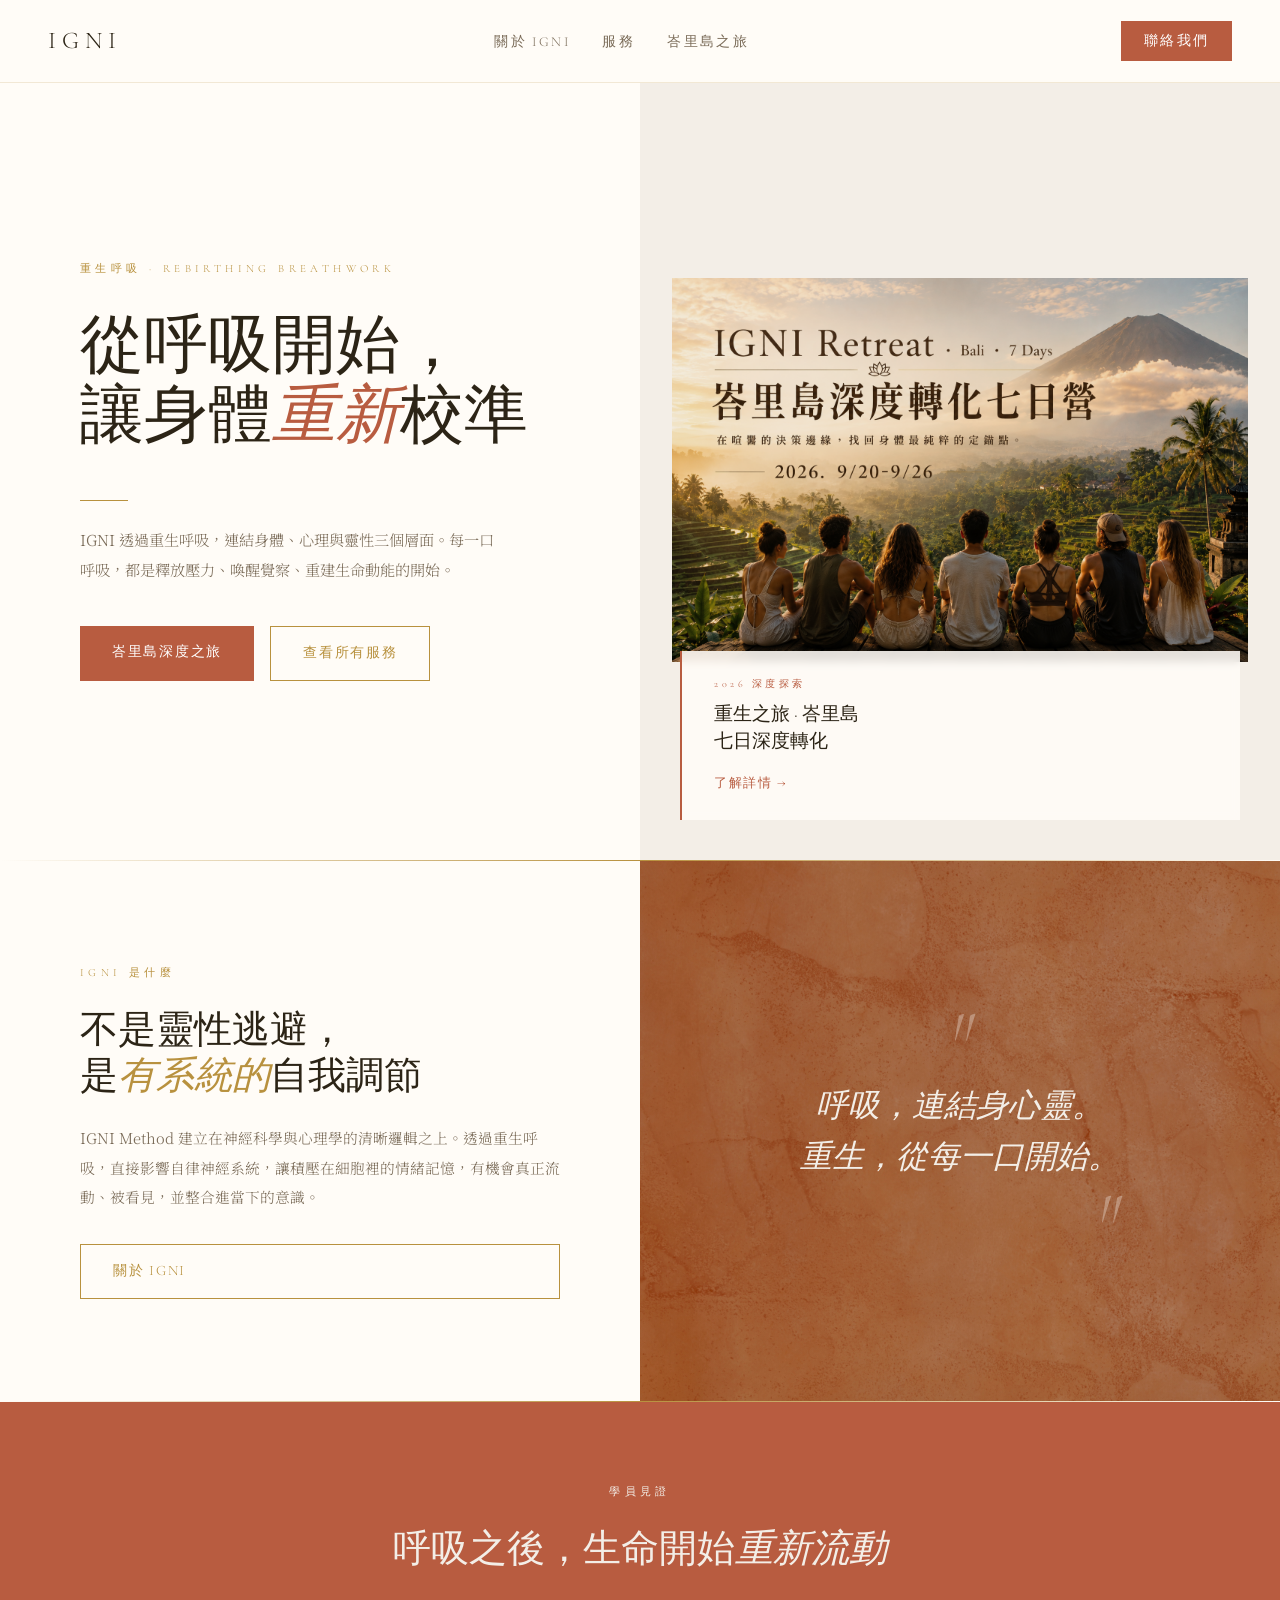
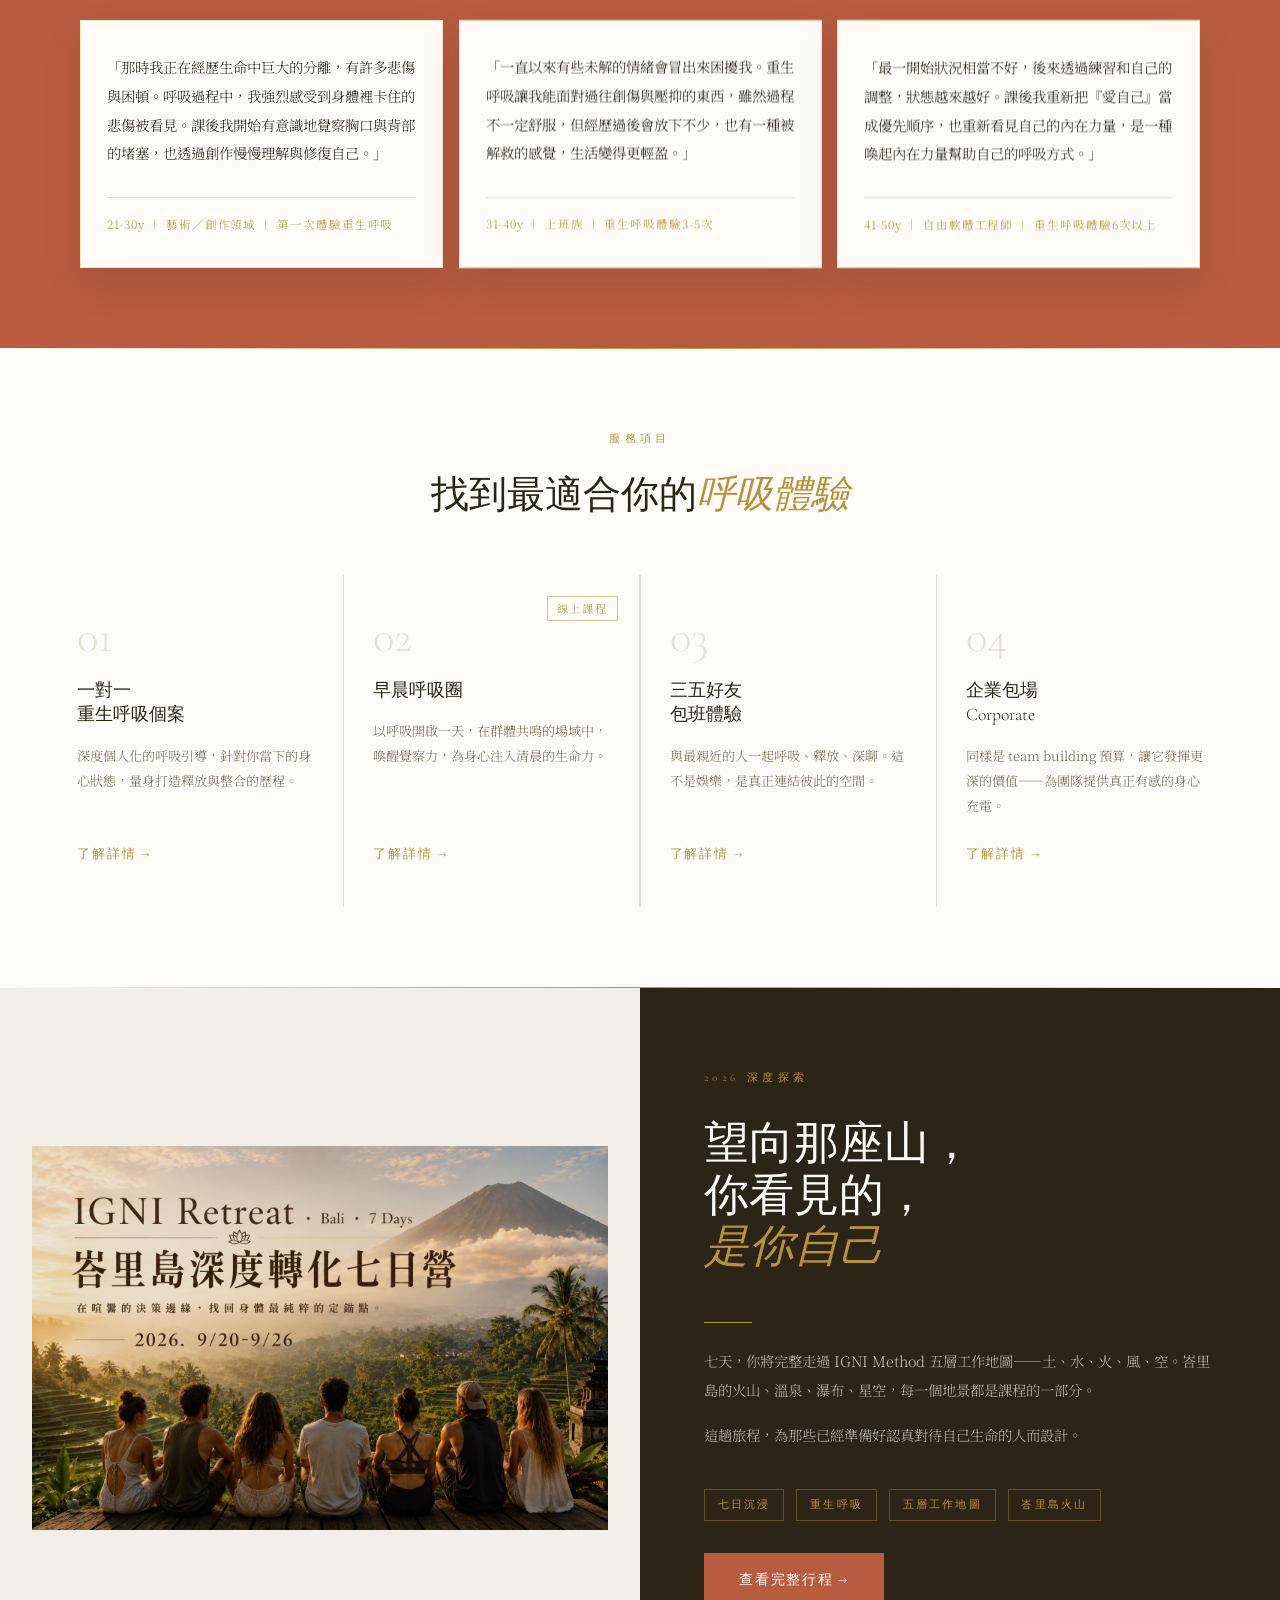
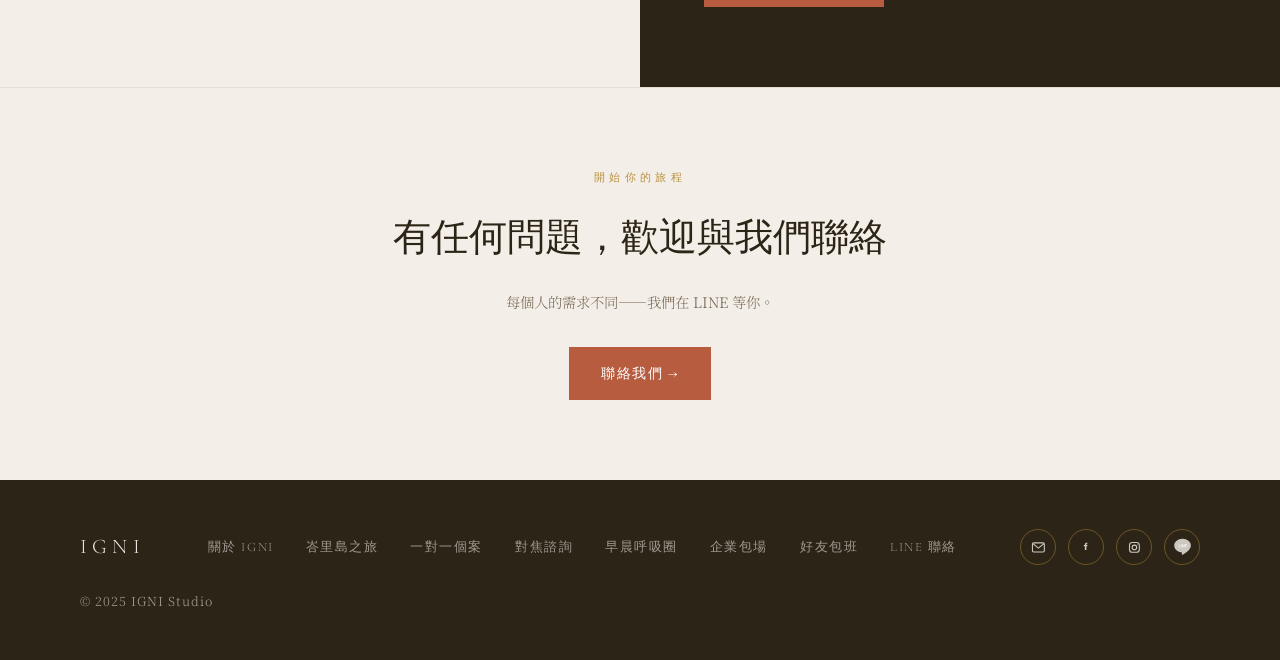
<file: index.html>
<!DOCTYPE html>
<html lang="zh-Hant">
<head>
  <meta charset="UTF-8">
  <meta name="viewport" content="width=device-width, initial-scale=1.0">
  <title>IGNI — 重生呼吸・身心整合</title>
  <link rel="preconnect" href="https://fonts.googleapis.com">
  <link rel="preconnect" href="https://fonts.gstatic.com" crossorigin>
  <link href="https://fonts.googleapis.com/css2?family=Cormorant+Garamond:ital,wght@0,300;0,400;1,300;1,400&family=Noto+Serif+TC:wght@300;400&display=swap" rel="stylesheet">
  <style>
    *, *::before, *::after { box-sizing: border-box; margin: 0; padding: 0; }
    :root {
      --bg: #fffcf7;
      --bg2: #F3EEE7;
      --text: #2C2416;
      --cta: #B85C40;
      --gold: #B8913E;
      --muted: #7a6b58;
      --faint: #e8dfd4;
    }
    html { scroll-behavior: smooth; }
    body {
      background: var(--bg);
      color: var(--text);
      font-family: 'Noto Serif TC', serif;
      font-weight: 300;
      line-height: 1.8;
    }

    /* ── NAV ── */
    nav {
      position: fixed;
      top: 0; left: 0; right: 0;
      z-index: 100;
      display: flex;
      align-items: center;
      justify-content: space-between;
      padding: 1.2rem 3rem;
      background: rgba(255,252,247,0.92);
      backdrop-filter: blur(6px);
      border-bottom: 1px solid rgba(184,145,62,0.18);
    }
    .nav-logo {
      font-family: 'Cormorant Garamond', serif;
      font-weight: 300;
      font-size: 1.5rem;
      letter-spacing: 0.25em;
      color: var(--text);
      text-decoration: none;
      text-transform: uppercase;
    }
    .nav-links {
      display: flex;
      gap: 2rem;
      list-style: none;
    }
    .nav-links a {
      font-family: 'Cormorant Garamond', serif;
      font-size: 0.85rem;
      letter-spacing: 0.18em;
      color: var(--muted);
      text-decoration: none;
      text-transform: uppercase;
      transition: color 0.2s;
    }
    .nav-links a:hover { color: var(--gold); }
    .nav-cta {
      font-family: 'Cormorant Garamond', serif;
      font-size: 0.85rem;
      letter-spacing: 0.18em;
      color: #fff;
      background: var(--cta);
      padding: 0.5rem 1.4rem;
      text-decoration: none;
      text-transform: uppercase;
      transition: opacity 0.2s;
    }
    .nav-cta:hover { opacity: 0.85; }

    /* ── HERO ── */
    .hero {
      min-height: clamp(680px, 100vh, 860px);
      display: grid;
      grid-template-columns: 1fr 1fr;
      padding-top: 80px;
    }
    .hero-left {
      display: flex;
      flex-direction: column;
      justify-content: center;
      padding: 5rem 3rem 5rem 5rem;
    }
    .hero-eyebrow {
      font-family: 'Cormorant Garamond', serif;
      font-size: 11px;
      letter-spacing: 0.4em;
      color: var(--gold);
      text-transform: uppercase;
      margin-bottom: 2rem;
    }
    .hero-title {
      font-family: 'Cormorant Garamond', serif;
      font-weight: 300;
      font-size: clamp(2.8rem, 5vw, 4.2rem);
      line-height: 1.1;
      color: var(--text);
      margin-bottom: 1.5rem;
    }
    .hero-title em {
      font-style: italic;
      color: var(--cta);
    }
    .hero-rule {
      width: 48px;
      height: 1px;
      background: var(--gold);
      margin: 1.5rem 0;
    }
    .hero-body {
      font-size: 0.95rem;
      color: var(--muted);
      line-height: 2;
      max-width: 420px;
      margin-bottom: 2.5rem;
    }
    .hero-ctas {
      display: flex;
      gap: 1rem;
      flex-wrap: wrap;
    }
    .btn-primary {
      display: inline-block;
      background: var(--cta);
      color: #fff;
      font-family: 'Cormorant Garamond', serif;
      font-size: 0.9rem;
      letter-spacing: 0.12em;
      padding: 0.85rem 2rem;
      text-decoration: none;
      transition: opacity 0.2s;
    }
    .btn-primary:hover { opacity: 0.88; }
    .btn-secondary {
      display: inline-block;
      border: 1px solid var(--gold);
      color: var(--gold);
      font-family: 'Cormorant Garamond', serif;
      font-size: 0.9rem;
      letter-spacing: 0.12em;
      padding: 0.85rem 2rem;
      text-decoration: none;
      transition: background 0.2s, color 0.2s;
    }
    .btn-secondary:hover {
      background: var(--gold);
      color: #fff;
    }
    .hero-right {
      position: relative;
      overflow: hidden;
      background: var(--bg2);
      display: flex;
      align-items: center;
      justify-content: center;
    }
    .hero-right img {
      width: 100%;
      height: 100%;
      padding: 2rem;
      object-fit: contain;
      object-position: center center;
      display: block;
      filter: brightness(0.92) sepia(0.12);
    }
    .hero-right-overlay {
      position: absolute;
      bottom: 2.5rem;
      left: 2.5rem;
      right: 2.5rem;
      background: rgba(255,252,247,0.88);
      backdrop-filter: blur(4px);
      padding: 1.5rem 2rem;
      border-left: 2px solid var(--cta);
    }
    .overlay-label {
      font-family: 'Cormorant Garamond', serif;
      font-size: 10px;
      letter-spacing: 0.35em;
      color: var(--cta);
      text-transform: uppercase;
      margin-bottom: 0.5rem;
    }
    .overlay-title {
      font-family: 'Cormorant Garamond', serif;
      font-size: 1.2rem;
      font-weight: 300;
      line-height: 1.4;
      margin-bottom: 0.75rem;
    }
    .overlay-link {
      font-family: 'Cormorant Garamond', serif;
      font-size: 0.82rem;
      letter-spacing: 0.12em;
      color: var(--cta);
      text-decoration: none;
      text-transform: uppercase;
    }
    .overlay-link::after { content: ' →'; }

    /* ── DIVIDER ── */
    .divider {
      height: 1px;
      background: linear-gradient(90deg, transparent, var(--gold), transparent);
      margin: 0;
      border: none;
    }

    /* ── WHAT IS IGNI ── */
    .about-strip {
      display: grid;
      grid-template-columns: 1fr 1fr;
      min-height: 60vh;
    }
    .about-text {
      padding: 5rem;
      display: flex;
      flex-direction: column;
      justify-content: center;
    }
    .section-eyebrow {
      font-family: 'Cormorant Garamond', serif;
      font-size: 11px;
      letter-spacing: 0.4em;
      color: var(--gold);
      text-transform: uppercase;
      margin-bottom: 1.5rem;
    }
    .section-title {
      font-family: 'Cormorant Garamond', serif;
      font-weight: 300;
      font-size: clamp(1.8rem, 3vw, 2.6rem);
      line-height: 1.2;
      margin-bottom: 1.5rem;
    }
    .section-title em { font-style: italic; color: var(--gold); }
    .section-body {
      font-size: 0.92rem;
      color: var(--muted);
      line-height: 2;
      max-width: 480px;
      margin-bottom: 2rem;
    }
    .about-bg {
      background:
        linear-gradient(rgba(44, 36, 22, 0.28), rgba(44, 36, 22, 0.28)),
        url('img/terra.png') center / cover no-repeat;
      display: flex;
      align-items: center;
      justify-content: center;
      padding: 4rem;
    }
    .about-quote {
      font-family: 'Cormorant Garamond', serif;
      font-size: clamp(1.5rem, 2.5vw, 2rem);
      font-style: italic;
      font-weight: 300;
      color: #F3EEE7;
      line-height: 1.6;
      text-align: center;
      position: relative;
      padding: 0 1rem;
    }
    .about-quote::before {
      content: '"';
      display: block;
      font-size: 5rem;
      color: rgba(243,238,231,0.35);
      line-height: 0.6;
      margin-bottom: 1rem;
      font-family: 'Cormorant Garamond', serif;
    }
    .about-quote::after {
      content: '"';
      display: block;
      font-size: 5rem;
      color: rgba(243,238,231,0.35);
      line-height: 0.6;
      margin-top: 1rem;
      font-family: 'Cormorant Garamond', serif;
      text-align: right;
    }

    /* ── TESTIMONIALS ── */
    .testimonials {
      padding: 5rem 3rem;
      background: #B85C40;
    }
    .testimonials-header {
      text-align: center;
      margin-bottom: 3rem;
    }
    .testimonials .section-eyebrow,
    .testimonials .section-title,
    .testimonials .section-title em {
      color: #F3EEE7;
    }
    .testimonials-grid {
      max-width: 1120px;
      margin: 0 auto;
      display: grid;
      grid-template-columns: repeat(3, minmax(0, 1fr));
      gap: 1rem;
    }
    .testimonial-card {
      background: var(--bg);
      border: 1px solid rgba(184,145,62,0.22);
      padding: 2rem 1.6rem;
      min-height: 100%;
      display: flex;
      flex-direction: column;
      justify-content: space-between;
      box-shadow: 0 16px 36px rgba(44,36,22,0.12);
      animation: testimonialFloat 6.8s ease-in-out infinite;
      will-change: transform;
    }
    .testimonial-card:nth-child(2) { animation-delay: -1.4s; }
    .testimonial-card:nth-child(3) { animation-delay: -2.8s; }
    .testimonial-quote {
      color: var(--text);
      font-size: 0.9rem;
      line-height: 2;
    }
    .testimonial-meta {
      margin-top: 1.8rem;
      padding-top: 1rem;
      border-top: 1px solid var(--faint);
      color: var(--gold);
      font-size: 0.72rem;
      letter-spacing: 0.08em;
      line-height: 1.8;
    }
    @keyframes testimonialFloat {
      0%, 100% { transform: translateY(0); }
      50% { transform: translateY(-10px); }
    }
    @media (prefers-reduced-motion: reduce) {
      .testimonial-card { animation: none; }
    }

    /* ── SERVICES ── */
    .services {
      padding: 5rem 3rem;
      background: var(--bg);
    }
    .services-header {
      text-align: center;
      margin-bottom: 3.5rem;
    }
    .services-grid {
      display: grid;
      grid-template-columns: repeat(auto-fit, minmax(240px, 1fr));
      gap: 1.5px;
      background: var(--faint);
    }
    .service-card {
      position: relative;
      background: var(--bg);
      padding: 2.5rem 1.8rem;
      display: flex;
      flex-direction: column;
      min-height: 100%;
      transition: background 0.2s;
    }
    .service-card:hover { background: var(--bg2); }
    .service-badge {
      position: absolute;
      top: 1.35rem;
      right: 1.35rem;
      border: 1px solid rgba(184,145,62,0.55);
      color: var(--gold);
      font-size: 0.7rem;
      letter-spacing: 0.16em;
      line-height: 1;
      padding: 0.35rem 0.55rem;
      white-space: nowrap;
    }
    .service-num {
      font-family: 'Cormorant Garamond', serif;
      font-size: 2.8rem;
      font-weight: 300;
      color: var(--faint);
      line-height: 1;
      margin-bottom: 1.2rem;
    }
    .service-title {
      font-family: 'Cormorant Garamond', serif;
      font-size: 1.1rem;
      font-weight: 300;
      color: var(--text);
      line-height: 1.4;
      margin-bottom: 1rem;
    }
    .service-desc {
      font-size: 0.82rem;
      color: var(--muted);
      line-height: 1.9;
      flex: 1;
      margin-bottom: 1.5rem;
    }
    .service-link {
      font-family: 'Cormorant Garamond', serif;
      font-size: 0.8rem;
      letter-spacing: 0.15em;
      color: var(--gold);
      text-decoration: none;
      text-transform: uppercase;
      border-bottom: 1px solid transparent;
      transition: border-color 0.2s;
      align-self: flex-start;
    }
    .service-link:hover { border-color: var(--gold); }
    .service-link::after { content: ' →'; }

    /* ── BALI RETREAT FEATURE ── */
    .retreat-feature {
      display: grid;
      grid-template-columns: 1fr 1fr;
      min-height: 70vh;
    }
    .retreat-img {
      background: var(--bg2);
      overflow: hidden;
      display: flex;
      align-items: center;
      justify-content: center;
    }
    .retreat-img img {
      width: 100%;
      height: 100%;
      padding: 2rem;
      object-fit: contain;
      filter: brightness(0.9) sepia(0.1);
    }
    .retreat-content {
      background: var(--text);
      padding: 5rem 4rem;
      display: flex;
      flex-direction: column;
      justify-content: center;
    }
    .retreat-eyebrow {
      font-family: 'Cormorant Garamond', serif;
      font-size: 11px;
      letter-spacing: 0.4em;
      color: var(--gold);
      text-transform: uppercase;
      margin-bottom: 2rem;
    }
    .retreat-title {
      font-family: 'Cormorant Garamond', serif;
      font-weight: 300;
      font-size: clamp(2rem, 3.5vw, 3rem);
      line-height: 1.15;
      color: #fffcf7;
      margin-bottom: 1.5rem;
    }
    .retreat-title em { font-style: italic; color: var(--gold); }
    .retreat-rule {
      width: 48px;
      height: 1px;
      background: var(--gold);
      margin: 1.5rem 0;
    }
    .retreat-body {
      font-size: 0.9rem;
      color: rgba(255,252,247,0.7);
      line-height: 2;
      margin-bottom: 1rem;
    }
    .retreat-tags {
      display: flex;
      gap: 0.75rem;
      flex-wrap: wrap;
      margin: 1.5rem 0 2rem;
    }
    .retreat-tag {
      font-family: 'Cormorant Garamond', serif;
      font-size: 11px;
      letter-spacing: 0.2em;
      color: var(--gold);
      border: 1px solid rgba(184,145,62,0.4);
      padding: 0.3rem 0.8rem;
      text-transform: uppercase;
    }
    .retreat-cta {
      display: inline-block;
      background: var(--cta);
      color: #fff;
      font-family: 'Cormorant Garamond', serif;
      font-size: 0.9rem;
      letter-spacing: 0.12em;
      padding: 0.9rem 2.2rem;
      text-decoration: none;
      transition: opacity 0.2s;
      align-self: flex-start;
    }
    .retreat-cta:hover { opacity: 0.88; }

    /* ── CONTACT CTA STRIP ── */
    .contact-strip {
      background: var(--bg2);
      padding: 5rem 3rem;
      text-align: center;
      border-top: 1px solid var(--faint);
    }
    .contact-strip h2 {
      font-family: 'Cormorant Garamond', serif;
      font-weight: 300;
      font-size: clamp(1.8rem, 3vw, 2.5rem);
      margin-bottom: 1rem;
    }
    .contact-strip p {
      font-size: 0.9rem;
      color: var(--muted);
      margin-bottom: 2rem;
    }

    /* ── FOOTER ── */
    footer {
      background: var(--text);
      color: rgba(255,252,247,0.55);
      padding: 3rem 5rem;
      display: flex;
      justify-content: space-between;
      align-items: center;
      flex-wrap: wrap;
      gap: 1.5rem 2rem;
      font-size: 0.78rem;
      letter-spacing: 0.08em;
    }
    .footer-logo {
      font-family: 'Cormorant Garamond', serif;
      font-size: 1.3rem;
      font-weight: 300;
      letter-spacing: 0.25em;
      color: rgba(255,252,247,0.9);
      text-transform: uppercase;
    }
    .footer-links {
      display: flex;
      flex-wrap: wrap;
      justify-content: flex-end;
      gap: 2rem;
      list-style: none;
    }
    .footer-links a {
      color: rgba(255,252,247,0.55);
      text-decoration: none;
      letter-spacing: 0.12em;
      text-transform: uppercase;
      font-family: 'Cormorant Garamond', serif;
      font-size: 0.8rem;
      transition: color 0.2s;
    }
    .footer-links a:hover { color: var(--gold); }
    .footer-contact-links {
      display: flex;
      align-items: center;
      justify-content: center;
      gap: 0.75rem;
      flex-wrap: wrap;
    }
    .footer-contact-link {
      width: 2.25rem;
      height: 2.25rem;
      border: 1px solid rgba(184,145,62,0.46);
      border-radius: 50%;
      display: inline-flex;
      align-items: center;
      justify-content: center;
      color: rgba(255,252,247,0.76);
      text-decoration: none;
      transition: color 0.2s ease, border-color 0.2s ease, transform 0.2s ease;
    }
    .footer-contact-link:hover {
      color: #fffcf7;
      border-color: var(--gold);
      transform: translateY(-1px);
    }
    .footer-contact-link svg {
      width: 1.05rem;
      height: 1.05rem;
      stroke: currentColor;
      stroke-width: 1.55;
      fill: none;
    }
    .footer-contact-link--facebook svg,
    .footer-contact-link--line svg {
      fill: currentColor;
      stroke: none;
    }
    .footer-contact-link--facebook svg {
      width: 0.72rem;
      height: 1.35rem;
    }
    .footer-contact-link--line svg {
      width: 1.55rem;
      height: 1.55rem;
    }

    /* ── RESPONSIVE ── */
    @media (max-width: 860px) {
      nav { padding: 1rem 1.5rem; }
      .nav-links { display: none; }
      .hero { grid-template-columns: 1fr; min-height: auto; }
      .hero-left { padding: 4rem 1.5rem 3rem; }
      .hero-right { height: 60vw; }
      .about-strip { grid-template-columns: 1fr; }
      .about-text { padding: 3rem 1.5rem; }
      .about-bg { padding: 3rem 1.5rem; }
      .testimonials { padding: 3rem 1.5rem; }
      .testimonials-grid { grid-template-columns: 1fr; }
      .services { padding: 3rem 1.5rem; }
      .services-grid { grid-template-columns: 1fr 1fr; }
      .retreat-feature { grid-template-columns: 1fr; }
      .retreat-img { height: 55vw; }
      .retreat-content { padding: 3rem 1.5rem; }
      footer { flex-direction: column; gap: 1.5rem; text-align: center; padding: 2rem 1.5rem; }
      .footer-links { flex-wrap: wrap; justify-content: center; }
    }
    @media (max-width: 520px) {
      .services-grid { grid-template-columns: 1fr; }
      .hero-ctas { flex-direction: column; }
      .btn-primary, .btn-secondary { text-align: center; }
    }
  </style>
</head>
<body>

  <!-- NAV -->
  <nav>
    <a class="nav-logo" href="#">IGNI</a>
    <ul class="nav-links">
      <li><a href="https://asjudy60426-commits.github.io/website/activities/IGNI_about.html">關於 IGNI</a></li>
      <li><a href="#services">服務</a></li>
      <li><a href="#retreat">峇里島之旅</a></li>
    </ul>
    <a class="nav-cta" href="https://line.me/R/ti/p/@012gesap" target="_blank" rel="noopener">聯絡我們</a>
  </nav>

  <!-- HERO -->
  <section class="hero">
    <div class="hero-left">
      <div class="hero-eyebrow">重生呼吸 · Rebirthing Breathwork</div>
      <h1 class="hero-title">
        從呼吸開始，<br>
        讓身體<em>重新</em>校準
      </h1>
      <div class="hero-rule"></div>
      <p class="hero-body">
        IGNI 透過重生呼吸，連結身體、心理與靈性三個層面。每一口呼吸，都是釋放壓力、喚醒覺察、重建生命動能的開始。
      </p>
      <div class="hero-ctas">
        <a class="btn-primary" href="https://asjudy60426-commits.github.io/website/activities/igni_retreat_bali.html" target="_blank">峇里島深度之旅</a>
        <a class="btn-secondary" href="#services">查看所有服務</a>
      </div>
    </div>
    <div class="hero-right">
      <img src="img/bali_封面.png" alt="峇里島重生之旅" onerror="this.style.background='#F3EEE7';this.style.minHeight='100%';">
      <div class="hero-right-overlay">
        <div class="overlay-label">2026 深度探索</div>
        <div class="overlay-title">重生之旅 · 峇里島<br>七日深度轉化</div>
        <a class="overlay-link" href="https://asjudy60426-commits.github.io/website/activities/igni_retreat_bali.html" target="_blank">了解詳情</a>
      </div>
    </div>
  </section>

  <hr class="divider">

  <!-- ABOUT -->
  <section class="about-strip">
    <div class="about-text">
      <div class="section-eyebrow">IGNI 是什麼</div>
      <h2 class="section-title">不是靈性逃避，<br>是<em>有系統的</em>自我調節</h2>
      <p class="section-body">
        IGNI Method 建立在神經科學與心理學的清晰邏輯之上。透過重生呼吸，直接影響自律神經系統，讓積壓在細胞裡的情緒記憶，有機會真正流動、被看見，並整合進當下的意識。
      </p>
      <a class="btn-secondary" href="https://asjudy60426-commits.github.io/website/activities/IGNI_about.html" target="_blank">關於 IGNI</a>
    </div>
    <div class="about-bg">
      <blockquote class="about-quote">
        呼吸，連結身心靈。<br>重生，從每一口開始。
      </blockquote>
    </div>
  </section>

  <hr class="divider">

  <!-- TESTIMONIALS -->
  <section class="testimonials">
    <div class="testimonials-header">
      <div class="section-eyebrow">學員見證</div>
      <h2 class="section-title" style="margin:0 auto;max-width:520px;text-align:center;">呼吸之後，生命開始<em>重新流動</em></h2>
    </div>
    <div class="testimonials-grid">
      <article class="testimonial-card">
        <p class="testimonial-quote">
          「那時我正在經歷生命中巨大的分離，有許多悲傷與困頓。呼吸過程中，我強烈感受到身體裡卡住的悲傷被看見。課後我開始有意識地覺察胸口與背部的堵塞，也透過創作慢慢理解與修復自己。」
        </p>
        <p class="testimonial-meta">21-30y ｜ 藝術／創作領域 ｜ 第一次體驗重生呼吸</p>
      </article>
      <article class="testimonial-card">
        <p class="testimonial-quote">
          「一直以來有些未解的情緒會冒出來困擾我。重生呼吸讓我能面對過往創傷與壓抑的東西，雖然過程不一定舒服，但經歷過後會放下不少，也有一種被解救的感覺，生活變得更輕盈。」
        </p>
        <p class="testimonial-meta">31-40y ｜ 上班族 ｜ 重生呼吸體驗3-5次</p>
      </article>
      <article class="testimonial-card">
        <p class="testimonial-quote">
          「最一開始狀況相當不好，後來透過練習和自己的調整，狀態越來越好。課後我重新把『愛自己』當成優先順序，也重新看見自己的內在力量，是一種喚起內在力量幫助自己的呼吸方式。」
        </p>
        <p class="testimonial-meta">41-50y ｜ 自由軟體工程師 ｜ 重生呼吸體驗6次以上</p>
      </article>
    </div>
  </section>

  <hr class="divider">

  <!-- SERVICES -->
  <section class="services" id="services">
    <div class="services-header">
      <div class="section-eyebrow">服務項目</div>
      <h2 class="section-title" style="margin:0 auto;max-width:500px;text-align:center;">找到最適合你的<em>呼吸體驗</em></h2>
    </div>
    <div class="services-grid">

      <div class="service-card">
        <div class="service-num">01</div>
        <div class="service-title">一對一<br>重生呼吸個案</div>
        <p class="service-desc">深度個人化的呼吸引導，針對你當下的身心狀態，量身打造釋放與整合的歷程。</p>
        <a class="service-link" href="https://asjudy60426-commits.github.io/website/activities/igni_1on1session.html" target="_blank">了解詳情</a>
      </div>

      <div class="service-card">
        <div class="service-badge">線上課程</div>
        <div class="service-num">02</div>
        <div class="service-title">早晨呼吸圈</div>
        <p class="service-desc">以呼吸開啟一天，在群體共鳴的場域中，喚醒覺察力，為身心注入清晨的生命力。</p>
        <a class="service-link" href="https://asjudy60426-commits.github.io/website/activities/morning_breath_circle.html" target="_blank">了解詳情</a>
      </div>

      <div class="service-card">
        <div class="service-num">03</div>
        <div class="service-title">三五好友<br>包班體驗</div>
        <p class="service-desc">與最親近的人一起呼吸、釋放、深聊。這不是娛樂，是真正連結彼此的空間。</p>
        <a class="service-link" href="https://asjudy60426-commits.github.io/website/activities/igni_friends" target="_blank">了解詳情</a>
      </div>

      <div class="service-card">
        <div class="service-num">04</div>
        <div class="service-title">企業包場<br>Corporate</div>
        <p class="service-desc">同樣是 team building 預算，讓它發揮更深的價值——為團隊提供真正有感的身心充電。</p>
        <a class="service-link" href="https://asjudy60426-commits.github.io/website/activities/igni_corporate" target="_blank">了解詳情</a>
      </div>

    </div>
  </section>

  <hr class="divider">

  <!-- RETREAT FEATURE -->
  <section class="retreat-feature" id="retreat">
    <div class="retreat-img">
      <img src="img/bali_封面.png" alt="峇里島七日深度轉化" onerror="this.style.background='#2C2416';">
    </div>
    <div class="retreat-content">
      <div class="retreat-eyebrow">2026 深度探索</div>
      <h2 class="retreat-title">
        望向那座山，<br>
        你看見的，<br>
        <em>是你自己</em>
      </h2>
      <div class="retreat-rule"></div>
      <p class="retreat-body">七天，你將完整走過 IGNI Method 五層工作地圖——土、水、火、風、空。峇里島的火山、溫泉、瀑布、星空，每一個地景都是課程的一部分。</p>
      <p class="retreat-body">這趟旅程，為那些已經準備好認真對待自己生命的人而設計。</p>
      <div class="retreat-tags">
        <span class="retreat-tag">七日沉浸</span>
        <span class="retreat-tag">重生呼吸</span>
        <span class="retreat-tag">五層工作地圖</span>
        <span class="retreat-tag">峇里島火山</span>
      </div>
      <a class="retreat-cta" href="https://asjudy60426-commits.github.io/website/activities/igni_retreat_bali.html" target="_blank">查看完整行程 →</a>
    </div>
  </section>

  <!-- CONTACT STRIP -->
  <section class="contact-strip">
    <div class="section-eyebrow" style="margin-bottom:1rem;">開始你的旅程</div>
    <h2>有任何問題，歡迎與我們聯絡</h2>
    <p>每個人的需求不同——我們在 LINE 等你。</p>
    <a class="btn-primary" href="https://line.me/R/ti/p/@012gesap" target="_blank" rel="noopener">聯絡我們 →</a>
  </section>

  <!-- FOOTER -->
  <footer>
    <span class="footer-logo">IGNI</span>
    <ul class="footer-links">
      <li><a href="https://asjudy60426-commits.github.io/website/activities/IGNI_about.html" target="_blank">關於 IGNI</a></li>
      <li><a href="https://asjudy60426-commits.github.io/website/activities/igni_retreat_bali.html" target="_blank">峇里島之旅</a></li>
      <li><a href="https://asjudy60426-commits.github.io/website/activities/igni_1on1session.html" target="_blank">一對一個案</a></li>
      <li><a href="https://asjudy60426-commits.github.io/website/activities/igni_conscious_consultation.html" target="_blank">對焦諮詢</a></li>
      <li><a href="https://asjudy60426-commits.github.io/website/activities/morning_breath_circle.html" target="_blank">早晨呼吸圈</a></li>
      <li><a href="https://asjudy60426-commits.github.io/website/activities/igni_corporate" target="_blank">企業包場</a></li>
      <li><a href="https://asjudy60426-commits.github.io/website/activities/igni_friends" target="_blank">好友包班</a></li>
      <li><a href="https://line.me/R/ti/p/@012gesap" target="_blank">LINE 聯絡</a></li>
    </ul>
    <div class="footer-contact-links" aria-label="聯絡方式">
      <a class="footer-contact-link" href="mailto:igni@igni-tw.com" aria-label="Email">
        <svg viewBox="0 0 24 24" aria-hidden="true">
          <rect x="3.5" y="5.5" width="17" height="13" rx="1.8"></rect>
          <path d="m4.5 7 7.5 6 7.5-6"></path>
        </svg>
      </a>
      <a class="footer-contact-link footer-contact-link--facebook" href="https://www.facebook.com/feillarebirthingbreathwork/" target="_blank" aria-label="Facebook">
        <svg viewBox="0 0 24 24" aria-hidden="true">
          <path d="M15.6 8.1h-2.2V6.7c0-.6.4-.8.8-.8h1.3V3.6l-1.9-.1c-2.1 0-3.5 1.3-3.5 3.6v1H8v2.6h2.1v7.8h3.3v-7.8h1.9l.3-2.6Z"></path>
        </svg>
      </a>
      <a class="footer-contact-link" href="https://www.instagram.com/feilla_rebirthingbreathwork?igsh=MTR3ZHFhN3RiMHFrbQ%3D%3D&amp;utm_source=qr" target="_blank" aria-label="Instagram">
        <svg viewBox="0 0 24 24" aria-hidden="true">
          <rect x="5" y="5" width="14" height="14" rx="4"></rect>
          <circle cx="12" cy="12" r="3.25"></circle>
          <circle cx="16.4" cy="7.8" r="0.55" fill="currentColor" stroke="none"></circle>
        </svg>
      </a>
      <a class="footer-contact-link footer-contact-link--line" href="https://line.me/R/ti/p/@012gesap" target="_blank" aria-label="Line">
        <svg viewBox="0 0 48 48" aria-hidden="true">
          <path d="M40.4 20.5c0-7.2-7.2-13-16.1-13S8.2 13.3 8.2 20.5c0 6.5 5.7 12 13.4 13.1.5.1 1.2.3 1.4.8.2.4.1 1 .1 1.4l-.2 1.3c-.1.4-.3 1.6 1.4.9 1.7-.7 9.1-5.4 12.4-9.2 2.3-2.5 3.7-5 3.7-8.3Z"></path>
          <path fill="currentColor" d="M18.1 18.1h-1.3v5.7h3.7v-1.2h-2.4v-4.5Zm4.3 0h-1.3v5.7h1.3v-5.7Zm5.8 0h-1.3v3.4l-2.5-3.4h-1.2v5.7h1.3v-3.5l2.6 3.5h1.1v-5.7Zm4.5 1.2v-1.2h-3.8v5.7h3.8v-1.2h-2.5v-1.1h2.3v-1.2h-2.3v-1h2.5Z"></path>
        </svg>
      </a>
    </div>
    <span>© 2025 IGNI Studio</span>
  </footer>

</body>
</html>
</file>
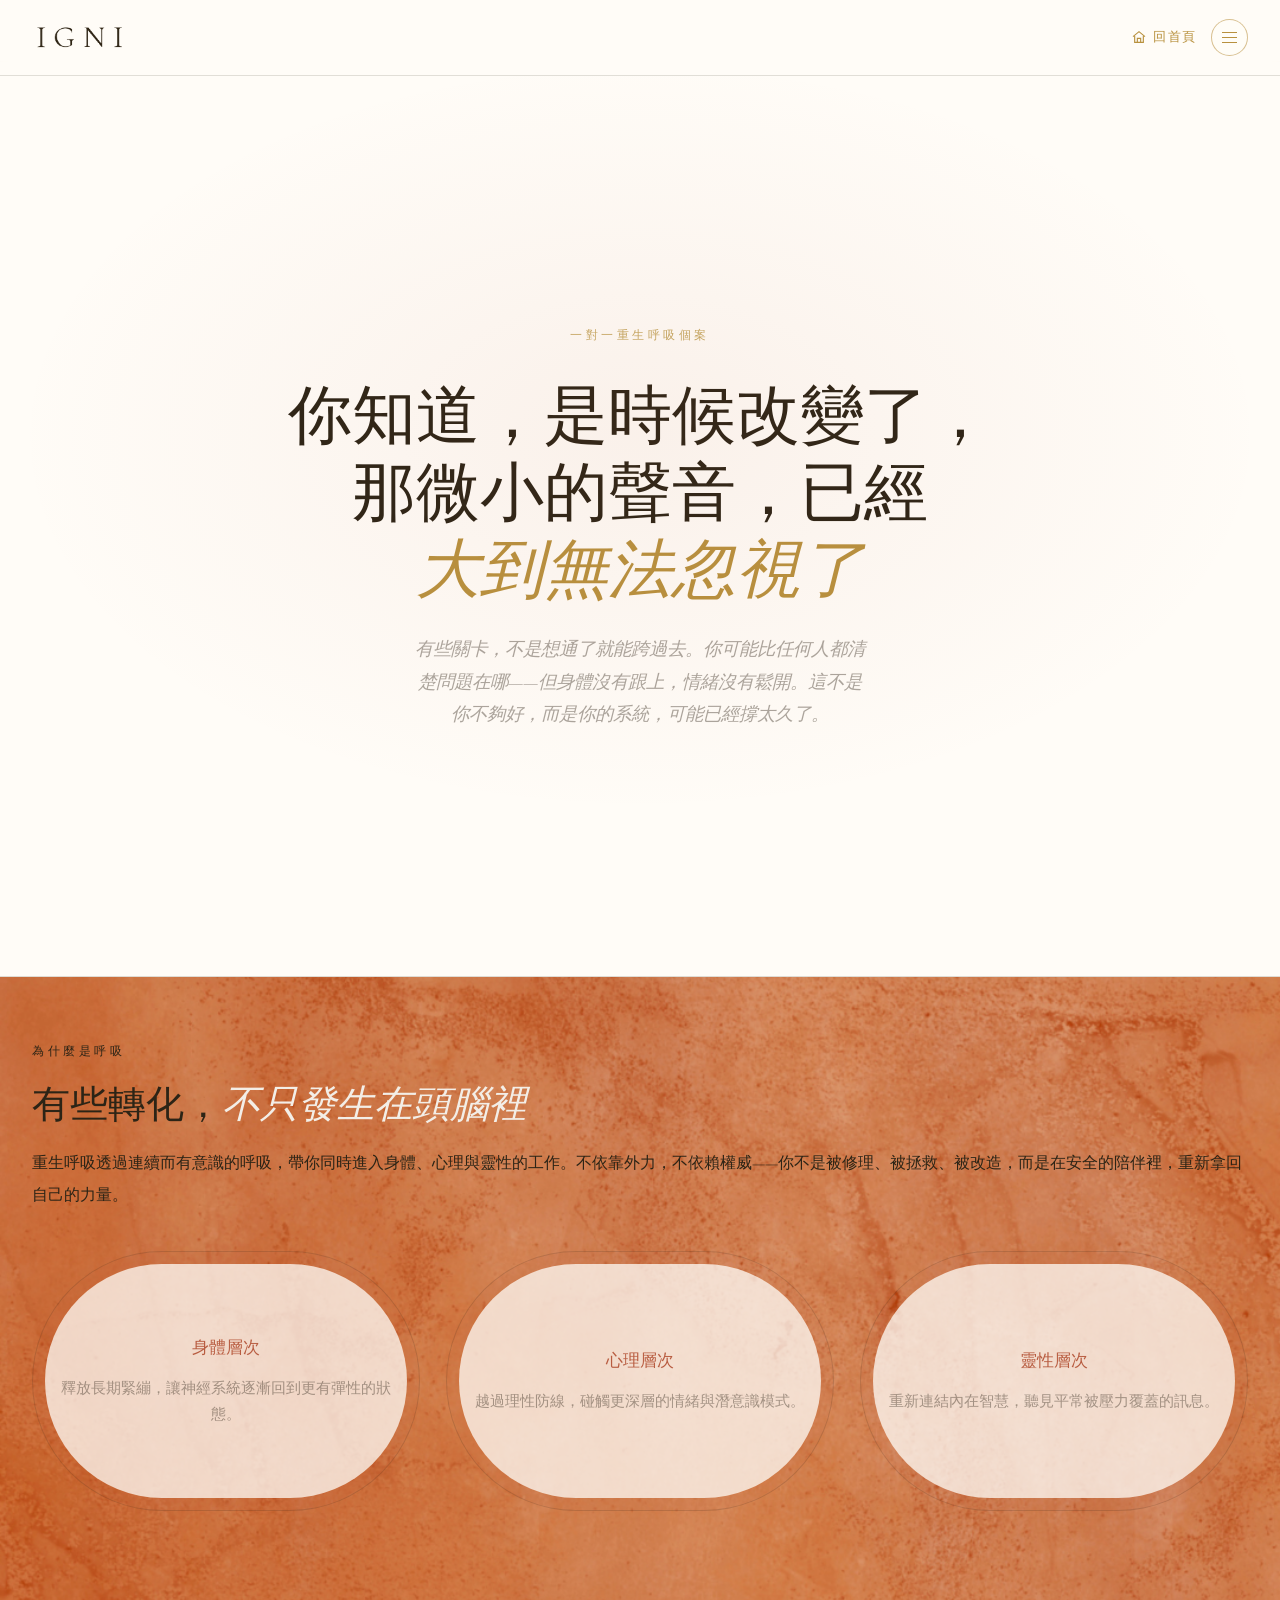
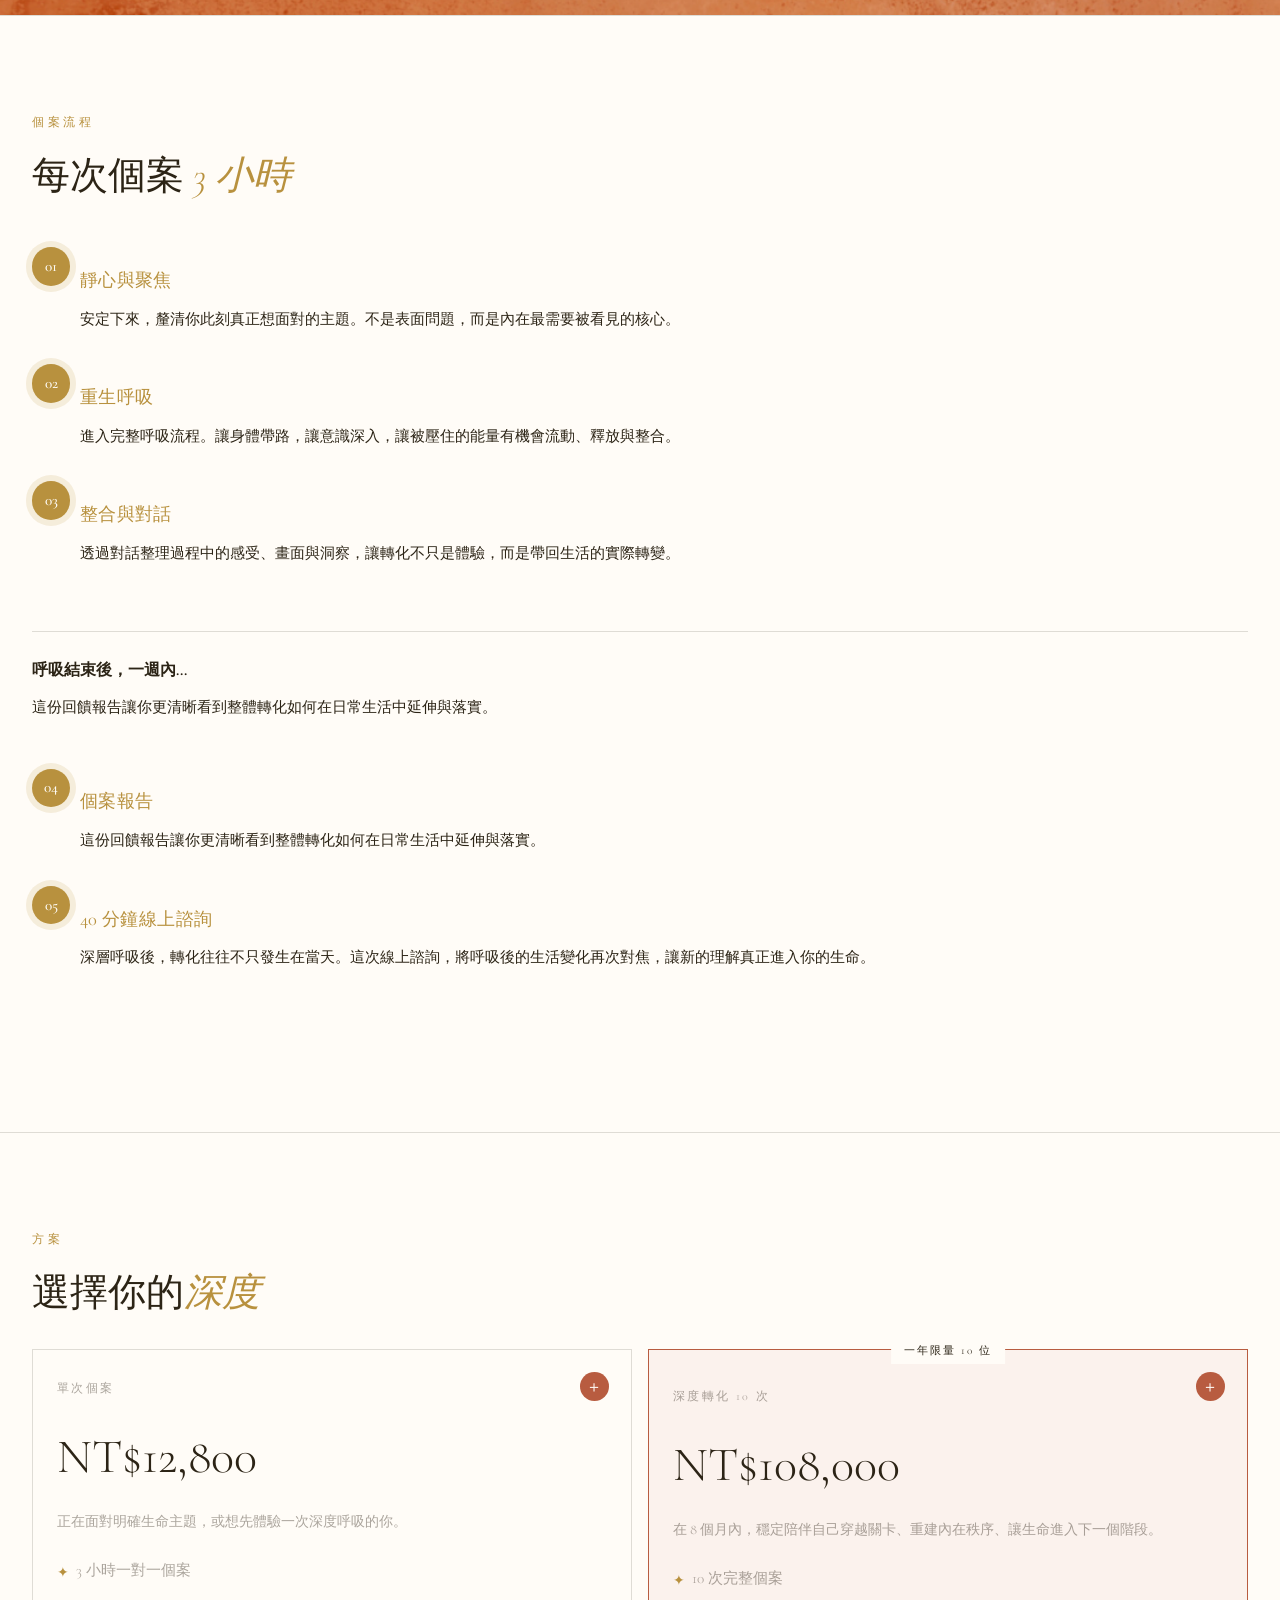
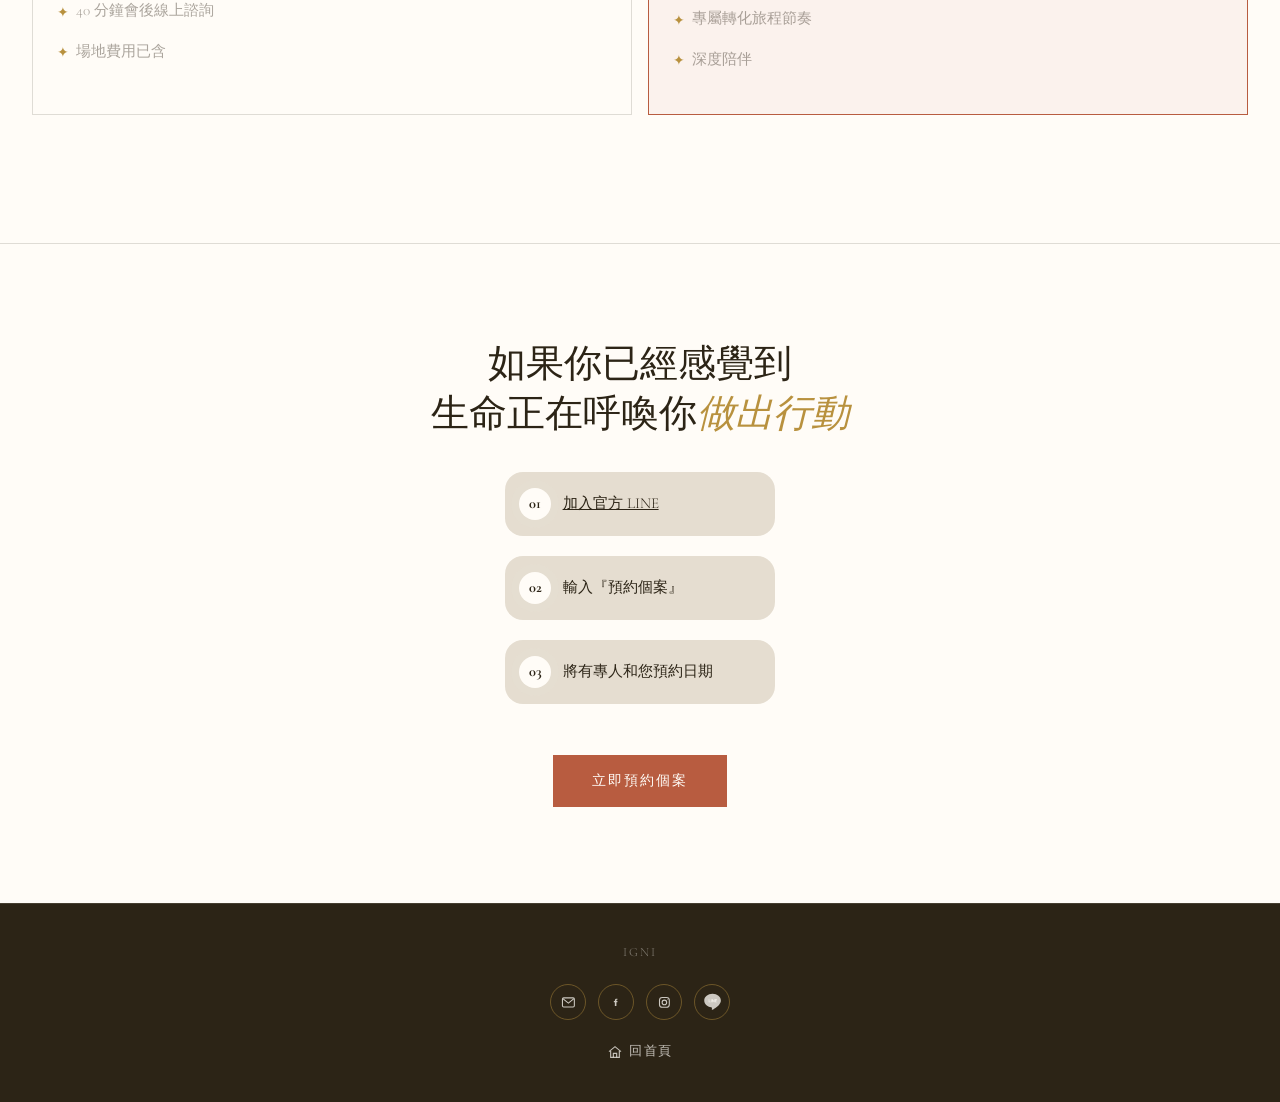
<file: activities/igni_1on1session.html>
<!DOCTYPE html>
<html lang="zh-Hant">
<head>
  <meta charset="UTF-8">
  <meta name="viewport" content="width=device-width, initial-scale=1.0">
  <title>一對一重生呼吸個案 · IGNI</title>
  <link rel="preconnect" href="https://fonts.googleapis.com">
  <link rel="preconnect" href="https://fonts.gstatic.com" crossorigin>
  <link href="https://fonts.googleapis.com/css2?family=Cormorant+Garamond:ital,wght@0,300;0,400;0,500;1,300;1,400&amp;display=swap" rel="stylesheet">
  <style>
    *,*::before,*::after{box-sizing:border-box;margin:0;padding:0}

    :root{
      --cream:#fffcf7;
      --cream2:#F3EEE7;
      --ink:#2C2416;
      --cta:#B85C40;
      --dot:#B8913E;
      --gold:#B8913E;
      --ink40:rgba(44,36,22,0.4);
      --ink15:rgba(44,36,22,0.15);
      --max-w:760px;
      --font:'Cormorant Garamond',serif;
    }

    html{scroll-behavior:smooth}

    body{background:var(--cream);color:var(--ink);font-family:var(--font);font-weight:300;line-height:1.75;overflow-x:hidden}

    .serif{font-family:var(--font)}

    nav{position:fixed;top:0;left:0;right:0;z-index:100;padding:1.25rem 2.5rem;display:flex;align-items:center;justify-content:space-between;background:rgba(255,252,247,0.92);backdrop-filter:blur(8px);border-bottom:0.5px solid var(--ink15)}

    .nav-logo{font-size:1.1rem;letter-spacing:.18em;font-weight:400;color:var(--ink);text-decoration:none}
    .nav-logo span{color:var(--gold)}

    .nav-cta{font-family:var(--font);font-size:.85rem;letter-spacing:.12em;color:var(--cta);border:0.5px solid var(--cta);padding:.4rem 1.1rem;text-decoration:none;transition:all .25s}
    .nav-cta:hover{background:var(--cta);color:var(--cream)}

    .hero{min-height:100vh;display:flex;flex-direction:column;align-items:center;justify-content:center;padding:8rem 2rem 5rem;text-align:center;position:relative;overflow:hidden}
    .hero::before{content:'';position:absolute;inset:0;background:radial-gradient(ellipse 70% 60% at 50% 40%,rgba(184,92,64,0.07) 0%,transparent 70%);pointer-events:none}

    .hero-eyebrow{font-size:.78rem;letter-spacing:.28em;color:var(--gold);text-transform:uppercase;margin-bottom:2rem;opacity:.8}
    .hero-h1{font-size:clamp(2.6rem,5vw,4.2rem);font-weight:300;line-height:1.2;max-width:720px;margin-bottom:1.5rem}
    .hero-h1 em{font-style:italic;color:var(--gold)}
    .hero-sub{font-size:1.15rem;color:var(--ink40);max-width:460px;margin-bottom:2.8rem;font-style:italic}

    .divider-line{width:40px;height:1px;background:var(--gold);margin:0 auto 2.8rem;opacity:.6}
    .sep{border:none;height:1px;background:var(--ink15);margin:0}

    .section{padding:6rem 2rem}
    .section-inner{max-width:var(--max-w);margin:0 auto}
    .section-label{font-size:.75rem;letter-spacing:.3em;color:var(--gold);text-transform:uppercase;margin-bottom:1.2rem;display:block}
    .section-h2{font-size:clamp(1.8rem,3vw,2.6rem);font-weight:300;line-height:1.25;margin-bottom:1.2rem}
    .section-h2 em{font-style:italic;color:var(--gold)}
    .section-desc,.body-text,.phase-desc,.layer-body,.pricing-desc,.cta-note{color:var(--ink40)}
    .section-desc{font-size:1.05rem;margin-bottom:3.5rem;font-style:italic}
    .body-text{font-size:1rem;margin-bottom:1.5rem;line-height:1.95}

    .circle-grid{display:grid;grid-template-columns:repeat(3,minmax(0,1fr));gap:1.6rem;margin:2.5rem 0}
    .circle-card{border:0.5px solid var(--ink15);background:rgba(184,92,64,0.06);border-radius:999px;min-height:260px;display:flex;flex-direction:column;align-items:center;justify-content:center;text-align:center;padding:2.4rem 1.4rem;position:relative;animation:floatCircle 6s ease-in-out infinite;transition:transform .3s}
    .circle-card:hover{transform:translateY(-6px)}
    .circle-card::before{content:'';position:absolute;inset:12px;border-radius:999px;background:rgba(255,252,247,0.75)}
    .circle-title{position:relative;font-size:1.05rem;font-weight:400;color:var(--cta);margin-bottom:.85rem}
    .circle-text{position:relative;font-size:.95rem;line-height:1.7;color:var(--ink40)}
    @keyframes floatCircle{0%,100%{transform:translateY(0)}50%{transform:translateY(-8px)}}

    .process-grid{margin:2.5rem 0;padding-left:0}
    .process-item{position:relative;padding:1.5rem 0 1.5rem 3rem}
    .process-item::before{content:attr(data-step);position:absolute;left:0;top:.45rem;width:2.4rem;height:2.4rem;border-radius:50%;background:var(--dot);color:var(--cream);display:flex;align-items:center;justify-content:center;font-weight:500;font-size:.95rem;box-shadow:0 0 0 6px rgba(184,145,62,0.15)}
    .process-step{display:flex;align-items:center;gap:.8rem;margin-bottom:.6rem;font-size:1.15rem;letter-spacing:.02em;color:var(--gold);font-weight:400}
    .process-step strong{font-weight:500;color:var(--gold)}
    .process-desc{font-size:.95rem;line-height:1.8}
    .process-break{margin:2.5rem 0;padding-top:1.5rem;border-top:1px solid rgba(44,36,22,0.15)}
    .process-break strong{display:block;margin-bottom:.6rem;color:var(--ink);font-size:1rem}
    .process-break .process-desc{margin-top:.25rem}

    .pricing-wrap{display:grid;grid-template-columns:repeat(2,minmax(0,1fr));gap:1rem;margin:2rem 0}
    .pricing-card{background:var(--cream);border:0.5px solid var(--ink15);padding:1.75rem 1.5rem;position:relative}
    .pricing-card.featured{border:1.5px solid var(--cta);background:rgba(184,92,64,0.06)}
    .why-section{background:url("../img/terra.png") center/cover no-repeat;background-size:cover;padding:4rem 2rem;border-radius:0;width:100vw;position:relative;left:50%;right:50%;margin-left:-50vw;margin-right:-50vw}
    .why-section .section-label,.why-section .section-h2,.why-section .body-text{color:var(--ink)}
    .why-section .section-h2 em{color:var(--cream2)}
    details.pricing-extra{position:absolute;top:1.4rem;right:1.4rem;max-width:170px;text-align:right}
    details.pricing-extra summary{list-style:none;cursor:pointer;display:inline-flex;align-items:center;justify-content:center;width:1.8rem;height:1.8rem;border-radius:50%;background:var(--cta);color:var(--cream);font-weight:500;border:none;transition:background .25s}
    details.pricing-extra summary::-webkit-details-marker{display:none}
    details.pricing-extra[open] summary{background:#9e4e34}
    details.pricing-extra p{font-size:.85rem;color:#7A7060;line-height:1.6;margin:0;padding:.95rem 1rem .6rem 1.2rem;background:var(--cream2);border-radius:12px;position:relative;text-align:left}
    details.pricing-extra p.pricing-lines{padding:.95rem 1rem .95rem 1.6rem}
    details.pricing-extra p.pricing-lines span{display:block;padding-left:1.4rem;position:relative;margin-bottom:.5rem}
    details.pricing-extra p.pricing-lines span:before{content:'✦';color:#7A7060;position:absolute;left:0;top:0.12rem;font-size:.9rem}
    details.pricing-extra p.centered{padding:.75rem 1rem;text-align:center}
    details.pricing-extra summary{list-style:none;cursor:pointer;display:inline-flex;align-items:center;justify-content:center;width:1.8rem;height:1.8rem;border-radius:50%;background:var(--cta);color:var(--cream);font-weight:500;border:none;transition:background .25s}
    .pricing-badge{position:absolute;top:-13px;left:50%;transform:translateX(-50%);font-size:.7rem;letter-spacing:.18em;text-transform:uppercase;padding:.25rem .8rem;background:var(--cream);color:var(--ink);white-space:nowrap}
    .pricing-label{font-size:.75rem;letter-spacing:.2em;text-transform:uppercase;color:var(--ink40);margin-bottom:1rem}
    .pricing-price{font-size:3rem;font-weight:300;color:var(--ink);margin-bottom:.75rem}
    .pricing-price span{font-size:.85rem;color:var(--ink40)}
    .pricing-desc{font-size:.9rem;line-height:1.55;margin-bottom:1.5rem}
    .pricing-items{font-size:.95rem;line-height:1.8;color:var(--ink40)}
    .pricing-items p{display:flex;align-items:flex-start;gap:.45rem;padding-left:1.2rem;position:relative;margin-bottom:.8rem}
    .pricing-items p:before{content:'✦';color:var(--gold);position:absolute;left:0;top:0.15rem;font-size:0.9rem}

    .cta-section{padding:6rem 2rem;max-width:var(--max-w);margin:0 auto;text-align:center}
    .cta-h{font-size:clamp(1.8rem,3vw,2.8rem);font-weight:300;line-height:1.3;margin-bottom:1rem}
    .cta-h em{font-style:italic;color:var(--gold)}
    .cta-note{font-size:.95rem;margin-bottom:2rem;line-height:1.9;color:var(--ink40)}
    .flow-list{display:grid;grid-template-columns:1fr;gap:1.25rem;margin-top:2rem;margin-bottom:1.6rem;width:100%;max-width:640px;margin-left:auto;margin-right:auto}
    .flow-step{display:flex;align-items:center;justify-content:flex-start;gap:1rem;position:relative;padding:0.9rem 1rem 0.9rem 3.2rem;background:#E5DDD0;border-radius:18px;color:#2C2416;min-height:64px;height:auto;text-align:left;width:270px;margin-left:auto;margin-right:auto}
    .flow-step::before{content:attr(data-step);position:absolute;left:0.9rem;top:50%;transform:translateY(-50%);width:2rem;height:2rem;border-radius:50%;background:var(--cream);color:#2C2416;display:flex;align-items:center;justify-content:center;font-size:.9rem;font-weight:700;box-shadow:0 0 0 8px rgba(229,221,208,0.45)}
    .flow-step::after{content:none}
    .flow-step:hover{background:#D8CDBD}
    .flow-step span,.flow-step a{font-size:.95rem;line-height:1.55;display:block;color:#2C2416;margin-left:0.4rem}
    .cta-btn{display:inline-block;font-family:var(--font);font-size:.9rem;letter-spacing:.15em;color:var(--cream);background:var(--cta);border:none;padding:.85rem 2.4rem;text-decoration:none;cursor:pointer;transition:all .25s;text-transform:uppercase;margin-top:1.6rem}
    .cta-btn:hover{background:#9e4e34}

    footer{background:var(--ink);padding:1.5rem 2.5rem;display:flex;justify-content:center;align-items:center;border-top:0.5px solid rgba(255,252,247,0.1)}
    footer p,footer{font-size:.75rem;letter-spacing:.12em;color:rgba(255,252,247,0.35);text-transform:uppercase}

    @media(max-width:640px){.pricing-wrap{grid-template-columns:1fr}.hero{padding:3.5rem 1.25rem 3rem}.section{padding:3.5rem 1.25rem}.cta-section{padding:3.5rem 1.25rem}nav{padding:1.2rem 1.25rem}}
    @media(max-width:520px){.hero-h1{font-size:2rem}.circle-grid{grid-template-columns:1fr}.flow-list{grid-template-columns:1fr}.pricing-extra{position:static;max-width:none;text-align:left;flex-direction:row;gap:.75rem;margin-bottom:1rem}}
  

/* SHARED SITE NAVIGATION */
.site-nav,
.site-nav * ,
.site-footer,
.site-footer * { box-sizing: border-box; }
.site-nav {
  position: sticky;
  top: 0;
  z-index: 1000;
  display: flex;
  align-items: center;
  justify-content: space-between;
  gap: 1rem;
  min-height: 76px;
  padding: 1rem 2rem;
  background: rgba(255,252,247,0.94);
  border-bottom: 1px solid rgba(44,36,22,0.14);
  backdrop-filter: blur(8px);
}
.site-logo {
  display: inline-flex;
  align-items: center;
  text-decoration: none;
  line-height: 1;
}
.site-logo img {
  display: block;
  width: 96px;
  height: auto;
}
.site-nav-actions {
  display: flex;
  align-items: center;
  gap: 0.9rem;
}
.site-home-link {
  display: inline-flex;
  align-items: center;
  gap: 0.4rem;
  color: #B8913E;
  text-decoration: none;
  font-size: 0.82rem;
  letter-spacing: 0.12em;
  white-space: nowrap;
  transition: color 0.2s ease, opacity 0.2s ease;
}
.site-home-link:hover { color: #B85C40; }
.site-home-link svg {
  width: 1rem;
  height: 1rem;
  stroke: currentColor;
  stroke-width: 1.7;
  fill: none;
}
.site-menu {
  position: relative;
  line-height: 1;
}
.site-menu summary {
  width: 2.3rem;
  height: 2.3rem;
  border: 1px solid rgba(184,145,62,0.55);
  border-radius: 50%;
  display: inline-flex;
  flex-direction: column;
  align-items: center;
  justify-content: center;
  gap: 4px;
  cursor: pointer;
  list-style: none;
  background: rgba(255,252,247,0.75);
}
.site-menu summary::-webkit-details-marker { display: none; }
.site-menu summary span {
  width: 15px;
  height: 1px;
  background: #B8913E;
  display: block;
}
.site-menu-panel {
  position: absolute;
  top: calc(100% + 0.75rem);
  right: 0;
  min-width: 240px;
  padding: 0.75rem 0;
  background: #fffcf7;
  border: 1px solid rgba(184,145,62,0.32);
  box-shadow: 0 18px 44px rgba(44,36,22,0.12);
}
.site-menu-panel a {
  display: block;
  padding: 0.65rem 1rem;
  color: #2C2416;
  text-decoration: none;
  font-size: 0.86rem;
  line-height: 1.5;
  letter-spacing: 0.04em;
  white-space: nowrap;
}
.site-menu-panel a:hover {
  color: #B85C40;
  background: #F3EEE7;
}
.site-footer {
  background: #2C2416;
  padding: 2.4rem 2rem;
  border-top: 1px solid rgba(255,252,247,0.12);
}
.site-footer-inner {
  width: 100%;
  max-width: 980px;
  margin: 0 auto;
  display: flex;
  flex-direction: column;
  align-items: center;
  gap: 1.25rem;
  text-align: center;
}
.site-footer-brand {
  color: rgba(255,252,247,0.42);
  font-size: 0.78rem;
  letter-spacing: 0.18em;
  text-transform: uppercase;
}
.site-footer-services {
  display: flex;
  justify-content: center;
  gap: 0.8rem 1.25rem;
  flex-wrap: wrap;
  width: 100%;
}
.site-footer-services a {
  color: rgba(255,252,247,0.68);
  text-decoration: none;
  font-size: 0.82rem;
  letter-spacing: 0.06em;
  line-height: 1.6;
  transition: color 0.2s ease, transform 0.2s ease;
}
.site-footer-services a:hover {
  color: #fffcf7;
  transform: translateY(-1px);
}
.site-contact-links {
  display: flex;
  align-items: center;
  justify-content: center;
  gap: 0.75rem;
  flex-wrap: wrap;
}
.site-contact-link {
  width: 2.25rem;
  height: 2.25rem;
  border: 1px solid rgba(184,145,62,0.46);
  border-radius: 50%;
  display: inline-flex;
  align-items: center;
  justify-content: center;
  color: rgba(255,252,247,0.76);
  text-decoration: none;
  transition: color 0.2s ease, border-color 0.2s ease, transform 0.2s ease;
}
.site-contact-link:hover {
  color: #fffcf7;
  border-color: #B8913E;
  transform: translateY(-1px);
}
.site-contact-link svg {
  width: 1.05rem;
  height: 1.05rem;
  stroke: currentColor;
  stroke-width: 1.55;
  fill: none;
}
.site-contact-link .site-contact-text {
  font-size: 0.68rem;
  letter-spacing: 0.08em;
  color: currentColor;
}
.site-contact-link--facebook svg,
.site-contact-link--line svg {
  fill: currentColor;
  stroke: none;
}
.site-contact-link--facebook svg {
  width: 0.72rem;
  height: 1.35rem;
}
.site-contact-link--line svg {
  width: 1.55rem;
  height: 1.55rem;
}
.site-footer .site-home-link { color: rgba(255,252,247,0.72); }
.site-footer .site-home-link:hover { color: #fffcf7; }
@media (max-width: 640px) {
  .site-nav {
    min-height: 68px;
    padding: 0.85rem 1rem;
  }
  .site-logo img { width: 82px; }
  .site-home-link span { display: none; }
  .site-menu-panel {
    position: fixed;
    top: 68px;
    right: 1rem;
    left: 1rem;
    min-width: 0;
  }
  .site-menu-panel a {
    white-space: normal;
    text-align: left;
  }
  .site-footer-inner {
    align-items: stretch;
    text-align: left;
  }
  .site-footer-services {
    justify-content: flex-start;
  }
  .site-footer-services a {
    width: calc(50% - 0.625rem);
  }
  .site-footer .site-home-link span { display: inline; }
}

</style>
</head>
<body>

  <nav class="site-nav" aria-label="主要導覽">
  <a class="site-logo" href="https://asjudy60426-commits.github.io/website/" aria-label="回到 IGNI 首頁">
    <img src="../img/黑色logo.PNG" alt="IGNI">
  </a>
  <div class="site-nav-actions">
    <a class="site-home-link" href="https://asjudy60426-commits.github.io/website/" aria-label="回首頁">
        <svg viewBox="0 0 24 24" aria-hidden="true">
          <path d="M3 11.5 12 4l9 7.5"></path>
          <path d="M5.5 10.5V20h13v-9.5"></path>
          <path d="M9.5 20v-6h5v6"></path>
        </svg>
      <span>回首頁</span>
    </a>
    <details class="site-menu">
      <summary aria-label="開啟服務選單">
        <span></span>
        <span></span>
        <span></span>
      </summary>
      <div class="site-menu-panel">
        <a href="https://asjudy60426-commits.github.io/website/activities/igni_retreat_bali.html">峇里島深度轉化之旅</a>
        <a href="https://asjudy60426-commits.github.io/website/activities/morning_breath_circle.html">早晨呼吸圈</a>
        <a href="https://asjudy60426-commits.github.io/website/activities/igni_corporate">企業包班</a>
        <a href="https://asjudy60426-commits.github.io/website/activities/igni_friends">三五好友包班</a>
        <a href="https://asjudy60426-commits.github.io/website/activities/igni_1on1session.html">一對一重生呼吸個案</a>
        <a href="https://asjudy60426-commits.github.io/website/activities/igni_conscious_consultation.html">對焦諮詢</a>
        <a href="https://asjudy60426-commits.github.io/website/activities/IGNI_about.html">關於 IGNI</a>
        <a href="https://line.me/R/ti/p/@012gesap">聯絡我們</a>
      </div>
    </details>
  </div>
</nav>

  <!-- HERO -->
  <div class="hero">
    <p class="hero-eyebrow">一對一重生呼吸個案</p>
    <h1 class="hero-h1 serif">
      你知道，是時候改變了，<br>
      那微小的聲音，已經<br>
      <em>大到無法忽視了</em>
    </h1>
    <p class="hero-sub">有些關卡，不是想通了就能跨過去。你可能比任何人都清楚問題在哪——但身體沒有跟上，情緒沒有鬆開。這不是你不夠好，而是你的系統，可能已經撐太久了。</p>
  </div>

  <hr class="sep">

  <!-- WHY BREATHWORK -->
  <div class="section why-section">
    <p class="section-label">為什麼是呼吸</p>
    <h2 class="section-h2 serif">有些轉化，<em>不只發生在頭腦裡</em></h2>
    <p class="body-text">重生呼吸透過連續而有意識的呼吸，帶你同時進入身體、心理與靈性的工作。不依靠外力，不依賴權威——你不是被修理、被拯救、被改造，而是在安全的陪伴裡，重新拿回自己的力量。</p>

    <div class="circle-grid">
      <div class="circle-card">
        <p class="circle-title">身體層次</p>
        <p class="circle-text">釋放長期緊繃，讓神經系統逐漸回到更有彈性的狀態。</p>
      </div>
      <div class="circle-card">
        <p class="circle-title">心理層次</p>
        <p class="circle-text">越過理性防線，碰觸更深層的情緒與潛意識模式。</p>
      </div>
      <div class="circle-card">
        <p class="circle-title">靈性層次</p>
        <p class="circle-text">重新連結內在智慧，聽見平常被壓力覆蓋的訊息。</p>
      </div>
    </div>
  </div>

  <hr class="sep">

  <!-- PROCESS -->
  <div class="section">
    <p class="section-label">個案流程</p>
    <h2 class="section-h2 serif">每次個案 <em>3 小時</em></h2>

    <div class="process-grid">
      <div class="process-item" data-step="01">
        <div class="process-step">靜心與聚焦</div>
        <p class="process-desc">安定下來，釐清你此刻真正想面對的主題。不是表面問題，而是內在最需要被看見的核心。</p>
      </div>
      <div class="process-item" data-step="02">
        <div class="process-step">重生呼吸</div>
        <p class="process-desc">進入完整呼吸流程。讓身體帶路，讓意識深入，讓被壓住的能量有機會流動、釋放與整合。</p>
      </div>
      <div class="process-item" data-step="03">
        <div class="process-step">整合與對話</div>
        <p class="process-desc">透過對話整理過程中的感受、畫面與洞察，讓轉化不只是體驗，而是帶回生活的實際轉變。</p>
      </div>
      <div class="process-break">
        <strong>呼吸結束後，一週內...</strong>
        <p class="process-desc">這份回饋報告讓你更清晰看到整體轉化如何在日常生活中延伸與落實。</p>
      </div>
      <div class="process-item" data-step="04">
        <div class="process-step">個案報告</div>
        <p class="process-desc">這份回饋報告讓你更清晰看到整體轉化如何在日常生活中延伸與落實。</p>
      </div>
      <div class="process-item" data-step="05">
        <div class="process-step">40 分鐘線上諮詢</div>
        <p class="process-desc">深層呼吸後，轉化往往不只發生在當天。這次線上諮詢，將呼吸後的生活變化再次對焦，讓新的理解真正進入你的生命。</p>
      </div>
    </div>
  </div>

  <hr class="sep">

  <!-- PRICING -->
  <div class="section">
    <p class="section-label">方案</p>
    <h2 class="section-h2 serif">選擇你的<em>深度</em></h2>

    <div class="pricing-wrap">
      <div class="pricing-card">
        <details class="pricing-extra">
          <summary>＋</summary>
          <p class="pricing-lines">
            <span>場地位在台北地區，近古亭捷運站。</span>
            <span>外縣市需另收車馬費。</span>
            <span>到府服務需另收場地淨化費（NT. 3000）。</span>
          </p>
        </details>
        <p class="pricing-label">單次個案</p>
        <p class="pricing-price">NT$12,800</p>
        <p class="pricing-desc">正在面對明確生命主題，或想先體驗一次深度呼吸的你。</p>
        <div class="pricing-items">
          <p>3 小時一對一個案</p>
          <p>40 分鐘會後線上諮詢</p>
          <p>場地費用已含</p>
        </div>
      </div>
      <div class="pricing-card featured">
        <span class="pricing-badge">一年限量 10 位</span>
        <details class="pricing-extra">
          <summary>＋</summary>
          <p class="centered">須於 8 個月內完成。</p>
        </details>
        <p class="pricing-label" style="margin-top:0.5rem">深度轉化 10 次</p>
        <p class="pricing-price">NT$108,000</p>
        <p class="pricing-desc">在 8 個月內，穩定陪伴自己穿越關卡、重建內在秩序、讓生命進入下一個階段。</p>
        <div class="pricing-items">
          <p>10 次完整個案</p>
          <p>專屬轉化旅程節奏</p>
          <p>深度陪伴</p>
        </div>
      </div>
    </div>
  </div>

  <hr class="sep">

  <!-- CTA -->
  <div class="cta-section">
    <h2 class="cta-h serif">
      如果你已經感覺到<br>
      生命正在呼喚你<em>做出行動</em>
    </h2>
    <div class="flow-list">
      <div class="flow-step" data-step="01"><a href="https://line.me/R/ti/p/@012gesap" target="_blank">加入官方 LINE</a></div>
      <div class="flow-step" data-step="02"><span>輸入『預約個案』</span></div>
      <div class="flow-step" data-step="03"><span>將有專人和您預約日期</span></div>
    </div>
    <a class="cta-btn" href="https://line.me/R/ti/p/@012gesap">立即預約個案</a>
  </div>

  <footer class="site-footer">
  <div class="site-footer-inner">
    <div class="site-footer-brand">IGNI</div>
    <nav class="site-footer-services" aria-label="IGNI 服務連結">
      <a href="https://asjudy60426-commits.github.io/website/activities/igni_retreat_bali.html">峇里島深度轉化之旅</a>
      <a href="https://asjudy60426-commits.github.io/website/activities/morning_breath_circle.html">早晨呼吸圈</a>
      <a href="https://asjudy60426-commits.github.io/website/activities/igni_corporate">企業包班</a>
      <a href="https://asjudy60426-commits.github.io/website/activities/igni_friends">三五好友包班</a>
      <a href="https://asjudy60426-commits.github.io/website/activities/igni_1on1session.html">一對一重生呼吸個案</a>
        <a href="https://asjudy60426-commits.github.io/website/activities/igni_conscious_consultation.html">對焦諮詢</a>
      <a href="https://asjudy60426-commits.github.io/website/activities/IGNI_about.html">關於 IGNI</a>
      <a href="https://line.me/R/ti/p/@012gesap">聯絡我們</a>
    </nav>
    <div class="site-contact-links" aria-label="聯絡方式">
      <a class="site-contact-link" href="mailto:igni@igni-tw.com" aria-label="Email">
        <svg viewBox="0 0 24 24" aria-hidden="true">
          <rect x="3.5" y="5.5" width="17" height="13" rx="1.8"></rect>
          <path d="m4.5 7 7.5 6 7.5-6"></path>
        </svg>
      </a>
      <a class="site-contact-link site-contact-link--facebook" href="https://www.facebook.com/feillarebirthingbreathwork/" aria-label="Facebook">
        <svg viewBox="0 0 24 24" aria-hidden="true">
          <path d="M15.6 8.1h-2.2V6.7c0-.6.4-.8.8-.8h1.3V3.6l-1.9-.1c-2.1 0-3.5 1.3-3.5 3.6v1H8v2.6h2.1v7.8h3.3v-7.8h1.9l.3-2.6Z"></path>
        </svg>
      </a>
      <a class="site-contact-link" href="https://www.instagram.com/feilla_rebirthingbreathwork?igsh=MTR3ZHFhN3RiMHFrbQ%3D%3D&amp;utm_source=qr" aria-label="Instagram">
        <svg viewBox="0 0 24 24" aria-hidden="true">
          <rect x="5" y="5" width="14" height="14" rx="4"></rect>
          <circle cx="12" cy="12" r="3.25"></circle>
          <circle cx="16.4" cy="7.8" r="0.55" fill="currentColor" stroke="none"></circle>
        </svg>
      </a>
      <a class="site-contact-link site-contact-link--line" href="https://line.me/R/ti/p/@012gesap" aria-label="Line">
        <svg viewBox="0 0 48 48" aria-hidden="true">
          <path d="M40.4 20.5c0-7.2-7.2-13-16.1-13S8.2 13.3 8.2 20.5c0 6.5 5.7 12 13.4 13.1.5.1 1.2.3 1.4.8.2.4.1 1 .1 1.4l-.2 1.3c-.1.4-.3 1.6 1.4.9 1.7-.7 9.1-5.4 12.4-9.2 2.3-2.5 3.7-5 3.7-8.3Z"></path>
          <path fill="currentColor" d="M18.1 18.1h-1.3v5.7h3.7v-1.2h-2.4v-4.5Zm4.3 0h-1.3v5.7h1.3v-5.7Zm5.8 0h-1.3v3.4l-2.5-3.4h-1.2v5.7h1.3v-3.5l2.6 3.5h1.1v-5.7Zm4.5 1.2v-1.2h-3.8v5.7h3.8v-1.2h-2.5v-1.1h2.3v-1.2h-2.3v-1h2.5Z"></path>
        </svg>
      </a>
    </div>
    <a class="site-home-link" href="https://asjudy60426-commits.github.io/website/" aria-label="回首頁">
        <svg viewBox="0 0 24 24" aria-hidden="true">
          <path d="M3 11.5 12 4l9 7.5"></path>
          <path d="M5.5 10.5V20h13v-9.5"></path>
          <path d="M9.5 20v-6h5v6"></path>
        </svg>
      <span>回首頁</span>
    </a>
  </div>
</footer>

</body>
</html>
</file>
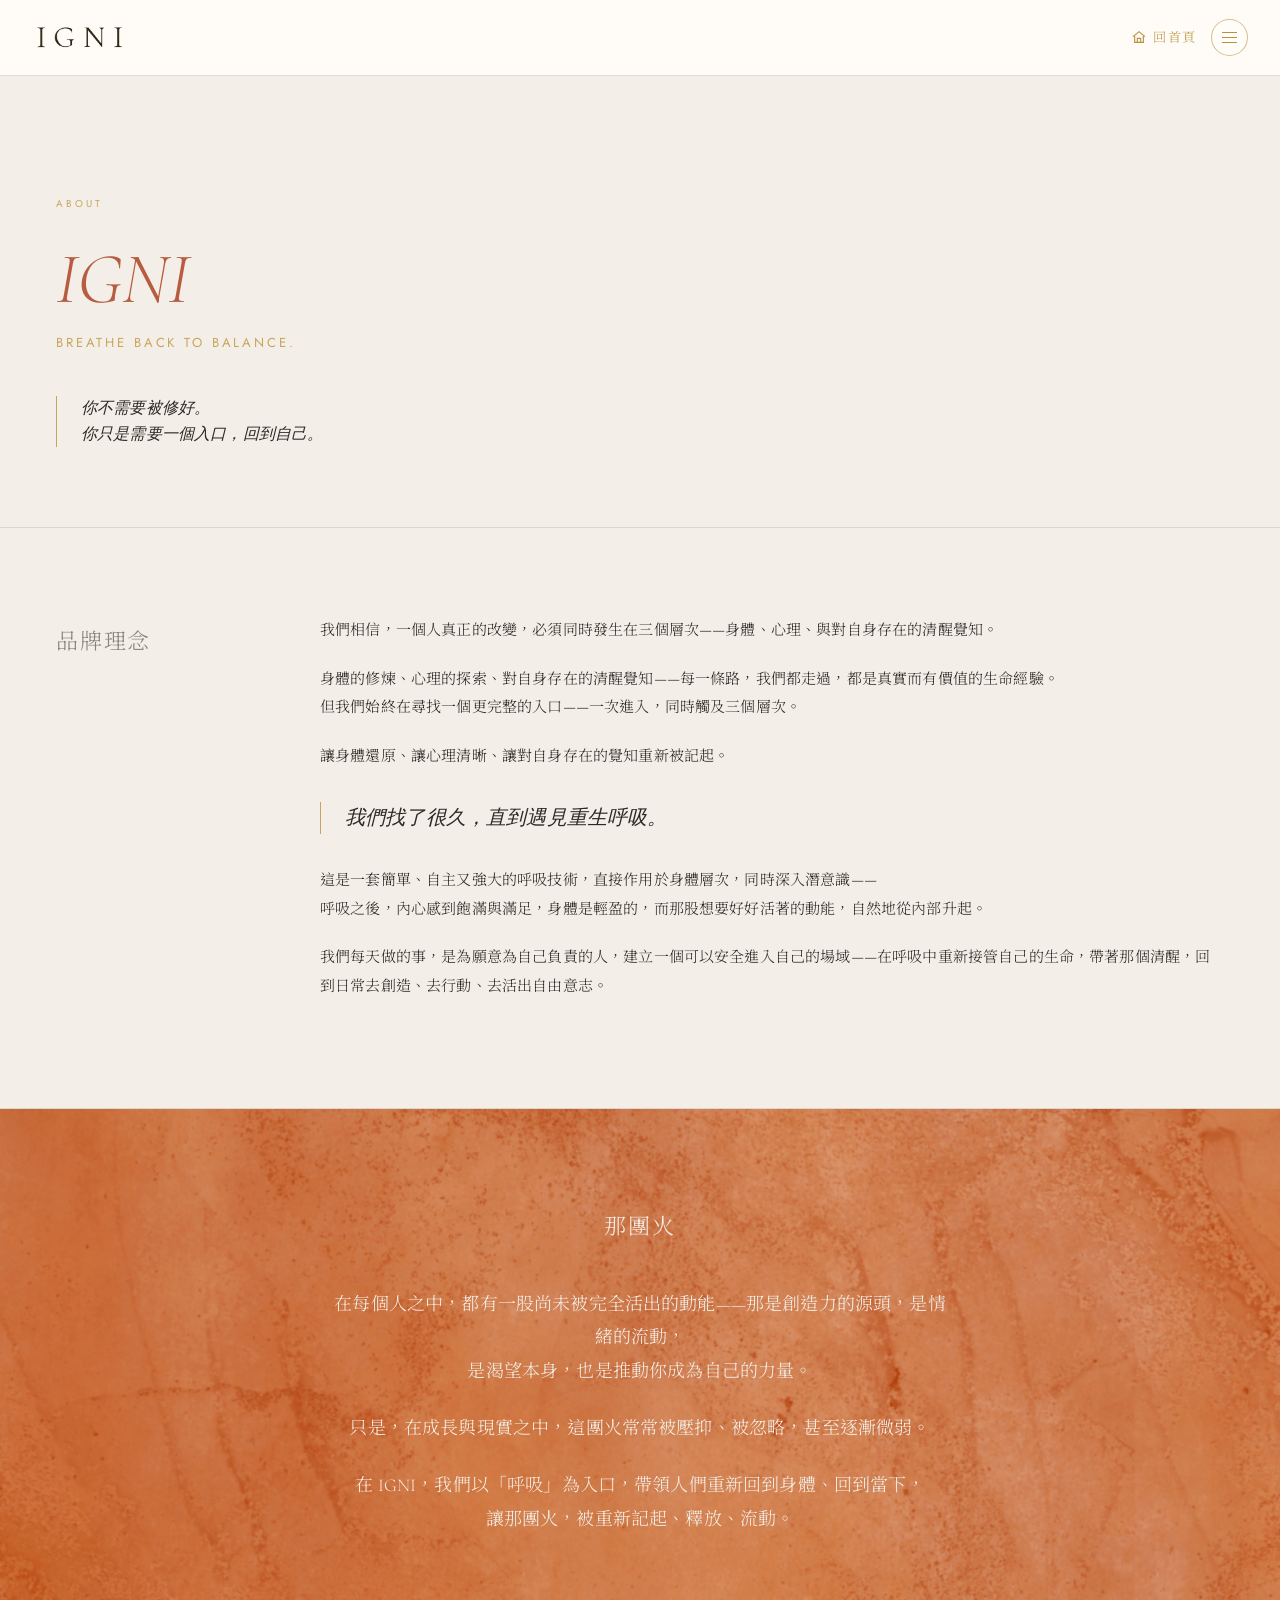
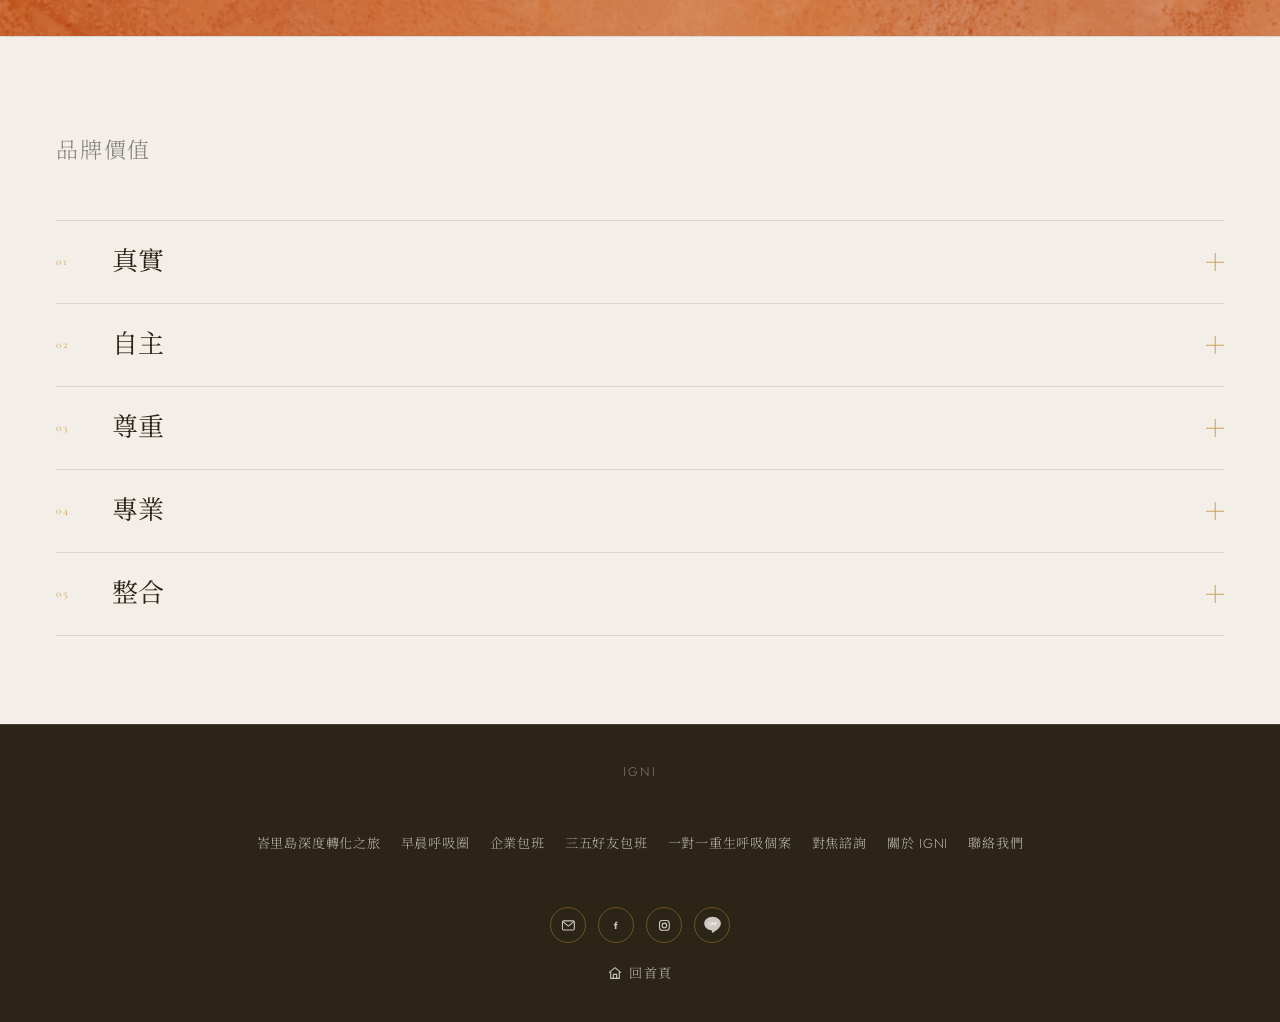
<file: activities/IGNI_about.html>
<!DOCTYPE html>
<html lang="zh-Hant">
<head>
  <meta charset="UTF-8" />
  <meta name="viewport" content="width=device-width, initial-scale=1.0" />
  <title>IGNI — About</title>
  <link rel="preconnect" href="https://fonts.googleapis.com" />
  <link rel="preconnect" href="https://fonts.gstatic.com" crossorigin />
  <link href="https://fonts.googleapis.com/css2?family=Cormorant:ital,wght@0,300;0,400;0,500;1,300;1,400&amp;family=Jost:wght@300;400;500&amp;family=Noto+Serif+TC:wght@300;400&amp;display=swap" rel="stylesheet" />
  <style>
    *, *::before, *::after { box-sizing: border-box; margin: 0; padding: 0; }

    :root {
      --ease-breathe: cubic-bezier(0.25, 0.46, 0.45, 0.94);
      --ease-settle:  cubic-bezier(0.16, 1, 0.3, 1);
      --ease-precise: cubic-bezier(0.4, 0, 0.2, 1);
    }

    body {
      background: #F3EEE7;
      font-family: 'Jost', 'Noto Serif TC', sans-serif;
      font-weight: 300;
      color: #2C2A25;
      letter-spacing: 0.01em;
      -webkit-font-smoothing: antialiased;
    }

    /* NAV */
    nav {
      display: flex;
      justify-content: space-between;
      align-items: center;
      padding: 32px 56px;
      border-bottom: 0.5px solid rgba(44,42,37,0.15);
    }

    .nav-logo {
      font-family: 'Cormorant', serif;
      font-size: 22px;
      font-weight: 400;
      letter-spacing: 0.25em;
      color: #2C2A25;
      text-decoration: none;
    }

    .nav-links {
      display: flex;
      gap: 40px;
      list-style: none;
    }

    .nav-links a {
      font-family: 'Jost', sans-serif;
      font-size: 11px;
      font-weight: 400;
      letter-spacing: 0.15em;
      color: #2C2A25;
      text-decoration: none;
      text-transform: uppercase;
      transition: color 320ms var(--ease-precise);
    }

    .nav-links li.active a {
      color: #C9A55A;
      border-bottom: 0.5px solid #C9A55A;
      padding-bottom: 2px;
    }

    /* HERO */
    .hero {
      padding: 120px 56px 80px;
      max-width: 860px;
    }

    .hero-label {
      font-size: 10px;
      font-weight: 400;
      letter-spacing: 0.3em;
      color: #C9A55A;
      text-transform: uppercase;
      margin-bottom: 32px;
    }

    .hero-title {
      font-family: 'Cormorant', 'Noto Serif TC', serif;
      font-size: 72px;
      font-weight: 300;
      line-height: 1.0;
      color: #2C2A25;
      margin-bottom: 18px;
      letter-spacing: -0.01em;
    }

    .hero-title em {
      font-style: italic;
      color: #B85C40;
    }

    .hero-slogan {
      font-family: 'Jost', sans-serif;
      font-size: 13px;
      font-weight: 400;
      letter-spacing: 0.22em;
      color: #C9A55A;
      text-transform: uppercase;
      margin-bottom: 44px;
    }

    .hero-statement {
      font-family: 'Cormorant', serif;
      font-size: 16px;
      font-weight: 300;
      font-style: italic;
      line-height: 1.6;
      color: #2C2A25;
      max-width: 560px;
      border-left: 0.5px solid #C9A55A;
      padding-left: 24px;
    }

    /* DIVIDER */
    hr {
      border: none;
      border-top: 0.5px solid rgba(44,42,37,0.12);
    }

    /* SECTION */
    .section {
      padding: 88px 56px;
    }

    .section-grid {
      display: grid;
      grid-template-columns: 200px 1fr;
      gap: 64px;
      align-items: start;
    }

    .section-label {
      font-family: 'Cormorant', 'Noto Serif TC', serif;
      font-size: 22px;
      font-weight: 300;
      letter-spacing: 0.08em;
      color: rgba(44,42,37,0.55);
      text-transform: none;
      padding-top: 8px;
    }

    .belief-text {
      font-size: 15px;
      font-weight: 300;
      line-height: 1.9;
      color: #2C2A25;
      margin-bottom: 20px;
    }

    .belief-highlight {
      font-family: 'Cormorant', serif;
      font-size: 20px;
      font-weight: 300;
      font-style: italic;
      line-height: 1.6;
      color: #2C2A25;
      border-left: 0.5px solid #C9A55A;
      padding-left: 24px;
      margin: 32px 0;
    }

    /* FIRE SECTION */
    .fire-section {
      background: url('../img/terra.png') center/cover no-repeat;
      padding: 100px 56px;
      text-align: center;
    }

    .fire-inner {
      max-width: 620px;
      margin: 0 auto;
    }

    .fire-overline {
      font-family: 'Cormorant', 'Noto Serif TC', serif;
      font-size: 22px;
      font-weight: 300;
      letter-spacing: 0.08em;
      color: #F3EEE7;
      text-transform: none;
      margin-bottom: 48px;
    }

    .fire-para {
      font-family: 'Cormorant', 'Noto Serif TC', serif;
      font-size: 18px;
      font-weight: 300;
      line-height: 1.85;
      color: #F3EEE7;
      margin-bottom: 24px;
    }

    .fire-para:last-child { margin-bottom: 0; }

    /* VALUES — ACCORDION */
    .values-section {
      padding: 88px 56px;
    }

    .values-header {
      margin-bottom: 56px;
    }

    .values-grid {
      display: flex;
      flex-direction: column;
      border-top: 0.5px solid rgba(44,42,37,0.12);
    }

    .value-item {
      border-bottom: 0.5px solid rgba(44,42,37,0.12);
      cursor: pointer;
      overflow: hidden;
    }

    .value-header {
      display: flex;
      align-items: center;
      gap: 28px;
      padding: 28px 0;
      user-select: none;
    }

    .value-num {
      font-family: 'Cormorant', serif;
      font-size: 11px;
      font-weight: 400;
      color: #C9A55A;
      letter-spacing: 0.2em;
      flex-shrink: 0;
      width: 28px;
    }

    .value-name {
      font-family: 'Cormorant', 'Noto Serif TC', serif;
      font-size: 26px;
      font-weight: 400;
      color: #2C2416;
      line-height: 1.0;
      flex: 1;
      transition: color 320ms var(--ease-precise);
    }

    .value-indicator {
      width: 18px;
      height: 18px;
      position: relative;
      flex-shrink: 0;
    }

    .value-indicator::before,
    .value-indicator::after {
      content: '';
      position: absolute;
      background: #C9A55A;
      transition: transform 400ms var(--ease-breathe), opacity 320ms var(--ease-precise);
    }

    .value-indicator::before {
      width: 18px; height: 0.5px;
      top: 50%; left: 0;
      transform: translateY(-50%);
    }

    .value-indicator::after {
      width: 0.5px; height: 18px;
      left: 50%; top: 0;
      transform: translateX(-50%);
    }

    .value-item.open .value-indicator::after {
      transform: translateX(-50%) scaleY(0);
      opacity: 0;
    }

    .value-item:hover .value-name {
      color: #C9A55A;
    }

    @keyframes valueBounce {
      0%   { transform: translateY(0); }
      30%  { transform: translateY(-6px); }
      55%  { transform: translateY(-2px); }
      75%  { transform: translateY(-5px); }
      90%  { transform: translateY(-1px); }
      100% { transform: translateY(0); }
    }

    .value-item:not(.open):hover .value-name {
      animation: valueBounce 550ms var(--ease-breathe);
    }

    .value-desc {
      font-size: 14px;
      font-weight: 300;
      line-height: 1.9;
      color: rgba(44,42,37,0.65);
      max-height: 0;
      overflow: hidden;
      padding: 0 0 0 56px;
      opacity: 0;
      transition: max-height 600ms var(--ease-breathe), opacity 400ms var(--ease-precise), padding-bottom 400ms var(--ease-precise);
    }

    .value-item.open .value-desc {
      max-height: 160px;
      opacity: 1;
      padding-bottom: 32px;
    }

    /* FOOTER */
    footer {
      padding: 40px 56px;
      border-top: 0.5px solid rgba(44,42,37,0.12);
      display: flex;
      justify-content: space-between;
      align-items: center;
    }

    .footer-logo {
      font-family: 'Cormorant', serif;
      font-size: 14px;
      font-weight: 400;
      letter-spacing: 0.3em;
      color: #2C2A25;
    }

    .footer-copy {
      font-size: 10px;
      font-weight: 300;
      letter-spacing: 0.1em;
      color: rgba(44,42,37,0.4);
    }

    .amber-dot {
      display: inline-block;
      width: 4px;
      height: 4px;
      background: #C9A55A;
      margin: 0 8px;
      vertical-align: middle;
    }

    /* REVEAL ANIMATION */
    .reveal {
      opacity: 0;
      transform: translateY(20px);
      transition: opacity 800ms var(--ease-breathe), transform 800ms var(--ease-breathe);
    }
    .reveal.visible {
      opacity: 1;
      transform: translateY(0);
    }

    /* RESPONSIVE */
    @media (max-width: 768px) {
      nav { padding: 24px; flex-direction: column; gap: 24px; }
      .nav-links { gap: 24px; }
      .hero { padding: 72px 24px 56px; }
      .hero-title { font-size: 48px; }
      .hero-slogan { font-size: 11px; letter-spacing: 0.16em; }
      .section { padding: 64px 24px; }
      .section-grid { grid-template-columns: 1fr; gap: 24px; }
      .fire-section { padding: 64px 24px; }
      .fire-para { font-size: 16px; }
      .values-section { padding: 64px 24px; }
      .value-name { font-size: 22px; }
      .value-desc { padding-left: 40px; }
      .value-header { padding: 20px 0; }
      footer { padding: 32px 24px; flex-direction: column; gap: 16px; text-align: center; }
    }
  

/* SHARED SITE NAVIGATION */
.site-nav,
.site-nav * ,
.site-footer,
.site-footer * { box-sizing: border-box; }
.site-nav {
  position: sticky;
  top: 0;
  z-index: 1000;
  display: flex;
  align-items: center;
  justify-content: space-between;
  gap: 1rem;
  min-height: 76px;
  padding: 1rem 2rem;
  background: rgba(255,252,247,0.94);
  border-bottom: 1px solid rgba(44,36,22,0.14);
  backdrop-filter: blur(8px);
}
.site-logo {
  display: inline-flex;
  align-items: center;
  text-decoration: none;
  line-height: 1;
}
.site-logo img {
  display: block;
  width: 96px;
  height: auto;
}
.site-nav-actions {
  display: flex;
  align-items: center;
  gap: 0.9rem;
}
.site-home-link {
  display: inline-flex;
  align-items: center;
  gap: 0.4rem;
  color: #B8913E;
  text-decoration: none;
  font-size: 0.82rem;
  letter-spacing: 0.12em;
  white-space: nowrap;
  transition: color 0.2s ease, opacity 0.2s ease;
}
.site-home-link:hover { color: #B85C40; }
.site-home-link svg {
  width: 1rem;
  height: 1rem;
  stroke: currentColor;
  stroke-width: 1.7;
  fill: none;
}
.site-menu {
  position: relative;
  line-height: 1;
}
.site-menu summary {
  width: 2.3rem;
  height: 2.3rem;
  border: 1px solid rgba(184,145,62,0.55);
  border-radius: 50%;
  display: inline-flex;
  flex-direction: column;
  align-items: center;
  justify-content: center;
  gap: 4px;
  cursor: pointer;
  list-style: none;
  background: rgba(255,252,247,0.75);
}
.site-menu summary::-webkit-details-marker { display: none; }
.site-menu summary span {
  width: 15px;
  height: 1px;
  background: #B8913E;
  display: block;
}
.site-menu-panel {
  position: absolute;
  top: calc(100% + 0.75rem);
  right: 0;
  min-width: 240px;
  padding: 0.75rem 0;
  background: #fffcf7;
  border: 1px solid rgba(184,145,62,0.32);
  box-shadow: 0 18px 44px rgba(44,36,22,0.12);
}
.site-menu-panel a {
  display: block;
  padding: 0.65rem 1rem;
  color: #2C2416;
  text-decoration: none;
  font-size: 0.86rem;
  line-height: 1.5;
  letter-spacing: 0.04em;
  white-space: nowrap;
}
.site-menu-panel a:hover {
  color: #B85C40;
  background: #F3EEE7;
}
.site-footer {
  background: #2C2416;
  padding: 2.4rem 2rem;
  border-top: 1px solid rgba(255,252,247,0.12);
}
.site-footer-inner {
  width: 100%;
  max-width: 980px;
  margin: 0 auto;
  display: flex;
  flex-direction: column;
  align-items: center;
  gap: 1.25rem;
  text-align: center;
}
.site-footer-brand {
  color: rgba(255,252,247,0.42);
  font-size: 0.78rem;
  letter-spacing: 0.18em;
  text-transform: uppercase;
}
.site-footer-services {
  display: flex;
  justify-content: center;
  gap: 0.8rem 1.25rem;
  flex-wrap: wrap;
  width: 100%;
}
.site-footer-services a {
  color: rgba(255,252,247,0.68);
  text-decoration: none;
  font-size: 0.82rem;
  letter-spacing: 0.06em;
  line-height: 1.6;
  transition: color 0.2s ease, transform 0.2s ease;
}
.site-footer-services a:hover {
  color: #fffcf7;
  transform: translateY(-1px);
}
.site-contact-links {
  display: flex;
  align-items: center;
  justify-content: center;
  gap: 0.75rem;
  flex-wrap: wrap;
}
.site-contact-link {
  width: 2.25rem;
  height: 2.25rem;
  border: 1px solid rgba(184,145,62,0.46);
  border-radius: 50%;
  display: inline-flex;
  align-items: center;
  justify-content: center;
  color: rgba(255,252,247,0.76);
  text-decoration: none;
  transition: color 0.2s ease, border-color 0.2s ease, transform 0.2s ease;
}
.site-contact-link:hover {
  color: #fffcf7;
  border-color: #B8913E;
  transform: translateY(-1px);
}
.site-contact-link svg {
  width: 1.05rem;
  height: 1.05rem;
  stroke: currentColor;
  stroke-width: 1.55;
  fill: none;
}
.site-contact-link .site-contact-text {
  font-size: 0.68rem;
  letter-spacing: 0.08em;
  color: currentColor;
}
.site-contact-link--facebook svg,
.site-contact-link--line svg {
  fill: currentColor;
  stroke: none;
}
.site-contact-link--facebook svg {
  width: 0.72rem;
  height: 1.35rem;
}
.site-contact-link--line svg {
  width: 1.55rem;
  height: 1.55rem;
}
.site-footer .site-home-link { color: rgba(255,252,247,0.72); }
.site-footer .site-home-link:hover { color: #fffcf7; }
@media (max-width: 640px) {
  .site-nav {
    min-height: 68px;
    padding: 0.85rem 1rem;
  }
  .site-logo img { width: 82px; }
  .site-home-link span { display: none; }
  .site-menu-panel {
    position: fixed;
    top: 68px;
    right: 1rem;
    left: 1rem;
    min-width: 0;
  }
  .site-menu-panel a {
    white-space: normal;
    text-align: left;
  }
  .site-footer-inner {
    align-items: stretch;
    text-align: left;
  }
  .site-footer-services {
    justify-content: flex-start;
  }
  .site-footer-services a {
    width: calc(50% - 0.625rem);
  }
  .site-footer .site-home-link span { display: inline; }
}

</style>
</head>
<body>

  <nav class="site-nav" aria-label="主要導覽">
  <a class="site-logo" href="https://asjudy60426-commits.github.io/website/" aria-label="回到 IGNI 首頁">
    <img src="../img/黑色logo.PNG" alt="IGNI">
  </a>
  <div class="site-nav-actions">
    <a class="site-home-link" href="https://asjudy60426-commits.github.io/website/" aria-label="回首頁">
        <svg viewBox="0 0 24 24" aria-hidden="true">
          <path d="M3 11.5 12 4l9 7.5"></path>
          <path d="M5.5 10.5V20h13v-9.5"></path>
          <path d="M9.5 20v-6h5v6"></path>
        </svg>
      <span>回首頁</span>
    </a>
    <details class="site-menu">
      <summary aria-label="開啟服務選單">
        <span></span>
        <span></span>
        <span></span>
      </summary>
      <div class="site-menu-panel">
        <a href="https://asjudy60426-commits.github.io/website/activities/igni_retreat_bali.html">峇里島深度轉化之旅</a>
        <a href="https://asjudy60426-commits.github.io/website/activities/morning_breath_circle.html">早晨呼吸圈</a>
        <a href="https://asjudy60426-commits.github.io/website/activities/igni_corporate">企業包班</a>
        <a href="https://asjudy60426-commits.github.io/website/activities/igni_friends">三五好友包班</a>
        <a href="https://asjudy60426-commits.github.io/website/activities/igni_1on1session.html">一對一重生呼吸個案</a>
        <a href="https://asjudy60426-commits.github.io/website/activities/igni_conscious_consultation.html">對焦諮詢</a>
        <a href="https://asjudy60426-commits.github.io/website/activities/IGNI_about.html">關於 IGNI</a>
        <a href="https://line.me/R/ti/p/@012gesap">聯絡我們</a>
      </div>
    </details>
  </div>
</nav>

  <div class="hero">
    <p class="hero-label">About</p>
    <h1 class="hero-title"><em>IGNI</em></h1>
    <p class="hero-slogan">Breathe Back to Balance.</p>
    <p class="hero-statement">
      你不需要被修好。<br>你只是需要一個入口，回到自己。
    </p>
  </div>

  <hr />

  <div class="section reveal">
    <div class="section-grid">
      <div class="section-label">品牌理念</div>
      <div>
        <p class="belief-text">
          我們相信，一個人真正的改變，必須同時發生在三個層次——身體、心理、與對自身存在的清醒覺知。
        </p>
        <p class="belief-text">
          身體的修煉、心理的探索、對自身存在的清醒覺知——每一條路，我們都走過，都是真實而有價值的生命經驗。<br>但我們始終在尋找一個更完整的入口——一次進入，同時觸及三個層次。
        </p>
        <p class="belief-text">
          讓身體還原、讓心理清晰、讓對自身存在的覺知重新被記起。
        </p>

        <p class="belief-highlight">
          我們找了很久，直到遇見重生呼吸。
        </p>

        <p class="belief-text">
          這是一套簡單、自主又強大的呼吸技術，直接作用於身體層次，同時深入潛意識——<br>呼吸之後，內心感到飽滿與滿足，身體是輕盈的，而那股想要好好活著的動能，自然地從內部升起。
        </p>
        <p class="belief-text">
          我們每天做的事，是為願意為自己負責的人，建立一個可以安全進入自己的場域——在呼吸中重新接管自己的生命，帶著那個清醒，回到日常去創造、去行動、去活出自由意志。
        </p>
      </div>
    </div>
  </div>

  <hr />

  <div class="fire-section reveal">
    <div class="fire-inner">
      <p class="fire-overline">那團火</p>
      <p class="fire-para">
        在每個人之中，都有一股尚未被完全活出的動能——那是創造力的源頭，是情緒的流動，<br>是渴望本身，也是推動你成為自己的力量。
      </p>
      <p class="fire-para">
        只是，在成長與現實之中，這團火常常被壓抑、被忽略，甚至逐漸微弱。
      </p>
      <p class="fire-para">
        在 IGNI，我們以「呼吸」為入口，帶領人們重新回到身體、回到當下，<br>讓那團火，被重新記起、釋放、流動。
      </p>
    </div>
  </div>

  <hr />

  <div class="values-section reveal">
    <div class="section-grid values-header">
      <div class="section-label">品牌價值</div>
      <div></div>
    </div>
    <div class="values-grid">
      <div class="value-item">
        <div class="value-header">
          <div class="value-num">01</div>
          <div class="value-name">真實</div>
          <div class="value-indicator"></div>
        </div>
        <p class="value-desc">正確傳遞呼吸知識，誠實引導。建立在科學基礎之上。</p>
      </div>
      <div class="value-item">
        <div class="value-header">
          <div class="value-num">02</div>
          <div class="value-name">自主</div>
          <div class="value-indicator"></div>
        </div>
        <p class="value-desc">主動權永遠屬於你。那個頓悟的瞬間、那份清醒的喜悅——是你自己呼吸出來的。</p>
      </div>
      <div class="value-item">
        <div class="value-header">
          <div class="value-num">03</div>
          <div class="value-name">尊重</div>
          <div class="value-indicator"></div>
        </div>
        <p class="value-desc">每個人有自己的進程。我們真正的看見你現在在哪裡，而不是你應該在哪裡。</p>
      </div>
      <div class="value-item">
        <div class="value-header">
          <div class="value-num">04</div>
          <div class="value-name">專業</div>
          <div class="value-indicator"></div>
        </div>
        <p class="value-desc">以清晰的引導框架與專業倫理為準則。</p>
      </div>
      <div class="value-item">
        <div class="value-header">
          <div class="value-num">05</div>
          <div class="value-name">整合</div>
          <div class="value-indicator"></div>
        </div>
        <p class="value-desc">東方智慧、西方心理學、身體科學——整合三者，不偏執，不獨尊。</p>
      </div>
    </div>
  </div>

  <footer class="site-footer">
  <div class="site-footer-inner">
    <div class="site-footer-brand">IGNI</div>
    <nav class="site-footer-services" aria-label="IGNI 服務連結">
      <a href="https://asjudy60426-commits.github.io/website/activities/igni_retreat_bali.html">峇里島深度轉化之旅</a>
      <a href="https://asjudy60426-commits.github.io/website/activities/morning_breath_circle.html">早晨呼吸圈</a>
      <a href="https://asjudy60426-commits.github.io/website/activities/igni_corporate">企業包班</a>
      <a href="https://asjudy60426-commits.github.io/website/activities/igni_friends">三五好友包班</a>
      <a href="https://asjudy60426-commits.github.io/website/activities/igni_1on1session.html">一對一重生呼吸個案</a>
        <a href="https://asjudy60426-commits.github.io/website/activities/igni_conscious_consultation.html">對焦諮詢</a>
      <a href="https://asjudy60426-commits.github.io/website/activities/IGNI_about.html">關於 IGNI</a>
      <a href="https://line.me/R/ti/p/@012gesap">聯絡我們</a>
    </nav>
    <div class="site-contact-links" aria-label="聯絡方式">
      <a class="site-contact-link" href="mailto:igni@igni-tw.com" aria-label="Email">
        <svg viewBox="0 0 24 24" aria-hidden="true">
          <rect x="3.5" y="5.5" width="17" height="13" rx="1.8"></rect>
          <path d="m4.5 7 7.5 6 7.5-6"></path>
        </svg>
      </a>
      <a class="site-contact-link site-contact-link--facebook" href="https://www.facebook.com/feillarebirthingbreathwork/" aria-label="Facebook">
        <svg viewBox="0 0 24 24" aria-hidden="true">
          <path d="M15.6 8.1h-2.2V6.7c0-.6.4-.8.8-.8h1.3V3.6l-1.9-.1c-2.1 0-3.5 1.3-3.5 3.6v1H8v2.6h2.1v7.8h3.3v-7.8h1.9l.3-2.6Z"></path>
        </svg>
      </a>
      <a class="site-contact-link" href="https://www.instagram.com/feilla_rebirthingbreathwork?igsh=MTR3ZHFhN3RiMHFrbQ%3D%3D&amp;utm_source=qr" aria-label="Instagram">
        <svg viewBox="0 0 24 24" aria-hidden="true">
          <rect x="5" y="5" width="14" height="14" rx="4"></rect>
          <circle cx="12" cy="12" r="3.25"></circle>
          <circle cx="16.4" cy="7.8" r="0.55" fill="currentColor" stroke="none"></circle>
        </svg>
      </a>
      <a class="site-contact-link site-contact-link--line" href="https://line.me/R/ti/p/@012gesap" aria-label="Line">
        <svg viewBox="0 0 48 48" aria-hidden="true">
          <path d="M40.4 20.5c0-7.2-7.2-13-16.1-13S8.2 13.3 8.2 20.5c0 6.5 5.7 12 13.4 13.1.5.1 1.2.3 1.4.8.2.4.1 1 .1 1.4l-.2 1.3c-.1.4-.3 1.6 1.4.9 1.7-.7 9.1-5.4 12.4-9.2 2.3-2.5 3.7-5 3.7-8.3Z"></path>
          <path fill="currentColor" d="M18.1 18.1h-1.3v5.7h3.7v-1.2h-2.4v-4.5Zm4.3 0h-1.3v5.7h1.3v-5.7Zm5.8 0h-1.3v3.4l-2.5-3.4h-1.2v5.7h1.3v-3.5l2.6 3.5h1.1v-5.7Zm4.5 1.2v-1.2h-3.8v5.7h3.8v-1.2h-2.5v-1.1h2.3v-1.2h-2.3v-1h2.5Z"></path>
        </svg>
      </a>
    </div>
    <a class="site-home-link" href="https://asjudy60426-commits.github.io/website/" aria-label="回首頁">
        <svg viewBox="0 0 24 24" aria-hidden="true">
          <path d="M3 11.5 12 4l9 7.5"></path>
          <path d="M5.5 10.5V20h13v-9.5"></path>
          <path d="M9.5 20v-6h5v6"></path>
        </svg>
      <span>回首頁</span>
    </a>
  </div>
</footer>

  <script>
    // Scroll reveal
    const io = new IntersectionObserver((entries) => {
      entries.forEach(e => {
        if (e.isIntersecting) { e.target.classList.add('visible'); io.unobserve(e.target); }
      });
    }, { threshold: 0.08 });
    document.querySelectorAll('.reveal').forEach(el => io.observe(el));

    // Values accordion
    document.querySelectorAll('.value-item').forEach(item => {
      item.querySelector('.value-header').addEventListener('click', () => {
        const isOpen = item.classList.contains('open');
        document.querySelectorAll('.value-item').forEach(i => i.classList.remove('open'));
        if (!isOpen) item.classList.add('open');
      });
    });
  </script>

</body>
</html>
</file>
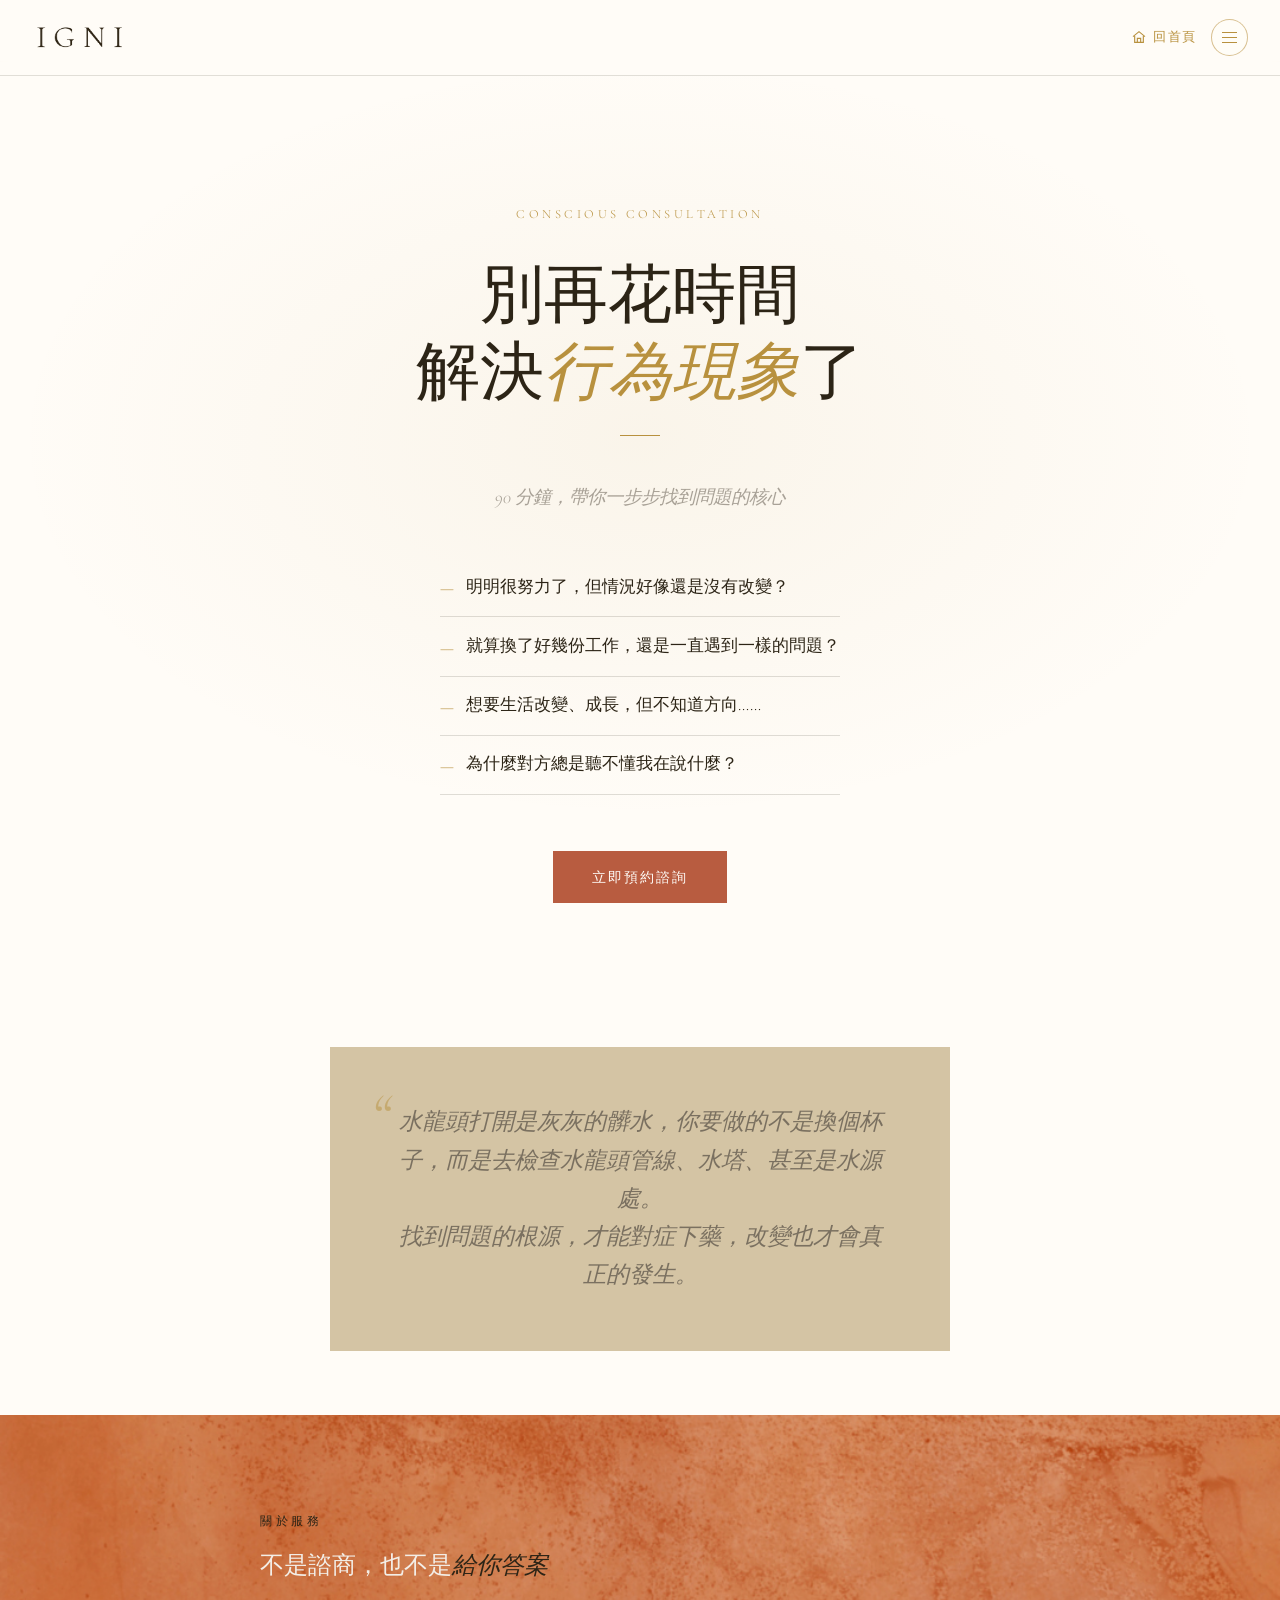
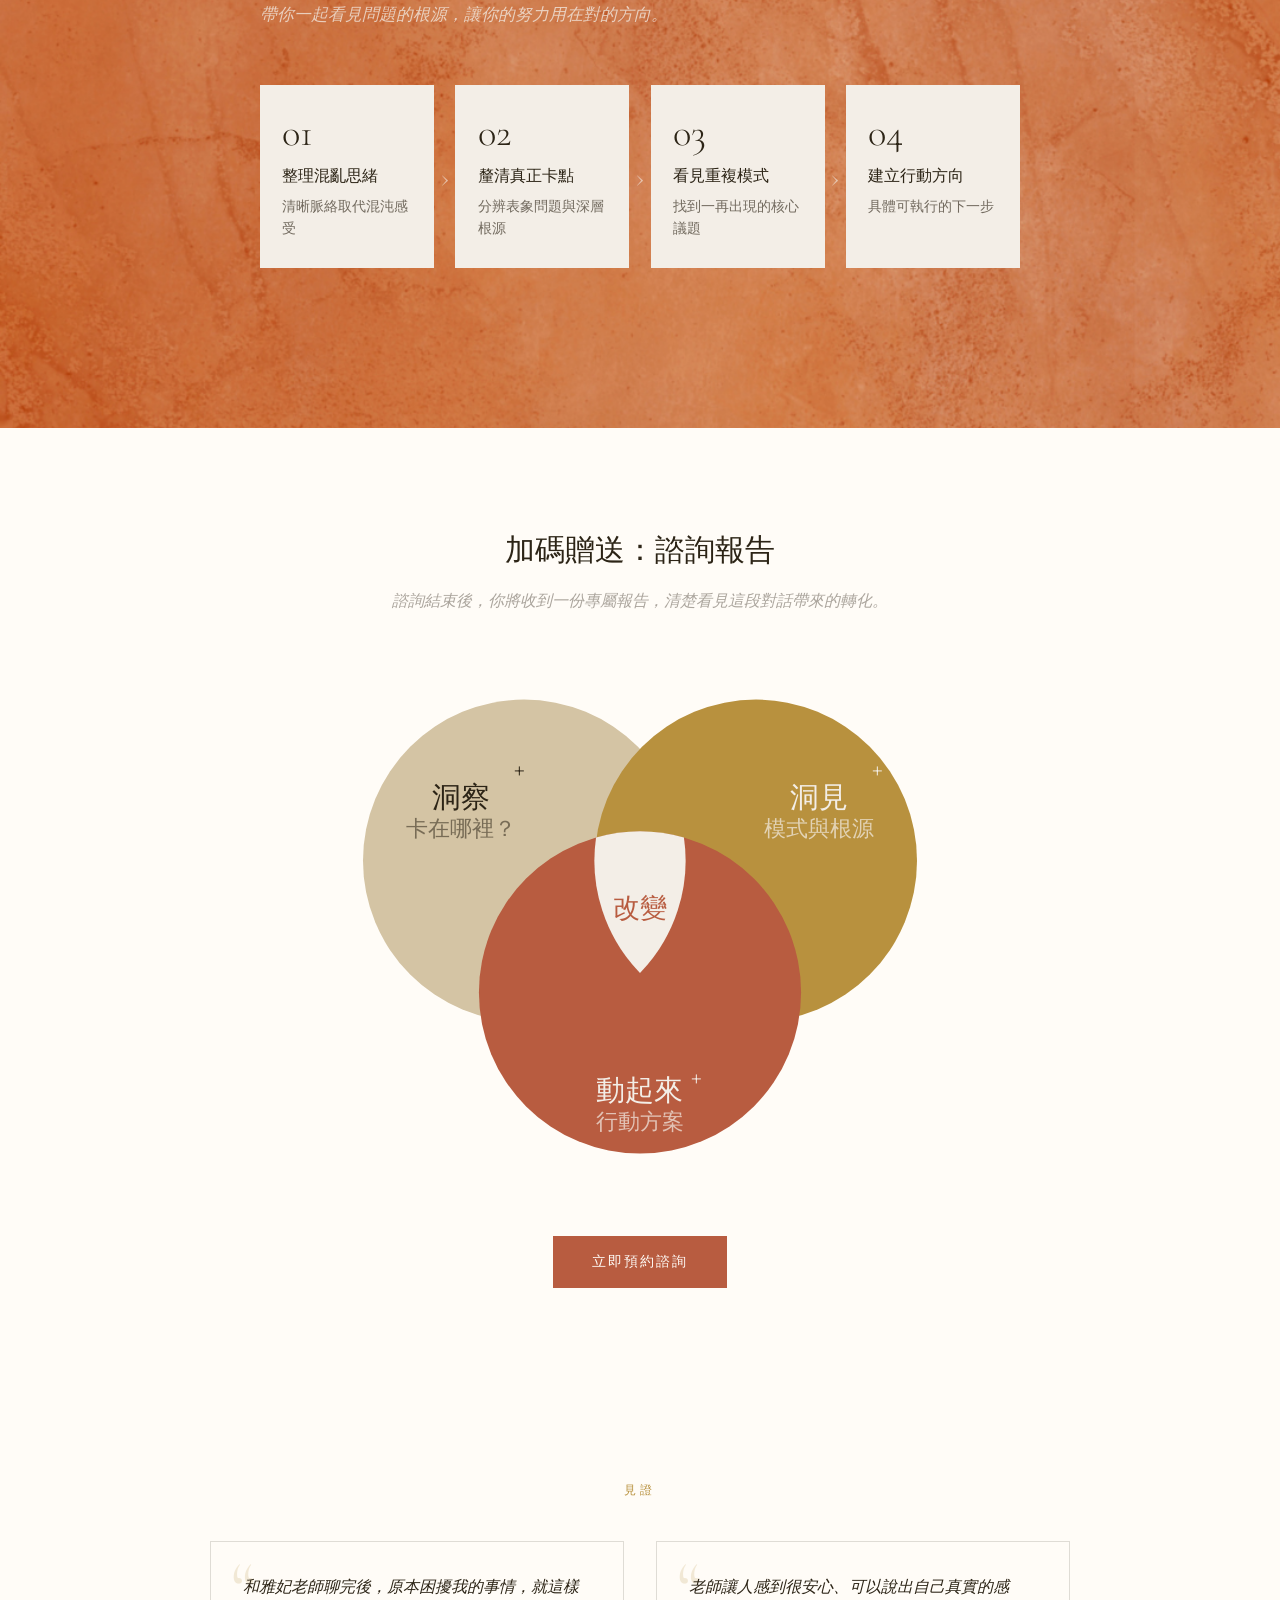
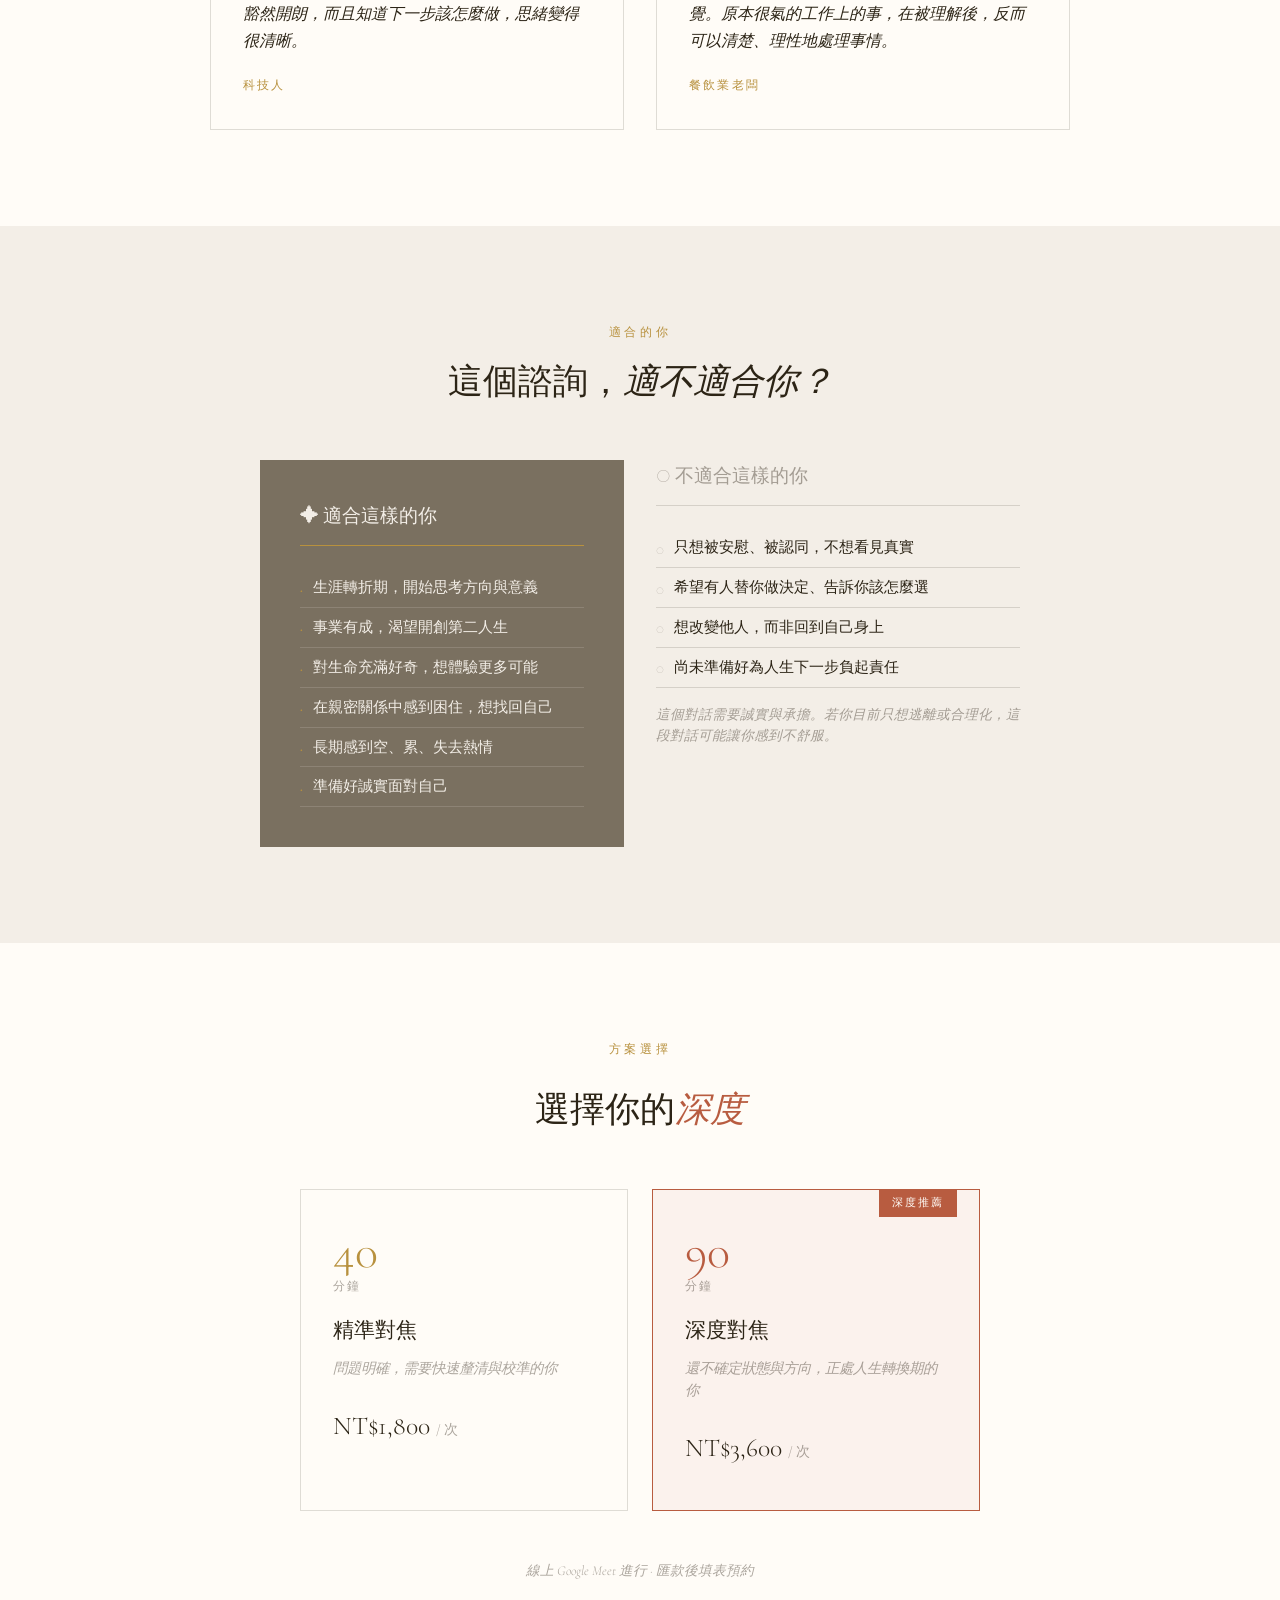
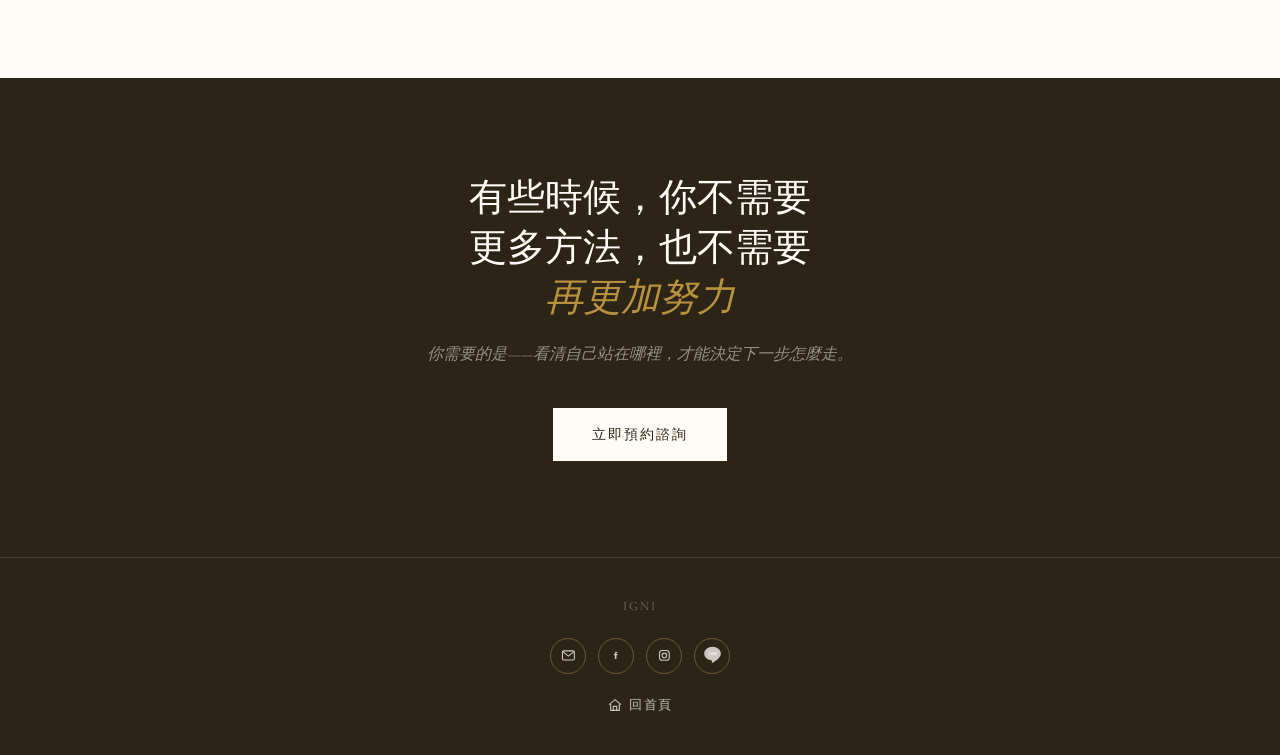
<file: activities/igni_conscious_consultation.html>
<!DOCTYPE html>
<html lang="zh-TW">
<head>
<meta charset="UTF-8">
<meta name="viewport" content="width=device-width, initial-scale=1.0">
<title>IGNI Conscious Consultation</title>
<link href="https://fonts.googleapis.com/css2?family=Cormorant+Garamond:ital,wght@0,300;0,400;0,500;1,300;1,400&amp;display=swap" rel="stylesheet">
<style>
*,*::before,*::after{box-sizing:border-box;margin:0;padding:0}
:root{
  --cream:#fffcf7;
  --cream2:#F3EEE7;
  --ink:#2C2416;
  --cta:#B85C40;
  --gold:#B8913E;
  --ink40:rgba(44,36,22,0.4);
  --ink15:rgba(44,36,22,0.15);
  --font:'Cormorant Garamond',serif;
}
html{scroll-behavior:smooth}
body{background:var(--cream);color:var(--ink);font-family:var(--font);font-weight:300;line-height:1.75;overflow-x:hidden}

/* NAV */
nav{position:fixed;top:0;left:0;right:0;z-index:100;padding:1.25rem 2.5rem;display:flex;align-items:center;justify-content:space-between;background:rgba(255,252,247,0.92);backdrop-filter:blur(8px);border-bottom:0.5px solid var(--ink15)}
.logo{font-size:1.1rem;letter-spacing:.18em;font-weight:400;color:var(--ink);text-decoration:none}
.logo span{color:var(--gold)}
.nav-cta{font-family:var(--font);font-size:.85rem;letter-spacing:.12em;color:var(--cta);border:0.5px solid var(--cta);padding:.4rem 1.1rem;text-decoration:none;transition:all .25s}
.nav-cta:hover{background:var(--cta);color:var(--cream)}

/* HERO */
.hero{min-height:100vh;display:flex;flex-direction:column;align-items:center;justify-content:center;padding:8rem 2rem 5rem;text-align:center;position:relative;overflow:hidden}
.hero::before{content:'';position:absolute;inset:0;background:radial-gradient(ellipse 70% 60% at 50% 40%,rgba(184,145,62,0.07) 0%,transparent 70%);pointer-events:none}
.eyebrow{font-size:.78rem;letter-spacing:.28em;color:var(--gold);text-transform:uppercase;margin-bottom:2rem;opacity:.8}
.hero h1{font-size:clamp(2.6rem,5vw,4.2rem);font-weight:300;line-height:1.2;max-width:720px;margin-bottom:1.5rem}
.hero h1 em{font-style:italic;color:var(--gold)}
.hero-sub{font-size:1.15rem;color:var(--ink40);max-width:460px;margin-bottom:2.8rem;font-style:italic}
.divider-line{width:40px;height:1px;background:var(--gold);margin:0 auto 2.8rem;opacity:.6}

/* PROVOCATIONS */
.provocations{max-width:640px;margin:0 auto 3.5rem;text-align:left}
.prov-item{padding:.85rem 0;border-bottom:0.5px solid var(--ink15);font-size:1.05rem;display:flex;gap:.75rem;align-items:flex-start}
.prov-item::before{content:'—';color:var(--gold);flex-shrink:0;margin-top:.1rem;font-weight:300}

/* CTA BUTTON */
.btn{display:inline-block;font-family:var(--font);font-size:.9rem;letter-spacing:.15em;color:var(--cream);background:var(--cta);border:none;padding:.85rem 2.4rem;text-decoration:none;cursor:pointer;transition:all .25s;text-transform:uppercase}
.btn:hover{background:#9e4e34}

/* METAPHOR */
.metaphor-section{background:none;padding:4rem 2rem 0;text-align:center;margin-bottom:4rem}
.metaphor-inner{max-width:620px;margin:0 auto;background:#D4C4A4;padding:3.5rem 3rem}
.metaphor-inner blockquote{font-size:clamp(1.15rem,2.2vw,1.45rem);font-weight:300;line-height:1.65;font-style:italic;color:#7A7060;margin-bottom:0;position:relative;padding:0 1rem}
.metaphor-inner blockquote::before{content:'\201C';font-size:4rem;color:var(--gold);opacity:.5;position:absolute;top:-1.2rem;left:-0.5rem;line-height:1}

/* SECTION BASE */
.section{padding:6rem 2rem}
.section-inner{max-width:760px;margin:0 auto}
.section-label{font-size:.75rem;letter-spacing:.3em;color:var(--gold);text-transform:uppercase;margin-bottom:1.2rem;display:block}
.section h2{font-size:clamp(1.8rem,3vw,2.6rem);font-weight:300;line-height:1.25;margin-bottom:1.2rem}
.section h2 em{font-style:italic;color:var(--gold)}
.section-desc{font-size:1.05rem;color:var(--ink40);margin-bottom:3.5rem;font-style:italic}

/* STEPS SECTION — terra background */
.steps-section{background:url('../img/terra.png') center/cover no-repeat}
.steps-section .section-label{color:#2C2416}
.steps-section h2{color:#F3EEE7;font-size:24px}
.steps-section h2 em{color:#2C2416}
.steps-section .section-desc{color:rgba(243,238,231,0.75)}

/* STEPS FLOW */
.steps-flow{display:flex;align-items:stretch;gap:0;margin-bottom:4rem}
.steps-flow .step-card{background:#F3EEE7;padding:1.8rem 1.4rem;border:none;flex:1;min-width:0}
.steps-flow .step-num{font-size:2.4rem;font-weight:300;color:#2C2416;opacity:1;line-height:1;margin-bottom:.6rem}
.steps-flow .step-title{font-size:1rem;font-weight:400;margin-bottom:.35rem;color:#2C2416}
.steps-flow .step-body{font-size:.85rem;color:rgba(44,36,22,0.65);line-height:1.6}
.step-arrow{display:flex;align-items:center;justify-content:center;color:#F3EEE7;font-size:2rem;padding:0 .35rem;flex-shrink:0;opacity:.6;line-height:1;align-self:center}
@media(max-width:640px){
  .steps-flow{flex-direction:column;gap:.5rem}
  .step-arrow{display:none}
}

/* VENN DIAGRAM */
.venn-section{padding:6rem 2rem;text-align:center}
.venn-wrap{max-width:720px;margin:0 auto}
.venn-wrap h3{font-size:clamp(1.4rem,2.5vw,1.9rem);font-weight:300;margin-bottom:.6rem}
.venn-wrap p{font-size:1rem;color:var(--ink40);font-style:italic;margin-bottom:3rem}
svg.venn{overflow:visible;margin:0 auto;display:block;max-width:100%;height:auto}
.circ-lbl-grp{cursor:pointer}

/* TESTIMONIALS */
.testimonials-section{padding:6rem 2rem;background:var(--cream)}
.testi-grid{max-width:860px;margin:0 auto;display:grid;grid-template-columns:repeat(auto-fit,minmax(300px,1fr));gap:2rem}
.testi-card{padding:2rem;border:0.5px solid var(--ink15);position:relative}
.testi-card::before{content:'\201C';font-size:5rem;color:var(--gold);opacity:.18;position:absolute;top:.5rem;left:1.2rem;line-height:1;font-family:var(--font)}
.testi-text{font-size:1rem;font-style:italic;line-height:1.7;margin-bottom:1.2rem;position:relative;z-index:1}
.testi-author{font-size:.78rem;letter-spacing:.18em;color:var(--gold);text-transform:uppercase}

/* FIT SECTION */
.fit-section{background:var(--cream2);padding:6rem 2rem}
.fit-inner{max-width:760px;margin:0 auto;display:grid;grid-template-columns:1fr 1fr;gap:2rem}
@media(max-width:640px){.fit-inner{grid-template-columns:1fr}}
.fit-col h4{font-size:1.2rem;font-weight:400;margin-bottom:1.4rem;padding-bottom:.7rem;border-bottom:1px solid var(--gold)}
.fit-col h4.not{border-color:var(--ink15);color:var(--ink40)}
.fit-list{list-style:none}
.fit-list li{font-size:.95rem;padding:.5rem 0;border-bottom:0.5px solid var(--ink15);display:flex;gap:.6rem;align-items:flex-start;line-height:1.5}
.fit-list li.yes::before{content:'◆';color:var(--gold);font-size:.55rem;margin-top:.45rem;flex-shrink:0}
.fit-list li.no::before{content:'○';color:var(--ink40);font-size:.65rem;margin-top:.4rem;flex-shrink:0}

/* 適合這樣的你 — large accent column */
.fit-col-yes{background:#7A7060;padding:2.5rem;color:#F3EEE7}
.fit-col-yes h4{color:#F3EEE7;border-bottom:1px solid var(--gold);opacity:1;margin-bottom:1.4rem;padding-bottom:.7rem;font-size:1.2rem;font-weight:400}
.fit-col-yes .fit-list li{color:#F3EEE7;border-bottom-color:rgba(243,238,231,0.15)}
.fit-col-yes .fit-list li.yes::before{color:var(--gold)}

/* PRICING */
.pricing-section{padding:6rem 2rem;text-align:center}
.pricing-inner{max-width:680px;margin:0 auto}
.pricing-grid{display:grid;grid-template-columns:1fr 1fr;gap:1.5rem;margin:3rem 0}
@media(max-width:500px){.pricing-grid{grid-template-columns:1fr}}
.plan-card{padding:2.4rem 2rem;border:0.5px solid var(--ink15);text-align:left;position:relative;background:var(--cream)}
.plan-card.featured{border:1.5px solid var(--cta);background:rgba(184,92,64,0.06)}
.plan-badge{position:absolute;top:-1px;right:1.4rem;background:var(--cta);color:var(--cream);font-size:.7rem;letter-spacing:.18em;text-transform:uppercase;padding:.25rem .8rem}
.plan-mins{font-size:3rem;font-weight:300;color:var(--gold);line-height:1}
.plan-card.featured .plan-mins{color:var(--cta)}
.plan-label{font-size:.75rem;letter-spacing:.2em;text-transform:uppercase;color:var(--ink40);margin-bottom:1rem}
.plan-title{font-size:1.3rem;font-weight:400;margin-bottom:.5rem}
.plan-desc{font-size:.9rem;color:var(--ink40);font-style:italic;margin-bottom:1.5rem;line-height:1.55}
.plan-price{font-size:1.6rem;font-weight:300;color:var(--ink)}
.plan-price small{font-size:.85rem;color:var(--ink40)}

/* FOOTER CTA */
.footer-cta{background:var(--ink);color:var(--cream);padding:6rem 2rem;text-align:center}
.footer-cta h2{font-size:clamp(1.8rem,3vw,2.8rem);font-weight:300;line-height:1.3;margin-bottom:1rem}
.footer-cta h2 em{font-style:italic;color:var(--gold)}
.footer-cta p{color:rgba(255,252,247,0.5);font-style:italic;margin-bottom:2.5rem}
.footer-cta .btn{background:var(--cream);color:var(--ink)}
.footer-cta .btn:hover{background:var(--gold);color:var(--cream)}

footer{background:var(--ink);padding:1.5rem 2.5rem;display:flex;justify-content:center;align-items:center;border-top:0.5px solid rgba(255,252,247,0.1)}
footer p{font-size:.75rem;letter-spacing:.12em;color:rgba(255,252,247,0.35);text-transform:uppercase}

/* INTERSECTION FLOAT ANIMATION */
@keyframes floatIntersection{
  0%,100%{transform:translateY(0) scale(1)}
  50%{transform:translateY(-11px) scale(1.06)}
}
.venn-float{
  animation:floatIntersection 3.2s cubic-bezier(0.45,0,0.55,1) infinite;
  transform-box:fill-box;
  transform-origin:center;
}

/* FADE IN */
.fade{opacity:0;transform:translateY(28px);transition:opacity .8s ease,transform .8s ease}
.fade.in{opacity:1;transform:translateY(0)}


/* SHARED SITE NAVIGATION */
.site-nav,
.site-nav * ,
.site-footer,
.site-footer * { box-sizing: border-box; }
.site-nav {
  position: sticky;
  top: 0;
  z-index: 1000;
  display: flex;
  align-items: center;
  justify-content: space-between;
  gap: 1rem;
  min-height: 76px;
  padding: 1rem 2rem;
  background: rgba(255,252,247,0.94);
  border-bottom: 1px solid rgba(44,36,22,0.14);
  backdrop-filter: blur(8px);
}
.site-logo {
  display: inline-flex;
  align-items: center;
  text-decoration: none;
  line-height: 1;
}
.site-logo img {
  display: block;
  width: 96px;
  height: auto;
}
.site-nav-actions {
  display: flex;
  align-items: center;
  gap: 0.9rem;
}
.site-home-link {
  display: inline-flex;
  align-items: center;
  gap: 0.4rem;
  color: #B8913E;
  text-decoration: none;
  font-size: 0.82rem;
  letter-spacing: 0.12em;
  white-space: nowrap;
  transition: color 0.2s ease, opacity 0.2s ease;
}
.site-home-link:hover { color: #B85C40; }
.site-home-link svg {
  width: 1rem;
  height: 1rem;
  stroke: currentColor;
  stroke-width: 1.7;
  fill: none;
}
.site-menu {
  position: relative;
  line-height: 1;
}
.site-menu summary {
  width: 2.3rem;
  height: 2.3rem;
  border: 1px solid rgba(184,145,62,0.55);
  border-radius: 50%;
  display: inline-flex;
  flex-direction: column;
  align-items: center;
  justify-content: center;
  gap: 4px;
  cursor: pointer;
  list-style: none;
  background: rgba(255,252,247,0.75);
}
.site-menu summary::-webkit-details-marker { display: none; }
.site-menu summary span {
  width: 15px;
  height: 1px;
  background: #B8913E;
  display: block;
}
.site-menu-panel {
  position: absolute;
  top: calc(100% + 0.75rem);
  right: 0;
  min-width: 240px;
  padding: 0.75rem 0;
  background: #fffcf7;
  border: 1px solid rgba(184,145,62,0.32);
  box-shadow: 0 18px 44px rgba(44,36,22,0.12);
}
.site-menu-panel a {
  display: block;
  padding: 0.65rem 1rem;
  color: #2C2416;
  text-decoration: none;
  font-size: 0.86rem;
  line-height: 1.5;
  letter-spacing: 0.04em;
  white-space: nowrap;
}
.site-menu-panel a:hover {
  color: #B85C40;
  background: #F3EEE7;
}
.site-footer {
  background: #2C2416;
  padding: 2.4rem 2rem;
  border-top: 1px solid rgba(255,252,247,0.12);
}
.site-footer-inner {
  width: 100%;
  max-width: 980px;
  margin: 0 auto;
  display: flex;
  flex-direction: column;
  align-items: center;
  gap: 1.25rem;
  text-align: center;
}
.site-footer-brand {
  color: rgba(255,252,247,0.42);
  font-size: 0.78rem;
  letter-spacing: 0.18em;
  text-transform: uppercase;
}
.site-footer-services {
  display: flex;
  justify-content: center;
  gap: 0.8rem 1.25rem;
  flex-wrap: wrap;
  width: 100%;
}
.site-footer-services a {
  color: rgba(255,252,247,0.68);
  text-decoration: none;
  font-size: 0.82rem;
  letter-spacing: 0.06em;
  line-height: 1.6;
  transition: color 0.2s ease, transform 0.2s ease;
}
.site-footer-services a:hover {
  color: #fffcf7;
  transform: translateY(-1px);
}
.site-contact-links {
  display: flex;
  align-items: center;
  justify-content: center;
  gap: 0.75rem;
  flex-wrap: wrap;
}
.site-contact-link {
  width: 2.25rem;
  height: 2.25rem;
  border: 1px solid rgba(184,145,62,0.46);
  border-radius: 50%;
  display: inline-flex;
  align-items: center;
  justify-content: center;
  color: rgba(255,252,247,0.76);
  text-decoration: none;
  transition: color 0.2s ease, border-color 0.2s ease, transform 0.2s ease;
}
.site-contact-link:hover {
  color: #fffcf7;
  border-color: #B8913E;
  transform: translateY(-1px);
}
.site-contact-link svg {
  width: 1.05rem;
  height: 1.05rem;
  stroke: currentColor;
  stroke-width: 1.55;
  fill: none;
}
.site-contact-link .site-contact-text {
  font-size: 0.68rem;
  letter-spacing: 0.08em;
  color: currentColor;
}
.site-contact-link--facebook svg,
.site-contact-link--line svg {
  fill: currentColor;
  stroke: none;
}
.site-contact-link--facebook svg {
  width: 0.72rem;
  height: 1.35rem;
}
.site-contact-link--line svg {
  width: 1.55rem;
  height: 1.55rem;
}
.site-footer .site-home-link { color: rgba(255,252,247,0.72); }
.site-footer .site-home-link:hover { color: #fffcf7; }
@media (max-width: 640px) {
  .site-nav {
    min-height: 68px;
    padding: 0.85rem 1rem;
  }
  .site-logo img { width: 82px; }
  .site-home-link span { display: none; }
  .site-menu-panel {
    position: fixed;
    top: 68px;
    right: 1rem;
    left: 1rem;
    min-width: 0;
  }
  .site-menu-panel a {
    white-space: normal;
    text-align: left;
  }
  .site-footer-inner {
    align-items: stretch;
    text-align: left;
  }
  .site-footer-services {
    justify-content: flex-start;
  }
  .site-footer-services a {
    width: calc(50% - 0.625rem);
  }
  .site-footer .site-home-link span { display: inline; }
}

</style>
</head>
<body>

<nav class="site-nav" aria-label="主要導覽">
  <a class="site-logo" href="https://asjudy60426-commits.github.io/website/" aria-label="回到 IGNI 首頁">
    <img src="../img/黑色logo.PNG" alt="IGNI">
  </a>
  <div class="site-nav-actions">
    <a class="site-home-link" href="https://asjudy60426-commits.github.io/website/" aria-label="回首頁">
        <svg viewBox="0 0 24 24" aria-hidden="true">
          <path d="M3 11.5 12 4l9 7.5"></path>
          <path d="M5.5 10.5V20h13v-9.5"></path>
          <path d="M9.5 20v-6h5v6"></path>
        </svg>
      <span>回首頁</span>
    </a>
    <details class="site-menu">
      <summary aria-label="開啟服務選單">
        <span></span>
        <span></span>
        <span></span>
      </summary>
      <div class="site-menu-panel">
        <a href="https://asjudy60426-commits.github.io/website/activities/igni_retreat_bali.html">峇里島深度轉化之旅</a>
        <a href="https://asjudy60426-commits.github.io/website/activities/morning_breath_circle.html">早晨呼吸圈</a>
        <a href="https://asjudy60426-commits.github.io/website/activities/igni_corporate">企業包班</a>
        <a href="https://asjudy60426-commits.github.io/website/activities/igni_friends">三五好友包班</a>
        <a href="https://asjudy60426-commits.github.io/website/activities/igni_1on1session.html">一對一重生呼吸個案</a>
        <a href="https://asjudy60426-commits.github.io/website/activities/igni_conscious_consultation.html">對焦諮詢</a>
        <a href="https://asjudy60426-commits.github.io/website/activities/IGNI_about.html">關於 IGNI</a>
        <a href="https://line.me/R/ti/p/@012gesap">聯絡我們</a>
      </div>
    </details>
  </div>
</nav>

<!-- HERO -->
<section class="hero">
  <p class="eyebrow fade">Conscious Consultation</p>
  <h1 class="fade">別再花時間<br>解決<em>行為現象</em>了</h1>
  <div class="divider-line fade"></div>
  <p class="hero-sub fade">90 分鐘，帶你一步步找到問題的核心</p>

  <div class="provocations fade">
    <div class="prov-item">明明很努力了，但情況好像還是沒有改變？</div>
    <div class="prov-item">就算換了好幾份工作，還是一直遇到一樣的問題？</div>
    <div class="prov-item">想要生活改變、成長，但不知道方向……</div>
    <div class="prov-item">為什麼對方總是聽不懂我在說什麼？</div>
  </div>

  <a href="https://line.me/R/ti/p/@012gesap" target="_blank" class="btn fade">立即預約諮詢</a>
</section>

<!-- METAPHOR -->
<section class="metaphor-section">
  <div class="metaphor-inner fade">
    <blockquote>
      水龍頭打開是灰灰的<span style="white-space:nowrap">髒水</span>，你要做的不是換個杯子，而是去檢查水龍頭<span style="white-space:nowrap">管線</span>、水塔、甚至是水源處。<br>找到問題的根源，才能對症下藥，改變也才會真正的發生。
    </blockquote>
  </div>
</section>

<!-- ABOUT SERVICE -->
<section class="section steps-section">
  <div class="section-inner">
    <span class="section-label fade">關於服務</span>
    <h2 class="fade">不是諮商，也不是<em>給你答案</em></h2>
    <p class="section-desc fade">帶你一起看見問題的根源，讓你的努力用在對的方向。</p>

    <div class="steps-flow fade">
      <div class="step-card">
        <div class="step-num">01</div>
        <div class="step-title">整理混亂思緒</div>
        <div class="step-body">清晰脈絡取代混沌感受</div>
      </div>
      <div class="step-arrow">›</div>
      <div class="step-card">
        <div class="step-num">02</div>
        <div class="step-title">釐清真正卡點</div>
        <div class="step-body">分辨表象問題與深層根源</div>
      </div>
      <div class="step-arrow">›</div>
      <div class="step-card">
        <div class="step-num">03</div>
        <div class="step-title">看見重複模式</div>
        <div class="step-body">找到一再出現的核心議題</div>
      </div>
      <div class="step-arrow">›</div>
      <div class="step-card">
        <div class="step-num">04</div>
        <div class="step-title">建立行動方向</div>
        <div class="step-body">具體可執行的下一步</div>
      </div>
    </div>
  </div>
</section>

<!-- VENN / REPORT BONUS -->
<section class="venn-section">
  <div class="venn-wrap fade">
    <h3>加碼贈送：諮詢報告</h3>
    <p>諮詢結束後，你將收到一份專屬報告，清楚看見這段對話帶來的轉化。</p>

    <svg class="venn" viewBox="0 0 590 430" role="img" aria-label="加碼贈送諮詢報告三要素">
      <defs>
        <style>
          .vfont{font-family:'Cormorant Garamond',serif;font-weight:300}
        </style>
      </defs>

      <!-- ── Solid filled circles, no stroke ── -->
      <!-- Circle 1: 洞察 — #D4C4A4 -->
      <circle cx="200" cy="162" r="132" fill="#D4C4A4" stroke="none"/>
      <!-- Circle 2: 洞見 — #B8913E -->
      <circle cx="390" cy="162" r="132" fill="#B8913E" stroke="none"/>
      <!-- Circle 3: 動起來 — #B85C40 -->
      <circle cx="295" cy="270" r="132" fill="#B85C40" stroke="none"/>

      <!-- Triple intersection fill #F3EEE7 — sweep=1 (CW) traces the correct central region -->
      <g class="venn-float">
        <path d="M259,143 A132,132,0,0,1,331,143 A132,132,0,0,1,295,254 A132,132,0,0,1,259,143 Z"
              fill="#F3EEE7" stroke="none"/>
        <!-- 改變 — centered on intersection, #B85C40 -->
        <text x="295" y="208" text-anchor="middle" class="vfont"
              font-size="22" font-weight="500" fill="#B85C40">改變</text>
      </g>

      <!-- ── Circle 1: 洞察 (#D4C4A4 bg, #2C2416 text) ── -->
      <g id="c1-lbl" class="circ-lbl-grp" onclick="toggleCircle(1)">
        <text x="148" y="118" text-anchor="middle" class="vfont" font-size="24" fill="#2C2416">洞察</text>
        <text x="148" y="142" text-anchor="middle" class="vfont" font-size="18" fill="rgba(44,36,22,0.55)">卡在哪裡？</text>
        <!-- + at upper-right of label area -->
        <text x="196" y="93" text-anchor="middle" class="vfont" font-size="22" font-weight="400" fill="#2C2416">+</text>
      </g>
      <foreignObject id="c1-det" x="60" y="88" width="168" height="145"
                     visibility="hidden" style="cursor:pointer"
                     onclick="event.stopPropagation();toggleCircle(1)">
        <div xmlns="http://www.w3.org/1999/xhtml"
             style="font-family:'Cormorant Garamond',serif;font-size:12px;
                    background:#F3EEE7;
                    color:#2C2416;line-height:1.65;
                    text-align:center;padding:10px 8px;height:100%">
          <div style="font-size:15px;font-weight:400;margin-bottom:6px">洞察</div>
          這段對話中你對自己的觀察——看見自己卡在哪裡、為什麼
        </div>
      </foreignObject>

      <!-- ── Circle 2: 洞見 (#B8913E bg, #F3EEE7 text) ── -->
      <g id="c2-lbl" class="circ-lbl-grp" onclick="toggleCircle(2)">
        <text x="442" y="118" text-anchor="middle" class="vfont" font-size="24" fill="#F3EEE7">洞見</text>
        <text x="442" y="142" text-anchor="middle" class="vfont" font-size="18" fill="rgba(243,238,231,0.7)">模式與根源</text>
        <!-- + at upper-right of label area -->
        <text x="490" y="93" text-anchor="middle" class="vfont" font-size="22" font-weight="400" fill="#F3EEE7">+</text>
      </g>
      <foreignObject id="c2-det" x="362" y="88" width="168" height="145"
                     visibility="hidden" style="cursor:pointer"
                     onclick="event.stopPropagation();toggleCircle(2)">
        <div xmlns="http://www.w3.org/1999/xhtml"
             style="font-family:'Cormorant Garamond',serif;font-size:12px;
                    background:#F3EEE7;
                    color:#2C2416;line-height:1.65;
                    text-align:center;padding:10px 8px;height:100%">
          <div style="font-size:15px;font-weight:400;margin-bottom:6px">洞見</div>
          看見重複的模式，找到問題真正的核心
        </div>
      </foreignObject>

      <!-- ── Circle 3: 動起來 (#B85C40 bg, #F3EEE7 text) ── -->
      <g id="c3-lbl" class="circ-lbl-grp" onclick="toggleCircle(3)">
        <text x="295" y="358" text-anchor="middle" class="vfont" font-size="24" fill="#F3EEE7">動起來</text>
        <text x="295" y="382" text-anchor="middle" class="vfont" font-size="18" fill="rgba(243,238,231,0.7)">行動方案</text>
        <!-- + at upper-right of label area -->
        <text x="341" y="345" text-anchor="middle" class="vfont" font-size="22" font-weight="400" fill="#F3EEE7">+</text>
      </g>
      <foreignObject id="c3-det" x="192" y="292" width="206" height="112"
                     visibility="hidden" style="cursor:pointer"
                     onclick="event.stopPropagation();toggleCircle(3)">
        <div xmlns="http://www.w3.org/1999/xhtml"
             style="font-family:'Cormorant Garamond',serif;font-size:12px;
                    background:#F3EEE7;
                    color:#2C2416;line-height:1.65;
                    text-align:center;padding:10px 8px;height:100%">
          <div style="font-size:15px;font-weight:400;margin-bottom:6px">動起來</div>
          清晰具體的下一步建議行動方案
        </div>
      </foreignObject>
    </svg>

    <div style="margin-top:3rem">
      <a href="https://line.me/R/ti/p/@012gesap" target="_blank" class="btn">立即預約諮詢</a>
    </div>
  </div>
</section>

<!-- TESTIMONIALS -->
<section class="testimonials-section">
  <div style="max-width:860px;margin:0 auto">
    <span class="section-label fade" style="text-align:center;display:block;margin-bottom:2.5rem">見證</span>
    <div class="testi-grid">
      <div class="testi-card fade">
        <p class="testi-text">和雅妃老師聊完後，原本困擾我的事情，就這樣豁然開朗，而且知道下一步該怎麼做，思緒變得很清晰。</p>
        <p class="testi-author">科技人</p>
      </div>
      <div class="testi-card fade">
        <p class="testi-text">老師讓人感到很安心、可以說出自己真實的感覺。原本很氣的工作上的事，在被理解後，反而可以清楚、理性地處理事情。</p>
        <p class="testi-author">餐飲業老闆</p>
      </div>
    </div>
  </div>
</section>

<!-- FIT SECTION -->
<section class="fit-section">
  <div style="max-width:760px;margin:0 auto">
    <span class="section-label fade" style="display:block;text-align:center;margin-bottom:.5rem">適合的你</span>
    <h2 style="text-align:center;font-size:clamp(1.6rem,2.8vw,2.2rem);font-weight:300;margin-bottom:3rem;font-family:var(--font)" class="fade">這個諮詢，<em>適不適合你？</em></h2>
    <div class="fit-inner fade">
      <div class="fit-col fit-col-yes">
        <h4>✦ 適合這樣的你</h4>
        <ul class="fit-list">
          <li class="yes">生涯轉折期，開始思考方向與意義</li>
          <li class="yes">事業有成，渴望開創第二人生</li>
          <li class="yes">對生命充滿好奇，想體驗更多可能</li>
          <li class="yes">在親密關係中感到困住，想找回自己</li>
          <li class="yes">長期感到空、累、失去熱情</li>
          <li class="yes">準備好誠實面對自己</li>
        </ul>
      </div>
      <div class="fit-col">
        <h4 class="not">○ 不適合這樣的你</h4>
        <ul class="fit-list">
          <li class="no">只想被安慰、被認同，不想看見真實</li>
          <li class="no">希望有人替你做決定、告訴你該怎麼選</li>
          <li class="no">想改變他人，而非回到自己身上</li>
          <li class="no">尚未準備好為人生下一步負起責任</li>
        </ul>
        <p style="font-size:.85rem;color:var(--ink40);font-style:italic;margin-top:1rem;line-height:1.6">這個對話需要誠實與承擔。若你目前只想逃離或合理化，這段對話可能讓你感到不舒服。</p>
      </div>
    </div>
  </div>
</section>

<!-- PRICING -->
<section class="pricing-section">
  <div class="pricing-inner">
    <span class="section-label fade" style="display:block;text-align:center">方案選擇</span>
    <h2 style="font-size:clamp(1.6rem,2.8vw,2.2rem);font-weight:300;text-align:center;margin-bottom:.5rem;font-family:var(--font)" class="fade">選擇你的<em style="color:#B85C40">深度</em></h2>
    <div class="pricing-grid fade">
      <div class="plan-card">
        <div class="plan-mins">40</div>
        <div class="plan-label">分鐘</div>
        <div class="plan-title">精準對焦</div>
        <div class="plan-desc">問題明確，需要快速釐清與校準的你</div>
        <div class="plan-price">NT$1,800 <small>/ 次</small></div>
      </div>
      <div class="plan-card featured">
        <div class="plan-badge">深度推薦</div>
        <div class="plan-mins">90</div>
        <div class="plan-label">分鐘</div>
        <div class="plan-title">深度對焦</div>
        <div class="plan-desc">還不確定狀態與方向，正處人生轉換期的你</div>
        <div class="plan-price">NT$3,600 <small>/ 次</small></div>
      </div>
    </div>
    <p style="font-size:.85rem;color:var(--ink40);font-style:italic;margin-bottom:0">線上 Google Meet 進行 · 匯款後填表預約</p>
  </div>
</section>

<!-- FOOTER CTA -->
<section class="footer-cta">
  <h2 class="fade">有些時候，你不需要<br>更多方法，也不需要<br><em>再更加努力</em></h2>
  <p class="fade">你需要的是——看清自己站在哪裡，才能決定下一步怎麼走。</p>
  <a href="https://line.me/R/ti/p/@012gesap" target="_blank" class="btn">立即預約諮詢</a>
</section>

<footer class="site-footer">
  <div class="site-footer-inner">
    <div class="site-footer-brand">IGNI</div>
    <nav class="site-footer-services" aria-label="IGNI 服務連結">
      <a href="https://asjudy60426-commits.github.io/website/activities/igni_retreat_bali.html">峇里島深度轉化之旅</a>
      <a href="https://asjudy60426-commits.github.io/website/activities/morning_breath_circle.html">早晨呼吸圈</a>
      <a href="https://asjudy60426-commits.github.io/website/activities/igni_corporate">企業包班</a>
      <a href="https://asjudy60426-commits.github.io/website/activities/igni_friends">三五好友包班</a>
      <a href="https://asjudy60426-commits.github.io/website/activities/igni_1on1session.html">一對一重生呼吸個案</a>
        <a href="https://asjudy60426-commits.github.io/website/activities/igni_conscious_consultation.html">對焦諮詢</a>
      <a href="https://asjudy60426-commits.github.io/website/activities/IGNI_about.html">關於 IGNI</a>
      <a href="https://line.me/R/ti/p/@012gesap">聯絡我們</a>
    </nav>
    <div class="site-contact-links" aria-label="聯絡方式">
      <a class="site-contact-link" href="mailto:igni@igni-tw.com" aria-label="Email">
        <svg viewBox="0 0 24 24" aria-hidden="true">
          <rect x="3.5" y="5.5" width="17" height="13" rx="1.8"></rect>
          <path d="m4.5 7 7.5 6 7.5-6"></path>
        </svg>
      </a>
      <a class="site-contact-link site-contact-link--facebook" href="https://www.facebook.com/feillarebirthingbreathwork/" aria-label="Facebook">
        <svg viewBox="0 0 24 24" aria-hidden="true">
          <path d="M15.6 8.1h-2.2V6.7c0-.6.4-.8.8-.8h1.3V3.6l-1.9-.1c-2.1 0-3.5 1.3-3.5 3.6v1H8v2.6h2.1v7.8h3.3v-7.8h1.9l.3-2.6Z"></path>
        </svg>
      </a>
      <a class="site-contact-link" href="https://www.instagram.com/feilla_rebirthingbreathwork?igsh=MTR3ZHFhN3RiMHFrbQ%3D%3D&amp;utm_source=qr" aria-label="Instagram">
        <svg viewBox="0 0 24 24" aria-hidden="true">
          <rect x="5" y="5" width="14" height="14" rx="4"></rect>
          <circle cx="12" cy="12" r="3.25"></circle>
          <circle cx="16.4" cy="7.8" r="0.55" fill="currentColor" stroke="none"></circle>
        </svg>
      </a>
      <a class="site-contact-link site-contact-link--line" href="https://line.me/R/ti/p/@012gesap" aria-label="Line">
        <svg viewBox="0 0 48 48" aria-hidden="true">
          <path d="M40.4 20.5c0-7.2-7.2-13-16.1-13S8.2 13.3 8.2 20.5c0 6.5 5.7 12 13.4 13.1.5.1 1.2.3 1.4.8.2.4.1 1 .1 1.4l-.2 1.3c-.1.4-.3 1.6 1.4.9 1.7-.7 9.1-5.4 12.4-9.2 2.3-2.5 3.7-5 3.7-8.3Z"></path>
          <path fill="currentColor" d="M18.1 18.1h-1.3v5.7h3.7v-1.2h-2.4v-4.5Zm4.3 0h-1.3v5.7h1.3v-5.7Zm5.8 0h-1.3v3.4l-2.5-3.4h-1.2v5.7h1.3v-3.5l2.6 3.5h1.1v-5.7Zm4.5 1.2v-1.2h-3.8v5.7h3.8v-1.2h-2.5v-1.1h2.3v-1.2h-2.3v-1h2.5Z"></path>
        </svg>
      </a>
    </div>
    <a class="site-home-link" href="https://asjudy60426-commits.github.io/website/" aria-label="回首頁">
        <svg viewBox="0 0 24 24" aria-hidden="true">
          <path d="M3 11.5 12 4l9 7.5"></path>
          <path d="M5.5 10.5V20h13v-9.5"></path>
          <path d="M9.5 20v-6h5v6"></path>
        </svg>
      <span>回首頁</span>
    </a>
  </div>
</footer>

<script>
const obs=new IntersectionObserver(entries=>{entries.forEach(e=>{if(e.isIntersecting){e.target.classList.add('in');obs.unobserve(e.target)}})},{threshold:.12});
document.querySelectorAll('.fade').forEach(el=>obs.observe(el));

function toggleCircle(id){
  const lbl=document.getElementById('c'+id+'-lbl');
  const det=document.getElementById('c'+id+'-det');
  const isOpen=(det.getAttribute('visibility')==='visible');
  [1,2,3].forEach(i=>{
    document.getElementById('c'+i+'-lbl').setAttribute('visibility','visible');
    document.getElementById('c'+i+'-det').setAttribute('visibility','hidden');
  });
  if(!isOpen){
    lbl.setAttribute('visibility','hidden');
    det.setAttribute('visibility','visible');
  }
}
</script>
</body>
</html>
</file>
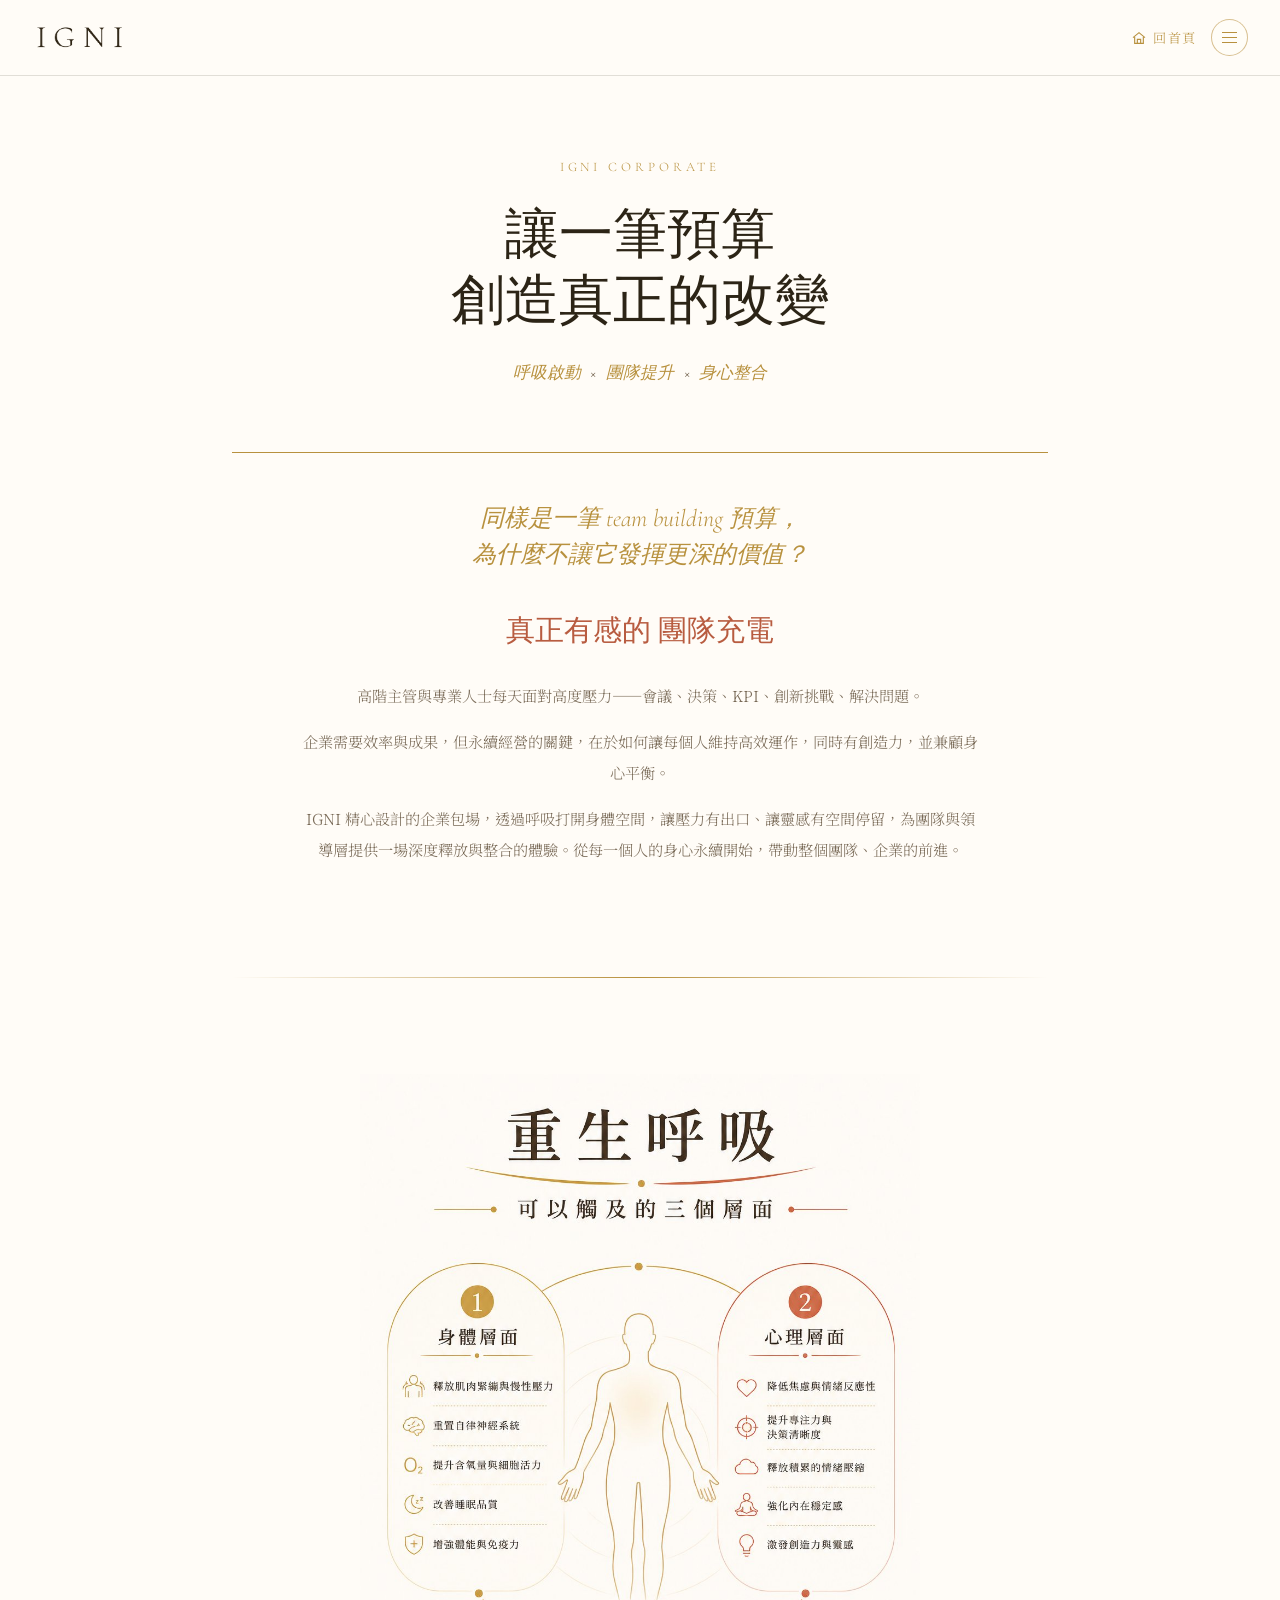
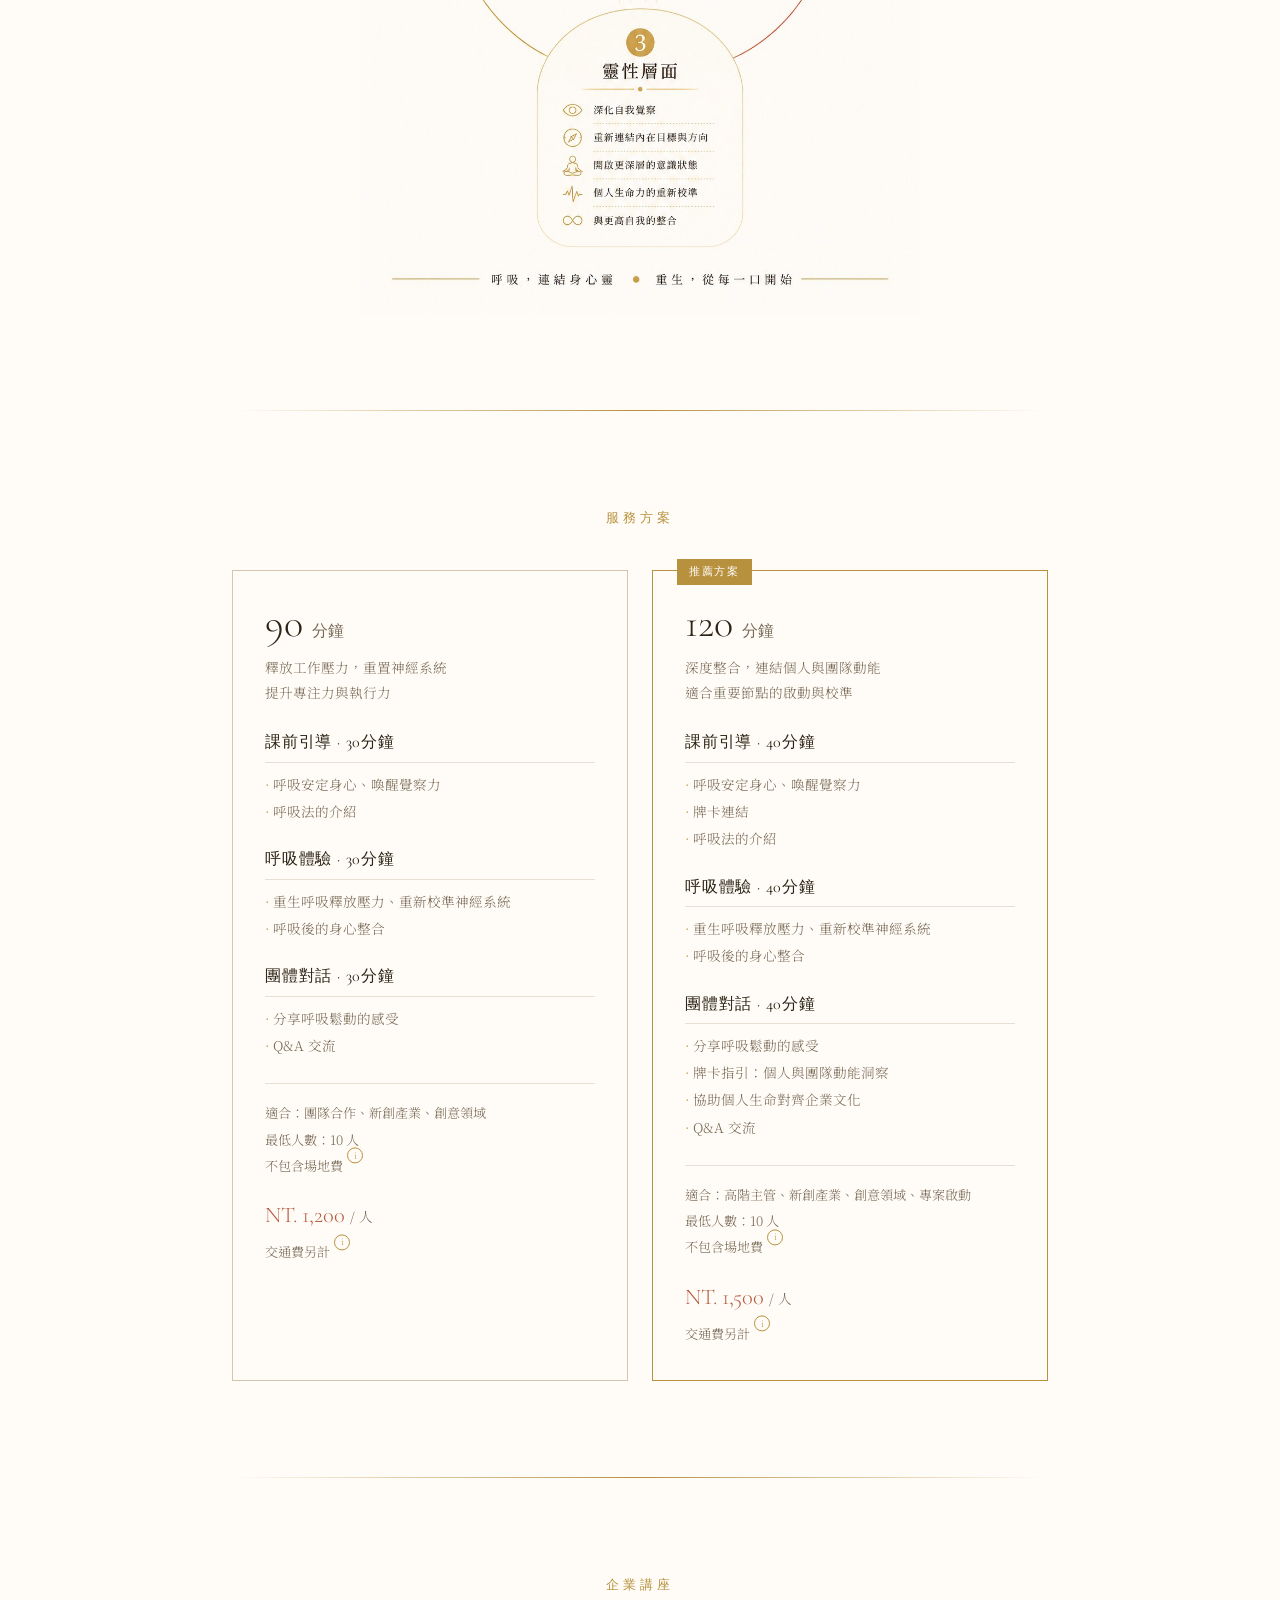
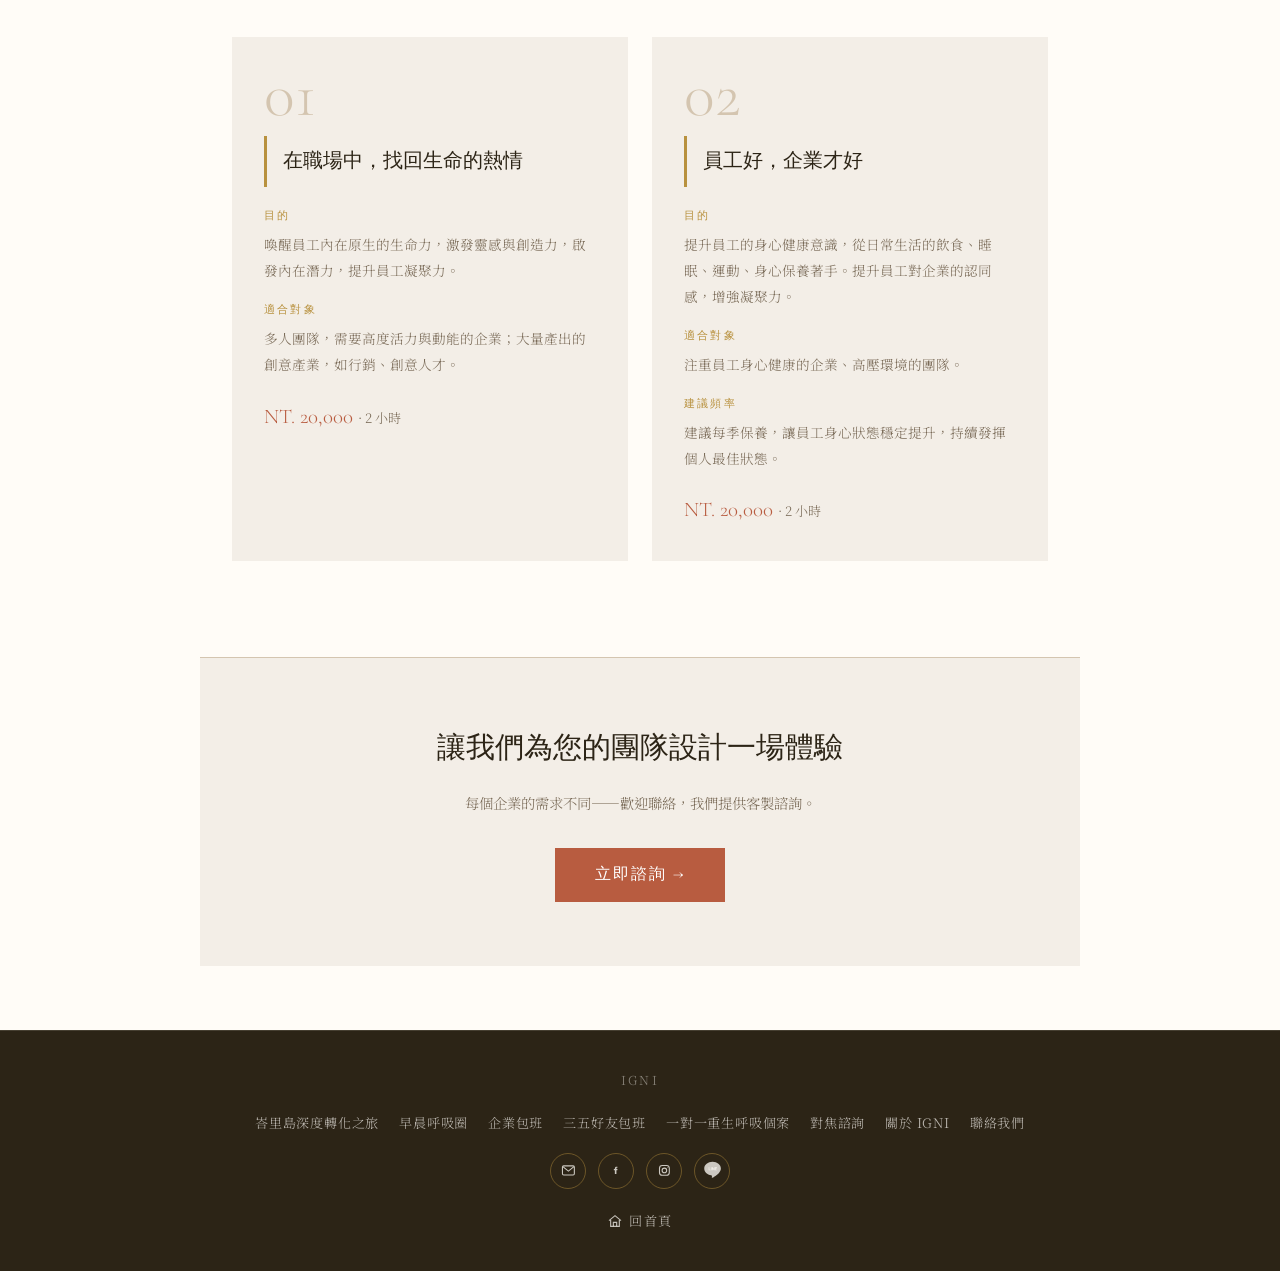
<file: activities/igni_corporate.html>
<!DOCTYPE html>
<html lang="zh-Hant">
<head>
  <meta charset="UTF-8">
  <meta name="viewport" content="width=device-width, initial-scale=1.0">
  <title>企業包場 — IGNI Corporate</title>
  <link rel="preconnect" href="https://fonts.googleapis.com">
  <link rel="preconnect" href="https://fonts.gstatic.com" crossorigin>
  <link href="https://fonts.googleapis.com/css2?family=Cormorant+Garamond:ital,wght@0,300;0,400;1,300;1,400&amp;family=Noto+Serif+TC:wght@300;400&amp;display=swap" rel="stylesheet">
  <style>
    *, *::before, *::after { box-sizing: border-box; margin: 0; padding: 0; }
    :root {
      --bg: #fffcf7;
      --bg2: #F3EEE7;
      --text: #2C2416;
      --cta: #B85C40;
      --gold: #B8913E;
      --muted: #7a6b58;
    }
    html { scroll-behavior: smooth; }
    body {
      background: var(--bg);
      color: var(--text);
      font-family: 'Noto Serif TC', serif;
      font-weight: 300;
      line-height: 1.8;
    }
    .page {
      max-width: 880px;
      margin: 0 auto;
      padding: 0 2rem 4rem;
    }

    /* HERO */
    .hero {
      text-align: center;
      padding: 5rem 1rem 4rem;
      border-bottom: 1px solid var(--gold);
    }
    .hero-eyebrow {
      font-family: 'Cormorant Garamond', serif;
      font-weight: 300;
      font-size: 13px;
      letter-spacing: 0.3em;
      color: var(--gold);
      margin-bottom: 1.5rem;
      text-transform: uppercase;
    }
    .hero-title {
      font-family: 'Cormorant Garamond', serif;
      font-weight: 300;
      font-size: clamp(2.2rem, 5vw, 3.4rem);
      color: var(--text);
      line-height: 1.2;
      margin-bottom: 1.5rem;
    }
    .hero-tags {
      display: flex;
      justify-content: center;
      align-items: center;
      gap: 0.6rem;
      font-family: 'Cormorant Garamond', serif;
      font-style: italic;
      font-size: 1.05rem;
      color: var(--gold);
      flex-wrap: wrap;
    }
    .hero-tags span { color: var(--muted); font-style: normal; }

    /* DIVIDER */
    .divider {
      height: 1px;
      background: linear-gradient(90deg, transparent, var(--gold), transparent);
      margin: 3rem 0;
      border: none;
    }

    /* COPY */
    .copy-section {
      padding: 3rem 0;
      max-width: 680px;
      margin: 0 auto;
      text-align: center;
    }
    .copy-question {
      font-family: 'Cormorant Garamond', serif;
      font-size: 1.5rem;
      font-weight: 300;
      font-style: italic;
      color: var(--gold);
      margin-bottom: 2rem;
      line-height: 1.5;
    }
    .copy-heading {
      font-family: 'Cormorant Garamond', serif;
      font-size: 1.8rem;
      font-weight: 300;
      margin-bottom: 1.5rem;
      color: var(--cta);
    }
    .copy-body {
      font-size: 0.95rem;
      color: var(--muted);
      line-height: 2;
      margin-bottom: 1rem;
    }

    .section-label {
      font-family: 'Cormorant Garamond', serif;
      font-size: 13px;
      letter-spacing: 0.3em;
      color: var(--gold);
      text-transform: uppercase;
      text-align: center;
      margin-bottom: 2.5rem;
    }

    /* BODY DIAGRAM */
    .body-diagram-section {
      padding: 3rem 2rem;
      background: var(--bg2);
      margin: 2rem -2rem;
    }
    .body-diagram-wrap {
      display: grid;
      grid-template-columns: 1fr 160px 1fr;
      gap: 1.5rem;
      align-items: center;
    }
    .body-column {
      display: flex;
      flex-direction: column;
      gap: 1rem;
    }
    .body-column.left {
      align-items: flex-end;
      text-align: right;
    }
    .body-column.right {
      align-items: flex-start;
    }
    .layer-tag {
      font-family: 'Cormorant Garamond', serif;
      font-size: 11px;
      letter-spacing: 0.25em;
      color: var(--gold);
      text-transform: uppercase;
      margin-bottom: 0.25rem;
    }
    .layer-item {
      font-size: 0.8rem;
      color: var(--muted);
      line-height: 1.9;
    }
    .layer-block {
      padding: 0.75rem 1rem;
      background: var(--bg);
      border-left: 2px solid var(--gold);
    }
    .layer-block.right-border {
      border-left: none;
      border-right: 2px solid var(--gold);
    }
    .body-figure {
      display: flex;
      justify-content: center;
      align-items: center;
    }

    /* PLANS */
    .plans-section { padding: 3rem 0; }
    .plans-grid {
      display: grid;
      grid-template-columns: 1fr 1fr;
      gap: 1.5rem;
      margin-top: 1.5rem;
    }
    .plan-card {
      border: 1px solid #d4c5b0;
      padding: 2rem;
      background: var(--bg);
      position: relative;
    }
    .plan-card.featured { border-color: var(--gold); }
    .plan-badge {
      position: absolute;
      top: -12px;
      left: 1.5rem;
      background: var(--gold);
      color: #fff;
      font-size: 11px;
      letter-spacing: 0.15em;
      padding: 3px 12px;
      font-family: 'Cormorant Garamond', serif;
    }
    .plan-duration {
      font-family: 'Cormorant Garamond', serif;
      font-size: 2.5rem;
      font-weight: 300;
      color: var(--text);
      line-height: 1;
    }
    .plan-duration span { font-size: 1rem; color: var(--muted); }
    .plan-tagline {
      font-size: 0.85rem;
      color: var(--muted);
      margin: 0.75rem 0 1.5rem;
      line-height: 1.8;
    }
    .plan-section-title {
      font-size: 1rem;
      letter-spacing: 0.05em;
      color: var(--text);
      margin: 1.25rem 0 0.5rem;
      font-family: 'Cormorant Garamond', serif;
      font-weight: 400;
      border-bottom: 1px solid #e8dfd4;
      padding-bottom: 0.3rem;
    }
    .plan-items {
      list-style: none;
      font-size: 0.85rem;
      color: var(--muted);
      line-height: 2;
    }
    .plan-items li::before { content: '· '; color: var(--gold); }
    .plan-meta {
      margin-top: 1.5rem;
      padding-top: 1rem;
      border-top: 1px solid #e8dfd4;
      font-size: 0.82rem;
      color: var(--muted);
      line-height: 2;
    }
    .price-note,
    .venue-fee {
      display: inline-flex;
      align-items: flex-start;
      gap: 0.25rem;
      position: relative;
    }
    .meta-info,
    .venue-info {
      display: inline-block;
      position: relative;
      line-height: 1;
    }
    .meta-info summary,
    .venue-info summary {
      list-style: none;
      cursor: pointer;
      width: 16px;
      height: 16px;
      border: 1px solid var(--gold);
      border-radius: 50%;
      color: var(--gold);
      display: inline-flex;
      align-items: center;
      justify-content: center;
      font-family: 'Cormorant Garamond', serif;
      font-size: 11px;
      line-height: 1;
      transform: translateY(-0.35rem);
    }
    .meta-info summary::-webkit-details-marker,
    .venue-info summary::-webkit-details-marker { display: none; }
    .meta-tip,
    .venue-tip {
      position: absolute;
      right: 0;
      bottom: calc(100% + 0.5rem);
      z-index: 3;
      width: min(260px, 70vw);
      padding: 0.65rem 0.8rem;
      background: var(--bg);
      border: 1px solid #d4c5b0;
      color: var(--muted);
      font-size: 0.78rem;
      line-height: 1.7;
      text-align: left;
    }
    .plan-price {
      font-family: 'Cormorant Garamond', serif;
      font-size: 1.4rem;
      color: var(--cta);
      margin-top: 1rem;
    }
    .plan-price small {
      font-size: 0.85rem;
      font-family: 'Noto Serif TC', serif;
      color: var(--muted);
    }
    .price-note {
      margin-top: 0.25rem;
      font-size: 0.82rem;
      color: var(--muted);
      line-height: 2;
    }

    /* LECTURES */
    .lecture-section { padding: 3rem 0; }
    .lecture-grid {
      display: grid;
      grid-template-columns: 1fr 1fr;
      gap: 1.5rem;
      margin-top: 1.5rem;
    }
    .lecture-card {
      background: var(--bg2);
      padding: 2rem;
    }
    .lecture-number {
      font-family: 'Cormorant Garamond', serif;
      font-size: 4rem;
      font-weight: 300;
      color: #d4c5b0;
      line-height: 0.8;
      margin-bottom: 1rem;
    }
    .lecture-title-block {
      background: var(--bg2);
      padding: 0.7rem 1rem;
      margin-bottom: 1.2rem;
      border-left: 3px solid var(--gold);
    }
    .lecture-title {
      font-family: 'Cormorant Garamond', serif;
      font-size: 1.25rem;
      font-weight: 300;
      line-height: 1.4;
      color: var(--text);
    }
    .lecture-label {
      font-size: 11px;
      letter-spacing: 0.2em;
      color: var(--gold);
      text-transform: uppercase;
      margin: 1rem 0 0.4rem;
      font-family: 'Cormorant Garamond', serif;
    }
    .lecture-body {
      font-size: 0.85rem;
      color: var(--muted);
      line-height: 1.9;
    }
    .lecture-price {
      font-family: 'Cormorant Garamond', serif;
      font-size: 1.3rem;
      color: var(--cta);
      margin-top: 1.25rem;
    }
    .lecture-price small {
      font-size: 0.82rem;
      color: var(--muted);
      font-family: 'Noto Serif TC', serif;
    }

    /* CTA */
    .cta-block {
      text-align: center;
      padding: 4rem 1rem;
      background: var(--bg2);
      margin: 3rem -2rem 0;
      border-top: 1px solid #d4c5b0;
    }
    .cta-heading {
      font-family: 'Cormorant Garamond', serif;
      font-size: 1.8rem;
      font-weight: 300;
      margin-bottom: 1rem;
    }
    .cta-sub {
      font-size: 0.9rem;
      color: var(--muted);
      margin-bottom: 2rem;
    }
    .cta-btn {
      display: inline-block;
      background: var(--cta);
      color: #fff;
      font-family: 'Cormorant Garamond', serif;
      font-size: 1rem;
      letter-spacing: 0.12em;
      padding: 0.8rem 2.5rem;
      text-decoration: none;
      transition: opacity 0.2s;
    }
    .cta-btn:hover { opacity: 0.88; }

    /* RESPONSIVE */
    @media (max-width: 600px) {
      .body-diagram-wrap { grid-template-columns: 1fr; }
      .body-column.left { align-items: flex-start; text-align: left; }
      .layer-block.right-border { border-left: 2px solid var(--gold); border-right: none; }
      .body-figure { order: -1; }
      .plans-grid, .lecture-grid { grid-template-columns: 1fr; }
      .hero-title { font-size: 2rem; }
      .body-diagram-section { margin: 2rem -1rem; padding: 2rem 1rem; }
      .cta-block { margin: 3rem -1rem 0; }
    }
  

/* SHARED SITE NAVIGATION */
.site-nav,
.site-nav * ,
.site-footer,
.site-footer * { box-sizing: border-box; }
.site-nav {
  position: sticky;
  top: 0;
  z-index: 1000;
  display: flex;
  align-items: center;
  justify-content: space-between;
  gap: 1rem;
  min-height: 76px;
  padding: 1rem 2rem;
  background: rgba(255,252,247,0.94);
  border-bottom: 1px solid rgba(44,36,22,0.14);
  backdrop-filter: blur(8px);
}
.site-logo {
  display: inline-flex;
  align-items: center;
  text-decoration: none;
  line-height: 1;
}
.site-logo img {
  display: block;
  width: 96px;
  height: auto;
}
.site-nav-actions {
  display: flex;
  align-items: center;
  gap: 0.9rem;
}
.site-home-link {
  display: inline-flex;
  align-items: center;
  gap: 0.4rem;
  color: #B8913E;
  text-decoration: none;
  font-size: 0.82rem;
  letter-spacing: 0.12em;
  white-space: nowrap;
  transition: color 0.2s ease, opacity 0.2s ease;
}
.site-home-link:hover { color: #B85C40; }
.site-home-link svg {
  width: 1rem;
  height: 1rem;
  stroke: currentColor;
  stroke-width: 1.7;
  fill: none;
}
.site-menu {
  position: relative;
  line-height: 1;
}
.site-menu summary {
  width: 2.3rem;
  height: 2.3rem;
  border: 1px solid rgba(184,145,62,0.55);
  border-radius: 50%;
  display: inline-flex;
  flex-direction: column;
  align-items: center;
  justify-content: center;
  gap: 4px;
  cursor: pointer;
  list-style: none;
  background: rgba(255,252,247,0.75);
}
.site-menu summary::-webkit-details-marker { display: none; }
.site-menu summary span {
  width: 15px;
  height: 1px;
  background: #B8913E;
  display: block;
}
.site-menu-panel {
  position: absolute;
  top: calc(100% + 0.75rem);
  right: 0;
  min-width: 240px;
  padding: 0.75rem 0;
  background: #fffcf7;
  border: 1px solid rgba(184,145,62,0.32);
  box-shadow: 0 18px 44px rgba(44,36,22,0.12);
}
.site-menu-panel a {
  display: block;
  padding: 0.65rem 1rem;
  color: #2C2416;
  text-decoration: none;
  font-size: 0.86rem;
  line-height: 1.5;
  letter-spacing: 0.04em;
  white-space: nowrap;
}
.site-menu-panel a:hover {
  color: #B85C40;
  background: #F3EEE7;
}
.site-footer {
  background: #2C2416;
  padding: 2.4rem 2rem;
  border-top: 1px solid rgba(255,252,247,0.12);
}
.site-footer-inner {
  width: 100%;
  max-width: 980px;
  margin: 0 auto;
  display: flex;
  flex-direction: column;
  align-items: center;
  gap: 1.25rem;
  text-align: center;
}
.site-footer-brand {
  color: rgba(255,252,247,0.42);
  font-size: 0.78rem;
  letter-spacing: 0.18em;
  text-transform: uppercase;
}
.site-footer-services {
  display: flex;
  justify-content: center;
  gap: 0.8rem 1.25rem;
  flex-wrap: wrap;
  width: 100%;
}
.site-footer-services a {
  color: rgba(255,252,247,0.68);
  text-decoration: none;
  font-size: 0.82rem;
  letter-spacing: 0.06em;
  line-height: 1.6;
  transition: color 0.2s ease, transform 0.2s ease;
}
.site-footer-services a:hover {
  color: #fffcf7;
  transform: translateY(-1px);
}
.site-contact-links {
  display: flex;
  align-items: center;
  justify-content: center;
  gap: 0.75rem;
  flex-wrap: wrap;
}
.site-contact-link {
  width: 2.25rem;
  height: 2.25rem;
  border: 1px solid rgba(184,145,62,0.46);
  border-radius: 50%;
  display: inline-flex;
  align-items: center;
  justify-content: center;
  color: rgba(255,252,247,0.76);
  text-decoration: none;
  transition: color 0.2s ease, border-color 0.2s ease, transform 0.2s ease;
}
.site-contact-link:hover {
  color: #fffcf7;
  border-color: #B8913E;
  transform: translateY(-1px);
}
.site-contact-link svg {
  width: 1.05rem;
  height: 1.05rem;
  stroke: currentColor;
  stroke-width: 1.55;
  fill: none;
}
.site-contact-link .site-contact-text {
  font-size: 0.68rem;
  letter-spacing: 0.08em;
  color: currentColor;
}
.site-contact-link--facebook svg,
.site-contact-link--line svg {
  fill: currentColor;
  stroke: none;
}
.site-contact-link--facebook svg {
  width: 0.72rem;
  height: 1.35rem;
}
.site-contact-link--line svg {
  width: 1.55rem;
  height: 1.55rem;
}
.site-footer .site-home-link { color: rgba(255,252,247,0.72); }
.site-footer .site-home-link:hover { color: #fffcf7; }
@media (max-width: 640px) {
  .site-nav {
    min-height: 68px;
    padding: 0.85rem 1rem;
  }
  .site-logo img { width: 82px; }
  .site-home-link span { display: none; }
  .site-menu-panel {
    position: fixed;
    top: 68px;
    right: 1rem;
    left: 1rem;
    min-width: 0;
  }
  .site-menu-panel a {
    white-space: normal;
    text-align: left;
  }
  .site-footer-inner {
    align-items: stretch;
    text-align: left;
  }
  .site-footer-services {
    justify-content: flex-start;
  }
  .site-footer-services a {
    width: calc(50% - 0.625rem);
  }
  .site-footer .site-home-link span { display: inline; }
}

</style>
</head>
<body>

<nav class="site-nav" aria-label="主要導覽">
  <a class="site-logo" href="https://asjudy60426-commits.github.io/website/" aria-label="回到 IGNI 首頁">
    <img src="../img/黑色logo.PNG" alt="IGNI">
  </a>
  <div class="site-nav-actions">
    <a class="site-home-link" href="https://asjudy60426-commits.github.io/website/" aria-label="回首頁">
        <svg viewBox="0 0 24 24" aria-hidden="true">
          <path d="M3 11.5 12 4l9 7.5"></path>
          <path d="M5.5 10.5V20h13v-9.5"></path>
          <path d="M9.5 20v-6h5v6"></path>
        </svg>
      <span>回首頁</span>
    </a>
    <details class="site-menu">
      <summary aria-label="開啟服務選單">
        <span></span>
        <span></span>
        <span></span>
      </summary>
      <div class="site-menu-panel">
        <a href="https://asjudy60426-commits.github.io/website/activities/igni_retreat_bali.html">峇里島深度轉化之旅</a>
        <a href="https://asjudy60426-commits.github.io/website/activities/morning_breath_circle.html">早晨呼吸圈</a>
        <a href="https://asjudy60426-commits.github.io/website/activities/igni_corporate">企業包班</a>
        <a href="https://asjudy60426-commits.github.io/website/activities/igni_friends">三五好友包班</a>
        <a href="https://asjudy60426-commits.github.io/website/activities/igni_1on1session.html">一對一重生呼吸個案</a>
        <a href="https://asjudy60426-commits.github.io/website/activities/igni_conscious_consultation.html">對焦諮詢</a>
        <a href="https://asjudy60426-commits.github.io/website/activities/IGNI_about.html">關於 IGNI</a>
        <a href="https://line.me/R/ti/p/@012gesap">聯絡我們</a>
      </div>
    </details>
  </div>
</nav>
  <div class="page">

    <div class="hero">
      <div class="hero-eyebrow">IGNI Corporate</div>
      <h1 class="hero-title">讓一筆預算<br>創造真正的改變</h1>
      <div class="hero-tags">
        呼吸啟動 <span>×</span> 團隊提升 <span>×</span> 身心整合
      </div>
    </div>

    <div class="copy-section">
      <p class="copy-question">同樣是一筆 team building 預算，<br>為什麼不讓它發揮更深的價值？</p>
      <h2 class="copy-heading">真正有感的 團隊充電</h2>
      <p class="copy-body">高階主管與專業人士每天面對高度壓力——會議、決策、KPI、創新挑戰、解決問題。</p>
      <p class="copy-body">企業需要效率與成果，但永續經營的關鍵，在於如何讓每個人維持高效運作，同時有創造力，並兼顧身心平衡。</p>
      <p class="copy-body" style="margin-top: 1rem;">IGNI 精心設計的企業包場，透過呼吸打開身體空間，讓壓力有出口、讓靈感有空間停留，為團隊與領導層提供一場深度釋放與整合的體驗。從每一個人的身心永續開始，帶動整個團隊、企業的前進。</p>
    </div>

    <hr class="divider">

    <!-- BODY DIAGRAM IMAGE -->
    <div style="padding:3rem 0;text-align:center;">
      <img src="[data-uri]"
           alt="重生呼吸可以觸及的三個層面：身體層面、心理層面、靈性層面"
           style="max-width:100%;width:560px;height:auto;display:block;margin:0 auto;" />
    </div>

    <hr class="divider">

    <!-- PLANS -->
    <div class="plans-section">
      <div class="section-label">服務方案</div>
      <div class="plans-grid">

        <div class="plan-card">
          <div class="plan-duration">90 <span>分鐘</span></div>
          <p class="plan-tagline">釋放工作壓力，重置神經系統<br>提升專注力與執行力</p>

          <div class="plan-section-title">課前引導 · 30分鐘</div>
          <ul class="plan-items">
            <li>呼吸安定身心、喚醒覺察力</li>
            <li>呼吸法的介紹</li>
          </ul>

          <div class="plan-section-title">呼吸體驗 · 30分鐘</div>
          <ul class="plan-items">
            <li>重生呼吸釋放壓力、重新校準神經系統</li>
            <li>呼吸後的身心整合</li>
          </ul>

          <div class="plan-section-title">團體對話 · 30分鐘</div>
          <ul class="plan-items">
            <li>分享呼吸鬆動的感受</li>
            <li>Q&amp;A 交流</li>
          </ul>

          <div class="plan-meta">
            適合：團隊合作、新創產業、創意領域<br>
            <div>最低人數：10 人</div>
            <div class="venue-fee">不包含場地費
              <details class="venue-info">
                <summary aria-label="場地費說明">i</summary>
                <span class="venue-tip">場地請自行提供，建議通風良好、可平躺的空間，亦有提供場館代訂服務，請私訊洽詢</span>
              </details>
            </div>
          </div>
          <div class="plan-price">NT. 1,200 <small>/ 人</small></div>
          <div class="price-note">交通費另計
            <details class="meta-info">
              <summary aria-label="交通費說明">i</summary>
              <span class="meta-tip">雙北地區免交通費</span>
            </details>
          </div>
        </div>

        <div class="plan-card featured">
          <div class="plan-badge">推薦方案</div>
          <div class="plan-duration">120 <span>分鐘</span></div>
          <p class="plan-tagline">深度整合，連結個人與團隊動能<br>適合重要節點的啟動與校準</p>

          <div class="plan-section-title">課前引導 · 40分鐘</div>
          <ul class="plan-items">
            <li>呼吸安定身心、喚醒覺察力</li>
            <li>牌卡連結</li>
            <li>呼吸法的介紹</li>
          </ul>

          <div class="plan-section-title">呼吸體驗 · 40分鐘</div>
          <ul class="plan-items">
            <li>重生呼吸釋放壓力、重新校準神經系統</li>
            <li>呼吸後的身心整合</li>
          </ul>

          <div class="plan-section-title">團體對話 · 40分鐘</div>
          <ul class="plan-items">
            <li>分享呼吸鬆動的感受</li>
            <li>牌卡指引：個人與團隊動能洞察</li>
            <li>協助個人生命對齊企業文化</li>
            <li>Q&amp;A 交流</li>
          </ul>

          <div class="plan-meta">
            適合：高階主管、新創產業、創意領域、專案啟動<br>
            <div>最低人數：10 人</div>
            <div class="venue-fee">不包含場地費
              <details class="venue-info">
                <summary aria-label="場地費說明">i</summary>
                <span class="venue-tip">場地請自行提供，建議通風良好、可平躺的空間，亦有提供場館代訂服務，請私訊洽詢</span>
              </details>
            </div>
          </div>
          <div class="plan-price">NT. 1,500 <small>/ 人</small></div>
          <div class="price-note">交通費另計
            <details class="meta-info">
              <summary aria-label="交通費說明">i</summary>
              <span class="meta-tip">雙北地區免交通費</span>
            </details>
          </div>
        </div>

      </div>
    </div>

    <hr class="divider">

    <!-- LECTURES -->
    <div class="lecture-section">
      <div class="section-label">企業講座</div>
      <div class="lecture-grid">

        <div class="lecture-card">
          <div class="lecture-number">01</div>
          <div class="lecture-title-block">
            <div class="lecture-title">在職場中，找回生命的熱情</div>
          </div>
          <div class="lecture-label">目的</div>
          <p class="lecture-body">喚醒員工內在原生的生命力，激發靈感與創造力，啟發內在潛力，提升員工凝聚力。</p>
          <div class="lecture-label">適合對象</div>
          <p class="lecture-body">多人團隊，需要高度活力與動能的企業；大量產出的創意產業，如行銷、創意人才。</p>
          <div class="lecture-price">NT. 20,000 <small>· 2 小時</small></div>
        </div>

        <div class="lecture-card">
          <div class="lecture-number">02</div>
          <div class="lecture-title-block">
            <div class="lecture-title">員工好，企業才好</div>
          </div>
          <div class="lecture-label">目的</div>
          <p class="lecture-body">提升員工的身心健康意識，從日常生活的飲食、睡眠、運動、身心保養著手。提升員工對企業的認同感，增強凝聚力。</p>
          <div class="lecture-label">適合對象</div>
          <p class="lecture-body">注重員工身心健康的企業、高壓環境的團隊。</p>
          <div class="lecture-label">建議頻率</div>
          <p class="lecture-body">建議每季保養，讓員工身心狀態穩定提升，持續發揮個人最佳狀態。</p>
          <div class="lecture-price">NT. 20,000 <small>· 2 小時</small></div>
        </div>

      </div>
    </div>

    <div class="cta-block">
      <h2 class="cta-heading">讓我們為您的團隊設計一場體驗</h2>
      <p class="cta-sub">每個企業的需求不同——歡迎聯絡，我們提供客製諮詢。</p>
      <a class="cta-btn" href="https://line.me/R/ti/p/@012gesap" target="_blank" rel="noopener">立即諮詢 →</a>
    </div>

  </div>
<footer class="site-footer">
  <div class="site-footer-inner">
    <div class="site-footer-brand">IGNI</div>
    <nav class="site-footer-services" aria-label="IGNI 服務連結">
      <a href="https://asjudy60426-commits.github.io/website/activities/igni_retreat_bali.html">峇里島深度轉化之旅</a>
      <a href="https://asjudy60426-commits.github.io/website/activities/morning_breath_circle.html">早晨呼吸圈</a>
      <a href="https://asjudy60426-commits.github.io/website/activities/igni_corporate">企業包班</a>
      <a href="https://asjudy60426-commits.github.io/website/activities/igni_friends">三五好友包班</a>
      <a href="https://asjudy60426-commits.github.io/website/activities/igni_1on1session.html">一對一重生呼吸個案</a>
        <a href="https://asjudy60426-commits.github.io/website/activities/igni_conscious_consultation.html">對焦諮詢</a>
      <a href="https://asjudy60426-commits.github.io/website/activities/IGNI_about.html">關於 IGNI</a>
      <a href="https://line.me/R/ti/p/@012gesap">聯絡我們</a>
    </nav>
    <div class="site-contact-links" aria-label="聯絡方式">
      <a class="site-contact-link" href="mailto:igni@igni-tw.com" aria-label="Email">
        <svg viewBox="0 0 24 24" aria-hidden="true">
          <rect x="3.5" y="5.5" width="17" height="13" rx="1.8"></rect>
          <path d="m4.5 7 7.5 6 7.5-6"></path>
        </svg>
      </a>
      <a class="site-contact-link site-contact-link--facebook" href="https://www.facebook.com/feillarebirthingbreathwork/" aria-label="Facebook">
        <svg viewBox="0 0 24 24" aria-hidden="true">
          <path d="M15.6 8.1h-2.2V6.7c0-.6.4-.8.8-.8h1.3V3.6l-1.9-.1c-2.1 0-3.5 1.3-3.5 3.6v1H8v2.6h2.1v7.8h3.3v-7.8h1.9l.3-2.6Z"></path>
        </svg>
      </a>
      <a class="site-contact-link" href="https://www.instagram.com/feilla_rebirthingbreathwork?igsh=MTR3ZHFhN3RiMHFrbQ%3D%3D&amp;utm_source=qr" aria-label="Instagram">
        <svg viewBox="0 0 24 24" aria-hidden="true">
          <rect x="5" y="5" width="14" height="14" rx="4"></rect>
          <circle cx="12" cy="12" r="3.25"></circle>
          <circle cx="16.4" cy="7.8" r="0.55" fill="currentColor" stroke="none"></circle>
        </svg>
      </a>
      <a class="site-contact-link site-contact-link--line" href="https://line.me/R/ti/p/@012gesap" aria-label="Line">
        <svg viewBox="0 0 48 48" aria-hidden="true">
          <path d="M40.4 20.5c0-7.2-7.2-13-16.1-13S8.2 13.3 8.2 20.5c0 6.5 5.7 12 13.4 13.1.5.1 1.2.3 1.4.8.2.4.1 1 .1 1.4l-.2 1.3c-.1.4-.3 1.6 1.4.9 1.7-.7 9.1-5.4 12.4-9.2 2.3-2.5 3.7-5 3.7-8.3Z"></path>
          <path fill="currentColor" d="M18.1 18.1h-1.3v5.7h3.7v-1.2h-2.4v-4.5Zm4.3 0h-1.3v5.7h1.3v-5.7Zm5.8 0h-1.3v3.4l-2.5-3.4h-1.2v5.7h1.3v-3.5l2.6 3.5h1.1v-5.7Zm4.5 1.2v-1.2h-3.8v5.7h3.8v-1.2h-2.5v-1.1h2.3v-1.2h-2.3v-1h2.5Z"></path>
        </svg>
      </a>
    </div>
    <a class="site-home-link" href="https://asjudy60426-commits.github.io/website/" aria-label="回首頁">
        <svg viewBox="0 0 24 24" aria-hidden="true">
          <path d="M3 11.5 12 4l9 7.5"></path>
          <path d="M5.5 10.5V20h13v-9.5"></path>
          <path d="M9.5 20v-6h5v6"></path>
        </svg>
      <span>回首頁</span>
    </a>
  </div>
</footer>

</body>
</html>
</file>
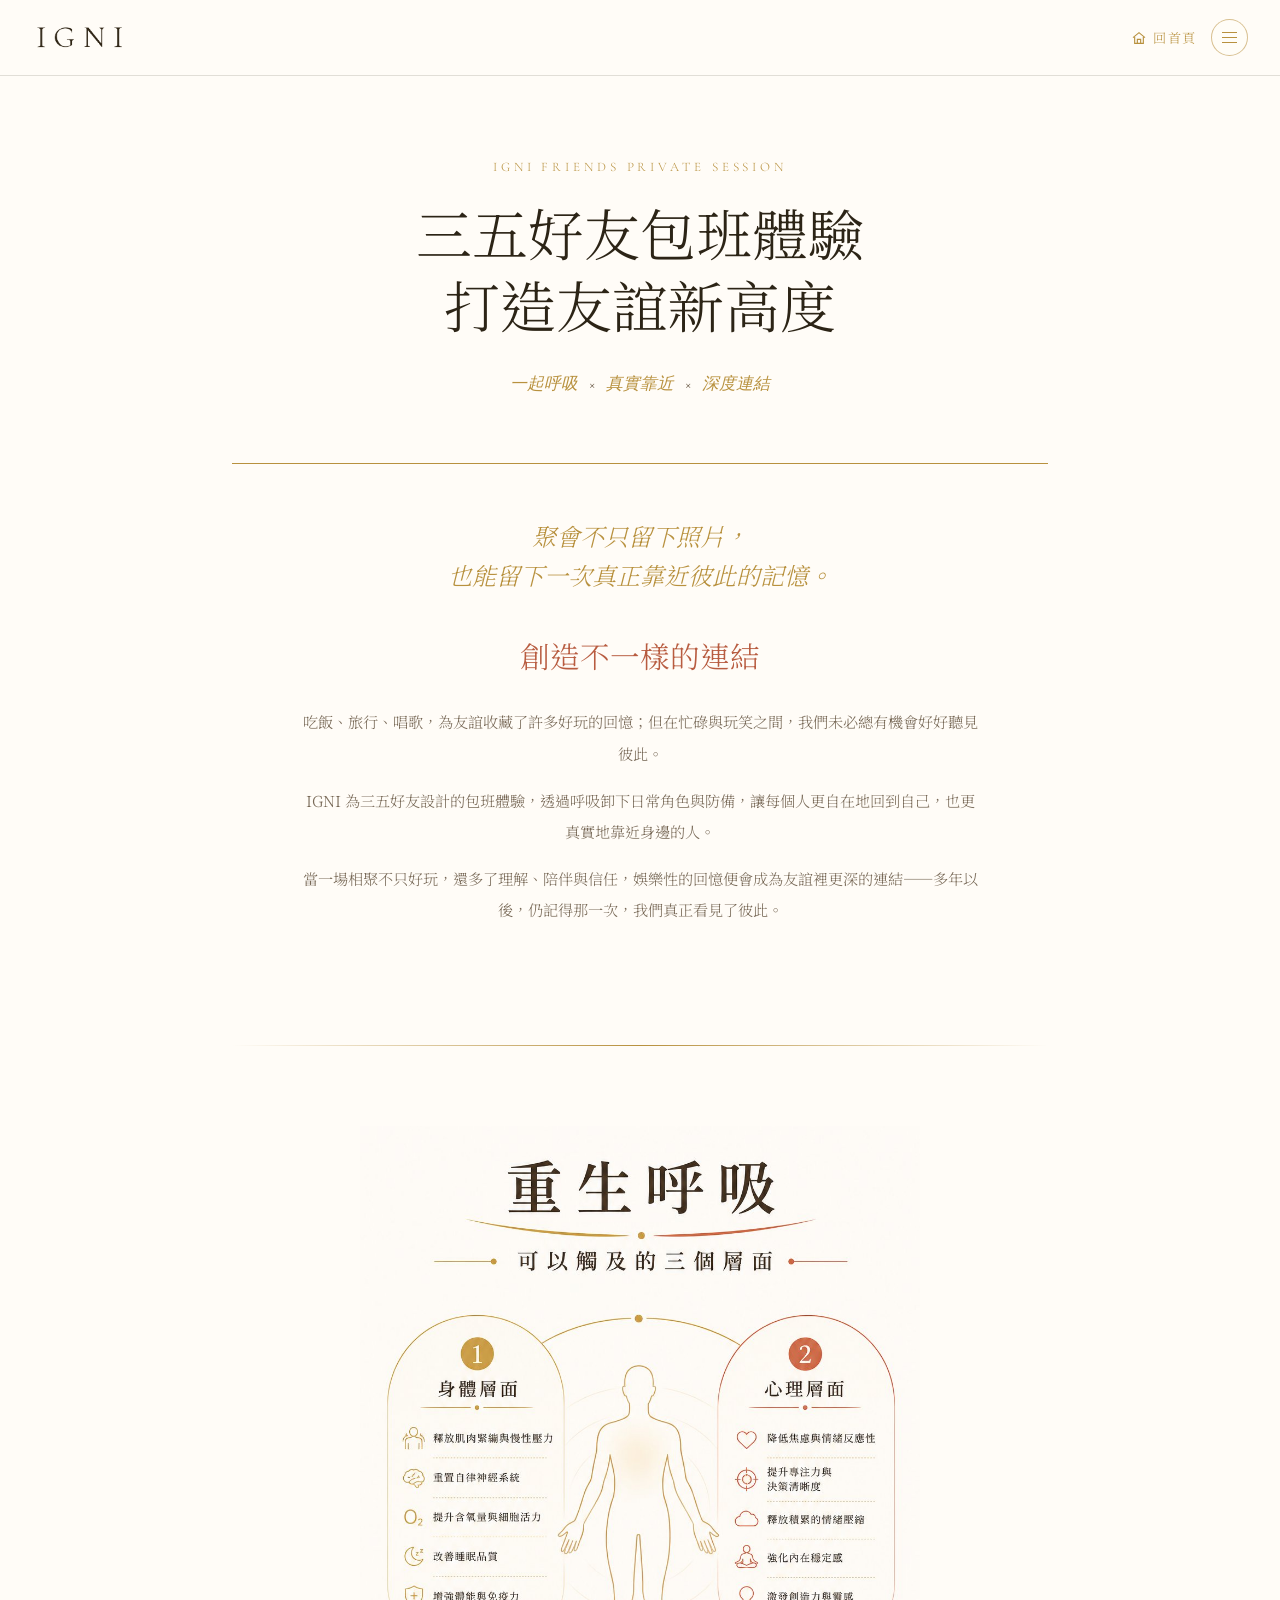
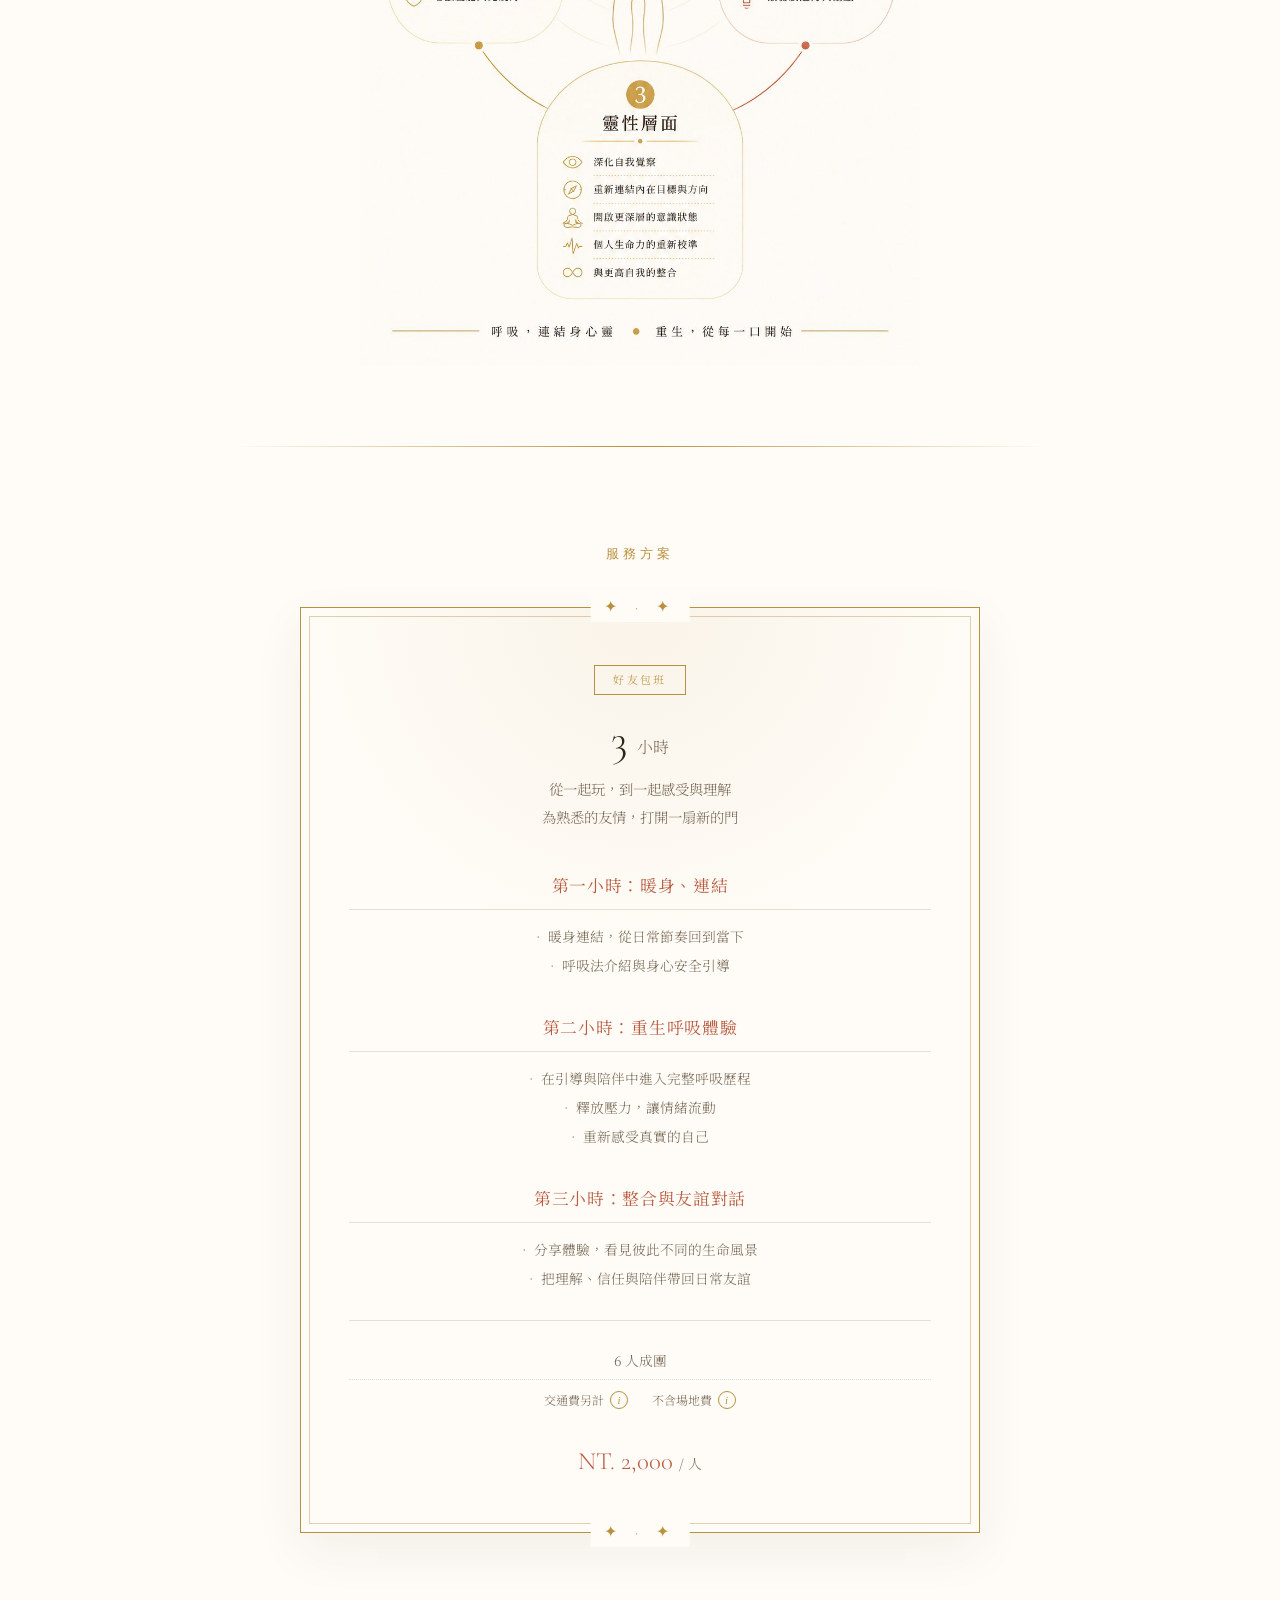
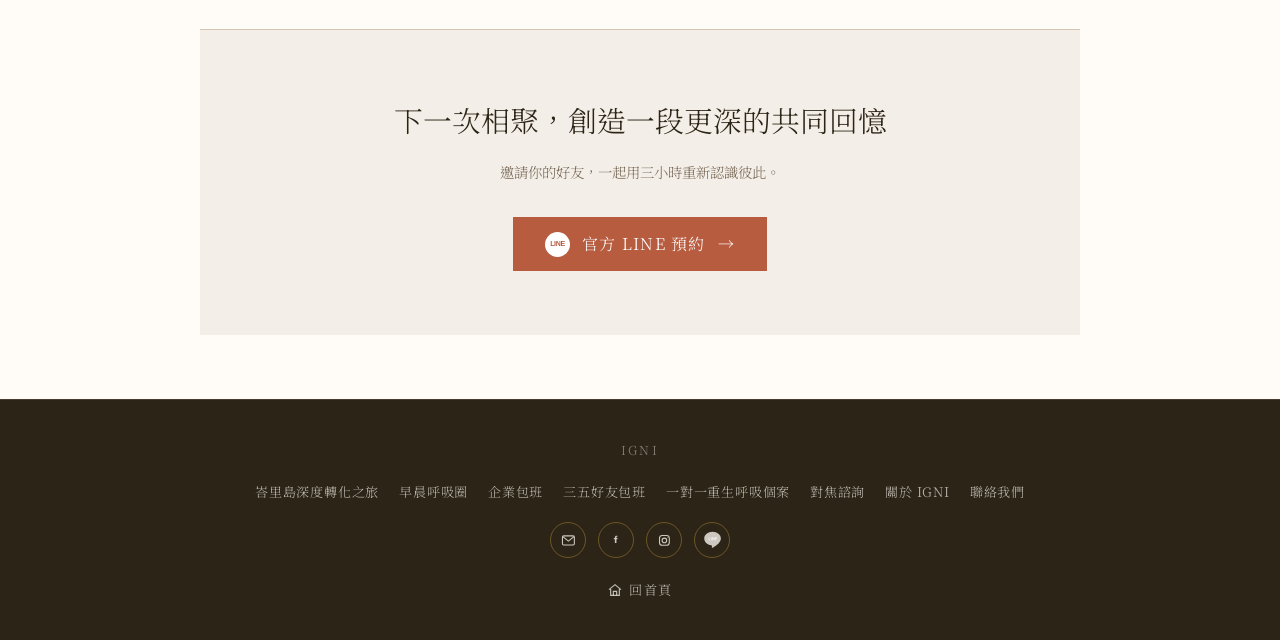
<file: activities/igni_friends.html>
<!DOCTYPE html>
<html lang="zh-Hant">
<head>
  <meta charset="UTF-8">
  <meta name="viewport" content="width=device-width, initial-scale=1.0">
  <meta name="description" content="IGNI 三五好友重生呼吸包班體驗，讓一場相聚從好玩回憶，走向更深的友誼連結。">
  <title>三五好友包班體驗 — IGNI</title>
  <link rel="preconnect" href="https://fonts.googleapis.com">
  <link rel="preconnect" href="https://fonts.gstatic.com" crossorigin>
  <link href="https://fonts.googleapis.com/css2?family=Cormorant+Garamond:ital,wght@0,300;0,400;1,300&amp;family=Noto+Serif+TC:wght@300;400;500&amp;display=swap" rel="stylesheet">
  <style>
    *, *::before, *::after { box-sizing: border-box; margin: 0; padding: 0; }
    :root {
      --bg: #fffcf7;
      --bg-2: #f3eee7;
      --text: #2c2416;
      --muted: #786957;
      --gold: #b8913e;
      --cta: #b85c40;
      --line: #d4c5b0;
    }
    html { scroll-behavior: smooth; }
    body {
      background: var(--bg);
      color: var(--text);
      font-family: "Noto Serif TC", serif;
      font-weight: 300;
      line-height: 1.8;
    }
    .page { max-width: 880px; margin: 0 auto; padding: 0 2rem 4rem; }
    .hero { text-align: center; padding: 5rem 1rem 4rem; border-bottom: 1px solid var(--gold); }
    .eyebrow, .section-label {
      color: var(--gold);
      font-family: "Cormorant Garamond", serif;
      font-size: 13px;
      letter-spacing: .3em;
      text-transform: uppercase;
    }
    .eyebrow { margin-bottom: 1.5rem; }
    .hero h1 {
      font-family: "Cormorant Garamond", "Noto Serif TC", serif;
      font-size: clamp(2.25rem, 5vw, 3.5rem);
      font-weight: 300;
      line-height: 1.28;
      margin-bottom: 1.4rem;
    }
    .hero-tags { color: var(--gold); font-family: "Cormorant Garamond", serif; font-size: 1.05rem; font-style: italic; }
    .hero-tags span { color: var(--muted); font-style: normal; padding: 0 .45rem; }
    .copy { max-width: 680px; margin: 0 auto; padding: 3.5rem 0; text-align: center; }
    .copy-question {
      color: var(--gold);
      font-family: "Cormorant Garamond", "Noto Serif TC", serif;
      font-size: 1.5rem;
      font-style: italic;
      line-height: 1.6;
      margin-bottom: 2rem;
    }
    .copy h2 { color: var(--cta); font-size: 1.85rem; font-weight: 300; margin-bottom: 1.5rem; }
    .copy p:not(.copy-question) { color: var(--muted); font-size: .95rem; line-height: 2.05; margin-bottom: 1rem; }
    .divider { height: 1px; border: 0; margin: 3rem 0; background: linear-gradient(90deg, transparent, var(--gold), transparent); }
    .layers { padding: 2rem 0; text-align: center; }
    .layers img { display: block; width: min(560px, 100%); height: auto; margin: 0 auto; }
    .plans { padding: 3rem 0; }
    .section-label { margin-bottom: 2.5rem; text-align: center; }
    .plan-card {
      position: relative;
      max-width: 680px;
      margin: 0 auto;
      padding: 3.5rem 3rem 3rem;
      border: 1px solid var(--gold);
      outline: 1px solid rgba(184, 145, 62, .42);
      outline-offset: -10px;
      background:
        radial-gradient(circle at 50% 0, rgba(184, 145, 62, .08), transparent 36%),
        var(--bg);
      text-align: center;
      box-shadow: 0 18px 50px rgba(44, 36, 22, .06);
    }
    .plan-card::before,
    .plan-card::after {
      position: absolute;
      left: 50%;
      color: var(--gold);
      background: var(--bg);
      padding: 0 .8rem;
      transform: translateX(-50%);
      font-family: "Cormorant Garamond", serif;
      letter-spacing: .45em;
      content: "✦  ·  ✦";
    }
    .plan-card::before { top: -15px; }
    .plan-card::after { bottom: -15px; }
    .plan-badge {
      display: inline-block;
      position: static;
      margin-bottom: 1.5rem;
      padding: 4px 18px;
      border: 1px solid var(--gold);
      background: transparent;
      color: var(--gold);
      font-size: 11px;
      letter-spacing: .22em;
    }
    .duration { font-family: "Cormorant Garamond", serif; font-size: 2.65rem; font-weight: 300; line-height: 1; }
    .duration span { color: var(--muted); font-family: "Noto Serif TC", serif; font-size: 1rem; }
    .tagline { color: var(--muted); font-size: .9rem; line-height: 1.9; margin: .9rem 0 2.5rem; }
    .part-title {
      color: var(--cta);
      margin: 2rem auto .75rem;
      padding-bottom: .55rem;
      border-bottom: 1px solid #e8dfd4;
      font-size: 1.05rem;
      font-weight: 400;
      letter-spacing: .04em;
    }
    .items { color: var(--muted); font-size: .86rem; line-height: 2.1; list-style: none; }
    .items li::before { content: "·"; display: inline-block; color: var(--gold); margin-right: .5rem; }
    .meta { margin-top: 1.75rem; padding-top: 1.25rem; border-top: 1px solid #e8dfd4; color: var(--muted); font-size: .85rem; }
    .meta-row {
      display: grid;
      grid-template-columns: 1fr auto 1fr;
      align-items: center;
      min-height: 2.4rem;
      border-bottom: 1px dotted #e8dfd4;
    }
    .meta-row > span:first-child { grid-column: 2; }
    .meta-row details { grid-column: 3; justify-self: end; }
    .meta-row:last-child { border-bottom: 0; }
    .fees-row {
      display: flex;
      align-items: center;
      justify-content: center;
      gap: 1.5rem;
      padding-top: .6rem;
      font-size: .75rem;
    }
    .fee-item {
      display: inline-flex;
      align-items: center;
      gap: .35rem;
      white-space: nowrap;
    }
    details.info { position: relative; flex: 0 0 auto; line-height: 1; }
    details.info summary {
      display: inline-flex;
      width: 18px;
      height: 18px;
      align-items: center;
      justify-content: center;
      border: 1px solid var(--gold);
      border-radius: 50%;
      color: var(--gold);
      cursor: pointer;
      font-family: Georgia, serif;
      font-size: 11px;
      font-style: italic;
      list-style: none;
    }
    details.info summary::-webkit-details-marker { display: none; }
    details.info summary:focus-visible { outline: 2px solid var(--cta); outline-offset: 3px; }
    .tip {
      position: absolute;
      right: 0;
      bottom: calc(100% + .6rem);
      z-index: 5;
      width: min(320px, 78vw);
      padding: .75rem .9rem;
      border: 1px solid var(--line);
      background: var(--bg);
      box-shadow: 0 10px 30px rgba(44, 36, 22, .1);
      color: var(--muted);
      font-size: .78rem;
      line-height: 1.75;
      text-align: left;
    }
    .price { color: var(--cta); font-family: "Cormorant Garamond", serif; font-size: 1.55rem; margin-top: 1.75rem; }
    .price small { color: var(--muted); font-family: "Noto Serif TC", serif; font-size: .85rem; }
    .cta { margin: 3rem -2rem 0; padding: 4rem 1rem; border-top: 1px solid var(--line); background: var(--bg-2); text-align: center; }
    .cta h2 { font-size: 1.8rem; font-weight: 300; margin-bottom: .85rem; }
    .cta p { color: var(--muted); font-size: .9rem; margin-bottom: 2rem; }
    .cta-button { display: inline-flex; align-items: center; gap: .75rem; padding: .8rem 2rem; background: var(--cta); color: white; letter-spacing: .08em; text-decoration: none; transition: opacity .2s, transform .2s; }
    .cta-button:hover { opacity: .9; transform: translateY(-1px); }
    .line-icon { display: inline-grid; width: 25px; height: 25px; place-items: center; border-radius: 50%; background: white; color: var(--cta); font-family: Arial, sans-serif; font-size: 7px; font-weight: 700; letter-spacing: -.05em; }
    @media (max-width: 600px) {
      .page { padding: 0 1rem 2rem; }
      .hero { padding: 4rem .25rem 3rem; }
      .hero h1 { font-size: 2.15rem; }
      .copy { padding: 3rem .35rem; }
      .plan-card { padding: 3rem 1.5rem 2.5rem; }
      .fees-row { gap: .9rem; font-size: .7rem; }
      .cta { margin: 3rem -1rem 0; }
      .tip { position: fixed; right: 1rem; bottom: 1rem; width: calc(100vw - 2rem); }
    }
  

/* SHARED SITE NAVIGATION */
.site-nav,
.site-nav * ,
.site-footer,
.site-footer * { box-sizing: border-box; }
.site-nav {
  position: sticky;
  top: 0;
  z-index: 1000;
  display: flex;
  align-items: center;
  justify-content: space-between;
  gap: 1rem;
  min-height: 76px;
  padding: 1rem 2rem;
  background: rgba(255,252,247,0.94);
  border-bottom: 1px solid rgba(44,36,22,0.14);
  backdrop-filter: blur(8px);
}
.site-logo {
  display: inline-flex;
  align-items: center;
  text-decoration: none;
  line-height: 1;
}
.site-logo img {
  display: block;
  width: 96px;
  height: auto;
}
.site-nav-actions {
  display: flex;
  align-items: center;
  gap: 0.9rem;
}
.site-home-link {
  display: inline-flex;
  align-items: center;
  gap: 0.4rem;
  color: #B8913E;
  text-decoration: none;
  font-size: 0.82rem;
  letter-spacing: 0.12em;
  white-space: nowrap;
  transition: color 0.2s ease, opacity 0.2s ease;
}
.site-home-link:hover { color: #B85C40; }
.site-home-link svg {
  width: 1rem;
  height: 1rem;
  stroke: currentColor;
  stroke-width: 1.7;
  fill: none;
}
.site-menu {
  position: relative;
  line-height: 1;
}
.site-menu summary {
  width: 2.3rem;
  height: 2.3rem;
  border: 1px solid rgba(184,145,62,0.55);
  border-radius: 50%;
  display: inline-flex;
  flex-direction: column;
  align-items: center;
  justify-content: center;
  gap: 4px;
  cursor: pointer;
  list-style: none;
  background: rgba(255,252,247,0.75);
}
.site-menu summary::-webkit-details-marker { display: none; }
.site-menu summary span {
  width: 15px;
  height: 1px;
  background: #B8913E;
  display: block;
}
.site-menu-panel {
  position: absolute;
  top: calc(100% + 0.75rem);
  right: 0;
  min-width: 240px;
  padding: 0.75rem 0;
  background: #fffcf7;
  border: 1px solid rgba(184,145,62,0.32);
  box-shadow: 0 18px 44px rgba(44,36,22,0.12);
}
.site-menu-panel a {
  display: block;
  padding: 0.65rem 1rem;
  color: #2C2416;
  text-decoration: none;
  font-size: 0.86rem;
  line-height: 1.5;
  letter-spacing: 0.04em;
  white-space: nowrap;
}
.site-menu-panel a:hover {
  color: #B85C40;
  background: #F3EEE7;
}
.site-footer {
  background: #2C2416;
  padding: 2.4rem 2rem;
  border-top: 1px solid rgba(255,252,247,0.12);
}
.site-footer-inner {
  width: 100%;
  max-width: 980px;
  margin: 0 auto;
  display: flex;
  flex-direction: column;
  align-items: center;
  gap: 1.25rem;
  text-align: center;
}
.site-footer-brand {
  color: rgba(255,252,247,0.42);
  font-size: 0.78rem;
  letter-spacing: 0.18em;
  text-transform: uppercase;
}
.site-footer-services {
  display: flex;
  justify-content: center;
  gap: 0.8rem 1.25rem;
  flex-wrap: wrap;
  width: 100%;
}
.site-footer-services a {
  color: rgba(255,252,247,0.68);
  text-decoration: none;
  font-size: 0.82rem;
  letter-spacing: 0.06em;
  line-height: 1.6;
  transition: color 0.2s ease, transform 0.2s ease;
}
.site-footer-services a:hover {
  color: #fffcf7;
  transform: translateY(-1px);
}
.site-contact-links {
  display: flex;
  align-items: center;
  justify-content: center;
  gap: 0.75rem;
  flex-wrap: wrap;
}
.site-contact-link {
  width: 2.25rem;
  height: 2.25rem;
  border: 1px solid rgba(184,145,62,0.46);
  border-radius: 50%;
  display: inline-flex;
  align-items: center;
  justify-content: center;
  color: rgba(255,252,247,0.76);
  text-decoration: none;
  transition: color 0.2s ease, border-color 0.2s ease, transform 0.2s ease;
}
.site-contact-link:hover {
  color: #fffcf7;
  border-color: #B8913E;
  transform: translateY(-1px);
}
.site-contact-link svg {
  width: 1.05rem;
  height: 1.05rem;
  stroke: currentColor;
  stroke-width: 1.55;
  fill: none;
}
.site-contact-link .site-contact-text {
  font-size: 0.68rem;
  letter-spacing: 0.08em;
  color: currentColor;
}
.site-contact-link--facebook svg,
.site-contact-link--line svg {
  fill: currentColor;
  stroke: none;
}
.site-contact-link--facebook svg {
  width: 0.72rem;
  height: 1.35rem;
}
.site-contact-link--line svg {
  width: 1.55rem;
  height: 1.55rem;
}
.site-footer .site-home-link { color: rgba(255,252,247,0.72); }
.site-footer .site-home-link:hover { color: #fffcf7; }
@media (max-width: 640px) {
  .site-nav {
    min-height: 68px;
    padding: 0.85rem 1rem;
  }
  .site-logo img { width: 82px; }
  .site-home-link span { display: none; }
  .site-menu-panel {
    position: fixed;
    top: 68px;
    right: 1rem;
    left: 1rem;
    min-width: 0;
  }
  .site-menu-panel a {
    white-space: normal;
    text-align: left;
  }
  .site-footer-inner {
    align-items: stretch;
    text-align: left;
  }
  .site-footer-services {
    justify-content: flex-start;
  }
  .site-footer-services a {
    width: calc(50% - 0.625rem);
  }
  .site-footer .site-home-link span { display: inline; }
}

</style>
</head>
<body>

<nav class="site-nav" aria-label="主要導覽">
  <a class="site-logo" href="https://asjudy60426-commits.github.io/website/" aria-label="回到 IGNI 首頁">
    <img src="../img/黑色logo.PNG" alt="IGNI">
  </a>
  <div class="site-nav-actions">
    <a class="site-home-link" href="https://asjudy60426-commits.github.io/website/" aria-label="回首頁">
        <svg viewBox="0 0 24 24" aria-hidden="true">
          <path d="M3 11.5 12 4l9 7.5"></path>
          <path d="M5.5 10.5V20h13v-9.5"></path>
          <path d="M9.5 20v-6h5v6"></path>
        </svg>
      <span>回首頁</span>
    </a>
    <details class="site-menu">
      <summary aria-label="開啟服務選單">
        <span></span>
        <span></span>
        <span></span>
      </summary>
      <div class="site-menu-panel">
        <a href="https://asjudy60426-commits.github.io/website/activities/igni_retreat_bali.html">峇里島深度轉化之旅</a>
        <a href="https://asjudy60426-commits.github.io/website/activities/morning_breath_circle.html">早晨呼吸圈</a>
        <a href="https://asjudy60426-commits.github.io/website/activities/igni_corporate">企業包班</a>
        <a href="https://asjudy60426-commits.github.io/website/activities/igni_friends">三五好友包班</a>
        <a href="https://asjudy60426-commits.github.io/website/activities/igni_1on1session.html">一對一重生呼吸個案</a>
        <a href="https://asjudy60426-commits.github.io/website/activities/igni_conscious_consultation.html">對焦諮詢</a>
        <a href="https://asjudy60426-commits.github.io/website/activities/IGNI_about.html">關於 IGNI</a>
        <a href="https://line.me/R/ti/p/@012gesap">聯絡我們</a>
      </div>
    </details>
  </div>
</nav>
  <main class="page">
    <header class="hero">
      <div class="eyebrow">IGNI FRIENDS PRIVATE SESSION</div>
      <h1>三五好友包班體驗<br>打造友誼新高度</h1>
      <div class="hero-tags">一起呼吸 <span>×</span> 真實靠近 <span>×</span> 深度連結</div>
    </header>

    <section class="copy" aria-labelledby="connection-title">
      <p class="copy-question">聚會不只留下照片，<br>也能留下一次真正靠近彼此的記憶。</p>
      <h2 id="connection-title">創造不一樣的連結</h2>
      <p>吃飯、旅行、唱歌，為友誼收藏了許多好玩的回憶；但在忙碌與玩笑之間，我們未必總有機會好好聽見彼此。</p>
      <p>IGNI 為三五好友設計的包班體驗，透過呼吸卸下日常角色與防備，讓每個人更自在地回到自己，也更真實地靠近身邊的人。</p>
      <p>當一場相聚不只好玩，還多了理解、陪伴與信任，娛樂性的回憶便會成為友誼裡更深的連結——多年以後，仍記得那一次，我們真正看見了彼此。</p>
    </section>

    <hr class="divider">

    <section class="layers" aria-label="重生呼吸可以觸及的三個層面">
      <img src="../img/breathwork_layers.jpg" alt="重生呼吸可以觸及身體、心理與靈性三個層面">
    </section>

    <hr class="divider">

    <section class="plans" aria-labelledby="plans-title">
      <div class="section-label" id="plans-title">服務方案</div>
      <article class="plan-card">
        <div class="plan-badge">好友包班</div>
        <div class="duration">3 <span>小時</span></div>
        <p class="tagline">從一起玩，到一起感受與理解<br>為熟悉的友情，打開一扇新的門</p>

        <h3 class="part-title">第一小時：暖身、連結</h3>
        <ul class="items">
          <li>暖身連結，從日常節奏回到當下</li>
          <li>呼吸法介紹與身心安全引導</li>
        </ul>

        <h3 class="part-title">第二小時：重生呼吸體驗</h3>
        <ul class="items">
          <li>在引導與陪伴中進入完整呼吸歷程</li>
          <li>釋放壓力，讓情緒流動</li>
          <li>重新感受真實的自己</li>
        </ul>

        <h3 class="part-title">第三小時：整合與友誼對話</h3>
        <ul class="items">
          <li>分享體驗，看見彼此不同的生命風景</li>
          <li>把理解、信任與陪伴帶回日常友誼</li>
        </ul>

        <div class="meta">
          <div class="meta-row"><span>6 人成團</span></div>
          <div class="fees-row">
            <div class="fee-item">
              <span>交通費另計</span>
              <details class="info">
                <summary aria-label="交通費說明">i</summary>
                <span class="tip">雙北地區免交通費</span>
              </details>
            </div>
            <div class="fee-item">
              <span>不含場地費</span>
              <details class="info">
                <summary aria-label="場地費說明">i</summary>
                <span class="tip">場地請自行提供，建議通風良好、可平躺的空間，亦有提供場館代訂服務，請私訊洽詢</span>
              </details>
            </div>
          </div>
        </div>
        <div class="price">NT. 2,000 <small>/ 人</small></div>
      </article>
    </section>

    <section class="cta" aria-labelledby="cta-title">
      <h2 id="cta-title">下一次相聚，創造一段更深的共同回憶</h2>
      <p>邀請你的好友，一起用三小時重新認識彼此。</p>
      <a class="cta-button" href="https://line.me/R/ti/p/@012gesap" target="_blank" rel="noopener noreferrer" aria-label="前往 IGNI 官方 LINE 私訊預約">
        <span class="line-icon" aria-hidden="true">LINE</span>
        <span>官方 LINE 預約</span>
        <span aria-hidden="true">→</span>
      </a>
    </section>
  </main>
<footer class="site-footer">
  <div class="site-footer-inner">
    <div class="site-footer-brand">IGNI</div>
    <nav class="site-footer-services" aria-label="IGNI 服務連結">
      <a href="https://asjudy60426-commits.github.io/website/activities/igni_retreat_bali.html">峇里島深度轉化之旅</a>
      <a href="https://asjudy60426-commits.github.io/website/activities/morning_breath_circle.html">早晨呼吸圈</a>
      <a href="https://asjudy60426-commits.github.io/website/activities/igni_corporate">企業包班</a>
      <a href="https://asjudy60426-commits.github.io/website/activities/igni_friends">三五好友包班</a>
      <a href="https://asjudy60426-commits.github.io/website/activities/igni_1on1session.html">一對一重生呼吸個案</a>
        <a href="https://asjudy60426-commits.github.io/website/activities/igni_conscious_consultation.html">對焦諮詢</a>
      <a href="https://asjudy60426-commits.github.io/website/activities/IGNI_about.html">關於 IGNI</a>
      <a href="https://line.me/R/ti/p/@012gesap">聯絡我們</a>
    </nav>
    <div class="site-contact-links" aria-label="聯絡方式">
      <a class="site-contact-link" href="mailto:igni@igni-tw.com" aria-label="Email">
        <svg viewBox="0 0 24 24" aria-hidden="true">
          <rect x="3.5" y="5.5" width="17" height="13" rx="1.8"></rect>
          <path d="m4.5 7 7.5 6 7.5-6"></path>
        </svg>
      </a>
      <a class="site-contact-link site-contact-link--facebook" href="https://www.facebook.com/feillarebirthingbreathwork/" aria-label="Facebook">
        <svg viewBox="0 0 24 24" aria-hidden="true">
          <path d="M15.6 8.1h-2.2V6.7c0-.6.4-.8.8-.8h1.3V3.6l-1.9-.1c-2.1 0-3.5 1.3-3.5 3.6v1H8v2.6h2.1v7.8h3.3v-7.8h1.9l.3-2.6Z"></path>
        </svg>
      </a>
      <a class="site-contact-link" href="https://www.instagram.com/feilla_rebirthingbreathwork?igsh=MTR3ZHFhN3RiMHFrbQ%3D%3D&amp;utm_source=qr" aria-label="Instagram">
        <svg viewBox="0 0 24 24" aria-hidden="true">
          <rect x="5" y="5" width="14" height="14" rx="4"></rect>
          <circle cx="12" cy="12" r="3.25"></circle>
          <circle cx="16.4" cy="7.8" r="0.55" fill="currentColor" stroke="none"></circle>
        </svg>
      </a>
      <a class="site-contact-link site-contact-link--line" href="https://line.me/R/ti/p/@012gesap" aria-label="Line">
        <svg viewBox="0 0 48 48" aria-hidden="true">
          <path d="M40.4 20.5c0-7.2-7.2-13-16.1-13S8.2 13.3 8.2 20.5c0 6.5 5.7 12 13.4 13.1.5.1 1.2.3 1.4.8.2.4.1 1 .1 1.4l-.2 1.3c-.1.4-.3 1.6 1.4.9 1.7-.7 9.1-5.4 12.4-9.2 2.3-2.5 3.7-5 3.7-8.3Z"></path>
          <path fill="currentColor" d="M18.1 18.1h-1.3v5.7h3.7v-1.2h-2.4v-4.5Zm4.3 0h-1.3v5.7h1.3v-5.7Zm5.8 0h-1.3v3.4l-2.5-3.4h-1.2v5.7h1.3v-3.5l2.6 3.5h1.1v-5.7Zm4.5 1.2v-1.2h-3.8v5.7h3.8v-1.2h-2.5v-1.1h2.3v-1.2h-2.3v-1h2.5Z"></path>
        </svg>
      </a>
    </div>
    <a class="site-home-link" href="https://asjudy60426-commits.github.io/website/" aria-label="回首頁">
        <svg viewBox="0 0 24 24" aria-hidden="true">
          <path d="M3 11.5 12 4l9 7.5"></path>
          <path d="M5.5 10.5V20h13v-9.5"></path>
          <path d="M9.5 20v-6h5v6"></path>
        </svg>
      <span>回首頁</span>
    </a>
  </div>
</footer>

</body>
</html>
</file>
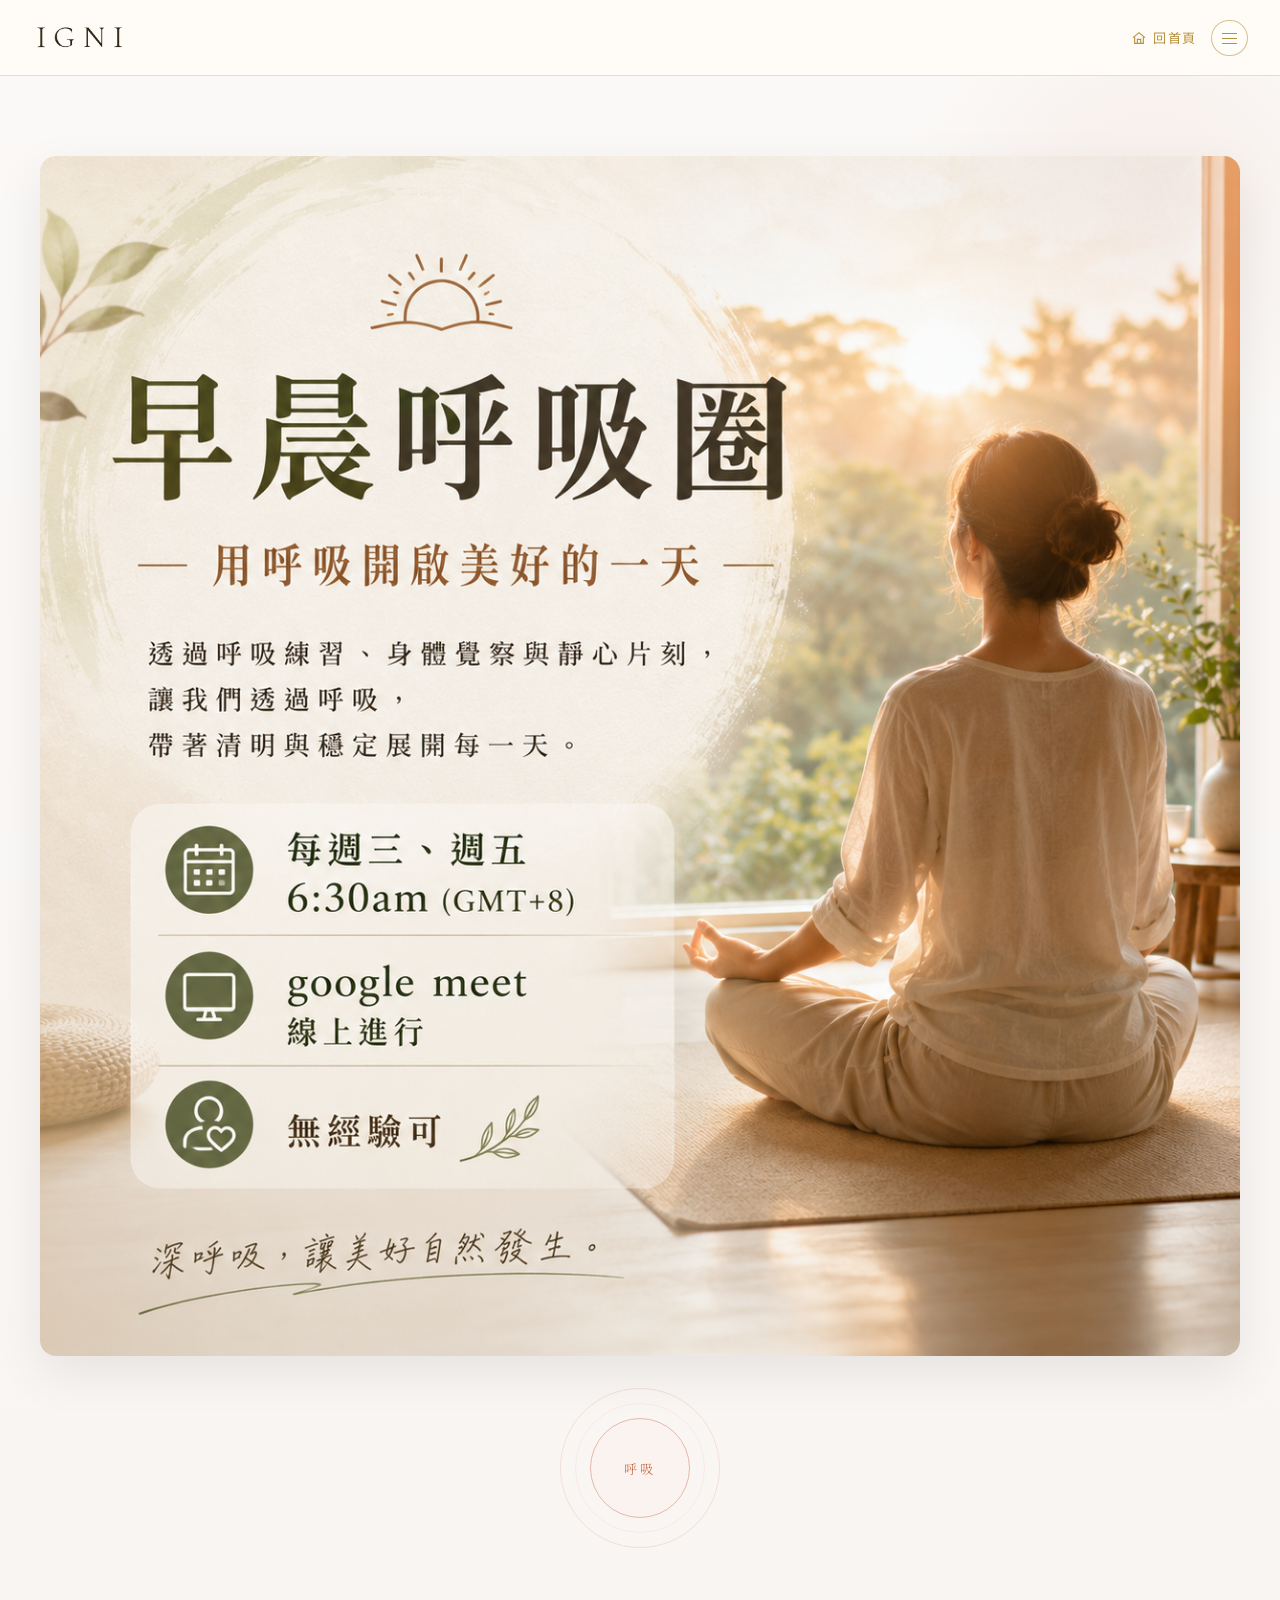
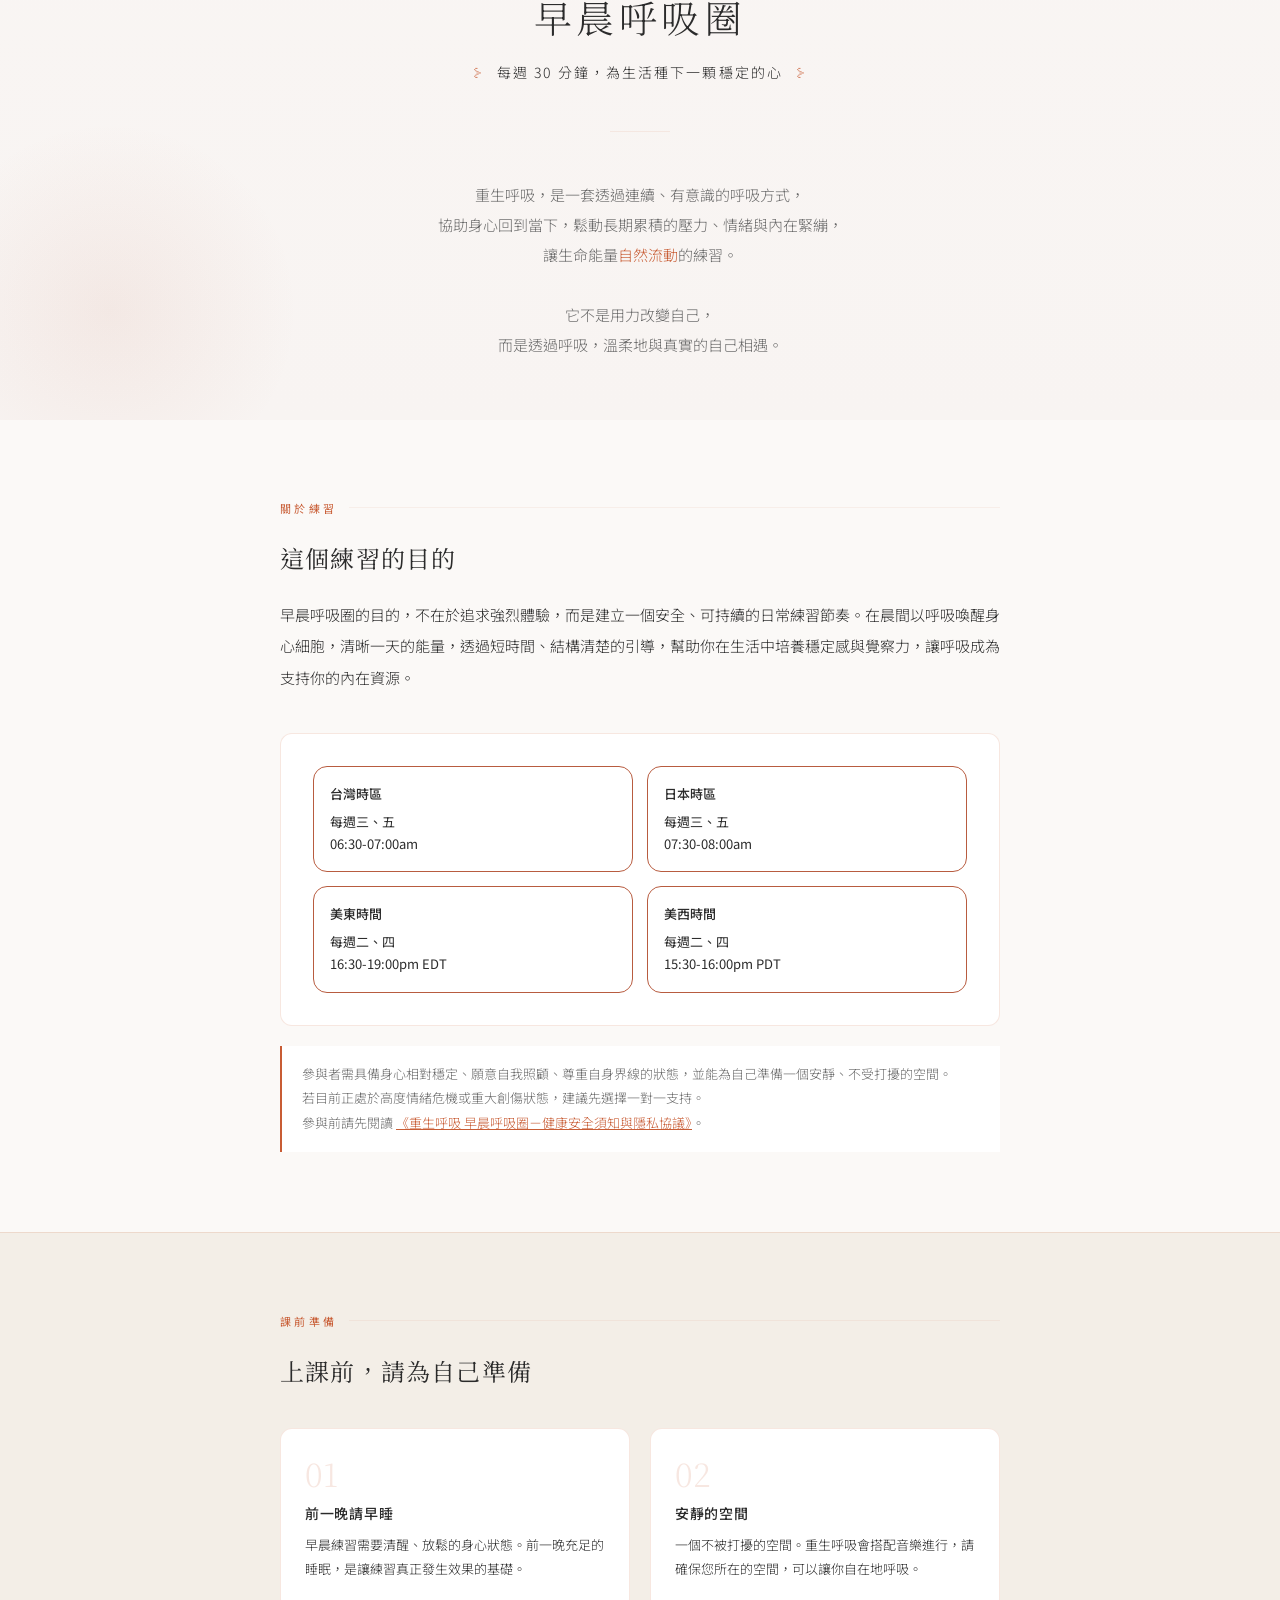
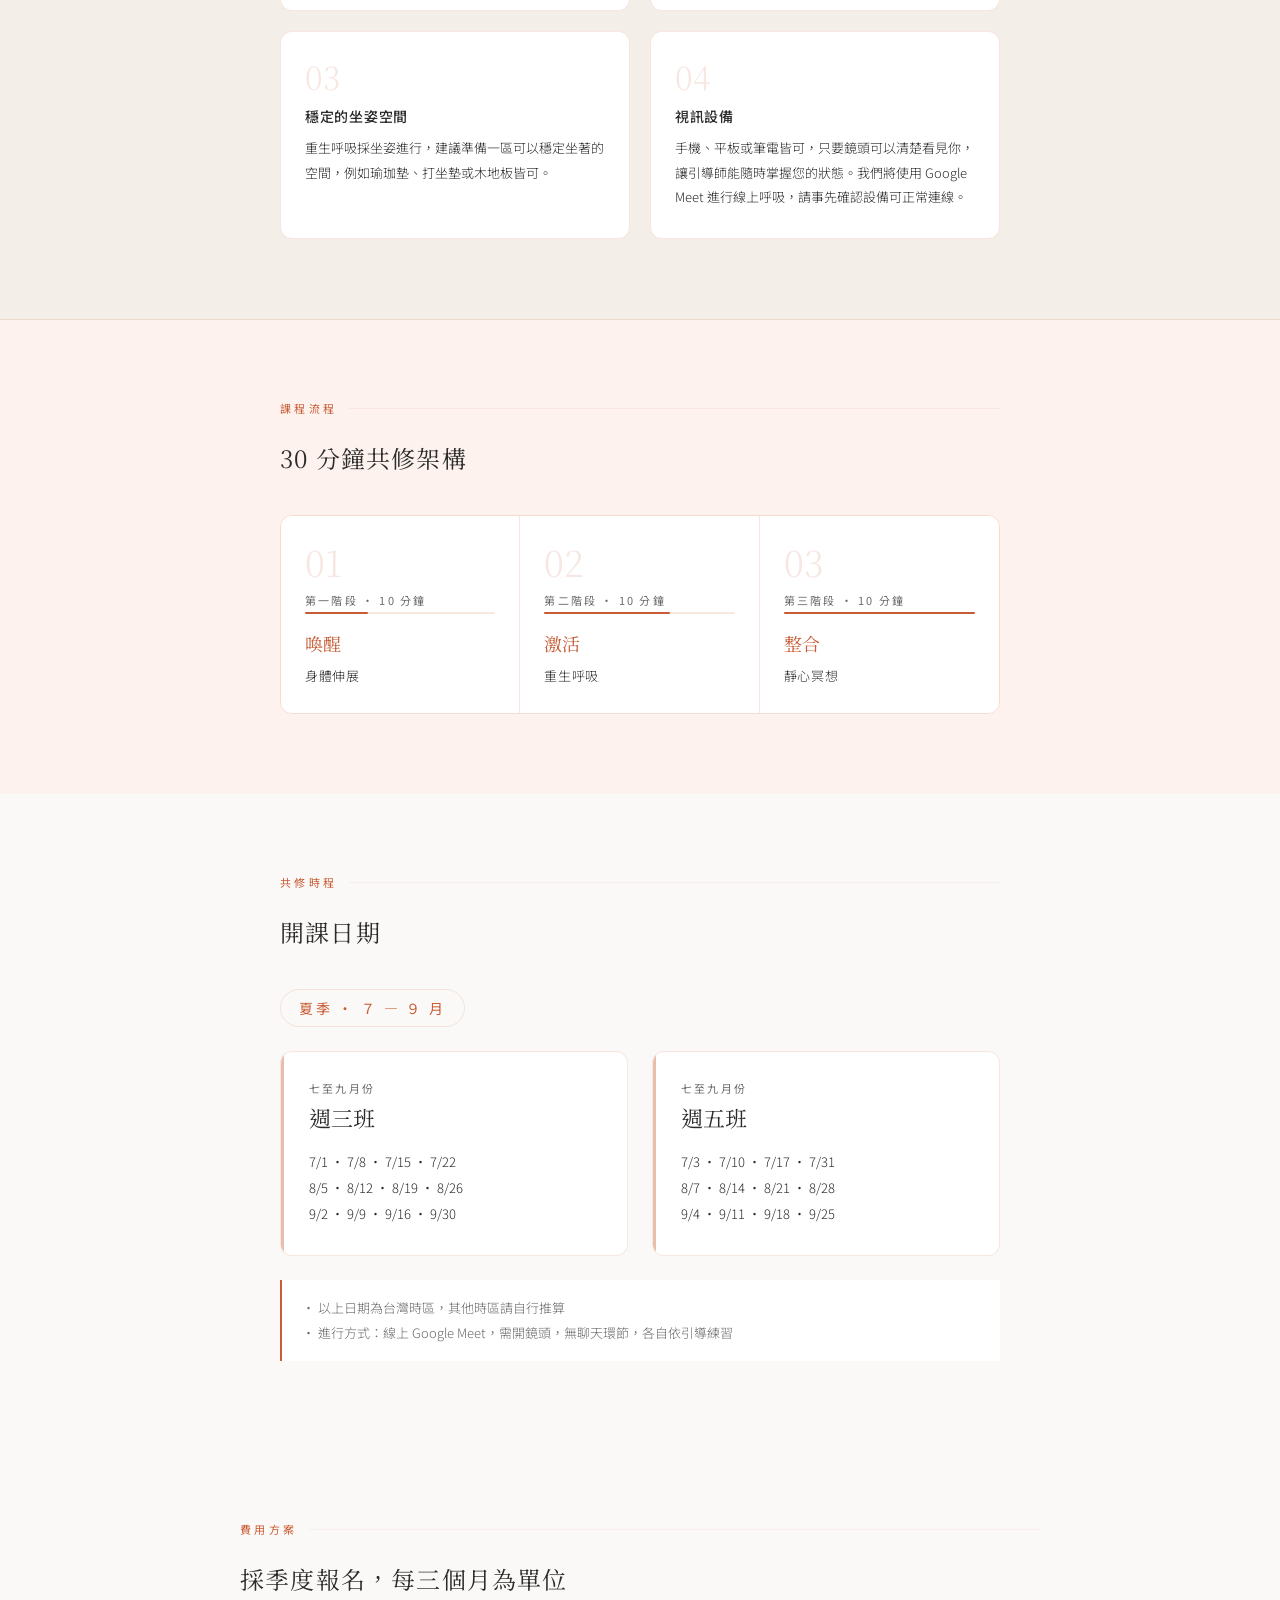
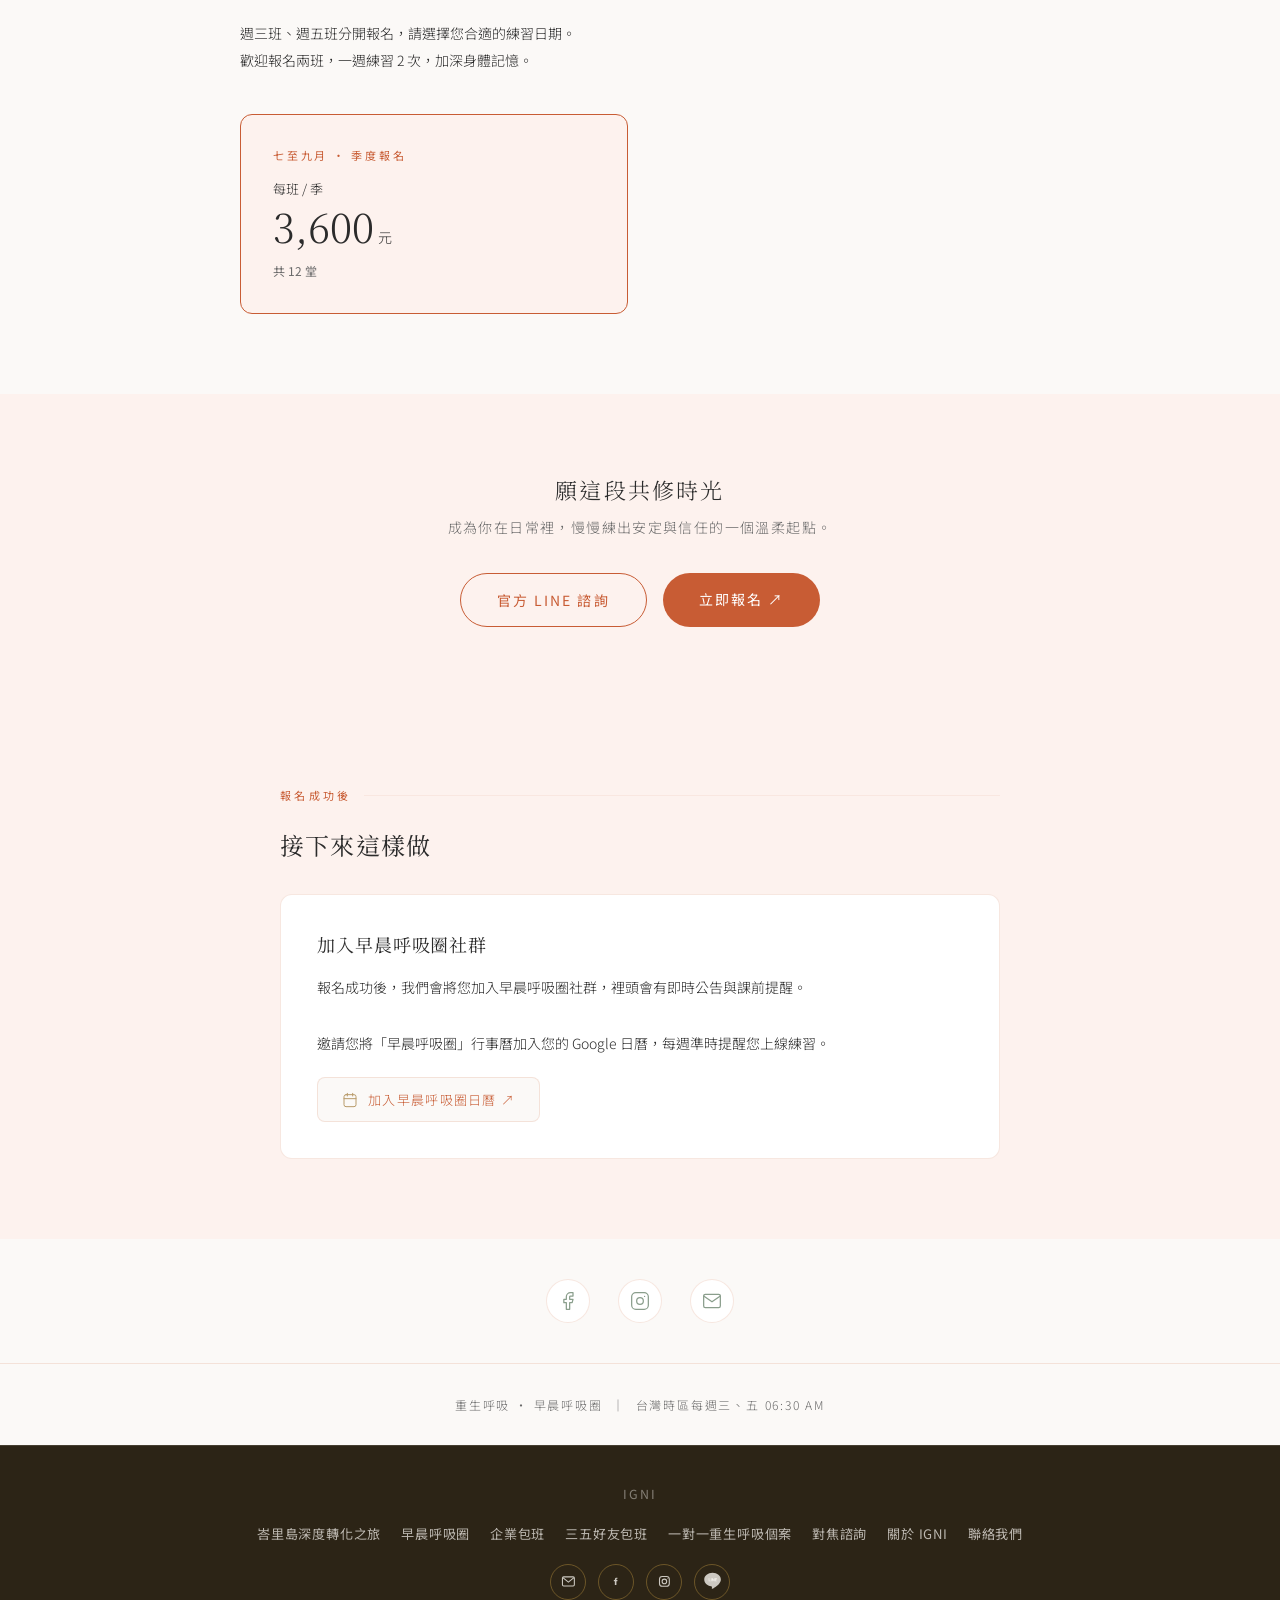
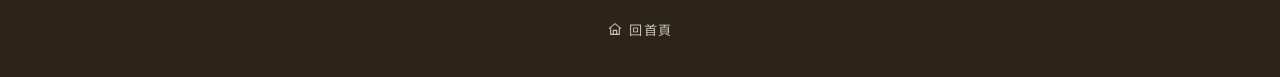
<file: activities/morning_breath_circle.html>
<!DOCTYPE html>
<html lang="zh-TW">
<head>
<meta charset="UTF-8">
<meta name="viewport" content="width=device-width, initial-scale=1.0">
<link href="https://fonts.googleapis.com/css2?family=Noto+Serif+TC:wght@300;400;500&amp;family=Noto+Sans+TC:wght@300;400;500&amp;display=swap" rel="stylesheet">
<style>
  *, *::before, *::after { box-sizing: border-box; margin: 0; padding: 0; }
  :root {
    --bg: #FBF9F7; --cream: #FBF9F7; --cream2: #F3EEE7;
    --text: #2b2b2b; --muted: #6a6a6a;
    --accent: #C85C34; --accent-light: rgba(200,92,52,0.15); --accent-pale: #FDF2EE;
    --gold: var(--accent); --gold-light: var(--accent-light);
    --sage: var(--accent); --sage-light: var(--accent-light); --sage-pale: var(--accent-pale);
    --stone: var(--text); --stone-light: var(--muted); --ink: var(--text); --warm-white: var(--bg);
  }
  body { font-family:'Noto Sans TC',sans-serif; background:var(--bg); color:var(--text); overflow-x:hidden; }

  .hero { position:relative; min-height:100vh; display:flex; flex-direction:column; align-items:center; justify-content:center; padding:80px 40px 60px; background:linear-gradient(180deg, rgba(251,249,247,1), rgba(248,244,242,1)); overflow:hidden; }
  .hero::before { content:''; position:absolute; top:-120px; right:-120px; width:500px; height:500px; border-radius:50%; background:radial-gradient(circle,rgba(184,92,64,0.07) 0%,transparent 70%); pointer-events:none; }
  .hero::after { content:''; position:absolute; bottom:-80px; left:-80px; width:380px; height:380px; border-radius:50%; background:radial-gradient(circle,rgba(184,92,64,0.08) 0%,transparent 70%); pointer-events:none; }
  .breath-circle { width:160px; height:160px; border-radius:50%; border:1.5px solid var(--accent-light); display:flex; align-items:center; justify-content:center; position:relative; margin-bottom:40px; animation:breathe 6s ease-in-out infinite; }
  .breath-circle::before { content:''; position:absolute; width:130px; height:130px; border-radius:50%; border:0.5px solid var(--accent-light); opacity:0.5; }
  .breath-circle::after { content:''; position:absolute; width:100px; height:100px; border-radius:50%; background:var(--accent-pale); border:0.5px solid var(--accent); opacity:0.4; animation:breathe-inner 6s ease-in-out infinite; }
  @keyframes breathe { 0%,100%{transform:scale(1);opacity:0.8;} 50%{transform:scale(1.06);opacity:1;} }
  @keyframes breathe-inner { 0%,100%{transform:scale(1);} 50%{transform:scale(1.12);} }
  .logo-text { position:relative; z-index:1; font-family:'Noto Serif TC',serif; font-size:13px; font-weight:300; letter-spacing:0.25em; color:var(--sage); }
  .hero-title { font-family:'Noto Serif TC',serif; font-size:38px; font-weight:300; letter-spacing:0.12em; color:var(--ink); text-align:center; line-height:1.5; margin-bottom:12px; }
  .hero-sub { font-size:14px; font-weight:300; color:var(--stone); letter-spacing:0.15em; text-align:center; margin-bottom:48px; }
  .ornament { color:var(--gold); font-size:18px; margin:0 8px; opacity:0.7; }
  .divider { width:60px; height:0.5px; background:var(--gold-light); margin:0 auto 48px; opacity:0.6; }
  .hero-desc { max-width:520px; text-align:center; font-size:15px; line-height:2; color:var(--muted); font-weight:300; }
  .hero-desc em { font-style:normal; color:var(--accent); }

  .section { padding:80px 40px; max-width:800px; margin:0 auto; }
  .section-label { font-size:11px; letter-spacing:0.3em; color:var(--gold); text-transform:uppercase; margin-bottom:24px; display:flex; align-items:center; gap:12px; }
  .section-label::after { content:''; flex:1; height:0.5px; background:var(--gold-light); opacity:0.5; }
  .section-title { font-family:'Noto Serif TC',serif; font-size:24px; font-weight:400; color:var(--ink); margin-bottom:24px; letter-spacing:0.05em; }
  .desc-block { font-size:15px; line-height:2.1; color:var(--stone); font-weight:300; }
  .bg-sage { background:var(--accent-pale); }
  .bg-cream { background:var(--cream2); }

  .time-block { background:white; border:0.5px solid var(--accent-light); border-radius:12px; padding:32px; margin-top:40px; display:flex; align-items:flex-start; gap:32px; }
  .time-info { width:100%; }
  .timezone-grid { display:grid; grid-template-columns:repeat(2,1fr); gap:14px; margin-top:0; width:100%; }
  .timezone-item { background:transparent; border:1px solid #B85C40; border-radius:14px; padding:16px; font-size:13px; color:var(--stone); line-height:1.7; }
  .timezone-item--asia, .timezone-item--us { background:transparent; }
  .timezone-item strong { display:block; margin-bottom:6px; color:var(--ink); font-weight:500; }
  .time-sub { display:none; }
  .notice-box { background:white; border-left:2px solid var(--accent); padding:16px 20px; margin-top:20px; font-size:13px; color:var(--muted); line-height:1.9; font-weight:300; }
  .notice-box a { color:var(--accent); text-decoration:underline; }

  .prep-grid { display:grid; grid-template-columns:1fr 1fr; gap:20px; margin-top:40px; }
  .prep-card { background:white; border:0.5px solid var(--accent-light); border-radius:12px; padding:28px 24px; }
  .prep-num { font-family:'Noto Serif TC',serif; font-size:32px; font-weight:300; color:var(--sage-light); line-height:1; margin-bottom:14px; }
  .prep-title { font-size:14px; font-weight:500; color:var(--ink); margin-bottom:10px; letter-spacing:0.05em; }
  .prep-desc { font-size:13px; color:var(--stone); line-height:1.9; font-weight:300; }

  .flow-grid { display:grid; grid-template-columns:1fr 1fr 1fr; gap:0; margin-top:40px; border:0.5px solid var(--accent-light); border-radius:12px; overflow:hidden; }
  .flow-card { padding:28px 24px; background:white; }
  .flow-card:not(:last-child) { border-right:0.5px solid var(--sage-light); }
  .flow-num { font-family:'Noto Serif TC',serif; font-size:36px; font-weight:300; color:var(--sage-light); line-height:1; margin-bottom:12px; }
  .flow-stage { font-size:11px; letter-spacing:0.2em; color:var(--stone-light); margin-bottom:4px; }
  .flow-keyword { font-family:'Noto Serif TC',serif; font-size:18px; font-weight:400; color:var(--sage); margin-bottom:10px; }
  .flow-title { font-size:13px; font-weight:300; color:var(--stone); letter-spacing:0.05em; }
  .flow-bar { height:2px; background:var(--accent-light); margin-bottom:16px; border-radius:2px; }
  .flow-bar-fill { height:100%; background:var(--accent); border-radius:2px; }

  .season-tag { display:inline-block; padding:4px 14px; border:0.5px solid var(--gold-light); border-radius:20px; font-size:11px; color:var(--gold); letter-spacing:0.2em; margin-bottom:24px; }
  .season-tag--large { font-size:14px; padding:8px 18px; }
  .schedule-grid { display:grid; grid-template-columns:1fr 1fr; gap:24px; }
  .schedule-card { background:white; border:0.5px solid var(--accent-light); border-radius:12px; padding:28px; position:relative; overflow:hidden; }
  .schedule-card::before { content:''; position:absolute; top:0; left:0; width:3px; height:100%; background:var(--accent); opacity:0.4; }
  .schedule-card-month { font-size:11px; letter-spacing:0.2em; color:var(--stone-light); margin-bottom:6px; }
  .schedule-card-title { font-family:'Noto Serif TC',serif; font-size:22px; font-weight:400; color:var(--ink); margin-bottom:16px; }
  .schedule-card-dates { font-size:13px; line-height:2; color:var(--stone); font-weight:300; }

  .price-section { padding:80px 40px; background:var(--cream); }
  .price-inner { max-width:800px; margin:0 auto; }
  .price-intro { font-size:14px; color:var(--stone); font-weight:300; line-height:1.9; margin-bottom:40px; }
  .price-cards { display:grid; grid-template-columns:1fr 1fr; gap:24px; }
  .price-card { background:white; border:0.5px solid var(--accent-light); border-radius:12px; padding:32px; }
  .price-card-tag { font-size:11px; letter-spacing:0.25em; color:var(--gold); margin-bottom:16px; display:block; }
  .price-card-label { font-size:13px; color:var(--stone); font-weight:300; margin-bottom:8px; }
  .price-card-amount { font-family:'Noto Serif TC',serif; font-size:40px; font-weight:300; color:var(--ink); line-height:1; }
  .price-card-unit { font-size:14px; color:var(--stone); font-weight:300; margin-left:4px; }
  .price-card-note { font-size:12px; color:var(--stone-light); margin-top:12px; line-height:1.8; }
  .price-card.highlight { border-color:var(--accent); background:var(--accent-pale); }

  .after-card { background:white; border:0.5px solid var(--accent-light); border-radius:12px; padding:36px; margin-top:32px; }
  .after-title { font-family:'Noto Serif TC',serif; font-size:18px; font-weight:400; color:var(--text); margin-bottom:16px; letter-spacing:0.05em; }
  .after-desc { font-size:14px; color:var(--stone); line-height:2; font-weight:300; }
  .cal-btn { display:inline-flex; align-items:center; gap:10px; margin-top:20px; padding:12px 24px; border:0.5px solid var(--accent-light); border-radius:8px; text-decoration:none; font-size:13px; color:var(--accent); letter-spacing:0.1em; font-weight:300; background:var(--cream); transition:all 0.2s ease; }
  .cal-btn:hover { background:var(--accent); color:white; border-color:var(--accent); }

  .cta-section { text-align:center; padding:80px 40px; background:var(--accent-pale); }
  .cta-title { font-family:'Noto Serif TC',serif; font-size:22px; font-weight:300; color:var(--text); letter-spacing:0.1em; margin-bottom:12px; }
  .cta-sub { font-size:14px; color:var(--muted); font-weight:300; letter-spacing:0.1em; }
  .cta-btns { display:flex; gap:16px; justify-content:center; flex-wrap:wrap; margin-top:36px; }
  .cta-btn { display:inline-block; padding:16px 36px; border-radius:40px; font-size:14px; letter-spacing:0.15em; font-weight:400; text-decoration:none; transition:all 0.3s ease; }
  .cta-btn-primary { background:var(--accent); color:white; }
  .cta-btn-primary:hover { background:#a14b2d; transform:translateY(-1px); }
  .cta-btn-secondary { background:transparent; color:var(--accent); border:1px solid var(--accent); }
  .cta-btn-secondary:hover { background:white; transform:translateY(-1px); }

  .social-section { padding:40px; text-align:center; background:var(--cream); }
  .social-row { display:flex; justify-content:center; gap:28px; align-items:center; }
  .social-link { display:flex; align-items:center; justify-content:center; width:44px; height:44px; border-radius:50%; border:0.5px solid var(--accent-light); background:white; text-decoration:none; transition:all 0.2s ease; }
  .social-link:hover { border-color:var(--accent); background:var(--accent-pale); transform:translateY(-2px); }

  .footer { text-align:center; padding:32px 40px; font-size:12px; color:var(--muted); letter-spacing:0.15em; font-weight:300; background:var(--cream); border-top:0.5px solid var(--accent-light); }

  @media (max-width:600px) {
    .schedule-grid,.price-cards,.flow-grid,.prep-grid { grid-template-columns:1fr; }
    .flow-card:not(:last-child) { border-right:none; border-bottom:0.5px solid var(--sage-light); }
    .hero-title { font-size:28px; }
    .time-block { flex-direction:column; text-align:center; }
  }


/* SHARED SITE NAVIGATION */
.site-nav,
.site-nav * ,
.site-footer,
.site-footer * { box-sizing: border-box; }
.site-nav {
  position: sticky;
  top: 0;
  z-index: 1000;
  display: flex;
  align-items: center;
  justify-content: space-between;
  gap: 1rem;
  min-height: 76px;
  padding: 1rem 2rem;
  background: rgba(255,252,247,0.94);
  border-bottom: 1px solid rgba(44,36,22,0.14);
  backdrop-filter: blur(8px);
}
.site-logo {
  display: inline-flex;
  align-items: center;
  text-decoration: none;
  line-height: 1;
}
.site-logo img {
  display: block;
  width: 96px;
  height: auto;
}
.site-nav-actions {
  display: flex;
  align-items: center;
  gap: 0.9rem;
}
.site-home-link {
  display: inline-flex;
  align-items: center;
  gap: 0.4rem;
  color: #B8913E;
  text-decoration: none;
  font-size: 0.82rem;
  letter-spacing: 0.12em;
  white-space: nowrap;
  transition: color 0.2s ease, opacity 0.2s ease;
}
.site-home-link:hover { color: #B85C40; }
.site-home-link svg {
  width: 1rem;
  height: 1rem;
  stroke: currentColor;
  stroke-width: 1.7;
  fill: none;
}
.site-menu {
  position: relative;
  line-height: 1;
}
.site-menu summary {
  width: 2.3rem;
  height: 2.3rem;
  border: 1px solid rgba(184,145,62,0.55);
  border-radius: 50%;
  display: inline-flex;
  flex-direction: column;
  align-items: center;
  justify-content: center;
  gap: 4px;
  cursor: pointer;
  list-style: none;
  background: rgba(255,252,247,0.75);
}
.site-menu summary::-webkit-details-marker { display: none; }
.site-menu summary span {
  width: 15px;
  height: 1px;
  background: #B8913E;
  display: block;
}
.site-menu-panel {
  position: absolute;
  top: calc(100% + 0.75rem);
  right: 0;
  min-width: 240px;
  padding: 0.75rem 0;
  background: #fffcf7;
  border: 1px solid rgba(184,145,62,0.32);
  box-shadow: 0 18px 44px rgba(44,36,22,0.12);
}
.site-menu-panel a {
  display: block;
  padding: 0.65rem 1rem;
  color: #2C2416;
  text-decoration: none;
  font-size: 0.86rem;
  line-height: 1.5;
  letter-spacing: 0.04em;
  white-space: nowrap;
}
.site-menu-panel a:hover {
  color: #B85C40;
  background: #F3EEE7;
}
.site-footer {
  background: #2C2416;
  padding: 2.4rem 2rem;
  border-top: 1px solid rgba(255,252,247,0.12);
}
.site-footer-inner {
  width: 100%;
  max-width: 980px;
  margin: 0 auto;
  display: flex;
  flex-direction: column;
  align-items: center;
  gap: 1.25rem;
  text-align: center;
}
.site-footer-brand {
  color: rgba(255,252,247,0.42);
  font-size: 0.78rem;
  letter-spacing: 0.18em;
  text-transform: uppercase;
}
.site-footer-services {
  display: flex;
  justify-content: center;
  gap: 0.8rem 1.25rem;
  flex-wrap: wrap;
  width: 100%;
}
.site-footer-services a {
  color: rgba(255,252,247,0.68);
  text-decoration: none;
  font-size: 0.82rem;
  letter-spacing: 0.06em;
  line-height: 1.6;
  transition: color 0.2s ease, transform 0.2s ease;
}
.site-footer-services a:hover {
  color: #fffcf7;
  transform: translateY(-1px);
}
.site-contact-links {
  display: flex;
  align-items: center;
  justify-content: center;
  gap: 0.75rem;
  flex-wrap: wrap;
}
.site-contact-link {
  width: 2.25rem;
  height: 2.25rem;
  border: 1px solid rgba(184,145,62,0.46);
  border-radius: 50%;
  display: inline-flex;
  align-items: center;
  justify-content: center;
  color: rgba(255,252,247,0.76);
  text-decoration: none;
  transition: color 0.2s ease, border-color 0.2s ease, transform 0.2s ease;
}
.site-contact-link:hover {
  color: #fffcf7;
  border-color: #B8913E;
  transform: translateY(-1px);
}
.site-contact-link svg {
  width: 1.05rem;
  height: 1.05rem;
  stroke: currentColor;
  stroke-width: 1.55;
  fill: none;
}
.site-contact-link .site-contact-text {
  font-size: 0.68rem;
  letter-spacing: 0.08em;
  color: currentColor;
}
.site-contact-link--facebook svg,
.site-contact-link--line svg {
  fill: currentColor;
  stroke: none;
}
.site-contact-link--facebook svg {
  width: 0.72rem;
  height: 1.35rem;
}
.site-contact-link--line svg {
  width: 1.55rem;
  height: 1.55rem;
}
.site-footer .site-home-link { color: rgba(255,252,247,0.72); }
.site-footer .site-home-link:hover { color: #fffcf7; }
@media (max-width: 640px) {
  .site-nav {
    min-height: 68px;
    padding: 0.85rem 1rem;
  }
  .site-logo img { width: 82px; }
  .site-home-link span { display: none; }
  .site-menu-panel {
    position: fixed;
    top: 68px;
    right: 1rem;
    left: 1rem;
    min-width: 0;
  }
  .site-menu-panel a {
    white-space: normal;
    text-align: left;
  }
  .site-footer-inner {
    align-items: stretch;
    text-align: left;
  }
  .site-footer-services {
    justify-content: flex-start;
  }
  .site-footer-services a {
    width: calc(50% - 0.625rem);
  }
  .site-footer .site-home-link span { display: inline; }
}

</style>
</head>
<body>

<nav class="site-nav" aria-label="主要導覽">
  <a class="site-logo" href="https://asjudy60426-commits.github.io/website/" aria-label="回到 IGNI 首頁">
    <img src="../img/黑色logo.PNG" alt="IGNI">
  </a>
  <div class="site-nav-actions">
    <a class="site-home-link" href="https://asjudy60426-commits.github.io/website/" aria-label="回首頁">
        <svg viewBox="0 0 24 24" aria-hidden="true">
          <path d="M3 11.5 12 4l9 7.5"></path>
          <path d="M5.5 10.5V20h13v-9.5"></path>
          <path d="M9.5 20v-6h5v6"></path>
        </svg>
      <span>回首頁</span>
    </a>
    <details class="site-menu">
      <summary aria-label="開啟服務選單">
        <span></span>
        <span></span>
        <span></span>
      </summary>
      <div class="site-menu-panel">
        <a href="https://asjudy60426-commits.github.io/website/activities/igni_retreat_bali.html">峇里島深度轉化之旅</a>
        <a href="https://asjudy60426-commits.github.io/website/activities/morning_breath_circle.html">早晨呼吸圈</a>
        <a href="https://asjudy60426-commits.github.io/website/activities/igni_corporate">企業包班</a>
        <a href="https://asjudy60426-commits.github.io/website/activities/igni_friends">三五好友包班</a>
        <a href="https://asjudy60426-commits.github.io/website/activities/igni_1on1session.html">一對一重生呼吸個案</a>
        <a href="https://asjudy60426-commits.github.io/website/activities/igni_conscious_consultation.html">對焦諮詢</a>
        <a href="https://asjudy60426-commits.github.io/website/activities/IGNI_about.html">關於 IGNI</a>
        <a href="https://line.me/R/ti/p/@012gesap">聯絡我們</a>
      </div>
    </details>
  </div>
</nav>

<section class="hero">
  <img src="../img/早晨呼吸圈海報.png" alt="早晨呼吸圈海報" style="max-width:100%;height:auto;margin-bottom:32px;border-radius:16px;box-shadow:0 18px 50px rgba(0,0,0,0.08);" />
  <div class="breath-circle"><span class="logo-text">呼吸</span></div>
  <h1 class="hero-title">早晨呼吸圈</h1>
  <p class="hero-sub"><span class="ornament">⊱</span> 每週 30 分鐘，為生活種下一顆穩定的心 <span class="ornament">⊱</span></p>
  <div class="divider"></div>
  <p class="hero-desc">
    重生呼吸，是一套透過連續、有意識的呼吸方式，<br>
    協助身心回到當下，鬆動長期累積的壓力、情緒與內在緊繃，<br>
    讓生命能量<em>自然流動</em>的練習。<br><br>
    它不是用力改變自己，<br>而是透過呼吸，溫柔地與真實的自己相遇。
  </p>
</section>

<section class="section">
  <div class="section-label">關於練習</div>
  <h2 class="section-title">這個練習的目的</h2>
  <p class="desc-block">早晨呼吸圈的目的，不在於追求強烈體驗，而是建立一個安全、可持續的日常練習節奏。在晨間以呼吸喚醒身心細胞，清晰一天的能量，透過短時間、結構清楚的引導，幫助你在生活中培養穩定感與覺察力，讓呼吸成為支持你的內在資源。</p>
  <div class="time-block">
    <div class="time-info">
      <div class="timezone-grid">
        <div class="timezone-item timezone-item--asia"><strong>台灣時區</strong>每週三、五<br>06:30-07:00am</div>
        <div class="timezone-item timezone-item--asia"><strong>日本時區</strong>每週三、五<br>07:30-08:00am</div>
        <div class="timezone-item timezone-item--us"><strong>美東時間</strong>每週二、四<br>16:30-19:00pm EDT</div>
        <div class="timezone-item timezone-item--us"><strong>美西時間</strong>每週二、四<br>15:30-16:00pm PDT</div>
      </div>
    </div>
  </div>
  <div class="notice-box">
    參與者需具備身心相對穩定、願意自我照顧、尊重自身界線的狀態，並能為自己準備一個安靜、不受打擾的空間。<br>
    若目前正處於高度情緒危機或重大創傷狀態，建議先選擇一對一支持。<br>
    參與前請先閱讀 <a href="https://reurl.cc/qK950n" target="_blank">《重生呼吸 早晨呼吸圈－健康安全須知與隱私協議》</a>。
  </div>
</section>

<div class="bg-cream" style="border-top:0.5px solid var(--sage-light); border-bottom:0.5px solid var(--sage-light);">
  <section class="section">
    <div class="section-label">課前準備</div>
    <h2 class="section-title">上課前，請為自己準備</h2>
    <div class="prep-grid">
      <div class="prep-card">
        <div class="prep-num">01</div>
        <div class="prep-title">前一晚請早睡</div>
        <div class="prep-desc">早晨練習需要清醒、放鬆的身心狀態。前一晚充足的睡眠，是讓練習真正發生效果的基礎。</div>
      </div>
      <div class="prep-card">
        <div class="prep-num">02</div>
        <div class="prep-title">安靜的空間</div>
        <div class="prep-desc">一個不被打擾的空間。重生呼吸會搭配音樂進行，請確保您所在的空間，可以讓你自在地呼吸。</div>
      </div>
      <div class="prep-card">
        <div class="prep-num">03</div>
        <div class="prep-title">穩定的坐姿空間</div>
        <div class="prep-desc">重生呼吸採坐姿進行，建議準備一區可以穩定坐著的空間，例如瑜珈墊、打坐墊或木地板皆可。</div>
      </div>
      <div class="prep-card">
        <div class="prep-num">04</div>
        <div class="prep-title">視訊設備</div>
        <div class="prep-desc">手機、平板或筆電皆可，只要鏡頭可以清楚看見你，讓引導師能隨時掌握您的狀態。我們將使用 Google Meet 進行線上呼吸，請事先確認設備可正常連線。</div>
      </div>
    </div>
  </section>
</div>

<div class="bg-sage">
  <section class="section">
    <div class="section-label">課程流程</div>
    <h2 class="section-title">30 分鐘共修架構</h2>
    <div class="flow-grid">
      <div class="flow-card">
        <div class="flow-num">01</div>
        <div class="flow-stage">第一階段 ‧ 10 分鐘</div>
        <div class="flow-bar"><div class="flow-bar-fill" style="width:33%"></div></div>
        <div class="flow-keyword">喚醒</div>
        <div class="flow-title">身體伸展</div>
      </div>
      <div class="flow-card">
        <div class="flow-num">02</div>
        <div class="flow-stage">第二階段 ‧ 10 分鐘</div>
        <div class="flow-bar"><div class="flow-bar-fill" style="width:66%"></div></div>
        <div class="flow-keyword">激活</div>
        <div class="flow-title">重生呼吸</div>
      </div>
      <div class="flow-card">
        <div class="flow-num">03</div>
        <div class="flow-stage">第三階段 ‧ 10 分鐘</div>
        <div class="flow-bar"><div class="flow-bar-fill" style="width:100%"></div></div>
        <div class="flow-keyword">整合</div>
        <div class="flow-title">靜心冥想</div>
      </div>
    </div>
  </section>
</div>

<section class="section">
  <div class="section-label">共修時程</div>
  <h2 class="section-title">開課日期</h2>
  <div style="margin-top:40px;">
    <div class="season-tag season-tag--large">夏季 ‧ ７ — ９ 月</div>
    <div class="schedule-grid">
      <div class="schedule-card">
        <div class="schedule-card-month">七至九月份</div>
        <div class="schedule-card-title">週三班</div>
        <div class="schedule-card-dates">7/1 ‧ 7/8 ‧ 7/15 ‧ 7/22<br>8/5 ‧ 8/12 ‧ 8/19 ‧ 8/26<br>9/2 ‧ 9/9 ‧ 9/16 ‧ 9/30</div>
      </div>
      <div class="schedule-card">
        <div class="schedule-card-month">七至九月份</div>
        <div class="schedule-card-title">週五班</div>
        <div class="schedule-card-dates">7/3 ‧ 7/10 ‧ 7/17 ‧ 7/31<br>8/7 ‧ 8/14 ‧ 8/21 ‧ 8/28<br>9/4 ‧ 9/11 ‧ 9/18 ‧ 9/25</div>
      </div>
    </div>
  </div>
  <div class="notice-box" style="margin-top:24px;">
    ‧ 以上日期為台灣時區，其他時區請自行推算<br>
    ‧ 進行方式：線上 Google Meet，需開鏡頭，無聊天環節，各自依引導練習
  </div>
</section>

<section class="price-section">
  <div class="price-inner">
    <div class="section-label">費用方案</div>
    <h2 class="section-title">採季度報名，每三個月為單位</h2>
    <p class="price-intro">週三班、週五班分開報名，請選擇您合適的練習日期。<br>歡迎報名兩班，一週練習 2 次，加深身體記憶。</p>
    <div class="price-cards">
      <div class="price-card highlight">
        <span class="price-card-tag">七至九月 ‧ 季度報名</span>
        <div class="price-card-label">每班 / 季</div>
        <div><span class="price-card-amount">3,600</span><span class="price-card-unit">元</span></div>
        <div class="price-card-note">共 12 堂</div>
      </div>
    </div>
  </div>
</section>

<section class="cta-section">
  <p class="cta-title">願這段共修時光</p>
  <p class="cta-sub">成為你在日常裡，慢慢練出安定與信任的一個溫柔起點。</p>
  <div class="cta-btns">
    <a href="https://line.me/R/ti/p/@012gesap" target="_blank" class="cta-btn cta-btn-secondary">官方 LINE 諮詢</a>
    <a href="https://forms.gle/XGUwoZ5C9fkEQkZJ7" target="_blank" class="cta-btn cta-btn-primary">立即報名 ↗</a>
  </div>
</section>

<div class="bg-sage">
  <section class="section">
    <div class="section-label">報名成功後</div>
    <h2 class="section-title">接下來這樣做</h2>
    <div class="after-card">
      <div class="after-title">加入早晨呼吸圈社群</div>
      <div class="after-desc">
        報名成功後，我們會將您加入早晨呼吸圈社群，裡頭會有即時公告與課前提醒。<br><br>
        邀請您將「早晨呼吸圈」行事曆加入您的 Google 日曆，每週準時提醒您上線練習。
      </div>
      <a href="https://calendar.google.com/calendar/u/1?cid=bWFyZ2FicmVhdGh3b3JrQGdtYWlsLmNvbQ" target="_blank" class="cal-btn">
        <svg width="16" height="16" viewBox="0 0 24 24" fill="none">
          <rect x="3" y="4" width="18" height="18" rx="3" stroke="#b89b6a" stroke-width="1.5" stroke-linecap="round" stroke-linejoin="round"/>
          <line x1="16" y1="2" x2="16" y2="6" stroke="#b89b6a" stroke-width="1.5" stroke-linecap="round"/>
          <line x1="8" y1="2" x2="8" y2="6" stroke="#b89b6a" stroke-width="1.5" stroke-linecap="round"/>
          <line x1="3" y1="10" x2="21" y2="10" stroke="#b89b6a" stroke-width="1.5" stroke-linecap="round"/>
        </svg>
        加入早晨呼吸圈日曆 ↗
      </a>
    </div>
  </section>
</div>

<section class="social-section">
  <div class="social-row">
    <a href="https://www.facebook.com/feillarebirthingbreathwork" target="_blank" class="social-link" title="Facebook">
      <svg width="20" height="20" viewBox="0 0 24 24" fill="none">
        <path d="M18 2h-3a5 5 0 0 0-5 5v3H7v4h3v8h4v-8h3l1-4h-4V7a1 1 0 0 1 1-1h3z" stroke="#8a9e8c" stroke-width="1.5" stroke-linecap="round" stroke-linejoin="round"/>
      </svg>
    </a>
    <a href="https://www.instagram.com/feilla_rebirthingbreathwork?igsh=MTR3ZHFhN3RiMHFrbQ%3D%3D&utm_source=qr" target="_blank" class="social-link" title="Instagram">
      <svg width="20" height="20" viewBox="0 0 24 24" fill="none">
        <rect x="2" y="2" width="20" height="20" rx="5" stroke="#8a9e8c" stroke-width="1.5" stroke-linecap="round" stroke-linejoin="round"/>
        <circle cx="12" cy="12" r="4" stroke="#8a9e8c" stroke-width="1.5"/>
        <circle cx="17.5" cy="6.5" r="0.8" fill="#8a9e8c"/>
      </svg>
    </a>
    <a href="mailto:feilla.rebirthingbreathwork@gmail.com" class="social-link" title="Email">
      <svg width="20" height="20" viewBox="0 0 24 24" fill="none">
        <path d="M4 4h16c1.1 0 2 .9 2 2v12c0 1.1-.9 2-2 2H4c-1.1 0-2-.9-2-2V6c0-1.1.9-2 2-2z" stroke="#8a9e8c" stroke-width="1.5" stroke-linecap="round" stroke-linejoin="round"/>
        <polyline points="22,6 12,13 2,6" stroke="#8a9e8c" stroke-width="1.5" stroke-linecap="round" stroke-linejoin="round"/>
      </svg>
    </a>
  </div>
</section>

<div class="footer">
  重生呼吸 ‧ 早晨呼吸圈 &nbsp;｜&nbsp; 台灣時區每週三、五 06:30 AM
</div>

<footer class="site-footer">
  <div class="site-footer-inner">
    <div class="site-footer-brand">IGNI</div>
    <nav class="site-footer-services" aria-label="IGNI 服務連結">
      <a href="https://asjudy60426-commits.github.io/website/activities/igni_retreat_bali.html">峇里島深度轉化之旅</a>
      <a href="https://asjudy60426-commits.github.io/website/activities/morning_breath_circle.html">早晨呼吸圈</a>
      <a href="https://asjudy60426-commits.github.io/website/activities/igni_corporate">企業包班</a>
      <a href="https://asjudy60426-commits.github.io/website/activities/igni_friends">三五好友包班</a>
      <a href="https://asjudy60426-commits.github.io/website/activities/igni_1on1session.html">一對一重生呼吸個案</a>
        <a href="https://asjudy60426-commits.github.io/website/activities/igni_conscious_consultation.html">對焦諮詢</a>
      <a href="https://asjudy60426-commits.github.io/website/activities/IGNI_about.html">關於 IGNI</a>
      <a href="https://line.me/R/ti/p/@012gesap">聯絡我們</a>
    </nav>
    <div class="site-contact-links" aria-label="聯絡方式">
      <a class="site-contact-link" href="mailto:igni@igni-tw.com" aria-label="Email">
        <svg viewBox="0 0 24 24" aria-hidden="true">
          <rect x="3.5" y="5.5" width="17" height="13" rx="1.8"></rect>
          <path d="m4.5 7 7.5 6 7.5-6"></path>
        </svg>
      </a>
      <a class="site-contact-link site-contact-link--facebook" href="https://www.facebook.com/feillarebirthingbreathwork/" aria-label="Facebook">
        <svg viewBox="0 0 24 24" aria-hidden="true">
          <path d="M15.6 8.1h-2.2V6.7c0-.6.4-.8.8-.8h1.3V3.6l-1.9-.1c-2.1 0-3.5 1.3-3.5 3.6v1H8v2.6h2.1v7.8h3.3v-7.8h1.9l.3-2.6Z"></path>
        </svg>
      </a>
      <a class="site-contact-link" href="https://www.instagram.com/feilla_rebirthingbreathwork?igsh=MTR3ZHFhN3RiMHFrbQ%3D%3D&amp;utm_source=qr" aria-label="Instagram">
        <svg viewBox="0 0 24 24" aria-hidden="true">
          <rect x="5" y="5" width="14" height="14" rx="4"></rect>
          <circle cx="12" cy="12" r="3.25"></circle>
          <circle cx="16.4" cy="7.8" r="0.55" fill="currentColor" stroke="none"></circle>
        </svg>
      </a>
      <a class="site-contact-link site-contact-link--line" href="https://line.me/R/ti/p/@012gesap" aria-label="Line">
        <svg viewBox="0 0 48 48" aria-hidden="true">
          <path d="M40.4 20.5c0-7.2-7.2-13-16.1-13S8.2 13.3 8.2 20.5c0 6.5 5.7 12 13.4 13.1.5.1 1.2.3 1.4.8.2.4.1 1 .1 1.4l-.2 1.3c-.1.4-.3 1.6 1.4.9 1.7-.7 9.1-5.4 12.4-9.2 2.3-2.5 3.7-5 3.7-8.3Z"></path>
          <path fill="currentColor" d="M18.1 18.1h-1.3v5.7h3.7v-1.2h-2.4v-4.5Zm4.3 0h-1.3v5.7h1.3v-5.7Zm5.8 0h-1.3v3.4l-2.5-3.4h-1.2v5.7h1.3v-3.5l2.6 3.5h1.1v-5.7Zm4.5 1.2v-1.2h-3.8v5.7h3.8v-1.2h-2.5v-1.1h2.3v-1.2h-2.3v-1h2.5Z"></path>
        </svg>
      </a>
    </div>
    <a class="site-home-link" href="https://asjudy60426-commits.github.io/website/" aria-label="回首頁">
        <svg viewBox="0 0 24 24" aria-hidden="true">
          <path d="M3 11.5 12 4l9 7.5"></path>
          <path d="M5.5 10.5V20h13v-9.5"></path>
          <path d="M9.5 20v-6h5v6"></path>
        </svg>
      <span>回首頁</span>
    </a>
  </div>
</footer>

</body>
</html>
</file>
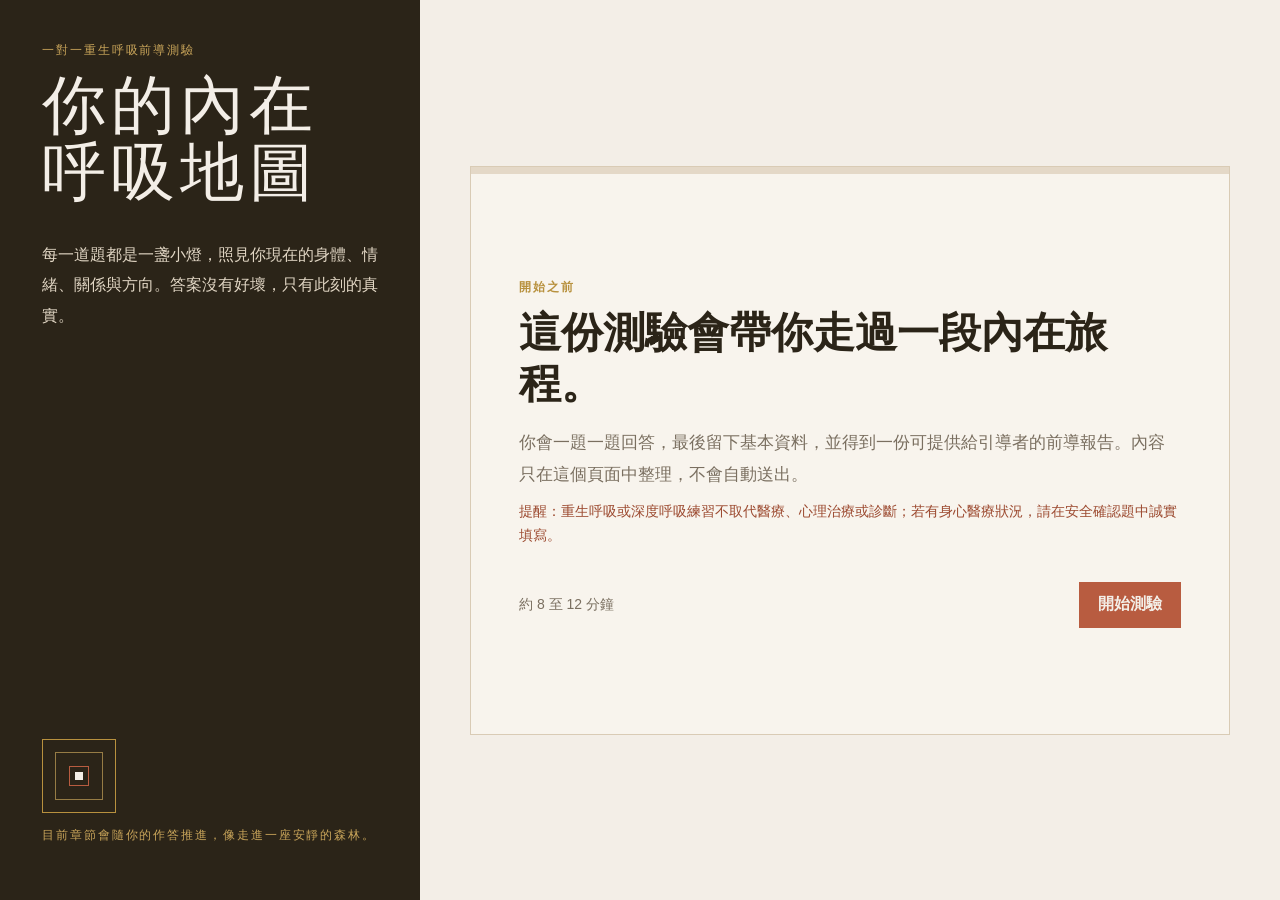
<file: activities/rebirth-breathwork-quiz.html>
<!doctype html>
<html lang="zh-Hant">
<head>
  <meta charset="utf-8">
  <meta name="viewport" content="width=device-width, initial-scale=1">
  <title>你的內在呼吸地圖</title>
  <style>
    :root {
      --aman-sand: #f3eee7;
      --aman-brown: #2b2418;
      --terra: #b85c40;
      --terra-dk: #9c4a30;
      --gold: #b8913e;
      --gold-lt: #c9a55a;
      --sand: #d4c4a4;
      --jungle-green: #314f39;
      --leaf-green: #6f8a4f;
      --deep-blue: #27556a;
      --bird-blue: #7fa7b8;
      --ink: var(--aman-brown);
      --muted: #7a6f60;
      --paper: var(--aman-sand);
      --panel: #f8f4ed;
      --line: #d9cbb5;
      --cta: var(--terra);
      --cta-hover: var(--terra-dk);
      --radius: 0;
    }

    * { box-sizing: border-box; }

    body {
      margin: 0;
      min-height: 100vh;
      color: var(--ink);
      background: var(--paper);
      font-family: "PingFang TC", "Noto Sans TC", "Microsoft JhengHei", Arial, sans-serif;
      letter-spacing: 0;
    }

    button, input, textarea, select {
      font: inherit;
    }

    .app {
      min-height: 100vh;
      display: grid;
      grid-template-columns: minmax(280px, 420px) minmax(0, 1fr);
    }

    .scene {
      position: relative;
      overflow: hidden;
      padding: 42px;
      color: var(--aman-sand);
      background: var(--aman-brown);
      display: flex;
      flex-direction: column;
      justify-content: space-between;
      min-height: 100vh;
    }

    .brand {
      position: relative;
      z-index: 1;
    }

    .kicker {
      margin: 0 0 14px;
      color: var(--gold-lt);
      font-size: 12px;
      letter-spacing: .16em;
      text-transform: uppercase;
    }

    h1 {
      margin: 0;
      font-family: Georgia, "Times New Roman", serif;
      font-size: clamp(38px, 5vw, 68px);
      line-height: 1.04;
      font-weight: 400;
      letter-spacing: .08em;
    }

    .scene-copy {
      position: relative;
      z-index: 1;
      margin-top: 34px;
      max-width: 28rem;
      color: #e1d6c4;
      line-height: 1.9;
    }

    .scene-status {
      position: relative;
      z-index: 1;
      display: grid;
      gap: 14px;
      margin-top: 40px;
    }

    .breath-mark {
      width: 74px;
      height: 74px;
      border: 1px solid var(--gold);
      border-radius: 0;
      display: grid;
      place-items: center;
      position: relative;
    }

    .breath-mark::before,
    .breath-mark::after {
      content: "";
      position: absolute;
      border: 1px solid rgba(201, 165, 90, .68);
      border-radius: 0;
      inset: 12px;
      animation: breathe 5s ease-in-out infinite;
    }

    .breath-mark::after {
      inset: 26px;
      border-color: var(--terra);
      animation-delay: .6s;
    }

    .breath-dot {
      width: 8px;
      height: 8px;
      border-radius: 0;
      background: var(--aman-sand);
    }

    @keyframes breathe {
      0%, 100% { transform: scale(.82); opacity: .54; }
      50% { transform: scale(1.14); opacity: 1; }
    }

    .content {
      min-height: 100vh;
      display: grid;
      place-items: center;
      padding: 38px;
    }

    .panel {
      width: min(760px, 100%);
      background: var(--panel);
      border: 1px solid var(--line);
      border-radius: var(--radius);
      overflow: hidden;
    }

    .progress-wrap {
      height: 7px;
      background: #e4d8c7;
    }

    .progress {
      width: 0;
      height: 100%;
      background: var(--terra);
      transition: width .8s cubic-bezier(0.25, 0.46, 0.45, 0.94);
    }

    .screen {
      padding: clamp(24px, 5vw, 48px);
      min-height: 560px;
      display: flex;
      flex-direction: column;
      justify-content: center;
    }

    .section-label {
      margin: 0 0 12px;
      color: var(--gold);
      font-size: 12px;
      font-weight: 700;
      letter-spacing: .16em;
      text-transform: uppercase;
    }

    h2 {
      margin: 0;
      font-size: clamp(27px, 4vw, 42px);
      line-height: 1.2;
      letter-spacing: 0;
    }

    .prompt {
      margin: 18px 0 0;
      color: var(--muted);
      font-size: 17px;
      line-height: 1.85;
    }

    .field-note {
      margin: 10px 0 0;
      color: var(--terra-dk);
      font-size: 14px;
      line-height: 1.7;
    }

    .options {
      display: grid;
      grid-template-columns: repeat(2, minmax(0, 1fr));
      gap: 12px;
      margin-top: 28px;
    }

    .option {
      width: 100%;
      border: 1px solid var(--line);
      border-radius: var(--radius);
      background: var(--aman-sand);
      color: var(--ink);
      display: block;
      padding: 0;
      text-align: left;
      cursor: pointer;
      transition: border-color .32s ease, background .32s ease, color .32s ease;
      overflow: hidden;
    }

    .option:hover,
    .option:focus {
      border-color: var(--terra);
      background: #efe4d5;
      outline: none;
    }

    .option.selected {
      border-color: var(--terra);
      background: #ead9c7;
    }

    .option-visual {
      width: 100%;
      aspect-ratio: 16 / 9;
      border-bottom: 1px solid var(--line);
      display: block;
      background: #f8f4ed;
    }

    .option-visual svg {
      width: 100%;
      height: 100%;
      display: block;
    }

    .scene-bg { fill: #fbf6ee; }
    .scene-paper { fill: #f3eee7; opacity: .55; }
    .scene-ground { fill: #d4c4a4; opacity: .28; }
    .scene-shadow { fill: #c9a55a; opacity: .18; }
    .scene-fill { fill: #d4c4a4; opacity: .42; }
    .scene-terra { fill: #b85c40; opacity: .28; }
    .scene-gold { fill: #b8913e; opacity: .32; }
    .wash-sand { fill: #d4c4a4; opacity: .24; }
    .wash-terra { fill: #b85c40; opacity: .18; }
    .wash-gold { fill: #b8913e; opacity: .22; }
    .wash-brown { fill: #2b2418; opacity: .08; }
    .wash-clear { fill: none; stroke: #d4c4a4; stroke-width: 10; stroke-linecap: round; opacity: .22; }
    .wash-warm { fill: none; stroke: #b85c40; stroke-width: 12; stroke-linecap: round; opacity: .16; }
    .wash-light { fill: none; stroke: #b8913e; stroke-width: 12; stroke-linecap: round; opacity: .2; }
    .jungle-leaf { fill: #314f39; opacity: .84; stroke: #2b2418; stroke-width: .55; }
    .jungle-light { fill: #6f8a4f; opacity: .78; stroke: #2b2418; stroke-width: .45; }
    .jungle-blue { fill: #27556a; opacity: .82; }
    .jungle-bird { fill: #7fa7b8; opacity: .86; stroke: #2b2418; stroke-width: .65; }
    .jungle-animal { fill: #c4ad8b; opacity: .9; stroke: #2b2418; stroke-width: .7; }
    .jungle-red { fill: #b85c40; opacity: .88; }
    .paper-crack { fill: none; stroke: #d9cbb5; stroke-width: .55; opacity: .32; }

    .option-visual .stroke {
      fill: none;
      stroke: var(--aman-brown);
      stroke-width: 1.25;
      stroke-linecap: round;
      stroke-linejoin: round;
      opacity: .82;
    }

    .option-visual .accent {
      fill: none;
      stroke: var(--terra);
      stroke-width: 1.35;
      stroke-linecap: round;
      stroke-linejoin: round;
      opacity: .78;
    }

    .option-visual .gold {
      fill: none;
      stroke: var(--gold);
      stroke-width: 1.35;
      stroke-linecap: round;
      stroke-linejoin: round;
      opacity: .82;
    }

    .option-label {
      display: block;
      padding: 14px 16px 16px;
      font-size: 15px;
      line-height: 1.65;
    }

    .scale {
      display: grid;
      grid-template-columns: repeat(2, minmax(0, 1fr));
      gap: 12px;
      margin-top: 28px;
    }

    .scale button {
      border: 1px solid var(--line);
      border-radius: var(--radius);
      background: var(--aman-sand);
      color: var(--ink);
      cursor: pointer;
      padding: 0;
      display: block;
      text-align: left;
      transition: background .32s ease, border-color .32s ease;
      overflow: hidden;
    }

    .scale span {
      display: block;
      font-size: 15px;
      line-height: 1.55;
    }

    .scale button:hover,
    .scale button:focus,
    .scale button.selected {
      border-color: var(--terra);
      background: #ead9c7;
      outline: none;
    }

    .text-field,
    .select-field {
      width: 100%;
      margin-top: 24px;
      border: 1px solid var(--line);
      border-radius: var(--radius);
      background: var(--aman-sand);
      color: var(--ink);
      padding: 14px 15px;
      outline: none;
    }

    textarea.text-field {
      min-height: 150px;
      resize: vertical;
      line-height: 1.7;
    }

    .grid-fields {
      display: grid;
      grid-template-columns: repeat(2, minmax(0, 1fr));
      gap: 16px;
      margin-top: 26px;
    }

    .field label {
      display: block;
      margin-bottom: 8px;
      color: var(--aman-brown);
      font-size: 14px;
      font-weight: 700;
    }

    .field.full {
      grid-column: 1 / -1;
    }

    .actions {
      display: flex;
      align-items: center;
      justify-content: space-between;
      gap: 14px;
      margin-top: 34px;
    }

    .btn {
      min-height: 46px;
      border: 1px solid transparent;
      border-radius: var(--radius);
      padding: 11px 18px;
      cursor: pointer;
      font-weight: 700;
      transition: background .32s ease, border-color .32s ease;
    }

    .btn:hover,
    .btn:focus {
      outline: none;
    }

    .btn-primary {
      background: var(--cta);
      color: var(--aman-sand);
    }

    .btn-primary:hover,
    .btn-primary:focus {
      background: var(--cta-hover);
    }

    .btn-secondary {
      background: transparent;
      color: var(--aman-brown);
      border-color: var(--line);
    }

    .btn[disabled] {
      cursor: not-allowed;
      opacity: .45;
      transform: none;
    }

    .counter {
      color: var(--muted);
      font-size: 14px;
    }

    .report {
      display: grid;
      gap: 18px;
      margin-top: 28px;
    }

    .report-section {
      border: 1px solid var(--line);
      border-radius: var(--radius);
      padding: 18px;
      background: var(--aman-sand);
    }

    .report-section h3 {
      margin: 0 0 10px;
      color: var(--aman-brown);
      font-size: 18px;
    }

    .report-section p,
    .report-section li {
      color: var(--muted);
      line-height: 1.75;
    }

    .report-section ul {
      margin: 0;
      padding-left: 1.2rem;
    }

    .score-bars {
      display: grid;
      gap: 10px;
    }

    .score-row {
      display: grid;
      grid-template-columns: 7.5rem 1fr 2rem;
      align-items: center;
      gap: 10px;
      color: var(--muted);
      font-size: 14px;
    }

    .bar {
      height: 9px;
      border-radius: 0;
      background: #e4d8c7;
      overflow: hidden;
    }

    .bar span {
      display: block;
      height: 100%;
      width: 0;
      border-radius: inherit;
      background: var(--terra);
    }

    .toast {
      position: fixed;
      left: 50%;
      bottom: 24px;
      transform: translateX(-50%) translateY(20px);
      opacity: 0;
      pointer-events: none;
      padding: 12px 16px;
      border-radius: 0;
      background: var(--aman-brown);
      color: var(--aman-sand);
      transition: opacity .2s ease, transform .2s ease;
    }

    .toast.show {
      opacity: 1;
      transform: translateX(-50%) translateY(0);
    }

    @media (max-width: 900px) {
      .app {
        display: block;
      }

      .scene {
        min-height: auto;
        padding: 28px;
      }

      .scene-copy,
      .scene-status {
        display: none;
      }

      .content {
        min-height: auto;
        padding: 22px;
      }
    }

    @media (max-width: 620px) {
      .screen {
        min-height: 610px;
        padding: 24px;
      }

      .option,
      .scale button {
        min-height: 0;
      }

      .options,
      .scale {
        grid-template-columns: 1fr;
      }

      .grid-fields {
        grid-template-columns: 1fr;
      }

      .actions {
        align-items: stretch;
        flex-direction: column-reverse;
      }

      .btn {
        width: 100%;
      }

      .counter {
        text-align: center;
      }

      .score-row {
        grid-template-columns: 1fr;
        gap: 6px;
      }
    }

    @media print {
      body {
        background: var(--aman-sand);
      }

      .scene,
      .progress-wrap,
      .actions,
      .toast {
        display: none !important;
      }

      .app,
      .content,
      .panel,
      .screen {
        display: block;
        min-height: 0;
        padding: 0;
        box-shadow: none;
        border: 0;
      }
    }
  </style>
</head>
<body>
  <main class="app">
    <aside class="scene" aria-label="呼吸旅程場景">
      <div class="brand">
        <p class="kicker">一對一重生呼吸前導測驗</p>
        <h1>你的內在<br>呼吸地圖</h1>
        <p class="scene-copy">每一道題都是一盞小燈，照見你現在的身體、情緒、關係與方向。答案沒有好壞，只有此刻的真實。</p>
      </div>

      <div class="scene-status">
        <div class="breath-mark"><span class="breath-dot"></span></div>
        <p class="kicker">目前章節會隨你的作答推進，像走進一座安靜的森林。</p>
      </div>
    </aside>

    <section class="content">
      <div class="panel">
        <div class="progress-wrap"><div class="progress" id="progress"></div></div>
        <div class="screen" id="screen"></div>
      </div>
    </section>
  </main>

  <div class="toast" id="toast" role="status" aria-live="polite">已複製摘要</div>

  <script>
    const archetypes = {
      A: {
        name: "撐住世界的守門人",
        element: "土",
        gift: "可靠、能承擔、在混亂中維持秩序",
        invitation: "練習把肩膀放下，讓身體知道：現在不必只靠意志撐住。",
        report: "你很習慣把事情扛起來，也可能在關係或工作裡先照顧別人的需要。呼吸旅程可以從安全感、界線和放鬆開始，慢慢讓控制鬆動。"
      },
      B: {
        name: "深海裡的感受者",
        element: "水",
        gift: "敏銳、共感、能碰觸很深的情緒層次",
        invitation: "允許感受有出口，不急著分析，也不急著變好。",
        report: "你內在可能有許多尚未被說出口的感覺。呼吸旅程可以支持情緒流動，讓你在被接住的節奏裡釋放累積。"
      },
      C: {
        name: "迷霧中的尋路者",
        element: "風",
        gift: "願意思考、願意探索、對生命方向保持誠實",
        invitation: "先不用逼自己立刻有答案，讓身體帶你靠近真正的方向。",
        report: "你可能正站在人生階段的轉折處，對工作、關係或自我價值有新的提問。呼吸旅程可以協助你從身體感受中整理方向。"
      },
      D: {
        name: "準備重啟的火種",
        element: "火",
        gift: "有行動力、渴望突破、願意讓生命更新",
        invitation: "讓改變不只是用力推進，而是從內在力量自然長出來。",
        report: "你已經感覺到某種改變正在靠近，舊模式可能開始變得太小。呼吸旅程可以支持你釋放阻力，重新連回生命感與行動力。"
      }
    };

    const questions = [
      {
        id: "gate",
        type: "single",
        section: "第一章：森林入口",
        title: "你來到一座安靜的森林，入口有四條小徑。你會先走向哪一條？",
        prompt: "這一題像是替你目前的內在狀態選一張地圖。",
        options: [
          ["A", "一條穩穩的石階路，我想先確認自己是安全的。"],
          ["B", "一條通往湖邊的路，我想找地方讓情緒慢慢流出來。"],
          ["C", "一條有霧的小路，我想知道自己到底在尋找什麼。"],
          ["D", "一條有微光的山路，我想走向改變，即使還有點怕。"]
        ]
      },
      {
        id: "weather",
        type: "single",
        section: "第一章：森林入口",
        title: "如果你的最近是一種天氣，它最像什麼？",
        prompt: "不用想太久，選最像這段時間的身心氣候。",
        options: [
          ["A", "表面晴朗，但土地有點乾裂，像是撐很久了。"],
          ["B", "大雨前的濕重空氣，很多感覺快要落下來。"],
          ["C", "晨霧，走得到下一步，但遠方還看不清楚。"],
          ["D", "遠方有雷聲，知道有什麼快要被打開。"]
        ]
      },
      {
        id: "themes",
        type: "single",
        section: "第二章：幾扇門",
        title: "眼前有幾扇門，你會選擇哪一扇門？",
        prompt: "單選。先選此刻最想推開的一扇門，其他門之後仍然可以在諮詢中慢慢看見。",
        options: [
          ["career", "事業／職涯規劃的門"],
          ["intimacy", "親密關係的門"],
          ["money", "金錢與安全感的門"],
          ["family", "家庭關係的門"],
          ["people", "人際關係的門"],
          ["growth", "個人成長／靈性覺醒的門"],
          ["body", "身體與健康狀態的門"],
          ["emotion", "情緒壓力與內在穩定的門"]
        ]
      },
      {
        id: "stress",
        type: "scale",
        section: "第三章：身體的訊號",
        title: "一陣風經過，空氣忽然變重。你通常怎麼處理心裡累積的東西？",
        metric: "情緒累積",
        options: [
          [1, "我會先停一下，讓它散掉，再回到生活。"],
          [2, "我會找地方喘口氣，但很快又繼續往前。"],
          [3, "我把它收進身體裡，直到某個小事讓它溢出來。"],
          [4, "我感覺有一場雨在裡面等很久，快要落下。"]
        ]
      },
      {
        id: "body_tension",
        type: "scale",
        section: "第三章：身體的訊號",
        title: "你走到一面安靜的牆前，身體先替你回答。它比較像哪一種狀態？",
        metric: "身體緊繃",
        options: [
          [1, "身體還算柔軟，呼吸可以自然進出。"],
          [2, "肩頸或胸口偶爾收緊，提醒我該慢下來。"],
          [3, "身體像長時間握拳，呼吸常停在比較淺的地方。"],
          [4, "整個人像被一層硬殼包住，很難真正鬆開。"]
        ]
      },
      {
        id: "relax",
        type: "scale",
        section: "第三章：身體的訊號",
        title: "眼前有一張椅子，邀請你坐下。你比較可能發生什麼事？",
        metric: "放鬆困難",
        options: [
          [1, "我能坐下來，讓身體慢慢回到安靜。"],
          [2, "我會坐一下，但腦中還有幾件事在轉。"],
          [3, "我人在休息，裡面卻像還開著很多視窗。"],
          [4, "我一停下來反而更不安，好像不該什麼都不做。"]
        ]
      },
      {
        id: "tired",
        type: "scale",
        section: "第三章：身體的訊號",
        title: "你撿起一塊沒有名字的石頭。那種累，比較像什麼？",
        metric: "無名疲憊",
        options: [
          [1, "累有明確來源，休息後通常會回來。"],
          [2, "有些累，但我大致知道它從哪裡來。"],
          [3, "累像霧一樣散在身體裡，說不上是哪裡。"],
          [4, "我像背著一塊看不見的重量，很久沒有放下。"]
        ]
      },
      {
        id: "work",
        type: "scale",
        section: "第四章：路標",
        title: "路標指向工作與生活。你看見自己的腳步，比較像哪一幕？",
        metric: "生活消耗",
        options: [
          [1, "我知道自己為什麼走，也還有力氣。"],
          [2, "方向大致清楚，只是最近步伐有點重。"],
          [3, "我一直在走，但開始懷疑這是不是我要的路。"],
          [4, "我像被路推著走，消耗多過於活著的感覺。"]
        ]
      },
      {
        id: "effort",
        type: "scale",
        section: "第四章：路標",
        title: "你回頭看見一路留下的腳印。心裡浮現的是什麼？",
        metric: "內在不踏實",
        options: [
          [1, "我看見自己的努力，也感覺它有回到身上。"],
          [2, "我做了很多，偶爾會問自己是否也被滋養。"],
          [3, "我很努力，但內在常有一塊地方沒有被填滿。"],
          [4, "我像一直交出成果，卻很少真正感覺到自己。"]
        ]
      },
      {
        id: "relationship",
        type: "scale",
        section: "第五章：關係之橋",
        title: "橋的另一端站著重要的人。你最熟悉哪一種互動方式？",
        metric: "關係壓抑",
        options: [
          [1, "我能說出自己的感受，也能聽見對方。"],
          [2, "我會表達，但有時會先修飾，避免衝突。"],
          [3, "我常先看對方反應，再決定自己能不能說。"],
          [4, "我習慣把真正的話吞回去，維持表面的平衡。"]
        ]
      },
      {
        id: "boundary",
        type: "scale",
        section: "第五章：關係之橋",
        title: "橋上有一道界線。當你需要說「不」時，通常發生什麼？",
        metric: "界線模糊",
        options: [
          [1, "我能清楚說出界線，也能承受對方的反應。"],
          [2, "我會說，但需要一點時間整理語氣。"],
          [3, "我常說得很委婉，說完還會擔心很久。"],
          [4, "我很難說出口，最後多半選擇忍耐或退讓。"]
        ]
      },
      {
        id: "direction",
        type: "scale",
        section: "第六章：火光",
        title: "遠方有一點光。你和人生方向的關係，比較像哪一幕？",
        metric: "方向探索",
        options: [
          [1, "我看得見目前的方向，也願意照著節奏走。"],
          [2, "方向還在調整，但我知道自己正在靠近。"],
          [3, "我站在路口很久，心裡有很多未完成的提問。"],
          [4, "我像卡在某個階段，知道該變，但不知道怎麼開始。"]
        ]
      },
      {
        id: "inner_power",
        type: "scale",
        section: "第六章：火光",
        title: "你把手放在心口，裡面有一點熱。那比較像什麼？",
        metric: "轉化渴望",
        options: [
          [1, "一點安靜的溫度，提醒我可以照顧自己。"],
          [2, "一個想更理解自己的念頭，正在慢慢變清楚。"],
          [3, "一股想回到自己的力量，開始在身體裡升起。"],
          [4, "一團被壓住很久的火，想重新流動。"]
        ]
      },
      {
        id: "stress_response",
        type: "single",
        section: "第七章：遇見風暴",
        title: "當風暴靠近，你最常怎麼保護自己？",
        options: [
          ["A", "先把門關好，把事情處理完再說。"],
          ["B", "情緒很快湧上來，但不一定知道怎麼說。"],
          ["C", "開始反覆想：我是不是走錯路了？"],
          ["D", "很想立刻做點什麼，讓現況不再一樣。"]
        ]
      },
      {
        id: "need",
        type: "single",
        section: "第七章：遇見風暴",
        title: "如果這次呼吸是一盞燈，你最希望它照亮什麼？",
        options: [
          ["A", "讓我終於能鬆一口氣，不再一直緊繃。"],
          ["B", "讓壓住的情緒有一個安全的出口。"],
          ["C", "讓我更清楚自己真正想去哪裡。"],
          ["D", "讓我找回改變的勇氣和生命感。"]
        ]
      },
      {
        id: "voice",
        type: "single",
        section: "第八章：內在聲音",
        title: "你在樹洞裡聽見一句話，哪一句最像你的內在聲音？",
        options: [
          ["A", "我不能倒下，還有很多事要處理。"],
          ["B", "其實我很想被懂，但我不知道怎麼說。"],
          ["C", "我好像走到一個需要重新選擇的路口。"],
          ["D", "我不想再用舊方式活下去了。"]
        ]
      },
      {
        id: "difficulty",
        type: "single",
        section: "第八章：內在聲音",
        title: "森林問你：對你來說，最不容易的是什麼？",
        options: [
          ["A", "允許自己休息。"],
          ["B", "允許自己有情緒。"],
          ["C", "相信自己的選擇。"],
          ["D", "真的開始改變。"]
        ]
      },
      {
        id: "breath_exp",
        type: "single",
        section: "第九章：呼吸經驗",
        title: "你以前是否走過重生呼吸這條路？",
        options: [
          ["yes", "有，我曾體驗過重生呼吸。"],
          ["no", "還沒有，這會是第一次。"]
        ]
      },
      {
        id: "practices",
        type: "text",
        section: "第九章：呼吸經驗",
        title: "除了重生呼吸，你是否有其他身心練習？",
        prompt: "例如冥想、瑜伽、呼吸法、諮商、能量療癒、靜心、身體工作。沒有也可以寫「無」。",
        placeholder: "請簡述你的經驗、頻率，或你喜歡／不喜歡的地方。"
      },
      {
        id: "stuck",
        type: "text",
        section: "第十章：卡住的石頭",
        title: "目前生活中，讓你最困擾或最卡住的是什麼？",
        prompt: "把它當成森林路中央的一顆石頭。你可以描述它的樣子、重量，或它常在什麼情境出現。",
        placeholder: "我最近最卡住的是..."
      },
      {
        id: "change",
        type: "text",
        section: "第十章：卡住的石頭",
        title: "如果這段時間能改變一件事，你最希望搬開哪一塊石頭？",
        placeholder: "我最希望改變／提升的是..."
      },
      {
        id: "expectation",
        type: "text",
        section: "第十一章：給引導者的信",
        title: "你期待透過這次諮詢／呼吸，獲得什麼樣的支持或改變？",
        placeholder: "我希望這次旅程能支持我..."
      },
      {
        id: "respect",
        type: "text",
        section: "第十一章：給引導者的信",
        title: "有沒有任何你希望引導者特別知道、避開或尊重的地方？",
        prompt: "例如界線、用語、身體觸碰、節奏、過去經驗、害怕被怎麼對待。",
        placeholder: "我希望被這樣支持..."
      },
      {
        id: "safety",
        type: "text",
        section: "第十二章：安全確認",
        title: "是否有任何身心狀況，需要在呼吸前讓引導者知道？",
        prompt: "例如懷孕、心血管狀況、癲癇、近期手術、重大身心疾病、正在服藥、恐慌或創傷相關經驗。沒有可寫「無」。",
        placeholder: "目前需要留意的狀況是..."
      },
      {
        id: "support",
        type: "text",
        section: "第十二章：安全確認",
        title: "如果過程中你出現強烈情緒或不舒服，你希望如何被支持？",
        placeholder: "我希望引導者可以..."
      },
      {
        id: "schedule",
        type: "multi",
        section: "第十三章：抵達前的安排",
        title: "哪些時段比較適合安排 40 分鐘一對一諮詢？",
        prompt: "可複選，越多時段越容易安排。",
        options: [
          ["平日白天", "平日白天"],
          ["平日中午", "平日中午"],
          ["平日下午", "平日下午"],
          ["平日晚上", "平日晚上"],
          ["假日白天", "假日白天"],
          ["假日中午", "假日中午"],
          ["假日下午", "假日下午"],
          ["假日晚上", "假日晚上"]
        ]
      }
    ];

    const state = {
      step: -1,
      answers: {},
      basic: {}
    };

    const screen = document.getElementById("screen");
    const progress = document.getElementById("progress");
    const toast = document.getElementById("toast");

    function setProgress() {
      const total = questions.length + 2;
      const current = state.step < 0 ? 0 : Math.min(state.step + 1, total);
      progress.style.width = `${Math.round((current / total) * 100)}%`;
    }

    function renderStart() {
      state.step = -1;
      setProgress();
      screen.innerHTML = `
        <p class="section-label">開始之前</p>
        <h2>這份測驗會帶你走過一段內在旅程。</h2>
        <p class="prompt">你會一題一題回答，最後留下基本資料，並得到一份可提供給引導者的前導報告。內容只在這個頁面中整理，不會自動送出。</p>
        <p class="field-note">提醒：重生呼吸或深度呼吸練習不取代醫療、心理治療或診斷；若有身心醫療狀況，請在安全確認題中誠實填寫。</p>
        <div class="actions">
          <span class="counter">約 8 至 12 分鐘</span>
          <button class="btn btn-primary" type="button" onclick="nextStep()">開始測驗</button>
        </div>
      `;
    }

    function renderQuestion() {
      const q = questions[state.step];
      setProgress();
      const answered = state.answers[q.id];
      let body = "";

      if (q.type === "single") {
        body = `<div class="options">${q.options.map((opt, index) => `
          <button class="option ${answered === opt[0] ? "selected" : ""}" type="button" onclick="answerSingle('${q.id}', '${escapeAttribute(opt[0])}')">
            ${optionVisual(q, opt, index)}
            <span class="option-label">${opt[1]}</span>
          </button>
        `).join("")}</div>`;
      }

      if (q.type === "multi") {
        const values = Array.isArray(answered) ? answered : [];
        body = `<div class="options">${q.options.map((opt, index) => `
          <button class="option ${values.includes(opt[0]) ? "selected" : ""}" type="button" onclick="toggleMulti('${q.id}', '${escapeAttribute(opt[0])}')">
            ${optionVisual(q, opt, index)}
            <span class="option-label">${opt[1]}</span>
          </button>
        `).join("")}</div>`;
      }

      if (q.type === "scale") {
        body = `<div class="scale">${q.options.map((opt, index) => `
          <button class="${answered === opt[0] ? "selected" : ""}" type="button" onclick="answerScale('${q.id}', ${opt[0]})">
            ${optionVisual(q, opt, index)}
            <span class="option-label">${opt[1]}</span>
          </button>
        `).join("")}</div>`;
      }

      if (q.type === "text") {
        body = `<textarea class="text-field" id="textAnswer" placeholder="${escapeAttribute(q.placeholder || "")}">${escapeHtml(answered || "")}</textarea>`;
      }

      screen.innerHTML = `
        <p class="section-label">${q.section}</p>
        <h2>${q.title}</h2>
        ${q.prompt ? `<p class="prompt">${q.prompt}</p>` : ""}
        ${body}
        <div class="actions">
          <button class="btn btn-secondary" type="button" onclick="prevStep()">上一題</button>
          <span class="counter">${state.step + 1} / ${questions.length}</span>
          <button class="btn btn-primary" type="button" onclick="nextStep()" ${canContinue(q) ? "" : "disabled"}>${state.step === questions.length - 1 ? "填寫基本資料" : "下一題"}</button>
        </div>
      `;

      if (q.type === "text") {
        const input = document.getElementById("textAnswer");
        input.addEventListener("input", () => {
          state.answers[q.id] = input.value.trim();
          const next = screen.querySelector(".btn-primary");
          next.disabled = !canContinue(q);
        });
        input.focus();
      }
    }

    function renderBasic() {
      setProgress();
      const b = state.basic;
      screen.innerHTML = `
        <p class="section-label">最後一步：留下聯繫資料</p>
        <h2>你已經走完整座森林，現在把名字寫在地圖背面。</h2>
        <p class="prompt">這些資料會出現在報告中，方便後續安排諮詢。</p>
        <div class="grid-fields">
          <div class="field">
            <label for="name">姓名</label>
            <input class="text-field" id="name" value="${escapeAttribute(b.name || "")}" placeholder="你的姓名">
          </div>
          <div class="field">
            <label for="age">年齡區間</label>
            <select class="select-field" id="age">
              ${["", "18-22", "23-29", "30-39", "40-49", "50-59", "60以上"].map(value => `<option value="${value}" ${b.age === value ? "selected" : ""}>${value || "請選擇"}</option>`).join("")}
            </select>
          </div>
          <div class="field">
            <label for="location">現居地</label>
            <select class="select-field" id="location">
              ${["", "台北地區（台北、新北、桃園）", "中部地區（新竹、苗栗、台中、彰化）", "南部地區（雲林、嘉義、台南、高雄、屏東）", "東部地區（宜蘭、花蓮、台東）", "國外", "其他"].map(value => `<option value="${value}" ${b.location === value ? "selected" : ""}>${value || "請選擇"}</option>`).join("")}
            </select>
          </div>
          <div class="field">
            <label for="phone">聯絡電話</label>
            <input class="text-field" id="phone" value="${escapeAttribute(b.phone || "")}" placeholder="電話">
          </div>
          <div class="field">
            <label for="line">Line ID</label>
            <input class="text-field" id="line" value="${escapeAttribute(b.line || "")}" placeholder="Line ID">
          </div>
          <div class="field">
            <label for="email">Email</label>
            <input class="text-field" id="email" value="${escapeAttribute(b.email || "")}" placeholder="email@example.com">
          </div>
          <div class="field full">
            <label for="note">其他想補充的聯繫或安排事項</label>
            <textarea class="text-field" id="note" placeholder="例如兩地居、特殊時段、偏好的聯絡方式。">${escapeHtml(b.note || "")}</textarea>
          </div>
        </div>
        <div class="actions">
          <button class="btn btn-secondary" type="button" onclick="prevStep()">上一題</button>
          <span class="counter">資料可稍後再調整</span>
          <button class="btn btn-primary" type="button" onclick="finishQuiz()">產生結果報告</button>
        </div>
      `;
    }

    function renderResult() {
      setProgress();
      const result = calculateResult();
      const type = archetypes[result.top];
      const highMetrics = getHighMetrics();
      const themes = getAnswerLabels("themes");
      const schedule = getAnswerLabels("schedule");
      const summary = buildSummary(result, type, highMetrics, themes, schedule);

      screen.innerHTML = `
        <p class="section-label">結果報告</p>
        <h2>你的主要呼吸原型：${type.name}</h2>
        <p class="prompt">${type.report}</p>
        <div class="report">
          <section class="report-section">
            <h3>這份地圖給你的邀請</h3>
            <p>${type.invitation}</p>
            <p>你的天賦線索：${type.gift}。</p>
          </section>
          <section class="report-section">
            <h3>四種原型分布</h3>
            <div class="score-bars">
              ${Object.keys(archetypes).map(key => {
                const score = result.scores[key];
                const width = result.maxScore ? Math.round((score / result.maxScore) * 100) : 0;
                return `<div class="score-row">
                  <span>${archetypes[key].name}</span>
                  <div class="bar"><span style="width:${width}%"></span></div>
                  <strong>${score}</strong>
                </div>`;
              }).join("")}
            </div>
          </section>
          <section class="report-section">
            <h3>諮詢前重點</h3>
            <ul>
              <li>最想被支持的主題：${escapeHtml(themes.length ? themes.join("、") : "尚未填寫")}</li>
              <li>目前較高的身心訊號：${escapeHtml(highMetrics.length ? highMetrics.join("、") : "目前量表沒有特別高分項目")}</li>
              <li>重生呼吸經驗：${escapeHtml(answerText("breath_exp") || "尚未填寫")}</li>
              <li>可預約時段：${escapeHtml(schedule.length ? schedule.join("、") : "尚未填寫")}</li>
            </ul>
          </section>
          <section class="report-section">
            <h3>你寫下的重要內容</h3>
            <p><strong>目前最卡住：</strong>${escapeHtml(state.answers.stuck || "尚未填寫")}</p>
            <p><strong>最想改變：</strong>${escapeHtml(state.answers.change || "尚未填寫")}</p>
            <p><strong>期待支持：</strong>${escapeHtml(state.answers.expectation || "尚未填寫")}</p>
            <p><strong>安全確認：</strong>${escapeHtml(state.answers.safety || "尚未填寫")}</p>
          </section>
        </div>
        <div class="actions">
          <button class="btn btn-secondary" type="button" onclick="renderBasicFromResult()">修改基本資料</button>
          <button class="btn btn-secondary" type="button" onclick="copySummary()">複製諮詢摘要</button>
          <button class="btn btn-primary" type="button" onclick="window.print()">列印／存 PDF</button>
        </div>
      `;
      state.summary = summary;
    }

    function nextStep() {
      if (state.step < questions.length - 1) {
        state.step += 1;
        renderQuestion();
        return;
      }
      state.step = questions.length;
      renderBasic();
    }

    function prevStep() {
      if (state.step === questions.length) {
        state.step = questions.length - 1;
        renderQuestion();
        return;
      }
      if (state.step > 0) {
        state.step -= 1;
        renderQuestion();
        return;
      }
      renderStart();
    }

    function answerSingle(id, value) {
      state.answers[id] = value;
      setTimeout(() => nextStep(), 160);
    }

    function answerScale(id, value) {
      state.answers[id] = value;
      setTimeout(() => nextStep(), 160);
    }

    function toggleMulti(id, value) {
      const current = Array.isArray(state.answers[id]) ? state.answers[id] : [];
      state.answers[id] = current.includes(value)
        ? current.filter(item => item !== value)
        : current.concat(value);
      renderQuestion();
    }

    function canContinue(q) {
      const answer = state.answers[q.id];
      if (q.type === "text") return typeof answer === "string" && answer.length > 0;
      if (q.type === "multi") return Array.isArray(answer) && answer.length > 0;
      return answer !== undefined && answer !== null && answer !== "";
    }

    function optionVisual(q, opt, index) {
      const name = visualName(q, opt, index);
      return `<span class="option-visual" aria-hidden="true">${visualSvg(name, index)}</span>`;
    }

    function visualName(q, opt, index) {
      const byQuestion = {
        gate: ["stonePath", "waterPath", "mistPath", "lightPath"],
        weather: ["drySun", "rainCloud", "mist", "thunder"],
        themes: ["doorWork", "doorHeart", "doorGold", "doorHome", "doorPeople", "doorSpark", "doorBody", "doorCloud"],
        stress: ["openAir", "breath", "vessel", "rainCloud"],
        body_tension: ["softBody", "shoulder", "fist", "shell"],
        relax: ["chair", "window", "manyWindows", "alert"],
        tired: ["smallStone", "twoStones", "fogStone", "heavyStone"],
        work: ["signClear", "signSlow", "crossroad", "pushedRoad"],
        effort: ["footprint", "bowl", "hollow", "offering"],
        relationship: ["bridgeOpen", "bridgeSoft", "bridgeWatch", "bridgeClosed"],
        boundary: ["clearLine", "softLine", "thinLine", "brokenLine"],
        direction: ["pathLight", "pathTurn", "crossroad", "blockedPath"],
        inner_power: ["ember", "seed", "risingFire", "flame"],
        stress_response: ["closedDoor", "wave", "questionPath", "sparkAction"],
        need: ["exhale", "release", "map", "flame"],
        voice: ["pillar", "message", "crossroad", "brokenShell"],
        difficulty: ["rest", "waterDrop", "choice", "step"],
        breath_exp: ["spiral", "firstDoor"],
        schedule: ["sun", "midday", "afternoon", "moon", "weekendSun", "weekendMidday", "weekendAfternoon", "weekendMoon"]
      };
      return (byQuestion[q.id] && byQuestion[q.id][index]) || ["door", "wave", "path", "flame"][index % 4];
    }

    function visualSvg(name, index) {
      const label = index + 1;
      const svgs = {
        door: `<rect class="stroke" x="20" y="8" width="24" height="30"/><path class="gold" d="M28 38V20h8v18"/><path class="accent" d="M39 24h2"/>`,
        stonePath: `<path class="stroke" d="M10 36h44"/><rect class="gold" x="18" y="25" width="8" height="6"/><rect class="stroke" x="29" y="20" width="9" height="7"/><rect class="accent" x="41" y="14" width="8" height="8"/>`,
        waterPath: `<path class="stroke" d="M8 31c8-8 16 8 24 0s16 8 24 0"/><path class="accent" d="M14 20c6-5 12 5 18 0s12 5 18 0"/>`,
        mistPath: `<path class="stroke" d="M9 30h46"/><path class="gold" d="M15 20h26"/><path class="accent" d="M24 12h28"/>`,
        lightPath: `<path class="stroke" d="M14 38c8-11 16-17 36-25"/><path class="gold" d="M42 9h10v10H42z"/><path class="accent" d="M47 4v20M37 14h20"/>`,
        drySun: `<circle class="gold" cx="34" cy="16" r="8"/><path class="stroke" d="M10 36h44M17 28h30"/><path class="accent" d="M26 36l-4 6M38 36l4 6"/>`,
        rainCloud: `<path class="stroke" d="M17 23c2-8 12-9 16-3 6-5 16 0 15 7H14c-5 0-6-7 3-7"/><path class="accent" d="M22 32v8M33 32v8M44 32v8"/>`,
        mist: `<path class="stroke" d="M9 18h32M20 27h35M10 36h28"/><path class="gold" d="M45 14h8M42 40h10"/>`,
        thunder: `<path class="stroke" d="M17 22c3-8 11-8 16-3 6-4 15 0 14 7H14"/><path class="accent" d="M34 27l-7 12h8l-5 9"/>`,
        doorWork: `<rect class="stroke" x="18" y="8" width="28" height="32"/><path class="accent" d="M24 20h16M24 28h10"/><path class="gold" d="M40 24h2"/>`,
        doorHeart: `<rect class="stroke" x="18" y="8" width="28" height="32"/><path class="accent" d="M32 29c-8-5-9-12-3-12 2 0 3 1 3 3 0-2 2-3 4-3 6 0 5 7-4 12z"/>`,
        doorGold: `<rect class="stroke" x="18" y="8" width="28" height="32"/><circle class="gold" cx="32" cy="24" r="7"/><path class="accent" d="M32 17v14M25 24h14"/>`,
        doorHome: `<rect class="stroke" x="18" y="17" width="28" height="23"/><path class="accent" d="M14 18l18-12 18 12"/><path class="gold" d="M29 40V28h7v12"/>`,
        doorPeople: `<rect class="stroke" x="18" y="8" width="28" height="32"/><circle class="gold" cx="28" cy="22" r="4"/><circle class="accent" cx="38" cy="22" r="4"/><path class="stroke" d="M22 34c2-5 10-5 12 0M32 34c2-5 10-5 12 0"/>`,
        doorSpark: `<rect class="stroke" x="18" y="8" width="28" height="32"/><path class="gold" d="M32 13v22M22 24h20"/><path class="accent" d="M26 18l12 12M38 18L26 30"/>`,
        doorBody: `<rect class="stroke" x="18" y="8" width="28" height="32"/><path class="accent" d="M32 15c5 5 5 13 0 20-5-7-5-15 0-20z"/><path class="gold" d="M25 24h14"/>`,
        doorCloud: `<rect class="stroke" x="18" y="8" width="28" height="32"/><path class="accent" d="M24 27c2-7 10-7 13-2 4-3 9 0 8 5H22"/>`,
        openAir: `<path class="stroke" d="M10 24h44"/><path class="accent" d="M20 16h24M18 32h28"/><path class="gold" d="M49 18l5 6-5 6"/>`,
        breath: `<path class="stroke" d="M16 14c18-8 35 3 21 11-9 5-21-1-16-7"/><path class="accent" d="M13 32c10 8 25 8 38-1"/>`,
        vessel: `<path class="stroke" d="M20 14h24l-4 27H24z"/><path class="accent" d="M23 27h18"/><path class="gold" d="M32 8v10"/>`,
        softBody: `<path class="stroke" d="M32 9c8 7 10 21 0 32-10-11-8-25 0-32z"/><path class="gold" d="M22 24h20"/>`,
        shoulder: `<path class="stroke" d="M15 36c5-12 29-12 34 0"/><path class="accent" d="M24 20c4-5 12-5 16 0"/><path class="gold" d="M32 15v15"/>`,
        fist: `<path class="stroke" d="M20 34V19h24v15l-5 7H25z"/><path class="accent" d="M26 19v14M32 19v14M38 19v14"/>`,
        shell: `<path class="stroke" d="M16 38c2-20 30-28 34 0z"/><path class="accent" d="M32 12v26M22 22l10 16M42 22L32 38"/>`,
        chair: `<path class="stroke" d="M21 13h24v16H21zM24 29v13M42 29v13M18 42h30"/><path class="gold" d="M22 22h22"/>`,
        window: `<rect class="stroke" x="18" y="10" width="30" height="28"/><path class="accent" d="M33 10v28M18 24h30"/>`,
        manyWindows: `<rect class="stroke" x="10" y="12" width="14" height="12"/><rect class="accent" x="30" y="12" width="14" height="12"/><rect class="gold" x="20" y="30" width="14" height="12"/><rect class="stroke" x="40" y="30" width="14" height="12"/>`,
        alert: `<path class="stroke" d="M32 8l22 35H10z"/><path class="accent" d="M32 18v12"/><path class="gold" d="M32 35h1"/>`,
        smallStone: `<path class="stroke" d="M19 34c5-14 22-15 29 0-5 8-24 8-29 0z"/>`,
        twoStones: `<path class="stroke" d="M10 36c3-10 16-12 21 0-4 6-17 6-21 0z"/><path class="accent" d="M32 34c4-13 18-13 22 0-3 7-18 7-22 0z"/>`,
        fogStone: `<path class="stroke" d="M20 36c4-12 20-12 25 0-4 6-21 6-25 0z"/><path class="gold" d="M8 16h34M17 25h40"/>`,
        heavyStone: `<path class="stroke" d="M14 37c5-20 31-22 39 0-7 8-32 8-39 0z"/><path class="accent" d="M32 9v18"/>`,
        signClear: `<path class="stroke" d="M32 40V12M18 12h28l6 6-6 6H18z"/><path class="gold" d="M24 18h16"/>`,
        signSlow: `<path class="stroke" d="M32 40V12M16 14h26l5 5-5 5H16z"/><path class="accent" d="M24 30h22"/>`,
        crossroad: `<path class="stroke" d="M32 42V10M16 26h32M22 16l-8 10 8 10M42 16l8 10-8 10"/>`,
        pushedRoad: `<path class="stroke" d="M12 38c8-14 28-20 42-28"/><path class="accent" d="M42 9h12v12"/><path class="gold" d="M19 35l-3 7M32 28l-2 7"/>`,
        footprint: `<path class="stroke" d="M20 32c-2-8 3-17 9-16 7 1 8 11 3 18-4 5-10 4-12-2z"/><path class="accent" d="M39 26c-1-7 3-13 8-12 5 1 6 8 2 13-3 4-8 3-10-1z"/>`,
        bowl: `<path class="stroke" d="M17 24h30c-2 13-8 18-15 18s-13-5-15-18z"/><path class="gold" d="M24 17c3-5 13-5 16 0"/>`,
        hollow: `<circle class="stroke" cx="32" cy="25" r="15"/><circle class="accent" cx="32" cy="25" r="6"/>`,
        offering: `<path class="stroke" d="M16 30h32v10H16z"/><path class="accent" d="M24 30V14h16v16"/><path class="gold" d="M32 14v26"/>`,
        bridgeOpen: `<path class="stroke" d="M9 36c14-15 32-15 46 0M13 36h38"/><path class="gold" d="M23 28v8M41 28v8"/>`,
        bridgeSoft: `<path class="stroke" d="M10 36c14-12 30-12 44 0"/><path class="accent" d="M20 30h24"/>`,
        bridgeWatch: `<path class="stroke" d="M10 36c14-12 30-12 44 0"/><circle class="accent" cx="32" cy="20" r="6"/><path class="gold" d="M20 36v-6M44 36v-6"/>`,
        bridgeClosed: `<path class="stroke" d="M10 36h44"/><path class="accent" d="M20 18l24 24M44 18L20 42"/>`,
        clearLine: `<path class="stroke" d="M32 8v36"/><path class="gold" d="M12 26h14M38 26h14"/>`,
        softLine: `<path class="stroke" d="M32 8v36"/><path class="accent" d="M15 30c7-7 16 7 24 0s9 0 10 1"/>`,
        thinLine: `<path class="gold" d="M32 8v36"/><path class="stroke" d="M14 25h36"/>`,
        brokenLine: `<path class="stroke" d="M32 8v12M32 28v16"/><path class="accent" d="M15 35h34"/>`,
        pathLight: `<path class="stroke" d="M14 40c9-15 18-23 36-31"/><circle class="gold" cx="48" cy="10" r="5"/>`,
        pathTurn: `<path class="stroke" d="M12 38c10-12 24-8 28-18 2-5-1-8-5-10"/><path class="accent" d="M36 9h10v10"/>`,
        blockedPath: `<path class="stroke" d="M12 39c9-11 18-17 36-26"/><path class="accent" d="M38 23h14v14H38z"/>`,
        ember: `<path class="stroke" d="M22 34c5-12 15-18 20-28 7 16 1 28-10 34-5-2-8-4-10-6z"/><path class="gold" d="M29 34c2-6 7-10 9-16 3 8 0 14-5 18"/>`,
        seed: `<path class="stroke" d="M32 38V16"/><path class="accent" d="M32 24c-10-10-18-5-19 3 8 4 14 2 19-3z"/><path class="gold" d="M32 22c9-9 16-4 17 3-7 4-13 2-17-3z"/>`,
        risingFire: `<path class="stroke" d="M22 38c3-17 16-18 14-31 11 10 14 22 4 32"/><path class="accent" d="M30 38c1-9 9-11 8-19"/>`,
        flame: `<path class="stroke" d="M22 38c-2-14 12-18 12-30 12 10 15 24 2 34"/><path class="accent" d="M30 39c-1-8 6-11 7-18"/>`,
        closedDoor: `<rect class="stroke" x="19" y="8" width="26" height="32"/><path class="accent" d="M25 15h14M25 24h14"/><path class="gold" d="M40 24h2"/>`,
        questionPath: `<path class="stroke" d="M15 38c9-15 30-8 24-25-3-8-16-6-16 3"/><path class="accent" d="M32 35h1"/>`,
        sparkAction: `<path class="gold" d="M32 7v34M15 24h34"/><path class="accent" d="M21 13l22 22M43 13L21 35"/>`,
        exhale: `<path class="stroke" d="M14 22c8-9 23 5 12 10"/><path class="accent" d="M32 18h20M34 28h14M28 38h20"/>`,
        release: `<path class="stroke" d="M18 35c12 9 29-1 28-14-1-10-15-14-22-5"/><path class="accent" d="M22 19l-7-1 1 7"/>`,
        map: `<path class="stroke" d="M12 12l13-4 14 4 13-4v30l-13 4-14-4-13 4z"/><path class="accent" d="M25 8v30M39 12v30"/>`,
        message: `<path class="stroke" d="M14 12h36v22H27l-8 8v-8h-5z"/><path class="accent" d="M22 21h20"/>`,
        pillar: `<path class="stroke" d="M23 12h18M26 12v26M38 12v26M21 38h22"/><path class="gold" d="M32 8v34"/>`,
        brokenShell: `<path class="stroke" d="M16 38c2-20 30-28 34 0z"/><path class="accent" d="M32 12l-5 12 8 5-5 9"/>`,
        rest: `<path class="stroke" d="M12 32h40M17 22h22c5 0 8 3 8 10"/><path class="gold" d="M17 32v9M47 32v9"/>`,
        waterDrop: `<path class="stroke" d="M32 8c10 12 15 20 15 27 0 7-6 10-15 10s-15-3-15-10c0-7 5-15 15-27z"/>`,
        choice: `<path class="stroke" d="M32 42V10M16 24h32"/><path class="accent" d="M44 16l8 8-8 8"/><path class="gold" d="M20 16l-8 8 8 8"/>`,
        step: `<path class="stroke" d="M14 38h12v-8h12v-8h12"/><path class="accent" d="M42 15h10v10"/>`,
        spiral: `<path class="stroke" d="M35 24c0 5-7 7-10 3-4-5 2-13 10-12 12 2 15 18 5 25-12 8-29-1-28-16"/><path class="gold" d="M49 10v10h-10"/>`,
        firstDoor: `<rect class="stroke" x="19" y="9" width="26" height="31"/><path class="gold" d="M25 40V24h14v16"/><path class="accent" d="M40 24h2"/>`,
        sun: `<circle class="gold" cx="32" cy="23" r="10"/><path class="stroke" d="M32 6v7M32 33v7M15 23h7M42 23h7"/>`,
        midday: `<path class="stroke" d="M13 30h38"/><circle class="gold" cx="32" cy="19" r="9"/><path class="accent" d="M24 38h16"/>`,
        afternoon: `<circle class="gold" cx="22" cy="21" r="8"/><path class="stroke" d="M12 36h42"/><path class="accent" d="M35 18h16M38 27h12"/>`,
        moon: `<path class="stroke" d="M39 9c-10 5-12 21 0 28-16 2-25-10-20-22 3-8 11-9 20-6z"/><path class="gold" d="M47 17h4M43 29h4"/>`,
        weekendSun: `<rect class="stroke" x="12" y="13" width="40" height="27"/><circle class="gold" cx="32" cy="27" r="8"/>`,
        weekendMidday: `<rect class="stroke" x="12" y="13" width="40" height="27"/><path class="gold" d="M18 29h28"/><circle class="accent" cx="32" cy="23" r="6"/>`,
        weekendAfternoon: `<rect class="stroke" x="12" y="13" width="40" height="27"/><path class="gold" d="M18 33h28"/><path class="accent" d="M23 22h18"/>`,
        weekendMoon: `<rect class="stroke" x="12" y="13" width="40" height="27"/><path class="gold" d="M36 20c-7 3-8 12 0 16-10 1-15-6-12-13 2-5 7-5 12-3z"/>`,
        wave: `<path class="stroke" d="M8 31c8-8 16 8 24 0s16 8 24 0"/><path class="accent" d="M14 20c6-5 12 5 18 0s12 5 18 0"/>`
      };
      const custom = sceneOverride(name, label);
      if (custom) return custom;
      return `<svg viewBox="0 0 240 135" role="img" aria-label="選項${label}情境圖">
        ${sceneBase(label, name)}
        <g transform="${motifTransform(name)}">${svgs[name] || svgs.door}</g>
      </svg>`;
    }

    function sceneBase(label, name) {
      return `
        <rect class="scene-bg" x="0" y="0" width="240" height="135"/>
        <path class="scene-paper" d="M0 0h240v135H0z"/>
        ${paperTexture()}
        ${sceneAtmosphere(name)}
        ${jungleFrame(name)}
        <path class="scene-ground" d="M0 90h240v45H0z"/>
        <path class="scene-shadow" d="M18 104c42-13 88-18 139-8 29 6 48 5 69-4v43H18z"/>
        <path class="wash-sand" d="M12 100c44 9 87 4 124-4 37-7 70-5 94 10v29H12z"/>
        ${sceneContextLines(name)}
        <path class="stroke" d="M0 90h240"/>
        <text x="206" y="28" fill="#b8913e" font-size="18" font-family="Georgia, 'Times New Roman', serif">${label}</text>
      `;
    }

    function sceneAtmosphere(name) {
      if (["rainCloud", "wave", "waterDrop", "release"].includes(name)) {
        return `<path class="wash-terra" d="M16 61c36-22 75-22 112-7 36 14 68 8 94-3v60H16z"/>
          <path class="wash-clear" d="M24 82c32-12 58 10 86-2 35-15 65-4 104 5"/>`;
      }
      if (["flame", "risingFire", "ember", "sparkAction", "lightPath"].includes(name)) {
        return `<path class="wash-gold" d="M76 18c34-18 84-12 111 15 19 19 23 43 15 70H46c-10-34 0-67 30-85z"/>
          <path class="wash-warm" d="M67 82c27-37 78-49 118-18"/>`;
      }
      if (["mist", "fogStone", "mistPath", "questionPath"].includes(name)) {
        return `<path class="wash-sand" d="M8 31c43-18 81 9 124 0 37-8 68-17 101 0v64H8z"/>
          <path class="wash-clear" d="M20 48c47-8 87-7 145 0"/>
          <path class="wash-clear" d="M52 70c43-8 93-7 153 2"/>`;
      }
      if (["chair", "window", "manyWindows", "rest"].includes(name)) {
        return `<path class="wash-gold" d="M35 23c37-14 89-15 122 4 22 13 42 8 62 0v74H35z"/>
          <path class="wash-brown" d="M44 93c41-12 90-12 151 0v42H44z"/>`;
      }
      if (name.includes("bridge") || ["clearLine", "softLine", "thinLine", "brokenLine"].includes(name)) {
        return `<path class="wash-sand" d="M20 35c38-18 75-15 112-1 36 14 62 9 91-3v72H20z"/>
          <path class="wash-light" d="M34 86c52-18 113-18 173 0"/>`;
      }
      if (["signClear", "signSlow", "crossroad", "pushedRoad", "pathTurn", "pathLight", "blockedPath", "choice", "step"].includes(name)) {
        return `<path class="wash-gold" d="M25 23c41-17 77-10 113 6 33 14 61 9 84-5v69H25z"/>
          <path class="wash-clear" d="M50 91c31-26 79-39 137-38"/>`;
      }
      if (["smallStone", "twoStones", "heavyStone", "fist", "shell", "hollow"].includes(name)) {
        return `<path class="wash-brown" d="M30 30c44-17 93-11 131 9 28 15 47 9 65 0v73H30z"/>
          <path class="wash-sand" d="M23 94c52-19 109-16 190 3v38H23z"/>`;
      }
      if (["sun", "midday", "afternoon", "weekendSun", "weekendMidday", "weekendAfternoon"].includes(name)) {
        return `<path class="wash-gold" d="M26 19c34-12 67-8 92 7 29 17 65 14 101-5v70H26z"/>`;
      }
      if (["moon", "weekendMoon"].includes(name)) {
        return `<path class="wash-brown" d="M33 19c42-15 78-6 112 9 32 14 52 5 75-9v74H33z"/>`;
      }
      return `<path class="wash-gold" d="M26 19c25-12 61-8 82 5 19 12 44 12 70 1 12-5 25-5 36 2v35H26z"/>`;
    }

    function sceneContextLines(name) {
      if (name.includes("bridge")) return `<path class="gold" d="M35 91c45-21 101-21 169 0"/>`;
      if (["window", "manyWindows"].includes(name)) return `<path class="stroke" d="M52 33h136v72H52z"/>`;
      if (["chair", "rest"].includes(name)) return `<path class="gold" d="M56 103c36-6 78-6 128 0"/>`;
      if (["smallStone", "twoStones", "heavyStone", "fogStone"].includes(name)) return `<path class="gold" d="M45 103c32-9 80-9 144 0"/>`;
      if (["signClear", "signSlow", "crossroad", "pushedRoad", "pathTurn", "blockedPath", "choice", "step"].includes(name)) return `<path class="stroke" d="M92 135c21-34 39-58 57-90"/>`;
      if (["flame", "risingFire", "ember", "sparkAction"].includes(name)) return `<path class="gold" d="M82 105c27-8 64-8 94 0"/>`;
      return `<path class="gold" d="M24 29c9-3 20-4 34-1"/>`;
    }

    function paperTexture() {
      return `<path class="paper-crack" d="M12 16c8 8 2 18 12 25M49 8c-4 12 8 17 3 31M199 12c-10 9-1 17-9 29M217 66c-13 6-5 18-17 25M26 108c9-9 18-2 26-12M124 15c8 5 3 14 12 20"/>`;
    }

    function jungleFrame(name) {
      const animal = animalFor(name);
      return `
        <g class="foliage-left">
          <path class="jungle-leaf" d="M18 30c11-15 21-16 31-6-13 2-22 9-31 6z"/>
          <path class="jungle-light" d="M12 57c12-18 28-18 39-4-14 2-26 9-39 4z"/>
          <path class="jungle-leaf" d="M23 82c16-12 29-9 36 5-13-4-25-1-36-5z"/>
          <path class="stroke" d="M20 93c11-29 18-54 24-78"/>
          <path class="jungle-light" d="M57 111c-15-11-26-10-34 2 13-2 22 2 34-2z"/>
        </g>
        <g class="foliage-right">
          <path class="jungle-leaf" d="M218 30c-10-13-24-15-35-5 13 2 24 8 35 5z"/>
          <path class="jungle-light" d="M226 64c-13-16-29-16-41-1 16 1 28 8 41 1z"/>
          <path class="jungle-leaf" d="M205 92c-16-13-31-8-39 5 15-4 27-1 39-5z"/>
          <path class="stroke" d="M214 100c-9-32-16-58-26-84"/>
        </g>
        <g class="small-botanicals">
          <path class="jungle-light" d="M70 118c7-10 16-10 22 0-8-2-14-2-22 0z"/>
          <path class="jungle-leaf" d="M170 116c8-11 18-10 24 1-8-3-16-2-24-1z"/>
          <circle class="jungle-red" cx="196" cy="26" r="7"/>
          ${animal}
        </g>
      `;
    }

    function animalFor(name) {
      if (["waterPath", "rainCloud", "wave", "release", "waterDrop"].includes(name)) {
        return `<path class="jungle-blue" d="M180 92c10-5 19-4 27 2-8 6-17 7-27-2z"/><path class="stroke" d="M204 94l8-4M204 94l8 5"/>`;
      }
      if (["flame", "risingFire", "ember", "sparkAction", "sun"].includes(name)) {
        return `<path class="jungle-bird" d="M165 45c13-7 22-4 28 5-12 1-21 1-28-5z"/><path class="accent" d="M187 50l9 4"/>`;
      }
      if (["stonePath", "smallStone", "twoStones", "heavyStone", "fogStone"].includes(name)) {
        return `<path class="jungle-animal" d="M46 96c13-7 25-4 32 5-9 8-24 7-32-5z"/><circle class="stroke" cx="70" cy="96" r="2"/><path class="stroke" d="M52 101l-5 8M65 103l-2 8"/>`;
      }
      return `<path class="jungle-bird" d="M164 45c11-6 20-3 27 5-10 2-19 1-27-5z"/><path class="gold" d="M188 50l9-3"/>`;
    }

    function motifTransform(name) {
      const large = ["rainCloud", "mist", "thunder", "chair", "window", "manyWindows", "alert", "fist", "shell", "heavyStone", "crossroad", "bridgeClosed", "flame", "risingFire", "map"];
      const wide = ["wave", "exhale", "release", "bridgeOpen", "bridgeSoft", "bridgeWatch", "rest"];
      if (wide.includes(name)) return "translate(48 37) scale(2.2)";
      if (large.includes(name)) return "translate(62 28) scale(2.0)";
      return "translate(66 33) scale(1.85)";
    }

    function sceneOverride(name, label) {
      const scenes = {
        stonePath: `<svg viewBox="0 0 240 135" role="img" aria-label="選項${label}石階路情境圖">
          <rect class="scene-bg" x="0" y="0" width="240" height="135"/>
          <path class="scene-paper" d="M0 0h240v135H0z"/>
          ${paperTexture()}
          <path class="wash-gold" d="M28 18c29-11 62-9 86 4 24 14 56 12 92-3v45H28z"/>
          ${jungleFrame("stonePath")}
          <path class="scene-ground" d="M0 82h240v53H0z"/>
          <path class="wash-sand" d="M0 96c45-12 93-9 135-2 42 8 74 5 105-10v51H0z"/>
          <path class="stroke" d="M0 82h240"/>
          <path class="scene-shadow" d="M83 135l22-53h32l27 53z"/>
          <path class="wash-brown" d="M91 131l19-44h24l22 44z"/>
          <path class="stroke" d="M105 82L83 135M137 82l27 53"/>
          <path class="gold" d="M113 91c5-2 12-2 20 0M107 105c10-3 21-3 34 0M99 121c14-4 32-4 52 0"/>
          <path class="scene-fill" d="M111 86h22l3 9c-9 3-18 3-27 0z"/>
          <path class="scene-fill" d="M104 101h34l5 12c-14 4-28 4-43 0z"/>
          <path class="scene-fill" d="M94 119h54l7 14c-23 4-45 4-67 0z"/>
          <path class="accent" d="M29 81c20-12 39-16 57-12M157 69c23-8 41-4 56 10"/>
          <path class="gold" d="M196 27c6-2 12-2 18 0M205 18c-1 6-1 12 0 18"/>
          <text x="206" y="28" fill="#b8913e" font-size="18" font-family="Georgia, 'Times New Roman', serif">${label}</text>
        </svg>`,
        waterPath: `<svg viewBox="0 0 240 135" role="img" aria-label="選項${label}湖邊情境圖">
          <rect class="scene-bg" x="0" y="0" width="240" height="135"/>
          <path class="scene-paper" d="M0 0h240v135H0z"/>
          ${paperTexture()}
          <path class="wash-sand" d="M24 18c42-11 74 9 105 4 34-5 57-17 90-4v48H24z"/>
          ${jungleFrame("waterPath")}
          <path class="scene-ground" d="M0 84h240v51H0z"/>
          <path class="stroke" d="M0 84h240"/>
          <path class="wash-terra" d="M13 91c35-19 59 13 91 1 30-11 62-8 121 6v37H13z"/>
          <path class="accent" d="M20 96c24-18 48 18 72 0s48 18 72 0 38-9 56 1"/>
          <path class="gold" d="M24 112c22-12 44 12 66 0s42 12 64 0"/>
          <path class="stroke" d="M67 77c12-17 24-26 42-35M108 82c13-20 29-31 52-45"/>
          <circle class="scene-gold" cx="183" cy="32" r="11"/>
          <text x="206" y="28" fill="#b8913e" font-size="18" font-family="Georgia, 'Times New Roman', serif">${label}</text>
        </svg>`,
        mistPath: `<svg viewBox="0 0 240 135" role="img" aria-label="選項${label}霧中小路情境圖">
          <rect class="scene-bg" x="0" y="0" width="240" height="135"/>
          <path class="scene-paper" d="M0 0h240v135H0z"/>
          ${paperTexture()}
          <path class="wash-sand" d="M18 25c48-16 70 12 113 4 32-6 56-18 94-4v49H18z"/>
          ${jungleFrame("mistPath")}
          <path class="scene-ground" d="M0 86h240v49H0z"/>
          <path class="stroke" d="M0 86h240"/>
          <path class="scene-shadow" d="M98 135l10-49h23l13 49z"/>
          <path class="stroke" d="M108 86L98 135M131 86l13 49"/>
          <path class="gold" d="M28 41c28-4 58-4 92 0M54 57c38-5 80-4 124 0M19 74c22-4 46-4 72 0M132 74c22-4 46-4 73 0"/>
          <path class="accent" d="M174 35c10-2 20-2 31 0"/>
          <text x="206" y="28" fill="#b8913e" font-size="18" font-family="Georgia, 'Times New Roman', serif">${label}</text>
        </svg>`,
        lightPath: `<svg viewBox="0 0 240 135" role="img" aria-label="選項${label}光路情境圖">
          <rect class="scene-bg" x="0" y="0" width="240" height="135"/>
          <path class="scene-paper" d="M0 0h240v135H0z"/>
          ${paperTexture()}
          <path class="wash-gold" d="M131 8c28-9 60 0 84 20v52c-35-11-69-14-106-8z"/>
          ${jungleFrame("lightPath")}
          <path class="scene-ground" d="M0 85h240v50H0z"/>
          <path class="stroke" d="M0 85h240"/>
          <path class="scene-shadow" d="M71 135c36-29 62-51 103-93l18 18c-29 31-55 56-75 75z"/>
          <path class="stroke" d="M71 135c36-29 62-51 103-93M117 135c20-19 46-44 75-75"/>
          <path class="scene-gold" d="M176 24h20v20h-20z"/>
          <path class="accent" d="M186 14c-1 13-1 27 0 40M166 34c13-2 26-2 40 0"/>
          <text x="206" y="28" fill="#b8913e" font-size="18" font-family="Georgia, 'Times New Roman', serif">${label}</text>
        </svg>`
      };

      if (name.startsWith("door")) {
        return `<svg viewBox="0 0 240 135" role="img" aria-label="選項${label}門的情境圖">
          <rect class="scene-bg" x="0" y="0" width="240" height="135"/>
          <path class="scene-paper" d="M0 0h240v135H0z"/>
          ${paperTexture()}
          <path class="wash-gold" d="M37 14c39-13 73 8 110 3 27-4 49-9 70 1v42H37z"/>
          ${jungleFrame(name)}
          <path class="scene-ground" d="M0 92h240v43H0z"/>
          <path class="stroke" d="M0 92h240"/>
          <path class="wash-sand" d="M58 104c34-11 77-12 120-2 18 4 34 4 54-2v35H58z"/>
          <rect class="scene-fill" x="88" y="28" width="64" height="64"/>
          <rect class="stroke" x="88" y="28" width="64" height="64"/>
          <path class="stroke" d="M108 92V52h24v40"/>
          <path class="accent" d="M137 67h5"/>
          <g transform="translate(90 34) scale(.9)">${doorSymbol(name)}</g>
          <path class="gold" d="M60 102c38-5 78-5 120 0M76 114c27-3 56-3 88 0"/>
          <text x="206" y="28" fill="#b8913e" font-size="18" font-family="Georgia, 'Times New Roman', serif">${label}</text>
        </svg>`;
      }

      return scenes[name] || "";
    }

    function doorSymbol(name) {
      const symbols = {
        doorWork: `<path class="accent" d="M38 28h24M38 38h16"/>`,
        doorHeart: `<path class="accent" d="M50 49c-15-9-15-22-4-22 4 0 5 2 5 5 1-3 4-5 8-5 10 1 8 14-9 22z"/>`,
        doorGold: `<circle class="gold" cx="51" cy="39" r="12"/><path class="accent" d="M51 27v24M39 39h24"/>`,
        doorHome: `<path class="accent" d="M28 36l24-17 24 17"/><path class="gold" d="M45 62V45h13v17"/>`,
        doorPeople: `<circle class="gold" cx="43" cy="38" r="6"/><circle class="accent" cx="59" cy="38" r="6"/><path class="stroke" d="M33 56c4-8 16-8 20 0M50 56c4-8 16-8 20 0"/>`,
        doorSpark: `<path class="gold" d="M52 21v40M32 41h40"/><path class="accent" d="M39 28l26 26M65 28L39 54"/>`,
        doorBody: `<path class="accent" d="M52 25c9 10 9 24 0 36-9-12-9-26 0-36z"/><path class="gold" d="M39 42h26"/>`,
        doorCloud: `<path class="accent" d="M36 48c3-12 17-12 23-4 7-5 16 0 15 8H32"/>`
      };
      return symbols[name] || "";
    }

    function finishQuiz() {
      state.basic = {
        name: document.getElementById("name").value.trim(),
        age: document.getElementById("age").value,
        location: document.getElementById("location").value,
        phone: document.getElementById("phone").value.trim(),
        line: document.getElementById("line").value.trim(),
        email: document.getElementById("email").value.trim(),
        note: document.getElementById("note").value.trim()
      };
      state.step = questions.length + 1;
      renderResult();
    }

    function renderBasicFromResult() {
      state.step = questions.length;
      renderBasic();
    }

    function calculateResult() {
      const scores = { A: 0, B: 0, C: 0, D: 0 };
      const singleIds = ["gate", "weather", "stress_response", "need", "voice", "difficulty"];
      singleIds.forEach(id => {
        const value = state.answers[id];
        if (scores[value] !== undefined) scores[value] += 2;
      });

      const scaleMap = {
        stress: "B",
        body_tension: "A",
        relax: "A",
        tired: "C",
        work: "C",
        effort: "A",
        relationship: "B",
        boundary: "B",
        direction: "C",
        inner_power: "D"
      };
      Object.keys(scaleMap).forEach(id => {
        const value = Number(state.answers[id] || 0);
        if (value >= 3) scores[scaleMap[id]] += value - 1;
      });

      const themeMap = {
        career: "C",
        intimacy: "B",
        money: "A",
        family: "B",
        people: "B",
        growth: "D",
        body: "A",
        emotion: "B"
      };
      const theme = state.answers.themes;
      if (themeMap[theme]) scores[themeMap[theme]] += 2;

      const top = Object.keys(scores).sort((a, b) => scores[b] - scores[a])[0];
      const maxScore = Math.max(...Object.values(scores), 1);
      return { scores, top, maxScore };
    }

    function getHighMetrics() {
      return questions
        .filter(q => q.type === "scale" && Number(state.answers[q.id] || 0) >= 3)
        .map(q => `${q.metric} ${state.answers[q.id]}/4`);
    }

    function getAnswerLabels(id) {
      const q = questions.find(item => item.id === id);
      const answer = state.answers[id];
      if (!q || answer === undefined || answer === null || answer === "") return [];
      const values = Array.isArray(answer) ? answer : [answer];
      return values.map(value => {
        const found = q.options.find(opt => opt[0] === value);
        return found ? found[1] : value;
      });
    }

    function answerText(id) {
      const q = questions.find(item => item.id === id);
      const value = state.answers[id];
      if (!q || value === undefined) return "";
      if (q.type === "single") {
        const found = q.options.find(opt => opt[0] === value);
        return found ? found[1] : value;
      }
      if (Array.isArray(value)) return getAnswerLabels(id).join("、");
      return value;
    }

    function buildSummary(result, type, highMetrics, themes, schedule) {
      const b = state.basic;
      return [
        "一對一重生呼吸前導測驗摘要",
        "",
        `姓名：${b.name || ""}`,
        `年齡區間：${b.age || ""}`,
        `現居地：${b.location || ""}`,
        `電話：${b.phone || ""}`,
        `Line ID：${b.line || ""}`,
        `Email：${b.email || ""}`,
        "",
        `主要原型：${type.name}`,
        `原型分數：守門人 ${result.scores.A}／感受者 ${result.scores.B}／尋路者 ${result.scores.C}／火種 ${result.scores.D}`,
        `最想被支持的主題：${themes.join("、") || "尚未填寫"}`,
        `較高身心訊號：${highMetrics.join("、") || "無特別高分項目"}`,
        `重生呼吸經驗：${answerText("breath_exp") || "尚未填寫"}`,
        `其他身心練習：${state.answers.practices || "尚未填寫"}`,
        "",
        `目前最卡住：${state.answers.stuck || "尚未填寫"}`,
        `最想改變：${state.answers.change || "尚未填寫"}`,
        `期待支持：${state.answers.expectation || "尚未填寫"}`,
        `希望被尊重／避開：${state.answers.respect || "尚未填寫"}`,
        `安全確認：${state.answers.safety || "尚未填寫"}`,
        `強烈情緒時希望如何被支持：${state.answers.support || "尚未填寫"}`,
        `可預約時段：${schedule.join("、") || "尚未填寫"}`,
        `其他補充：${b.note || "無"}`
      ].join("\n");
    }

    async function copySummary() {
      try {
        await navigator.clipboard.writeText(state.summary || "");
        showToast("已複製摘要");
      } catch (error) {
        showToast("無法自動複製，可用列印保存");
      }
    }

    function showToast(message) {
      toast.textContent = message;
      toast.classList.add("show");
      setTimeout(() => toast.classList.remove("show"), 1800);
    }

    function escapeAttribute(value) {
      return String(value)
        .replace(/&/g, "&amp;")
        .replace(/"/g, "&quot;")
        .replace(/'/g, "&#39;")
        .replace(/</g, "&lt;")
        .replace(/>/g, "&gt;");
    }

    function escapeHtml(value) {
      return String(value)
        .replace(/&/g, "&amp;")
        .replace(/</g, "&lt;")
        .replace(/>/g, "&gt;")
        .replace(/"/g, "&quot;")
        .replace(/'/g, "&#39;");
    }

    renderStart();
  </script>
</body>
</html>
</file>
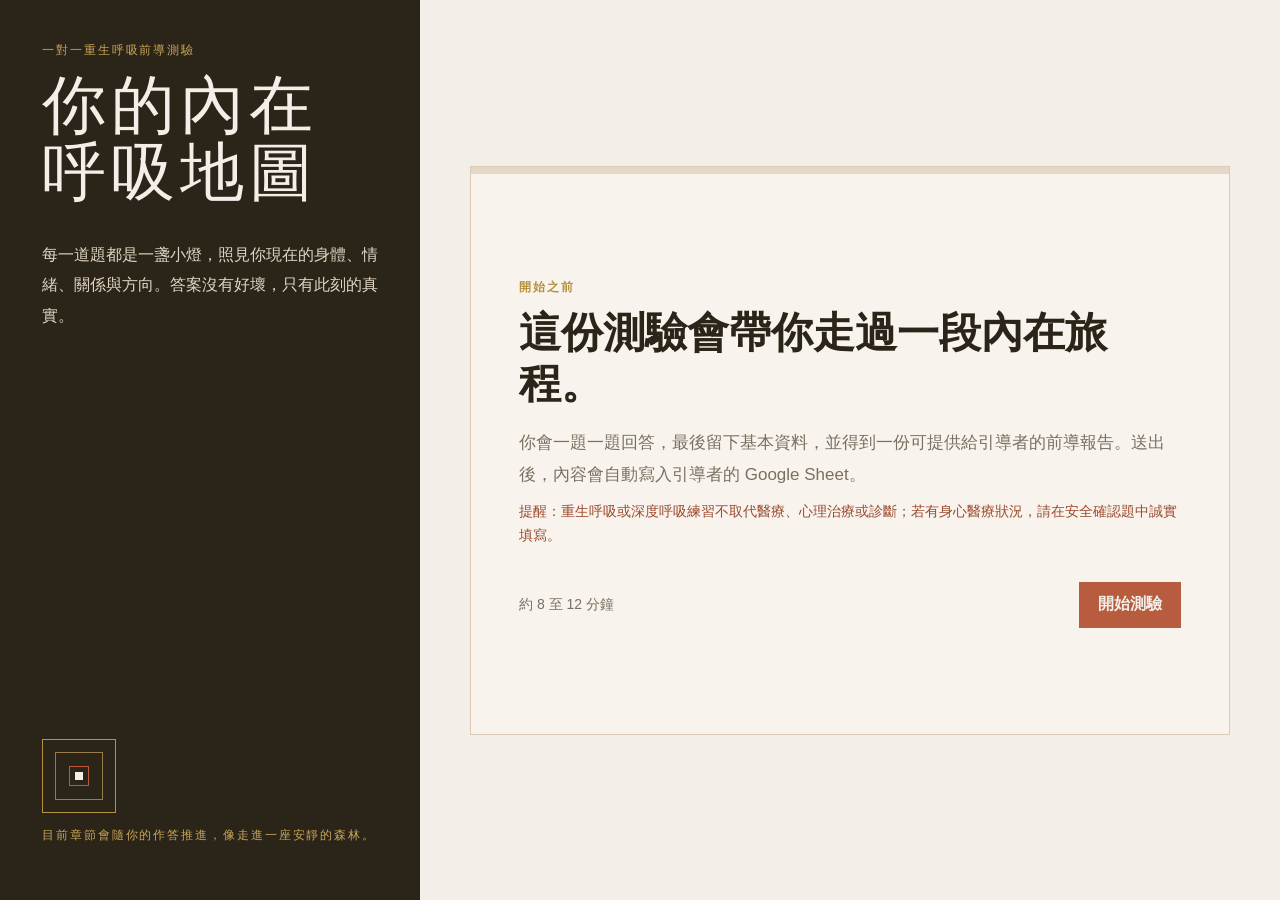
<file: activities/心理測驗.html>
<!doctype html>
<html lang="zh-Hant">
<head>
  <meta charset="utf-8">
  <meta name="viewport" content="width=device-width, initial-scale=1">
  <title>你的內在呼吸地圖</title>
  <style>
    :root {
      --aman-sand: #f3eee7;
      --aman-brown: #2b2418;
      --terra: #b85c40;
      --terra-dk: #9c4a30;
      --gold: #b8913e;
      --gold-lt: #c9a55a;
      --sand: #d4c4a4;
      --jungle-green: #314f39;
      --leaf-green: #6f8a4f;
      --deep-blue: #27556a;
      --bird-blue: #7fa7b8;
      --ink: var(--aman-brown);
      --muted: #7a6f60;
      --paper: var(--aman-sand);
      --panel: #f8f4ed;
      --line: #d9cbb5;
      --cta: var(--terra);
      --cta-hover: var(--terra-dk);
      --radius: 0;
    }

    * { box-sizing: border-box; }

    body {
      margin: 0;
      min-height: 100vh;
      color: var(--ink);
      background: var(--paper);
      font-family: "PingFang TC", "Noto Sans TC", "Microsoft JhengHei", Arial, sans-serif;
      letter-spacing: 0;
    }

    button, input, textarea, select {
      font: inherit;
    }

    .app {
      min-height: 100vh;
      display: grid;
      grid-template-columns: minmax(280px, 420px) minmax(0, 1fr);
    }

    .scene {
      position: relative;
      overflow: hidden;
      padding: 42px;
      color: var(--aman-sand);
      background: var(--aman-brown);
      display: flex;
      flex-direction: column;
      justify-content: space-between;
      min-height: 100vh;
    }

    .brand {
      position: relative;
      z-index: 1;
    }

    .kicker {
      margin: 0 0 14px;
      color: var(--gold-lt);
      font-size: 12px;
      letter-spacing: .16em;
      text-transform: uppercase;
    }

    h1 {
      margin: 0;
      font-family: Georgia, "Times New Roman", serif;
      font-size: clamp(38px, 5vw, 68px);
      line-height: 1.04;
      font-weight: 400;
      letter-spacing: .08em;
    }

    .scene-copy {
      position: relative;
      z-index: 1;
      margin-top: 34px;
      max-width: 28rem;
      color: #e1d6c4;
      line-height: 1.9;
    }

    .scene-status {
      position: relative;
      z-index: 1;
      display: grid;
      gap: 14px;
      margin-top: 40px;
    }

    .breath-mark {
      width: 74px;
      height: 74px;
      border: 1px solid var(--gold);
      border-radius: 0;
      display: grid;
      place-items: center;
      position: relative;
    }

    .breath-mark::before,
    .breath-mark::after {
      content: "";
      position: absolute;
      border: 1px solid rgba(201, 165, 90, .68);
      border-radius: 0;
      inset: 12px;
      animation: breathe 5s ease-in-out infinite;
    }

    .breath-mark::after {
      inset: 26px;
      border-color: var(--terra);
      animation-delay: .6s;
    }

    .breath-dot {
      width: 8px;
      height: 8px;
      border-radius: 0;
      background: var(--aman-sand);
    }

    @keyframes breathe {
      0%, 100% { transform: scale(.82); opacity: .54; }
      50% { transform: scale(1.14); opacity: 1; }
    }

    .content {
      min-height: 100vh;
      display: grid;
      place-items: center;
      padding: 38px;
    }

    .panel {
      width: min(760px, 100%);
      background: var(--panel);
      border: 1px solid var(--line);
      border-radius: var(--radius);
      overflow: hidden;
    }

    .progress-wrap {
      height: 7px;
      background: #e4d8c7;
    }

    .progress {
      width: 0;
      height: 100%;
      background: var(--terra);
      transition: width .8s cubic-bezier(0.25, 0.46, 0.45, 0.94);
    }

    .screen {
      padding: clamp(24px, 5vw, 48px);
      min-height: 560px;
      display: flex;
      flex-direction: column;
      justify-content: center;
    }

    .section-label {
      margin: 0 0 12px;
      color: var(--gold);
      font-size: 12px;
      font-weight: 700;
      letter-spacing: .16em;
      text-transform: uppercase;
    }

    h2 {
      margin: 0;
      font-size: clamp(27px, 4vw, 42px);
      line-height: 1.2;
      letter-spacing: 0;
    }

    .prompt {
      margin: 18px 0 0;
      color: var(--muted);
      font-size: 17px;
      line-height: 1.85;
    }

    .field-note {
      margin: 10px 0 0;
      color: var(--terra-dk);
      font-size: 14px;
      line-height: 1.7;
    }

    .submit-status {
      margin-top: 18px;
      border: 1px solid var(--line);
      border-radius: var(--radius);
      padding: 14px 16px;
      color: var(--muted);
      background: #fffaf2;
      line-height: 1.7;
      font-size: 14px;
    }

    .submit-status strong {
      color: var(--aman-brown);
    }

    .options {
      display: grid;
      grid-template-columns: repeat(2, minmax(0, 1fr));
      gap: 12px;
      margin-top: 28px;
    }

    .option {
      width: 100%;
      border: 1px solid var(--line);
      border-radius: var(--radius);
      background: var(--aman-sand);
      color: var(--ink);
      display: block;
      padding: 0;
      text-align: left;
      cursor: pointer;
      transition: border-color .32s ease, background .32s ease, color .32s ease;
      overflow: hidden;
    }

    .option:hover,
    .option:focus {
      border-color: var(--terra);
      background: #efe4d5;
      outline: none;
    }

    .option.selected {
      border-color: var(--terra);
      background: #ead9c7;
    }

    .option-visual {
      width: 100%;
      aspect-ratio: 16 / 9;
      border-bottom: 1px solid var(--line);
      display: block;
      background: #f8f4ed;
    }

    .option-visual svg {
      width: 100%;
      height: 100%;
      display: block;
    }

    .scene-bg { fill: #fbf6ee; }
    .scene-paper { fill: #f3eee7; opacity: .55; }
    .scene-ground { fill: #d4c4a4; opacity: .28; }
    .scene-shadow { fill: #c9a55a; opacity: .18; }
    .scene-fill { fill: #d4c4a4; opacity: .42; }
    .scene-terra { fill: #b85c40; opacity: .28; }
    .scene-gold { fill: #b8913e; opacity: .32; }
    .wash-sand { fill: #d4c4a4; opacity: .24; }
    .wash-terra { fill: #b85c40; opacity: .18; }
    .wash-gold { fill: #b8913e; opacity: .22; }
    .wash-brown { fill: #2b2418; opacity: .08; }
    .wash-clear { fill: none; stroke: #d4c4a4; stroke-width: 10; stroke-linecap: round; opacity: .22; }
    .wash-warm { fill: none; stroke: #b85c40; stroke-width: 12; stroke-linecap: round; opacity: .16; }
    .wash-light { fill: none; stroke: #b8913e; stroke-width: 12; stroke-linecap: round; opacity: .2; }
    .jungle-leaf { fill: #314f39; opacity: .84; stroke: #2b2418; stroke-width: .55; }
    .jungle-light { fill: #6f8a4f; opacity: .78; stroke: #2b2418; stroke-width: .45; }
    .jungle-blue { fill: #27556a; opacity: .82; }
    .jungle-bird { fill: #7fa7b8; opacity: .86; stroke: #2b2418; stroke-width: .65; }
    .jungle-animal { fill: #c4ad8b; opacity: .9; stroke: #2b2418; stroke-width: .7; }
    .jungle-red { fill: #b85c40; opacity: .88; }
    .paper-crack { fill: none; stroke: #d9cbb5; stroke-width: .55; opacity: .32; }

    .option-visual .stroke {
      fill: none;
      stroke: var(--aman-brown);
      stroke-width: 1.25;
      stroke-linecap: round;
      stroke-linejoin: round;
      opacity: .82;
    }

    .option-visual .accent {
      fill: none;
      stroke: var(--terra);
      stroke-width: 1.35;
      stroke-linecap: round;
      stroke-linejoin: round;
      opacity: .78;
    }

    .option-visual .gold {
      fill: none;
      stroke: var(--gold);
      stroke-width: 1.35;
      stroke-linecap: round;
      stroke-linejoin: round;
      opacity: .82;
    }

    .option-label {
      display: block;
      padding: 14px 16px 16px;
      font-size: 15px;
      line-height: 1.65;
    }

    .scale {
      display: grid;
      grid-template-columns: repeat(2, minmax(0, 1fr));
      gap: 12px;
      margin-top: 28px;
    }

    .scale button {
      border: 1px solid var(--line);
      border-radius: var(--radius);
      background: var(--aman-sand);
      color: var(--ink);
      cursor: pointer;
      padding: 0;
      display: block;
      text-align: left;
      transition: background .32s ease, border-color .32s ease;
      overflow: hidden;
    }

    .scale span {
      display: block;
      font-size: 15px;
      line-height: 1.55;
    }

    .scale button:hover,
    .scale button:focus,
    .scale button.selected {
      border-color: var(--terra);
      background: #ead9c7;
      outline: none;
    }

    .text-field,
    .select-field {
      width: 100%;
      margin-top: 24px;
      border: 1px solid var(--line);
      border-radius: var(--radius);
      background: var(--aman-sand);
      color: var(--ink);
      padding: 14px 15px;
      outline: none;
    }

    textarea.text-field {
      min-height: 150px;
      resize: vertical;
      line-height: 1.7;
    }

    .grid-fields {
      display: grid;
      grid-template-columns: repeat(2, minmax(0, 1fr));
      gap: 16px;
      margin-top: 26px;
    }

    .field label {
      display: block;
      margin-bottom: 8px;
      color: var(--aman-brown);
      font-size: 14px;
      font-weight: 700;
    }

    .field.full {
      grid-column: 1 / -1;
    }

    .actions {
      display: flex;
      align-items: center;
      justify-content: space-between;
      gap: 14px;
      margin-top: 34px;
    }

    .btn {
      min-height: 46px;
      border: 1px solid transparent;
      border-radius: var(--radius);
      padding: 11px 18px;
      cursor: pointer;
      font-weight: 700;
      transition: background .32s ease, border-color .32s ease;
    }

    .btn:hover,
    .btn:focus {
      outline: none;
    }

    .btn-primary {
      background: var(--cta);
      color: var(--aman-sand);
    }

    .btn-primary:hover,
    .btn-primary:focus {
      background: var(--cta-hover);
    }

    .btn-secondary {
      background: transparent;
      color: var(--aman-brown);
      border-color: var(--line);
    }

    .btn[disabled] {
      cursor: not-allowed;
      opacity: .45;
      transform: none;
    }

    .counter {
      color: var(--muted);
      font-size: 14px;
    }

    .report {
      display: grid;
      gap: 18px;
      margin-top: 28px;
    }

    .report-section {
      border: 1px solid var(--line);
      border-radius: var(--radius);
      padding: 18px;
      background: var(--aman-sand);
    }

    .report-section h3 {
      margin: 0 0 10px;
      color: var(--aman-brown);
      font-size: 18px;
    }

    .report-section p,
    .report-section li {
      color: var(--muted);
      line-height: 1.75;
    }

    .report-section ul {
      margin: 0;
      padding-left: 1.2rem;
    }

    .score-bars {
      display: grid;
      gap: 10px;
    }

    .score-row {
      display: grid;
      grid-template-columns: 7.5rem 1fr 2rem;
      align-items: center;
      gap: 10px;
      color: var(--muted);
      font-size: 14px;
    }

    .bar {
      height: 9px;
      border-radius: 0;
      background: #e4d8c7;
      overflow: hidden;
    }

    .bar span {
      display: block;
      height: 100%;
      width: 0;
      border-radius: inherit;
      background: var(--terra);
    }

    .toast {
      position: fixed;
      left: 50%;
      bottom: 24px;
      transform: translateX(-50%) translateY(20px);
      opacity: 0;
      pointer-events: none;
      padding: 12px 16px;
      border-radius: 0;
      background: var(--aman-brown);
      color: var(--aman-sand);
      transition: opacity .2s ease, transform .2s ease;
    }

    .toast.show {
      opacity: 1;
      transform: translateX(-50%) translateY(0);
    }

    @media (max-width: 900px) {
      .app {
        display: block;
      }

      .scene {
        min-height: auto;
        padding: 28px;
      }

      .scene-copy,
      .scene-status {
        display: none;
      }

      .content {
        min-height: auto;
        padding: 22px;
      }
    }

    @media (max-width: 620px) {
      .screen {
        min-height: 610px;
        padding: 24px;
      }

      .option,
      .scale button {
        min-height: 0;
      }

      .options,
      .scale {
        grid-template-columns: 1fr;
      }

      .grid-fields {
        grid-template-columns: 1fr;
      }

      .actions {
        align-items: stretch;
        flex-direction: column-reverse;
      }

      .btn {
        width: 100%;
      }

      .counter {
        text-align: center;
      }

      .score-row {
        grid-template-columns: 1fr;
        gap: 6px;
      }
    }

    @media print {
      body {
        background: var(--aman-sand);
      }

      .scene,
      .progress-wrap,
      .actions,
      .toast {
        display: none !important;
      }

      .app,
      .content,
      .panel,
      .screen {
        display: block;
        min-height: 0;
        padding: 0;
        box-shadow: none;
        border: 0;
      }
    }
  </style>
</head>
<body>
  <main class="app">
    <aside class="scene" aria-label="呼吸旅程場景">
      <div class="brand">
        <p class="kicker">一對一重生呼吸前導測驗</p>
        <h1>你的內在<br>呼吸地圖</h1>
        <p class="scene-copy">每一道題都是一盞小燈，照見你現在的身體、情緒、關係與方向。答案沒有好壞，只有此刻的真實。</p>
      </div>

      <div class="scene-status">
        <div class="breath-mark"><span class="breath-dot"></span></div>
        <p class="kicker">目前章節會隨你的作答推進，像走進一座安靜的森林。</p>
      </div>
    </aside>

    <section class="content">
      <div class="panel">
        <div class="progress-wrap"><div class="progress" id="progress"></div></div>
        <div class="screen" id="screen"></div>
      </div>
    </section>
  </main>

  <div class="toast" id="toast" role="status" aria-live="polite">已複製摘要</div>

  <script>
    const archetypes = {
      A: {
        name: "撐住世界的守門人",
        element: "土",
        gift: "可靠、能承擔、在混亂中維持秩序",
        invitation: "練習把肩膀放下，讓身體知道：現在不必只靠意志撐住。",
        report: "你很習慣把事情扛起來，也可能在關係或工作裡先照顧別人的需要。呼吸旅程可以從安全感、界線和放鬆開始，慢慢讓控制鬆動。"
      },
      B: {
        name: "深海裡的感受者",
        element: "水",
        gift: "敏銳、共感、能碰觸很深的情緒層次",
        invitation: "允許感受有出口，不急著分析，也不急著變好。",
        report: "你內在可能有許多尚未被說出口的感覺。呼吸旅程可以支持情緒流動，讓你在被接住的節奏裡釋放累積。"
      },
      C: {
        name: "迷霧中的尋路者",
        element: "風",
        gift: "願意思考、願意探索、對生命方向保持誠實",
        invitation: "先不用逼自己立刻有答案，讓身體帶你靠近真正的方向。",
        report: "你可能正站在人生階段的轉折處，對工作、關係或自我價值有新的提問。呼吸旅程可以協助你從身體感受中整理方向。"
      },
      D: {
        name: "準備重啟的火種",
        element: "火",
        gift: "有行動力、渴望突破、願意讓生命更新",
        invitation: "讓改變不只是用力推進，而是從內在力量自然長出來。",
        report: "你已經感覺到某種改變正在靠近，舊模式可能開始變得太小。呼吸旅程可以支持你釋放阻力，重新連回生命感與行動力。"
      }
    };

    const questions = [
      {
        id: "gate",
        type: "single",
        section: "第一章：森林入口",
        title: "你來到一座安靜的森林，入口有四條小徑。你會先走向哪一條？",
        prompt: "這一題像是替你目前的內在狀態選一張地圖。",
        options: [
          ["A", "一條穩穩的石階路，我想先確認自己是安全的。"],
          ["B", "一條通往湖邊的路，我想找地方讓情緒慢慢流出來。"],
          ["C", "一條有霧的小路，我想知道自己到底在尋找什麼。"],
          ["D", "一條有微光的山路，我想走向改變，即使還有點怕。"]
        ]
      },
      {
        id: "weather",
        type: "single",
        section: "第一章：森林入口",
        title: "如果你的最近是一種天氣，它最像什麼？",
        prompt: "不用想太久，選最像這段時間的身心氣候。",
        options: [
          ["A", "表面晴朗，但土地有點乾裂，像是撐很久了。"],
          ["B", "大雨前的濕重空氣，很多感覺快要落下來。"],
          ["C", "晨霧，走得到下一步，但遠方還看不清楚。"],
          ["D", "遠方有雷聲，知道有什麼快要被打開。"]
        ]
      },
      {
        id: "themes",
        type: "single",
        section: "第二章：幾扇門",
        title: "眼前有幾扇門，你會選擇哪一扇門？",
        prompt: "單選。先選此刻最想推開的一扇門，其他門之後仍然可以在諮詢中慢慢看見。",
        options: [
          ["career", "事業／職涯規劃的門"],
          ["intimacy", "親密關係的門"],
          ["money", "金錢與安全感的門"],
          ["family", "家庭關係的門"],
          ["people", "人際關係的門"],
          ["growth", "個人成長／靈性覺醒的門"],
          ["body", "身體與健康狀態的門"],
          ["emotion", "情緒壓力與內在穩定的門"]
        ]
      },
      {
        id: "stress",
        type: "scale",
        section: "第三章：身體的訊號",
        title: "一陣風經過，空氣忽然變重。你通常怎麼處理心裡累積的東西？",
        metric: "情緒累積",
        options: [
          [1, "我會先停一下，讓它散掉，再回到生活。"],
          [2, "我會找地方喘口氣，但很快又繼續往前。"],
          [3, "我把它收進身體裡，直到某個小事讓它溢出來。"],
          [4, "我感覺有一場雨在裡面等很久，快要落下。"]
        ]
      },
      {
        id: "body_tension",
        type: "scale",
        section: "第三章：身體的訊號",
        title: "你走到一面安靜的牆前，身體先替你回答。它比較像哪一種狀態？",
        metric: "身體緊繃",
        options: [
          [1, "身體還算柔軟，呼吸可以自然進出。"],
          [2, "肩頸或胸口偶爾收緊，提醒我該慢下來。"],
          [3, "身體像長時間握拳，呼吸常停在比較淺的地方。"],
          [4, "整個人像被一層硬殼包住，很難真正鬆開。"]
        ]
      },
      {
        id: "relax",
        type: "scale",
        section: "第三章：身體的訊號",
        title: "眼前有一張椅子，邀請你坐下。你比較可能發生什麼事？",
        metric: "放鬆困難",
        options: [
          [1, "我能坐下來，讓身體慢慢回到安靜。"],
          [2, "我會坐一下，但腦中還有幾件事在轉。"],
          [3, "我人在休息，裡面卻像還開著很多視窗。"],
          [4, "我一停下來反而更不安，好像不該什麼都不做。"]
        ]
      },
      {
        id: "tired",
        type: "scale",
        section: "第三章：身體的訊號",
        title: "你撿起一塊沒有名字的石頭。那種累，比較像什麼？",
        metric: "無名疲憊",
        options: [
          [1, "累有明確來源，休息後通常會回來。"],
          [2, "有些累，但我大致知道它從哪裡來。"],
          [3, "累像霧一樣散在身體裡，說不上是哪裡。"],
          [4, "我像背著一塊看不見的重量，很久沒有放下。"]
        ]
      },
      {
        id: "work",
        type: "scale",
        section: "第四章：路標",
        title: "路標指向工作與生活。你看見自己的腳步，比較像哪一幕？",
        metric: "生活消耗",
        options: [
          [1, "我知道自己為什麼走，也還有力氣。"],
          [2, "方向大致清楚，只是最近步伐有點重。"],
          [3, "我一直在走，但開始懷疑這是不是我要的路。"],
          [4, "我像被路推著走，消耗多過於活著的感覺。"]
        ]
      },
      {
        id: "effort",
        type: "scale",
        section: "第四章：路標",
        title: "你回頭看見一路留下的腳印。心裡浮現的是什麼？",
        metric: "內在不踏實",
        options: [
          [1, "我看見自己的努力，也感覺它有回到身上。"],
          [2, "我做了很多，偶爾會問自己是否也被滋養。"],
          [3, "我很努力，但內在常有一塊地方沒有被填滿。"],
          [4, "我像一直交出成果，卻很少真正感覺到自己。"]
        ]
      },
      {
        id: "relationship",
        type: "scale",
        section: "第五章：關係之橋",
        title: "橋的另一端站著重要的人。你最熟悉哪一種互動方式？",
        metric: "關係壓抑",
        options: [
          [1, "我能說出自己的感受，也能聽見對方。"],
          [2, "我會表達，但有時會先修飾，避免衝突。"],
          [3, "我常先看對方反應，再決定自己能不能說。"],
          [4, "我習慣把真正的話吞回去，維持表面的平衡。"]
        ]
      },
      {
        id: "boundary",
        type: "scale",
        section: "第五章：關係之橋",
        title: "橋上有一道界線。當你需要說「不」時，通常發生什麼？",
        metric: "界線模糊",
        options: [
          [1, "我能清楚說出界線，也能承受對方的反應。"],
          [2, "我會說，但需要一點時間整理語氣。"],
          [3, "我常說得很委婉，說完還會擔心很久。"],
          [4, "我很難說出口，最後多半選擇忍耐或退讓。"]
        ]
      },
      {
        id: "direction",
        type: "scale",
        section: "第六章：火光",
        title: "遠方有一點光。你和人生方向的關係，比較像哪一幕？",
        metric: "方向探索",
        options: [
          [1, "我看得見目前的方向，也願意照著節奏走。"],
          [2, "方向還在調整，但我知道自己正在靠近。"],
          [3, "我站在路口很久，心裡有很多未完成的提問。"],
          [4, "我像卡在某個階段，知道該變，但不知道怎麼開始。"]
        ]
      },
      {
        id: "inner_power",
        type: "scale",
        section: "第六章：火光",
        title: "你把手放在心口，裡面有一點熱。那比較像什麼？",
        metric: "轉化渴望",
        options: [
          [1, "一點安靜的溫度，提醒我可以照顧自己。"],
          [2, "一個想更理解自己的念頭，正在慢慢變清楚。"],
          [3, "一股想回到自己的力量，開始在身體裡升起。"],
          [4, "一團被壓住很久的火，想重新流動。"]
        ]
      },
      {
        id: "stress_response",
        type: "single",
        section: "第七章：遇見風暴",
        title: "當風暴靠近，你最常怎麼保護自己？",
        options: [
          ["A", "先把門關好，把事情處理完再說。"],
          ["B", "情緒很快湧上來，但不一定知道怎麼說。"],
          ["C", "開始反覆想：我是不是走錯路了？"],
          ["D", "很想立刻做點什麼，讓現況不再一樣。"]
        ]
      },
      {
        id: "need",
        type: "single",
        section: "第七章：遇見風暴",
        title: "如果這次呼吸是一盞燈，你最希望它照亮什麼？",
        options: [
          ["A", "讓我終於能鬆一口氣，不再一直緊繃。"],
          ["B", "讓壓住的情緒有一個安全的出口。"],
          ["C", "讓我更清楚自己真正想去哪裡。"],
          ["D", "讓我找回改變的勇氣和生命感。"]
        ]
      },
      {
        id: "voice",
        type: "single",
        section: "第八章：內在聲音",
        title: "你在樹洞裡聽見一句話，哪一句最像你的內在聲音？",
        options: [
          ["A", "我不能倒下，還有很多事要處理。"],
          ["B", "其實我很想被懂，但我不知道怎麼說。"],
          ["C", "我好像走到一個需要重新選擇的路口。"],
          ["D", "我不想再用舊方式活下去了。"]
        ]
      },
      {
        id: "difficulty",
        type: "single",
        section: "第八章：內在聲音",
        title: "森林問你：對你來說，最不容易的是什麼？",
        options: [
          ["A", "允許自己休息。"],
          ["B", "允許自己有情緒。"],
          ["C", "相信自己的選擇。"],
          ["D", "真的開始改變。"]
        ]
      },
      {
        id: "breath_exp",
        type: "single",
        section: "第九章：呼吸經驗",
        title: "你以前是否走過重生呼吸這條路？",
        options: [
          ["yes", "有，我曾體驗過重生呼吸。"],
          ["no", "還沒有，這會是第一次。"]
        ]
      },
      {
        id: "practices",
        type: "text",
        section: "第九章：呼吸經驗",
        title: "除了重生呼吸，你是否有其他身心練習？",
        prompt: "例如冥想、瑜伽、呼吸法、諮商、能量療癒、靜心、身體工作。沒有也可以寫「無」。",
        placeholder: "請簡述你的經驗、頻率，或你喜歡／不喜歡的地方。"
      },
      {
        id: "stuck",
        type: "text",
        section: "第十章：卡住的石頭",
        title: "目前生活中，讓你最困擾或最卡住的是什麼？",
        prompt: "把它當成森林路中央的一顆石頭。你可以描述它的樣子、重量，或它常在什麼情境出現。",
        placeholder: "我最近最卡住的是..."
      },
      {
        id: "change",
        type: "text",
        section: "第十章：卡住的石頭",
        title: "如果這段時間能改變一件事，你最希望搬開哪一塊石頭？",
        placeholder: "我最希望改變／提升的是..."
      },
      {
        id: "expectation",
        type: "text",
        section: "第十一章：給引導者的信",
        title: "你期待透過這次諮詢／呼吸，獲得什麼樣的支持或改變？",
        placeholder: "我希望這次旅程能支持我..."
      },
      {
        id: "respect",
        type: "text",
        section: "第十一章：給引導者的信",
        title: "有沒有任何你希望引導者特別知道、避開或尊重的地方？",
        prompt: "例如界線、用語、身體觸碰、節奏、過去經驗、害怕被怎麼對待。",
        placeholder: "我希望被這樣支持..."
      },
      {
        id: "safety",
        type: "text",
        section: "第十二章：安全確認",
        title: "是否有任何身心狀況，需要在呼吸前讓引導者知道？",
        prompt: "例如懷孕、心血管狀況、癲癇、近期手術、重大身心疾病、正在服藥、恐慌或創傷相關經驗。沒有可寫「無」。",
        placeholder: "目前需要留意的狀況是..."
      },
      {
        id: "support",
        type: "text",
        section: "第十二章：安全確認",
        title: "如果過程中你出現強烈情緒或不舒服，你希望如何被支持？",
        placeholder: "我希望引導者可以..."
      },
      {
        id: "schedule",
        type: "multi",
        section: "第十三章：抵達前的安排",
        title: "哪些時段比較適合安排 40 分鐘一對一諮詢？",
        prompt: "可複選，越多時段越容易安排。",
        options: [
          ["平日白天", "平日白天"],
          ["平日中午", "平日中午"],
          ["平日下午", "平日下午"],
          ["平日晚上", "平日晚上"],
          ["假日白天", "假日白天"],
          ["假日中午", "假日中午"],
          ["假日下午", "假日下午"],
          ["假日晚上", "假日晚上"]
        ]
      }
    ];

    const GOOGLE_SHEET_WEB_APP_URL = "PASTE_GOOGLE_APPS_SCRIPT_WEB_APP_URL_HERE";

    const state = {
      step: -1,
      answers: {},
      basic: {}
    };

    const screen = document.getElementById("screen");
    const progress = document.getElementById("progress");
    const toast = document.getElementById("toast");

    function setProgress() {
      const total = questions.length + 2;
      const current = state.step < 0 ? 0 : Math.min(state.step + 1, total);
      progress.style.width = `${Math.round((current / total) * 100)}%`;
    }

    function renderStart() {
      state.step = -1;
      setProgress();
      screen.innerHTML = `
        <p class="section-label">開始之前</p>
        <h2>這份測驗會帶你走過一段內在旅程。</h2>
        <p class="prompt">你會一題一題回答，最後留下基本資料，並得到一份可提供給引導者的前導報告。送出後，內容會自動寫入引導者的 Google Sheet。</p>
        <p class="field-note">提醒：重生呼吸或深度呼吸練習不取代醫療、心理治療或診斷；若有身心醫療狀況，請在安全確認題中誠實填寫。</p>
        <div class="actions">
          <span class="counter">約 8 至 12 分鐘</span>
          <button class="btn btn-primary" type="button" onclick="nextStep()">開始測驗</button>
        </div>
      `;
    }

    function renderQuestion() {
      const q = questions[state.step];
      setProgress();
      const answered = state.answers[q.id];
      let body = "";

      if (q.type === "single") {
        body = `<div class="options">${q.options.map((opt, index) => `
          <button class="option ${answered === opt[0] ? "selected" : ""}" type="button" onclick="answerSingle('${q.id}', '${escapeAttribute(opt[0])}')">
            ${optionVisual(q, opt, index)}
            <span class="option-label">${opt[1]}</span>
          </button>
        `).join("")}</div>`;
      }

      if (q.type === "multi") {
        const values = Array.isArray(answered) ? answered : [];
        body = `<div class="options">${q.options.map((opt, index) => `
          <button class="option ${values.includes(opt[0]) ? "selected" : ""}" type="button" onclick="toggleMulti('${q.id}', '${escapeAttribute(opt[0])}')">
            ${optionVisual(q, opt, index)}
            <span class="option-label">${opt[1]}</span>
          </button>
        `).join("")}</div>`;
      }

      if (q.type === "scale") {
        body = `<div class="scale">${q.options.map((opt, index) => `
          <button class="${answered === opt[0] ? "selected" : ""}" type="button" onclick="answerScale('${q.id}', ${opt[0]})">
            ${optionVisual(q, opt, index)}
            <span class="option-label">${opt[1]}</span>
          </button>
        `).join("")}</div>`;
      }

      if (q.type === "text") {
        body = `<textarea class="text-field" id="textAnswer" placeholder="${escapeAttribute(q.placeholder || "")}">${escapeHtml(answered || "")}</textarea>`;
      }

      screen.innerHTML = `
        <p class="section-label">${q.section}</p>
        <h2>${q.title}</h2>
        ${q.prompt ? `<p class="prompt">${q.prompt}</p>` : ""}
        ${body}
        <div class="actions">
          <button class="btn btn-secondary" type="button" onclick="prevStep()">上一題</button>
          <span class="counter">${state.step + 1} / ${questions.length}</span>
          <button class="btn btn-primary" type="button" onclick="nextStep()" ${canContinue(q) ? "" : "disabled"}>${state.step === questions.length - 1 ? "填寫基本資料" : "下一題"}</button>
        </div>
      `;

      if (q.type === "text") {
        const input = document.getElementById("textAnswer");
        input.addEventListener("input", () => {
          state.answers[q.id] = input.value.trim();
          const next = screen.querySelector(".btn-primary");
          next.disabled = !canContinue(q);
        });
        input.focus();
      }
    }

    function renderBasic() {
      setProgress();
      const b = state.basic;
      screen.innerHTML = `
        <p class="section-label">最後一步：留下聯繫資料</p>
        <h2>你已經走完整座森林，現在把名字寫在地圖背面。</h2>
        <p class="prompt">這些資料會出現在報告中，並在產生結果後自動送出給引導者，方便後續安排諮詢。</p>
        <div class="grid-fields">
          <div class="field">
            <label for="name">姓名</label>
            <input class="text-field" id="name" value="${escapeAttribute(b.name || "")}" placeholder="你的姓名">
          </div>
          <div class="field">
            <label for="age">年齡區間</label>
            <select class="select-field" id="age">
              ${["", "18-22", "23-29", "30-39", "40-49", "50-59", "60以上"].map(value => `<option value="${value}" ${b.age === value ? "selected" : ""}>${value || "請選擇"}</option>`).join("")}
            </select>
          </div>
          <div class="field">
            <label for="location">現居地</label>
            <select class="select-field" id="location">
              ${["", "台北地區（台北、新北、桃園）", "中部地區（新竹、苗栗、台中、彰化）", "南部地區（雲林、嘉義、台南、高雄、屏東）", "東部地區（宜蘭、花蓮、台東）", "國外", "其他"].map(value => `<option value="${value}" ${b.location === value ? "selected" : ""}>${value || "請選擇"}</option>`).join("")}
            </select>
          </div>
          <div class="field">
            <label for="phone">聯絡電話</label>
            <input class="text-field" id="phone" value="${escapeAttribute(b.phone || "")}" placeholder="電話">
          </div>
          <div class="field">
            <label for="line">Line ID</label>
            <input class="text-field" id="line" value="${escapeAttribute(b.line || "")}" placeholder="Line ID">
          </div>
          <div class="field">
            <label for="email">Email</label>
            <input class="text-field" id="email" value="${escapeAttribute(b.email || "")}" placeholder="email@example.com">
          </div>
          <div class="field full">
            <label for="note">其他想補充的聯繫或安排事項</label>
            <textarea class="text-field" id="note" placeholder="例如兩地居、特殊時段、偏好的聯絡方式。">${escapeHtml(b.note || "")}</textarea>
          </div>
        </div>
        <div class="actions">
          <button class="btn btn-secondary" type="button" onclick="prevStep()">上一題</button>
          <span class="counter">資料可稍後再調整</span>
          <button class="btn btn-primary" type="button" onclick="finishQuiz()">產生結果報告</button>
        </div>
      `;
    }

    function renderResult() {
      setProgress();
      const result = calculateResult();
      const type = archetypes[result.top];
      const highMetrics = getHighMetrics();
      const themes = getAnswerLabels("themes");
      const schedule = getAnswerLabels("schedule");
      const summary = buildSummary(result, type, highMetrics, themes, schedule);

      screen.innerHTML = `
        <p class="section-label">結果報告</p>
        <h2>你的主要呼吸原型：${type.name}</h2>
        <p class="prompt">${type.report}</p>
        <div class="report">
          <section class="report-section">
            <h3>這份地圖給你的邀請</h3>
            <p>${type.invitation}</p>
            <p>你的天賦線索：${type.gift}。</p>
          </section>
          <section class="report-section">
            <h3>四種原型分布</h3>
            <div class="score-bars">
              ${Object.keys(archetypes).map(key => {
                const score = result.scores[key];
                const width = result.maxScore ? Math.round((score / result.maxScore) * 100) : 0;
                return `<div class="score-row">
                  <span>${archetypes[key].name}</span>
                  <div class="bar"><span style="width:${width}%"></span></div>
                  <strong>${score}</strong>
                </div>`;
              }).join("")}
            </div>
          </section>
          <section class="report-section">
            <h3>諮詢前重點</h3>
            <ul>
              <li>最想被支持的主題：${escapeHtml(themes.length ? themes.join("、") : "尚未填寫")}</li>
              <li>目前較高的身心訊號：${escapeHtml(highMetrics.length ? highMetrics.join("、") : "目前量表沒有特別高分項目")}</li>
              <li>重生呼吸經驗：${escapeHtml(answerText("breath_exp") || "尚未填寫")}</li>
              <li>可預約時段：${escapeHtml(schedule.length ? schedule.join("、") : "尚未填寫")}</li>
            </ul>
          </section>
          <section class="report-section">
            <h3>你寫下的重要內容</h3>
            <p><strong>目前最卡住：</strong>${escapeHtml(state.answers.stuck || "尚未填寫")}</p>
            <p><strong>最想改變：</strong>${escapeHtml(state.answers.change || "尚未填寫")}</p>
            <p><strong>期待支持：</strong>${escapeHtml(state.answers.expectation || "尚未填寫")}</p>
            <p><strong>安全確認：</strong>${escapeHtml(state.answers.safety || "尚未填寫")}</p>
          </section>
        </div>
        <div class="submit-status" id="submitStatus">
          <strong>送出狀態：</strong>正在準備送出到 Google Sheet。
        </div>
        <div class="actions">
          <button class="btn btn-secondary" type="button" onclick="renderBasicFromResult()">修改基本資料</button>
          <button class="btn btn-secondary" type="button" onclick="copySummary()">複製諮詢摘要</button>
          <button class="btn btn-secondary" type="button" onclick="submitResponse()">重新送出</button>
          <button class="btn btn-primary" type="button" onclick="window.print()">列印／存 PDF</button>
        </div>
      `;
      state.summary = summary;
    }

    function nextStep() {
      if (state.step < questions.length - 1) {
        state.step += 1;
        renderQuestion();
        return;
      }
      state.step = questions.length;
      renderBasic();
    }

    function prevStep() {
      if (state.step === questions.length) {
        state.step = questions.length - 1;
        renderQuestion();
        return;
      }
      if (state.step > 0) {
        state.step -= 1;
        renderQuestion();
        return;
      }
      renderStart();
    }

    function answerSingle(id, value) {
      state.answers[id] = value;
      setTimeout(() => nextStep(), 160);
    }

    function answerScale(id, value) {
      state.answers[id] = value;
      setTimeout(() => nextStep(), 160);
    }

    function toggleMulti(id, value) {
      const current = Array.isArray(state.answers[id]) ? state.answers[id] : [];
      state.answers[id] = current.includes(value)
        ? current.filter(item => item !== value)
        : current.concat(value);
      renderQuestion();
    }

    function canContinue(q) {
      const answer = state.answers[q.id];
      if (q.type === "text") return typeof answer === "string" && answer.length > 0;
      if (q.type === "multi") return Array.isArray(answer) && answer.length > 0;
      return answer !== undefined && answer !== null && answer !== "";
    }

    function optionVisual(q, opt, index) {
      const name = visualName(q, opt, index);
      return `<span class="option-visual" aria-hidden="true">${visualSvg(name, index)}</span>`;
    }

    function visualName(q, opt, index) {
      const byQuestion = {
        gate: ["stonePath", "waterPath", "mistPath", "lightPath"],
        weather: ["drySun", "rainCloud", "mist", "thunder"],
        themes: ["doorWork", "doorHeart", "doorGold", "doorHome", "doorPeople", "doorSpark", "doorBody", "doorCloud"],
        stress: ["openAir", "breath", "vessel", "rainCloud"],
        body_tension: ["softBody", "shoulder", "fist", "shell"],
        relax: ["chair", "window", "manyWindows", "alert"],
        tired: ["smallStone", "twoStones", "fogStone", "heavyStone"],
        work: ["signClear", "signSlow", "crossroad", "pushedRoad"],
        effort: ["footprint", "bowl", "hollow", "offering"],
        relationship: ["bridgeOpen", "bridgeSoft", "bridgeWatch", "bridgeClosed"],
        boundary: ["clearLine", "softLine", "thinLine", "brokenLine"],
        direction: ["pathLight", "pathTurn", "crossroad", "blockedPath"],
        inner_power: ["ember", "seed", "risingFire", "flame"],
        stress_response: ["closedDoor", "wave", "questionPath", "sparkAction"],
        need: ["exhale", "release", "map", "flame"],
        voice: ["pillar", "message", "crossroad", "brokenShell"],
        difficulty: ["rest", "waterDrop", "choice", "step"],
        breath_exp: ["spiral", "firstDoor"],
        schedule: ["sun", "midday", "afternoon", "moon", "weekendSun", "weekendMidday", "weekendAfternoon", "weekendMoon"]
      };
      return (byQuestion[q.id] && byQuestion[q.id][index]) || ["door", "wave", "path", "flame"][index % 4];
    }

    function visualSvg(name, index) {
      const label = index + 1;
      const svgs = {
        door: `<rect class="stroke" x="20" y="8" width="24" height="30"/><path class="gold" d="M28 38V20h8v18"/><path class="accent" d="M39 24h2"/>`,
        stonePath: `<path class="stroke" d="M10 36h44"/><rect class="gold" x="18" y="25" width="8" height="6"/><rect class="stroke" x="29" y="20" width="9" height="7"/><rect class="accent" x="41" y="14" width="8" height="8"/>`,
        waterPath: `<path class="stroke" d="M8 31c8-8 16 8 24 0s16 8 24 0"/><path class="accent" d="M14 20c6-5 12 5 18 0s12 5 18 0"/>`,
        mistPath: `<path class="stroke" d="M9 30h46"/><path class="gold" d="M15 20h26"/><path class="accent" d="M24 12h28"/>`,
        lightPath: `<path class="stroke" d="M14 38c8-11 16-17 36-25"/><path class="gold" d="M42 9h10v10H42z"/><path class="accent" d="M47 4v20M37 14h20"/>`,
        drySun: `<circle class="gold" cx="34" cy="16" r="8"/><path class="stroke" d="M10 36h44M17 28h30"/><path class="accent" d="M26 36l-4 6M38 36l4 6"/>`,
        rainCloud: `<path class="stroke" d="M17 23c2-8 12-9 16-3 6-5 16 0 15 7H14c-5 0-6-7 3-7"/><path class="accent" d="M22 32v8M33 32v8M44 32v8"/>`,
        mist: `<path class="stroke" d="M9 18h32M20 27h35M10 36h28"/><path class="gold" d="M45 14h8M42 40h10"/>`,
        thunder: `<path class="stroke" d="M17 22c3-8 11-8 16-3 6-4 15 0 14 7H14"/><path class="accent" d="M34 27l-7 12h8l-5 9"/>`,
        doorWork: `<rect class="stroke" x="18" y="8" width="28" height="32"/><path class="accent" d="M24 20h16M24 28h10"/><path class="gold" d="M40 24h2"/>`,
        doorHeart: `<rect class="stroke" x="18" y="8" width="28" height="32"/><path class="accent" d="M32 29c-8-5-9-12-3-12 2 0 3 1 3 3 0-2 2-3 4-3 6 0 5 7-4 12z"/>`,
        doorGold: `<rect class="stroke" x="18" y="8" width="28" height="32"/><circle class="gold" cx="32" cy="24" r="7"/><path class="accent" d="M32 17v14M25 24h14"/>`,
        doorHome: `<rect class="stroke" x="18" y="17" width="28" height="23"/><path class="accent" d="M14 18l18-12 18 12"/><path class="gold" d="M29 40V28h7v12"/>`,
        doorPeople: `<rect class="stroke" x="18" y="8" width="28" height="32"/><circle class="gold" cx="28" cy="22" r="4"/><circle class="accent" cx="38" cy="22" r="4"/><path class="stroke" d="M22 34c2-5 10-5 12 0M32 34c2-5 10-5 12 0"/>`,
        doorSpark: `<rect class="stroke" x="18" y="8" width="28" height="32"/><path class="gold" d="M32 13v22M22 24h20"/><path class="accent" d="M26 18l12 12M38 18L26 30"/>`,
        doorBody: `<rect class="stroke" x="18" y="8" width="28" height="32"/><path class="accent" d="M32 15c5 5 5 13 0 20-5-7-5-15 0-20z"/><path class="gold" d="M25 24h14"/>`,
        doorCloud: `<rect class="stroke" x="18" y="8" width="28" height="32"/><path class="accent" d="M24 27c2-7 10-7 13-2 4-3 9 0 8 5H22"/>`,
        openAir: `<path class="stroke" d="M10 24h44"/><path class="accent" d="M20 16h24M18 32h28"/><path class="gold" d="M49 18l5 6-5 6"/>`,
        breath: `<path class="stroke" d="M16 14c18-8 35 3 21 11-9 5-21-1-16-7"/><path class="accent" d="M13 32c10 8 25 8 38-1"/>`,
        vessel: `<path class="stroke" d="M20 14h24l-4 27H24z"/><path class="accent" d="M23 27h18"/><path class="gold" d="M32 8v10"/>`,
        softBody: `<path class="stroke" d="M32 9c8 7 10 21 0 32-10-11-8-25 0-32z"/><path class="gold" d="M22 24h20"/>`,
        shoulder: `<path class="stroke" d="M15 36c5-12 29-12 34 0"/><path class="accent" d="M24 20c4-5 12-5 16 0"/><path class="gold" d="M32 15v15"/>`,
        fist: `<path class="stroke" d="M20 34V19h24v15l-5 7H25z"/><path class="accent" d="M26 19v14M32 19v14M38 19v14"/>`,
        shell: `<path class="stroke" d="M16 38c2-20 30-28 34 0z"/><path class="accent" d="M32 12v26M22 22l10 16M42 22L32 38"/>`,
        chair: `<path class="stroke" d="M21 13h24v16H21zM24 29v13M42 29v13M18 42h30"/><path class="gold" d="M22 22h22"/>`,
        window: `<rect class="stroke" x="18" y="10" width="30" height="28"/><path class="accent" d="M33 10v28M18 24h30"/>`,
        manyWindows: `<rect class="stroke" x="10" y="12" width="14" height="12"/><rect class="accent" x="30" y="12" width="14" height="12"/><rect class="gold" x="20" y="30" width="14" height="12"/><rect class="stroke" x="40" y="30" width="14" height="12"/>`,
        alert: `<path class="stroke" d="M32 8l22 35H10z"/><path class="accent" d="M32 18v12"/><path class="gold" d="M32 35h1"/>`,
        smallStone: `<path class="stroke" d="M19 34c5-14 22-15 29 0-5 8-24 8-29 0z"/>`,
        twoStones: `<path class="stroke" d="M10 36c3-10 16-12 21 0-4 6-17 6-21 0z"/><path class="accent" d="M32 34c4-13 18-13 22 0-3 7-18 7-22 0z"/>`,
        fogStone: `<path class="stroke" d="M20 36c4-12 20-12 25 0-4 6-21 6-25 0z"/><path class="gold" d="M8 16h34M17 25h40"/>`,
        heavyStone: `<path class="stroke" d="M14 37c5-20 31-22 39 0-7 8-32 8-39 0z"/><path class="accent" d="M32 9v18"/>`,
        signClear: `<path class="stroke" d="M32 40V12M18 12h28l6 6-6 6H18z"/><path class="gold" d="M24 18h16"/>`,
        signSlow: `<path class="stroke" d="M32 40V12M16 14h26l5 5-5 5H16z"/><path class="accent" d="M24 30h22"/>`,
        crossroad: `<path class="stroke" d="M32 42V10M16 26h32M22 16l-8 10 8 10M42 16l8 10-8 10"/>`,
        pushedRoad: `<path class="stroke" d="M12 38c8-14 28-20 42-28"/><path class="accent" d="M42 9h12v12"/><path class="gold" d="M19 35l-3 7M32 28l-2 7"/>`,
        footprint: `<path class="stroke" d="M20 32c-2-8 3-17 9-16 7 1 8 11 3 18-4 5-10 4-12-2z"/><path class="accent" d="M39 26c-1-7 3-13 8-12 5 1 6 8 2 13-3 4-8 3-10-1z"/>`,
        bowl: `<path class="stroke" d="M17 24h30c-2 13-8 18-15 18s-13-5-15-18z"/><path class="gold" d="M24 17c3-5 13-5 16 0"/>`,
        hollow: `<circle class="stroke" cx="32" cy="25" r="15"/><circle class="accent" cx="32" cy="25" r="6"/>`,
        offering: `<path class="stroke" d="M16 30h32v10H16z"/><path class="accent" d="M24 30V14h16v16"/><path class="gold" d="M32 14v26"/>`,
        bridgeOpen: `<path class="stroke" d="M9 36c14-15 32-15 46 0M13 36h38"/><path class="gold" d="M23 28v8M41 28v8"/>`,
        bridgeSoft: `<path class="stroke" d="M10 36c14-12 30-12 44 0"/><path class="accent" d="M20 30h24"/>`,
        bridgeWatch: `<path class="stroke" d="M10 36c14-12 30-12 44 0"/><circle class="accent" cx="32" cy="20" r="6"/><path class="gold" d="M20 36v-6M44 36v-6"/>`,
        bridgeClosed: `<path class="stroke" d="M10 36h44"/><path class="accent" d="M20 18l24 24M44 18L20 42"/>`,
        clearLine: `<path class="stroke" d="M32 8v36"/><path class="gold" d="M12 26h14M38 26h14"/>`,
        softLine: `<path class="stroke" d="M32 8v36"/><path class="accent" d="M15 30c7-7 16 7 24 0s9 0 10 1"/>`,
        thinLine: `<path class="gold" d="M32 8v36"/><path class="stroke" d="M14 25h36"/>`,
        brokenLine: `<path class="stroke" d="M32 8v12M32 28v16"/><path class="accent" d="M15 35h34"/>`,
        pathLight: `<path class="stroke" d="M14 40c9-15 18-23 36-31"/><circle class="gold" cx="48" cy="10" r="5"/>`,
        pathTurn: `<path class="stroke" d="M12 38c10-12 24-8 28-18 2-5-1-8-5-10"/><path class="accent" d="M36 9h10v10"/>`,
        blockedPath: `<path class="stroke" d="M12 39c9-11 18-17 36-26"/><path class="accent" d="M38 23h14v14H38z"/>`,
        ember: `<path class="stroke" d="M22 34c5-12 15-18 20-28 7 16 1 28-10 34-5-2-8-4-10-6z"/><path class="gold" d="M29 34c2-6 7-10 9-16 3 8 0 14-5 18"/>`,
        seed: `<path class="stroke" d="M32 38V16"/><path class="accent" d="M32 24c-10-10-18-5-19 3 8 4 14 2 19-3z"/><path class="gold" d="M32 22c9-9 16-4 17 3-7 4-13 2-17-3z"/>`,
        risingFire: `<path class="stroke" d="M22 38c3-17 16-18 14-31 11 10 14 22 4 32"/><path class="accent" d="M30 38c1-9 9-11 8-19"/>`,
        flame: `<path class="stroke" d="M22 38c-2-14 12-18 12-30 12 10 15 24 2 34"/><path class="accent" d="M30 39c-1-8 6-11 7-18"/>`,
        closedDoor: `<rect class="stroke" x="19" y="8" width="26" height="32"/><path class="accent" d="M25 15h14M25 24h14"/><path class="gold" d="M40 24h2"/>`,
        questionPath: `<path class="stroke" d="M15 38c9-15 30-8 24-25-3-8-16-6-16 3"/><path class="accent" d="M32 35h1"/>`,
        sparkAction: `<path class="gold" d="M32 7v34M15 24h34"/><path class="accent" d="M21 13l22 22M43 13L21 35"/>`,
        exhale: `<path class="stroke" d="M14 22c8-9 23 5 12 10"/><path class="accent" d="M32 18h20M34 28h14M28 38h20"/>`,
        release: `<path class="stroke" d="M18 35c12 9 29-1 28-14-1-10-15-14-22-5"/><path class="accent" d="M22 19l-7-1 1 7"/>`,
        map: `<path class="stroke" d="M12 12l13-4 14 4 13-4v30l-13 4-14-4-13 4z"/><path class="accent" d="M25 8v30M39 12v30"/>`,
        message: `<path class="stroke" d="M14 12h36v22H27l-8 8v-8h-5z"/><path class="accent" d="M22 21h20"/>`,
        pillar: `<path class="stroke" d="M23 12h18M26 12v26M38 12v26M21 38h22"/><path class="gold" d="M32 8v34"/>`,
        brokenShell: `<path class="stroke" d="M16 38c2-20 30-28 34 0z"/><path class="accent" d="M32 12l-5 12 8 5-5 9"/>`,
        rest: `<path class="stroke" d="M12 32h40M17 22h22c5 0 8 3 8 10"/><path class="gold" d="M17 32v9M47 32v9"/>`,
        waterDrop: `<path class="stroke" d="M32 8c10 12 15 20 15 27 0 7-6 10-15 10s-15-3-15-10c0-7 5-15 15-27z"/>`,
        choice: `<path class="stroke" d="M32 42V10M16 24h32"/><path class="accent" d="M44 16l8 8-8 8"/><path class="gold" d="M20 16l-8 8 8 8"/>`,
        step: `<path class="stroke" d="M14 38h12v-8h12v-8h12"/><path class="accent" d="M42 15h10v10"/>`,
        spiral: `<path class="stroke" d="M35 24c0 5-7 7-10 3-4-5 2-13 10-12 12 2 15 18 5 25-12 8-29-1-28-16"/><path class="gold" d="M49 10v10h-10"/>`,
        firstDoor: `<rect class="stroke" x="19" y="9" width="26" height="31"/><path class="gold" d="M25 40V24h14v16"/><path class="accent" d="M40 24h2"/>`,
        sun: `<circle class="gold" cx="32" cy="23" r="10"/><path class="stroke" d="M32 6v7M32 33v7M15 23h7M42 23h7"/>`,
        midday: `<path class="stroke" d="M13 30h38"/><circle class="gold" cx="32" cy="19" r="9"/><path class="accent" d="M24 38h16"/>`,
        afternoon: `<circle class="gold" cx="22" cy="21" r="8"/><path class="stroke" d="M12 36h42"/><path class="accent" d="M35 18h16M38 27h12"/>`,
        moon: `<path class="stroke" d="M39 9c-10 5-12 21 0 28-16 2-25-10-20-22 3-8 11-9 20-6z"/><path class="gold" d="M47 17h4M43 29h4"/>`,
        weekendSun: `<rect class="stroke" x="12" y="13" width="40" height="27"/><circle class="gold" cx="32" cy="27" r="8"/>`,
        weekendMidday: `<rect class="stroke" x="12" y="13" width="40" height="27"/><path class="gold" d="M18 29h28"/><circle class="accent" cx="32" cy="23" r="6"/>`,
        weekendAfternoon: `<rect class="stroke" x="12" y="13" width="40" height="27"/><path class="gold" d="M18 33h28"/><path class="accent" d="M23 22h18"/>`,
        weekendMoon: `<rect class="stroke" x="12" y="13" width="40" height="27"/><path class="gold" d="M36 20c-7 3-8 12 0 16-10 1-15-6-12-13 2-5 7-5 12-3z"/>`,
        wave: `<path class="stroke" d="M8 31c8-8 16 8 24 0s16 8 24 0"/><path class="accent" d="M14 20c6-5 12 5 18 0s12 5 18 0"/>`
      };
      const custom = sceneOverride(name, label);
      if (custom) return custom;
      return `<svg viewBox="0 0 240 135" role="img" aria-label="選項${label}情境圖">
        ${sceneBase(label, name)}
        <g transform="${motifTransform(name)}">${svgs[name] || svgs.door}</g>
      </svg>`;
    }

    function sceneBase(label, name) {
      return `
        <rect class="scene-bg" x="0" y="0" width="240" height="135"/>
        <path class="scene-paper" d="M0 0h240v135H0z"/>
        ${paperTexture()}
        ${sceneAtmosphere(name)}
        ${jungleFrame(name)}
        <path class="scene-ground" d="M0 90h240v45H0z"/>
        <path class="scene-shadow" d="M18 104c42-13 88-18 139-8 29 6 48 5 69-4v43H18z"/>
        <path class="wash-sand" d="M12 100c44 9 87 4 124-4 37-7 70-5 94 10v29H12z"/>
        ${sceneContextLines(name)}
        <path class="stroke" d="M0 90h240"/>
        <text x="206" y="28" fill="#b8913e" font-size="18" font-family="Georgia, 'Times New Roman', serif">${label}</text>
      `;
    }

    function sceneAtmosphere(name) {
      if (["rainCloud", "wave", "waterDrop", "release"].includes(name)) {
        return `<path class="wash-terra" d="M16 61c36-22 75-22 112-7 36 14 68 8 94-3v60H16z"/>
          <path class="wash-clear" d="M24 82c32-12 58 10 86-2 35-15 65-4 104 5"/>`;
      }
      if (["flame", "risingFire", "ember", "sparkAction", "lightPath"].includes(name)) {
        return `<path class="wash-gold" d="M76 18c34-18 84-12 111 15 19 19 23 43 15 70H46c-10-34 0-67 30-85z"/>
          <path class="wash-warm" d="M67 82c27-37 78-49 118-18"/>`;
      }
      if (["mist", "fogStone", "mistPath", "questionPath"].includes(name)) {
        return `<path class="wash-sand" d="M8 31c43-18 81 9 124 0 37-8 68-17 101 0v64H8z"/>
          <path class="wash-clear" d="M20 48c47-8 87-7 145 0"/>
          <path class="wash-clear" d="M52 70c43-8 93-7 153 2"/>`;
      }
      if (["chair", "window", "manyWindows", "rest"].includes(name)) {
        return `<path class="wash-gold" d="M35 23c37-14 89-15 122 4 22 13 42 8 62 0v74H35z"/>
          <path class="wash-brown" d="M44 93c41-12 90-12 151 0v42H44z"/>`;
      }
      if (name.includes("bridge") || ["clearLine", "softLine", "thinLine", "brokenLine"].includes(name)) {
        return `<path class="wash-sand" d="M20 35c38-18 75-15 112-1 36 14 62 9 91-3v72H20z"/>
          <path class="wash-light" d="M34 86c52-18 113-18 173 0"/>`;
      }
      if (["signClear", "signSlow", "crossroad", "pushedRoad", "pathTurn", "pathLight", "blockedPath", "choice", "step"].includes(name)) {
        return `<path class="wash-gold" d="M25 23c41-17 77-10 113 6 33 14 61 9 84-5v69H25z"/>
          <path class="wash-clear" d="M50 91c31-26 79-39 137-38"/>`;
      }
      if (["smallStone", "twoStones", "heavyStone", "fist", "shell", "hollow"].includes(name)) {
        return `<path class="wash-brown" d="M30 30c44-17 93-11 131 9 28 15 47 9 65 0v73H30z"/>
          <path class="wash-sand" d="M23 94c52-19 109-16 190 3v38H23z"/>`;
      }
      if (["sun", "midday", "afternoon", "weekendSun", "weekendMidday", "weekendAfternoon"].includes(name)) {
        return `<path class="wash-gold" d="M26 19c34-12 67-8 92 7 29 17 65 14 101-5v70H26z"/>`;
      }
      if (["moon", "weekendMoon"].includes(name)) {
        return `<path class="wash-brown" d="M33 19c42-15 78-6 112 9 32 14 52 5 75-9v74H33z"/>`;
      }
      return `<path class="wash-gold" d="M26 19c25-12 61-8 82 5 19 12 44 12 70 1 12-5 25-5 36 2v35H26z"/>`;
    }

    function sceneContextLines(name) {
      if (name.includes("bridge")) return `<path class="gold" d="M35 91c45-21 101-21 169 0"/>`;
      if (["window", "manyWindows"].includes(name)) return `<path class="stroke" d="M52 33h136v72H52z"/>`;
      if (["chair", "rest"].includes(name)) return `<path class="gold" d="M56 103c36-6 78-6 128 0"/>`;
      if (["smallStone", "twoStones", "heavyStone", "fogStone"].includes(name)) return `<path class="gold" d="M45 103c32-9 80-9 144 0"/>`;
      if (["signClear", "signSlow", "crossroad", "pushedRoad", "pathTurn", "blockedPath", "choice", "step"].includes(name)) return `<path class="stroke" d="M92 135c21-34 39-58 57-90"/>`;
      if (["flame", "risingFire", "ember", "sparkAction"].includes(name)) return `<path class="gold" d="M82 105c27-8 64-8 94 0"/>`;
      return `<path class="gold" d="M24 29c9-3 20-4 34-1"/>`;
    }

    function paperTexture() {
      return `<path class="paper-crack" d="M12 16c8 8 2 18 12 25M49 8c-4 12 8 17 3 31M199 12c-10 9-1 17-9 29M217 66c-13 6-5 18-17 25M26 108c9-9 18-2 26-12M124 15c8 5 3 14 12 20"/>`;
    }

    function jungleFrame(name) {
      const animal = animalFor(name);
      return `
        <g class="foliage-left">
          <path class="jungle-leaf" d="M18 30c11-15 21-16 31-6-13 2-22 9-31 6z"/>
          <path class="jungle-light" d="M12 57c12-18 28-18 39-4-14 2-26 9-39 4z"/>
          <path class="jungle-leaf" d="M23 82c16-12 29-9 36 5-13-4-25-1-36-5z"/>
          <path class="stroke" d="M20 93c11-29 18-54 24-78"/>
          <path class="jungle-light" d="M57 111c-15-11-26-10-34 2 13-2 22 2 34-2z"/>
        </g>
        <g class="foliage-right">
          <path class="jungle-leaf" d="M218 30c-10-13-24-15-35-5 13 2 24 8 35 5z"/>
          <path class="jungle-light" d="M226 64c-13-16-29-16-41-1 16 1 28 8 41 1z"/>
          <path class="jungle-leaf" d="M205 92c-16-13-31-8-39 5 15-4 27-1 39-5z"/>
          <path class="stroke" d="M214 100c-9-32-16-58-26-84"/>
        </g>
        <g class="small-botanicals">
          <path class="jungle-light" d="M70 118c7-10 16-10 22 0-8-2-14-2-22 0z"/>
          <path class="jungle-leaf" d="M170 116c8-11 18-10 24 1-8-3-16-2-24-1z"/>
          <circle class="jungle-red" cx="196" cy="26" r="7"/>
          ${animal}
        </g>
      `;
    }

    function animalFor(name) {
      if (["waterPath", "rainCloud", "wave", "release", "waterDrop"].includes(name)) {
        return `<path class="jungle-blue" d="M180 92c10-5 19-4 27 2-8 6-17 7-27-2z"/><path class="stroke" d="M204 94l8-4M204 94l8 5"/>`;
      }
      if (["flame", "risingFire", "ember", "sparkAction", "sun"].includes(name)) {
        return `<path class="jungle-bird" d="M165 45c13-7 22-4 28 5-12 1-21 1-28-5z"/><path class="accent" d="M187 50l9 4"/>`;
      }
      if (["stonePath", "smallStone", "twoStones", "heavyStone", "fogStone"].includes(name)) {
        return `<path class="jungle-animal" d="M46 96c13-7 25-4 32 5-9 8-24 7-32-5z"/><circle class="stroke" cx="70" cy="96" r="2"/><path class="stroke" d="M52 101l-5 8M65 103l-2 8"/>`;
      }
      return `<path class="jungle-bird" d="M164 45c11-6 20-3 27 5-10 2-19 1-27-5z"/><path class="gold" d="M188 50l9-3"/>`;
    }

    function motifTransform(name) {
      const large = ["rainCloud", "mist", "thunder", "chair", "window", "manyWindows", "alert", "fist", "shell", "heavyStone", "crossroad", "bridgeClosed", "flame", "risingFire", "map"];
      const wide = ["wave", "exhale", "release", "bridgeOpen", "bridgeSoft", "bridgeWatch", "rest"];
      if (wide.includes(name)) return "translate(48 37) scale(2.2)";
      if (large.includes(name)) return "translate(62 28) scale(2.0)";
      return "translate(66 33) scale(1.85)";
    }

    function sceneOverride(name, label) {
      const scenes = {
        stonePath: `<svg viewBox="0 0 240 135" role="img" aria-label="選項${label}石階路情境圖">
          <rect class="scene-bg" x="0" y="0" width="240" height="135"/>
          <path class="scene-paper" d="M0 0h240v135H0z"/>
          ${paperTexture()}
          <path class="wash-gold" d="M28 18c29-11 62-9 86 4 24 14 56 12 92-3v45H28z"/>
          ${jungleFrame("stonePath")}
          <path class="scene-ground" d="M0 82h240v53H0z"/>
          <path class="wash-sand" d="M0 96c45-12 93-9 135-2 42 8 74 5 105-10v51H0z"/>
          <path class="stroke" d="M0 82h240"/>
          <path class="scene-shadow" d="M83 135l22-53h32l27 53z"/>
          <path class="wash-brown" d="M91 131l19-44h24l22 44z"/>
          <path class="stroke" d="M105 82L83 135M137 82l27 53"/>
          <path class="gold" d="M113 91c5-2 12-2 20 0M107 105c10-3 21-3 34 0M99 121c14-4 32-4 52 0"/>
          <path class="scene-fill" d="M111 86h22l3 9c-9 3-18 3-27 0z"/>
          <path class="scene-fill" d="M104 101h34l5 12c-14 4-28 4-43 0z"/>
          <path class="scene-fill" d="M94 119h54l7 14c-23 4-45 4-67 0z"/>
          <path class="accent" d="M29 81c20-12 39-16 57-12M157 69c23-8 41-4 56 10"/>
          <path class="gold" d="M196 27c6-2 12-2 18 0M205 18c-1 6-1 12 0 18"/>
          <text x="206" y="28" fill="#b8913e" font-size="18" font-family="Georgia, 'Times New Roman', serif">${label}</text>
        </svg>`,
        waterPath: `<svg viewBox="0 0 240 135" role="img" aria-label="選項${label}湖邊情境圖">
          <rect class="scene-bg" x="0" y="0" width="240" height="135"/>
          <path class="scene-paper" d="M0 0h240v135H0z"/>
          ${paperTexture()}
          <path class="wash-sand" d="M24 18c42-11 74 9 105 4 34-5 57-17 90-4v48H24z"/>
          ${jungleFrame("waterPath")}
          <path class="scene-ground" d="M0 84h240v51H0z"/>
          <path class="stroke" d="M0 84h240"/>
          <path class="wash-terra" d="M13 91c35-19 59 13 91 1 30-11 62-8 121 6v37H13z"/>
          <path class="accent" d="M20 96c24-18 48 18 72 0s48 18 72 0 38-9 56 1"/>
          <path class="gold" d="M24 112c22-12 44 12 66 0s42 12 64 0"/>
          <path class="stroke" d="M67 77c12-17 24-26 42-35M108 82c13-20 29-31 52-45"/>
          <circle class="scene-gold" cx="183" cy="32" r="11"/>
          <text x="206" y="28" fill="#b8913e" font-size="18" font-family="Georgia, 'Times New Roman', serif">${label}</text>
        </svg>`,
        mistPath: `<svg viewBox="0 0 240 135" role="img" aria-label="選項${label}霧中小路情境圖">
          <rect class="scene-bg" x="0" y="0" width="240" height="135"/>
          <path class="scene-paper" d="M0 0h240v135H0z"/>
          ${paperTexture()}
          <path class="wash-sand" d="M18 25c48-16 70 12 113 4 32-6 56-18 94-4v49H18z"/>
          ${jungleFrame("mistPath")}
          <path class="scene-ground" d="M0 86h240v49H0z"/>
          <path class="stroke" d="M0 86h240"/>
          <path class="scene-shadow" d="M98 135l10-49h23l13 49z"/>
          <path class="stroke" d="M108 86L98 135M131 86l13 49"/>
          <path class="gold" d="M28 41c28-4 58-4 92 0M54 57c38-5 80-4 124 0M19 74c22-4 46-4 72 0M132 74c22-4 46-4 73 0"/>
          <path class="accent" d="M174 35c10-2 20-2 31 0"/>
          <text x="206" y="28" fill="#b8913e" font-size="18" font-family="Georgia, 'Times New Roman', serif">${label}</text>
        </svg>`,
        lightPath: `<svg viewBox="0 0 240 135" role="img" aria-label="選項${label}光路情境圖">
          <rect class="scene-bg" x="0" y="0" width="240" height="135"/>
          <path class="scene-paper" d="M0 0h240v135H0z"/>
          ${paperTexture()}
          <path class="wash-gold" d="M131 8c28-9 60 0 84 20v52c-35-11-69-14-106-8z"/>
          ${jungleFrame("lightPath")}
          <path class="scene-ground" d="M0 85h240v50H0z"/>
          <path class="stroke" d="M0 85h240"/>
          <path class="scene-shadow" d="M71 135c36-29 62-51 103-93l18 18c-29 31-55 56-75 75z"/>
          <path class="stroke" d="M71 135c36-29 62-51 103-93M117 135c20-19 46-44 75-75"/>
          <path class="scene-gold" d="M176 24h20v20h-20z"/>
          <path class="accent" d="M186 14c-1 13-1 27 0 40M166 34c13-2 26-2 40 0"/>
          <text x="206" y="28" fill="#b8913e" font-size="18" font-family="Georgia, 'Times New Roman', serif">${label}</text>
        </svg>`
      };

      if (name.startsWith("door")) {
        return `<svg viewBox="0 0 240 135" role="img" aria-label="選項${label}門的情境圖">
          <rect class="scene-bg" x="0" y="0" width="240" height="135"/>
          <path class="scene-paper" d="M0 0h240v135H0z"/>
          ${paperTexture()}
          <path class="wash-gold" d="M37 14c39-13 73 8 110 3 27-4 49-9 70 1v42H37z"/>
          ${jungleFrame(name)}
          <path class="scene-ground" d="M0 92h240v43H0z"/>
          <path class="stroke" d="M0 92h240"/>
          <path class="wash-sand" d="M58 104c34-11 77-12 120-2 18 4 34 4 54-2v35H58z"/>
          <rect class="scene-fill" x="88" y="28" width="64" height="64"/>
          <rect class="stroke" x="88" y="28" width="64" height="64"/>
          <path class="stroke" d="M108 92V52h24v40"/>
          <path class="accent" d="M137 67h5"/>
          <g transform="translate(90 34) scale(.9)">${doorSymbol(name)}</g>
          <path class="gold" d="M60 102c38-5 78-5 120 0M76 114c27-3 56-3 88 0"/>
          <text x="206" y="28" fill="#b8913e" font-size="18" font-family="Georgia, 'Times New Roman', serif">${label}</text>
        </svg>`;
      }

      return scenes[name] || "";
    }

    function doorSymbol(name) {
      const symbols = {
        doorWork: `<path class="accent" d="M38 28h24M38 38h16"/>`,
        doorHeart: `<path class="accent" d="M50 49c-15-9-15-22-4-22 4 0 5 2 5 5 1-3 4-5 8-5 10 1 8 14-9 22z"/>`,
        doorGold: `<circle class="gold" cx="51" cy="39" r="12"/><path class="accent" d="M51 27v24M39 39h24"/>`,
        doorHome: `<path class="accent" d="M28 36l24-17 24 17"/><path class="gold" d="M45 62V45h13v17"/>`,
        doorPeople: `<circle class="gold" cx="43" cy="38" r="6"/><circle class="accent" cx="59" cy="38" r="6"/><path class="stroke" d="M33 56c4-8 16-8 20 0M50 56c4-8 16-8 20 0"/>`,
        doorSpark: `<path class="gold" d="M52 21v40M32 41h40"/><path class="accent" d="M39 28l26 26M65 28L39 54"/>`,
        doorBody: `<path class="accent" d="M52 25c9 10 9 24 0 36-9-12-9-26 0-36z"/><path class="gold" d="M39 42h26"/>`,
        doorCloud: `<path class="accent" d="M36 48c3-12 17-12 23-4 7-5 16 0 15 8H32"/>`
      };
      return symbols[name] || "";
    }

    function finishQuiz() {
      state.basic = {
        name: document.getElementById("name").value.trim(),
        age: document.getElementById("age").value,
        location: document.getElementById("location").value,
        phone: document.getElementById("phone").value.trim(),
        line: document.getElementById("line").value.trim(),
        email: document.getElementById("email").value.trim(),
        note: document.getElementById("note").value.trim()
      };
      state.step = questions.length + 1;
      renderResult();
      submitResponse();
    }

    function renderBasicFromResult() {
      state.step = questions.length;
      renderBasic();
    }

    function calculateResult() {
      const scores = { A: 0, B: 0, C: 0, D: 0 };
      const singleIds = ["gate", "weather", "stress_response", "need", "voice", "difficulty"];
      singleIds.forEach(id => {
        const value = state.answers[id];
        if (scores[value] !== undefined) scores[value] += 2;
      });

      const scaleMap = {
        stress: "B",
        body_tension: "A",
        relax: "A",
        tired: "C",
        work: "C",
        effort: "A",
        relationship: "B",
        boundary: "B",
        direction: "C",
        inner_power: "D"
      };
      Object.keys(scaleMap).forEach(id => {
        const value = Number(state.answers[id] || 0);
        if (value >= 3) scores[scaleMap[id]] += value - 1;
      });

      const themeMap = {
        career: "C",
        intimacy: "B",
        money: "A",
        family: "B",
        people: "B",
        growth: "D",
        body: "A",
        emotion: "B"
      };
      const themes = Array.isArray(state.answers.themes) ? state.answers.themes : [state.answers.themes];
      themes.forEach(theme => {
        if (themeMap[theme]) scores[themeMap[theme]] += 2;
      });

      const top = Object.keys(scores).sort((a, b) => scores[b] - scores[a])[0];
      const maxScore = Math.max(...Object.values(scores), 1);
      return { scores, top, maxScore };
    }

    function getHighMetrics() {
      return questions
        .filter(q => q.type === "scale" && Number(state.answers[q.id] || 0) >= 3)
        .map(q => `${q.metric} ${state.answers[q.id]}/4`);
    }

    function getAnswerLabels(id) {
      const q = questions.find(item => item.id === id);
      const answer = state.answers[id];
      if (!q || answer === undefined || answer === null || answer === "") return [];
      const values = Array.isArray(answer) ? answer : [answer];
      return values.map(value => {
        const found = q.options.find(opt => opt[0] === value);
        return found ? found[1] : value;
      });
    }

    function answerText(id) {
      const q = questions.find(item => item.id === id);
      const value = state.answers[id];
      if (!q || value === undefined) return "";
      if (q.type === "single") {
        const found = q.options.find(opt => opt[0] === value);
        return found ? found[1] : value;
      }
      if (Array.isArray(value)) return getAnswerLabels(id).join("、");
      return value;
    }

    function buildSummary(result, type, highMetrics, themes, schedule) {
      const b = state.basic;
      return [
        "一對一重生呼吸前導測驗摘要",
        "",
        `姓名：${b.name || ""}`,
        `年齡區間：${b.age || ""}`,
        `現居地：${b.location || ""}`,
        `電話：${b.phone || ""}`,
        `Line ID：${b.line || ""}`,
        `Email：${b.email || ""}`,
        "",
        `主要原型：${type.name}`,
        `原型分數：守門人 ${result.scores.A}／感受者 ${result.scores.B}／尋路者 ${result.scores.C}／火種 ${result.scores.D}`,
        `最想被支持的主題：${themes.join("、") || "尚未填寫"}`,
        `較高身心訊號：${highMetrics.join("、") || "無特別高分項目"}`,
        `重生呼吸經驗：${answerText("breath_exp") || "尚未填寫"}`,
        `其他身心練習：${state.answers.practices || "尚未填寫"}`,
        "",
        `目前最卡住：${state.answers.stuck || "尚未填寫"}`,
        `最想改變：${state.answers.change || "尚未填寫"}`,
        `期待支持：${state.answers.expectation || "尚未填寫"}`,
        `希望被尊重／避開：${state.answers.respect || "尚未填寫"}`,
        `安全確認：${state.answers.safety || "尚未填寫"}`,
        `強烈情緒時希望如何被支持：${state.answers.support || "尚未填寫"}`,
        `可預約時段：${schedule.join("、") || "尚未填寫"}`,
        `其他補充：${b.note || "無"}`
      ].join("\n");
    }

    function buildSubmissionPayload() {
      const result = calculateResult();
      const type = archetypes[result.top];
      const highMetrics = getHighMetrics();
      const themes = getAnswerLabels("themes");
      const schedule = getAnswerLabels("schedule");
      const answers = {};

      questions.forEach(q => {
        answers[q.id] = {
          section: q.section,
          title: q.title,
          rawValue: state.answers[q.id] ?? "",
          label: answerText(q.id)
        };
      });

      return {
        submittedAt: new Date().toISOString(),
        pageUrl: window.location.href,
        userAgent: navigator.userAgent,
        basic: { ...state.basic },
        result: {
          top: result.top,
          typeName: type.name,
          scores: result.scores,
          highMetrics,
          themes,
          schedule
        },
        answers,
        summary: state.summary || buildSummary(result, type, highMetrics, themes, schedule)
      };
    }

    async function submitResponse() {
      const endpoint = GOOGLE_SHEET_WEB_APP_URL.trim();
      if (!endpoint || endpoint.includes("PASTE_GOOGLE_APPS_SCRIPT_WEB_APP_URL_HERE")) {
        setSubmitStatus("尚未設定 Google Apps Script Web App URL。請先部署 Apps Script，然後把網址貼到 HTML 裡的 GOOGLE_SHEET_WEB_APP_URL。");
        return;
      }

      setSubmitStatus("正在送出到 Google Sheet...");
      try {
        await fetch(endpoint, {
          method: "POST",
          mode: "no-cors",
          headers: {
            "Content-Type": "text/plain;charset=utf-8"
          },
          body: JSON.stringify(buildSubmissionPayload())
        });
        setSubmitStatus("已送出。若你剛完成 Apps Script 設定，請到 Google Sheet 檢查是否新增一列資料。");
        showToast("已送出到 Google Sheet");
      } catch (error) {
        setSubmitStatus("送出失敗，請確認網路與 Google Apps Script Web App URL 後再按「重新送出」。");
        showToast("送出失敗");
      }
    }

    function setSubmitStatus(message) {
      const status = document.getElementById("submitStatus");
      if (status) {
        status.innerHTML = `<strong>送出狀態：</strong>${escapeHtml(message)}`;
      }
    }

    async function copySummary() {
      try {
        await navigator.clipboard.writeText(state.summary || "");
        showToast("已複製摘要");
      } catch (error) {
        showToast("無法自動複製，可用列印保存");
      }
    }

    function showToast(message) {
      toast.textContent = message;
      toast.classList.add("show");
      setTimeout(() => toast.classList.remove("show"), 1800);
    }

    function escapeAttribute(value) {
      return String(value)
        .replace(/&/g, "&amp;")
        .replace(/"/g, "&quot;")
        .replace(/'/g, "&#39;")
        .replace(/</g, "&lt;")
        .replace(/>/g, "&gt;");
    }

    function escapeHtml(value) {
      return String(value)
        .replace(/&/g, "&amp;")
        .replace(/</g, "&lt;")
        .replace(/>/g, "&gt;")
        .replace(/"/g, "&quot;")
        .replace(/'/g, "&#39;");
    }

    renderStart();
  </script>
</body>
</html>
</file>
